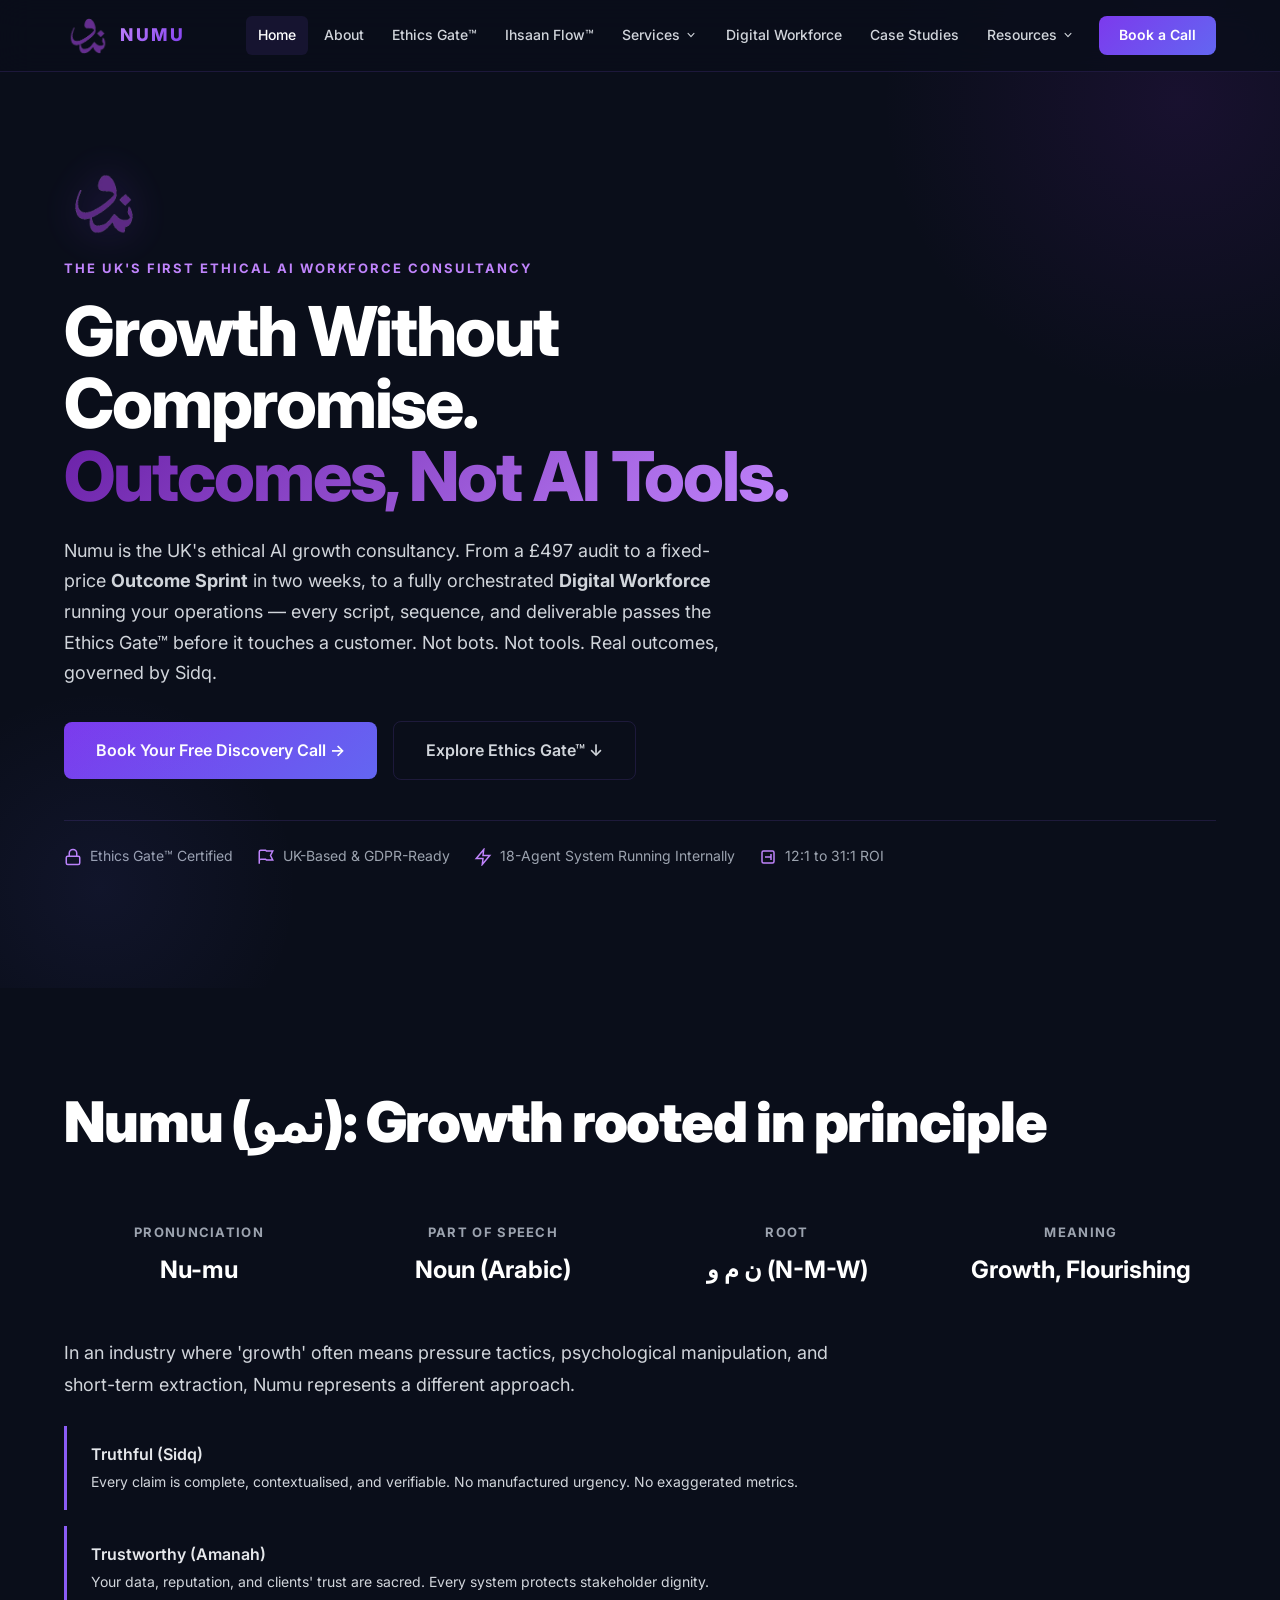
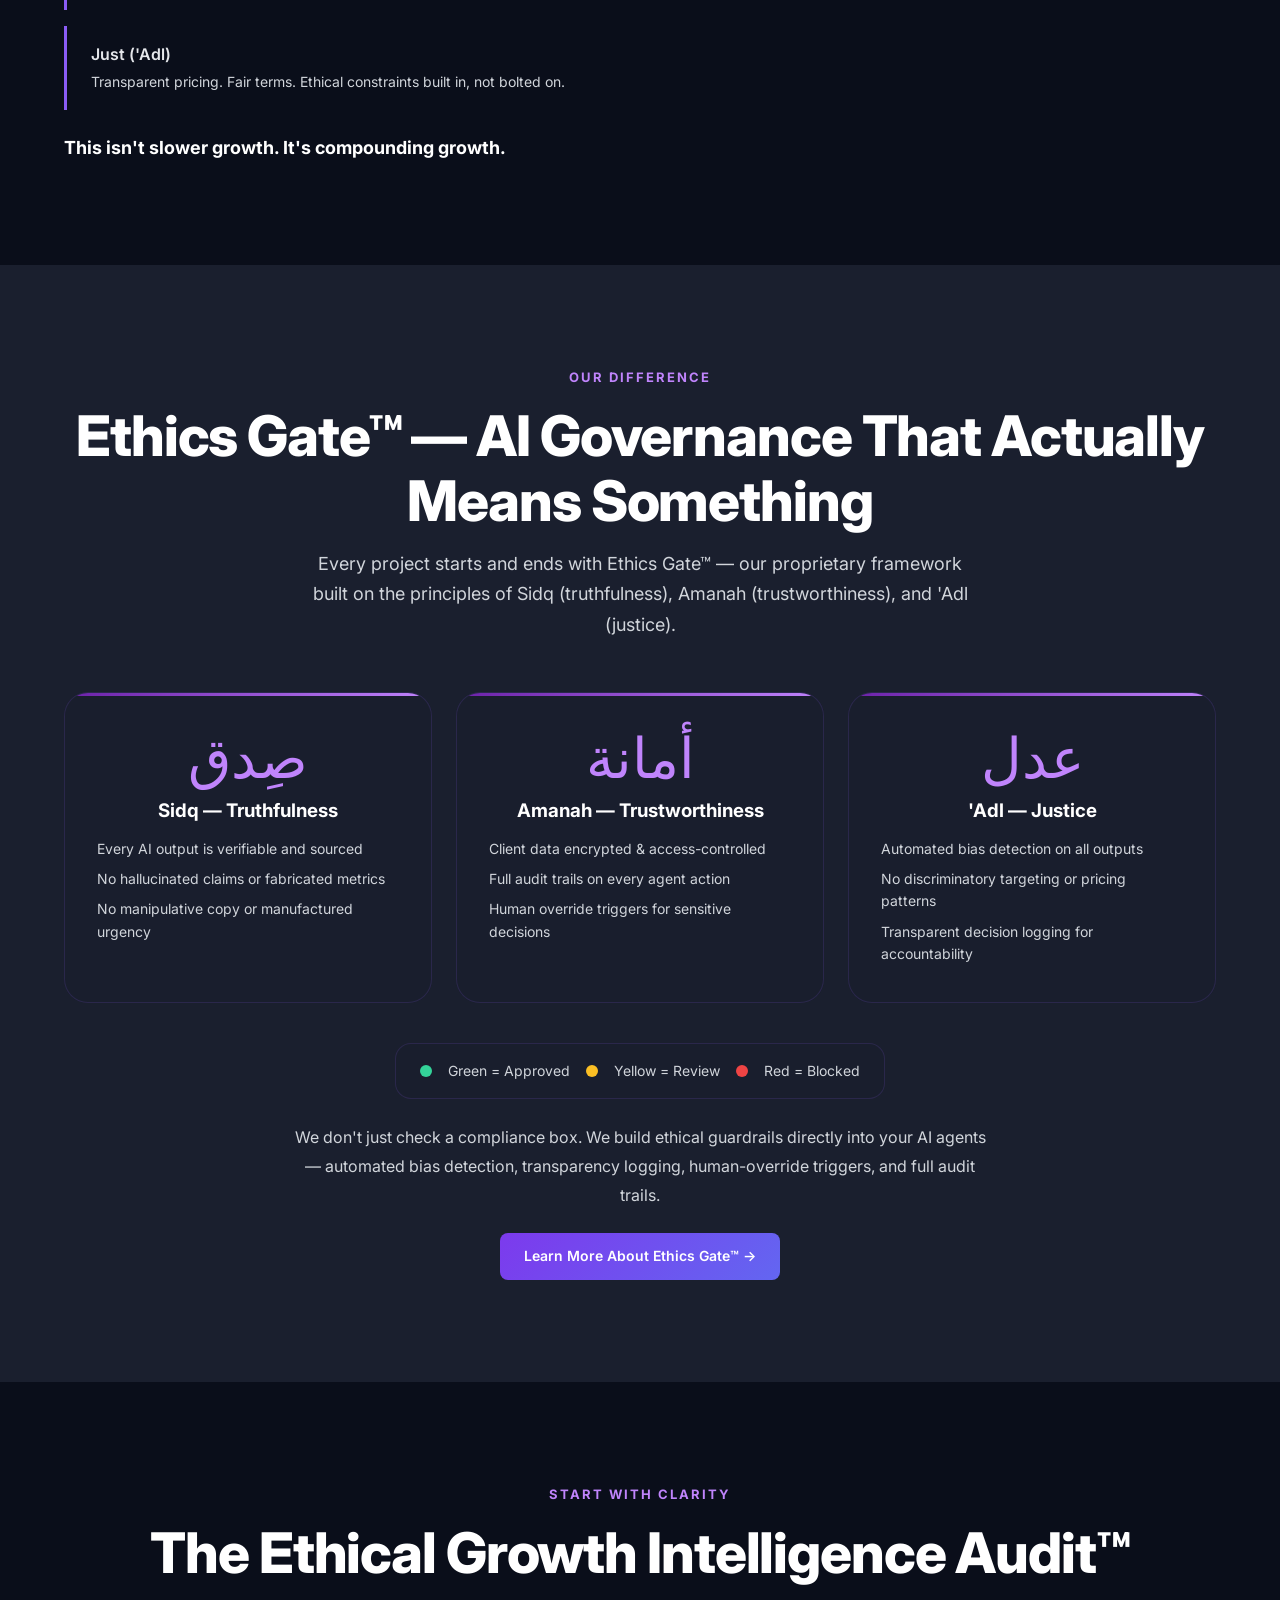
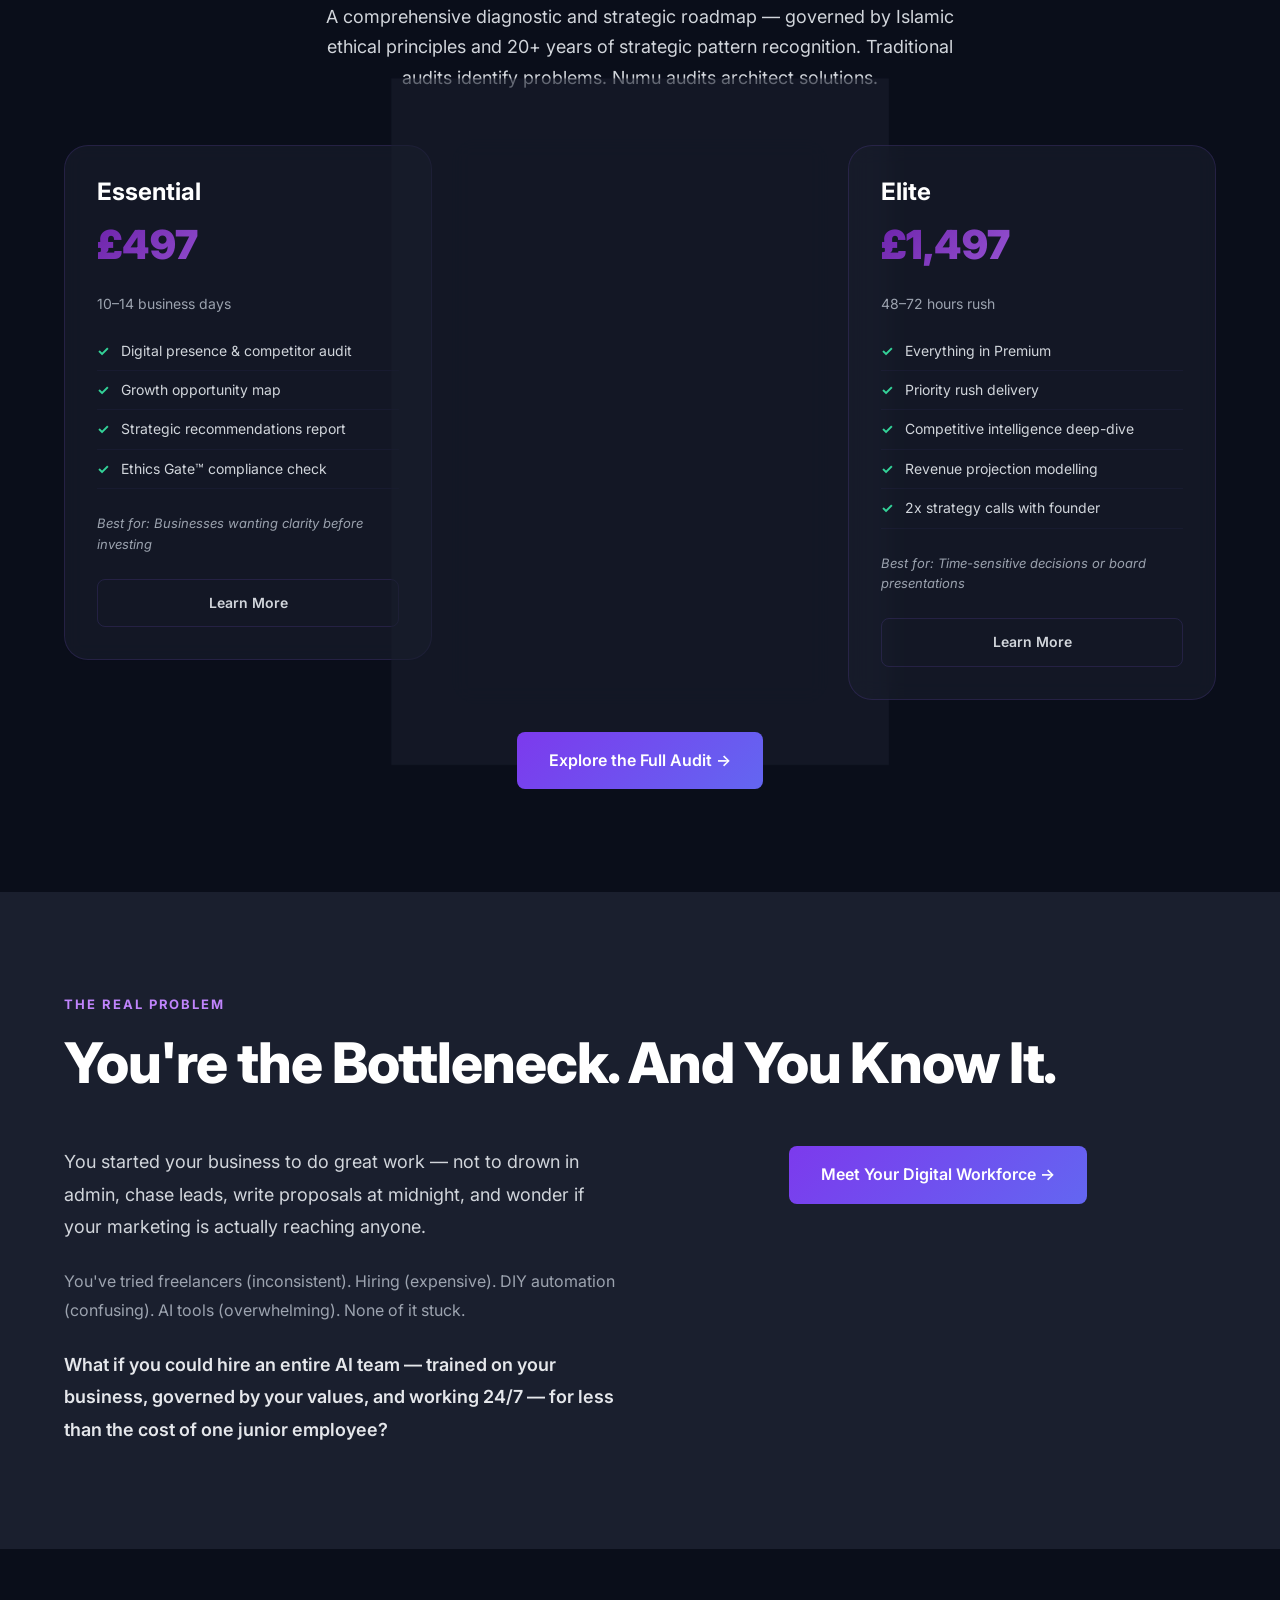
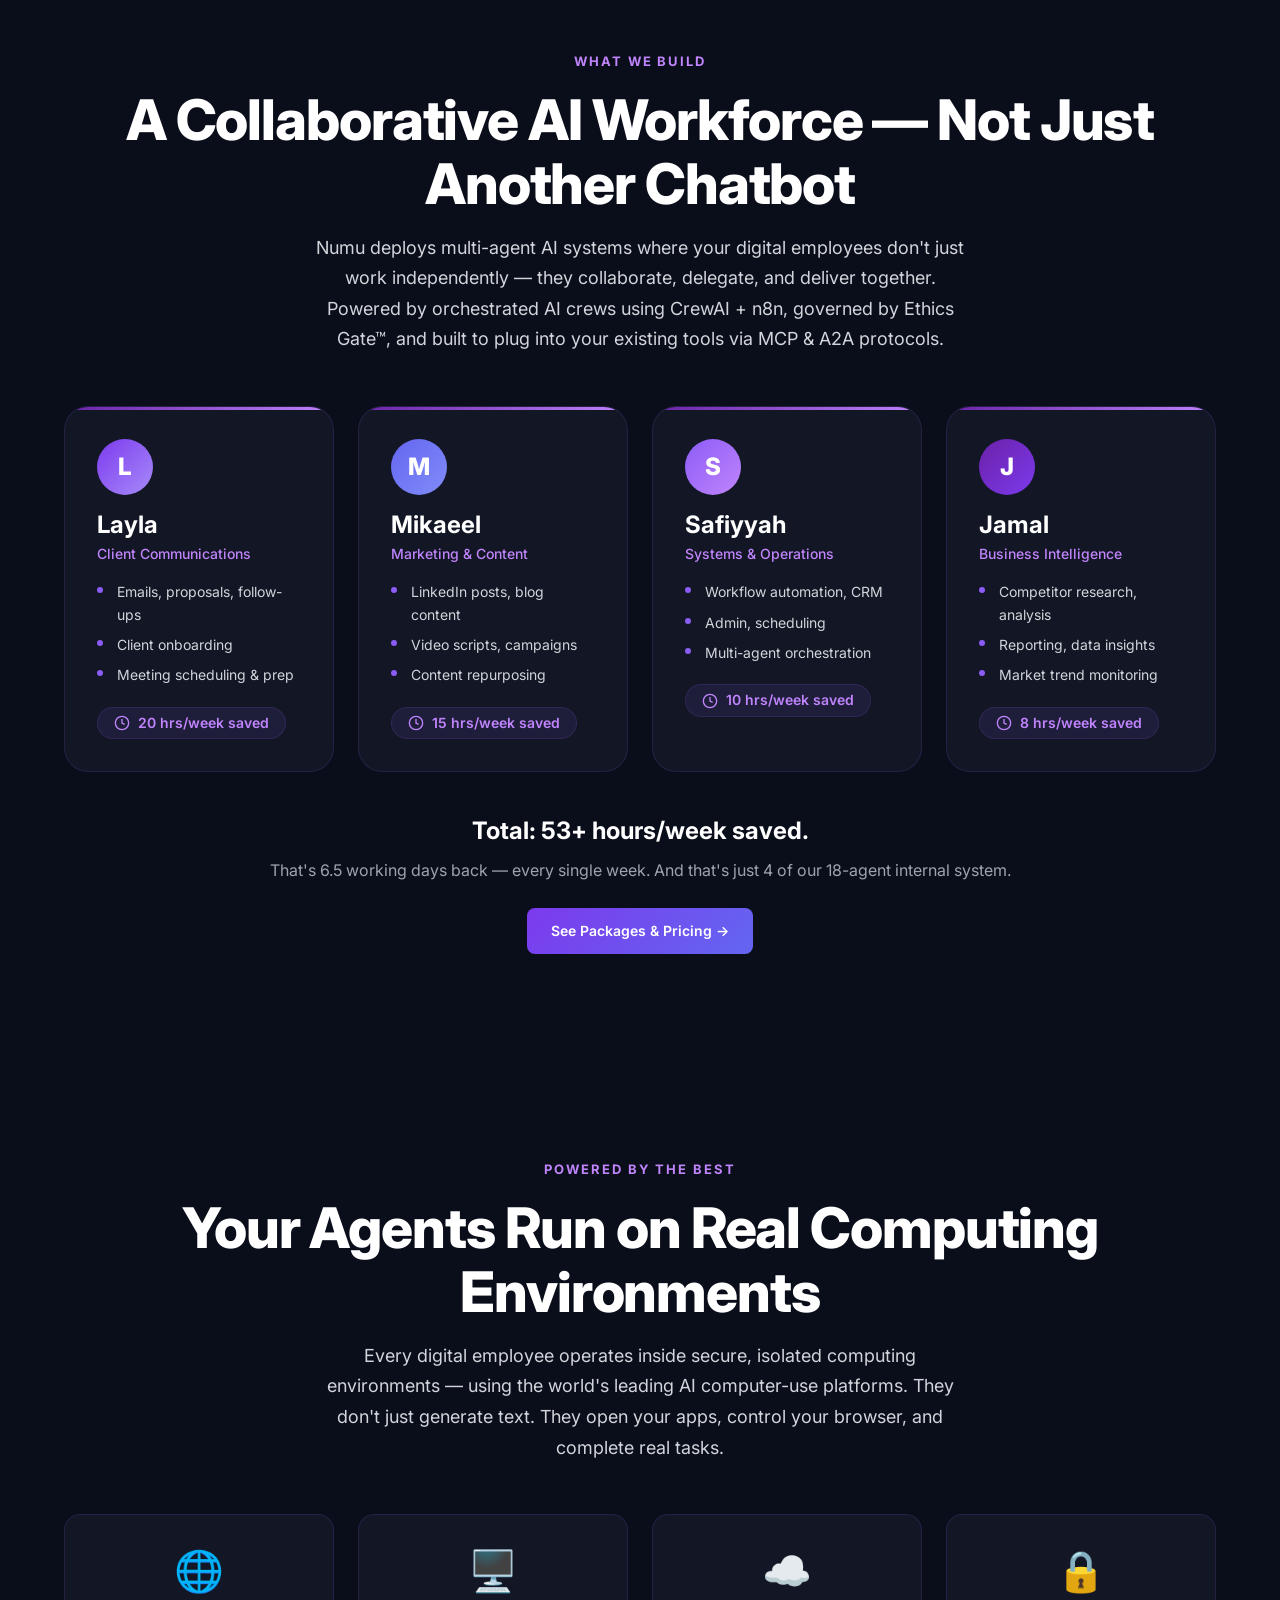
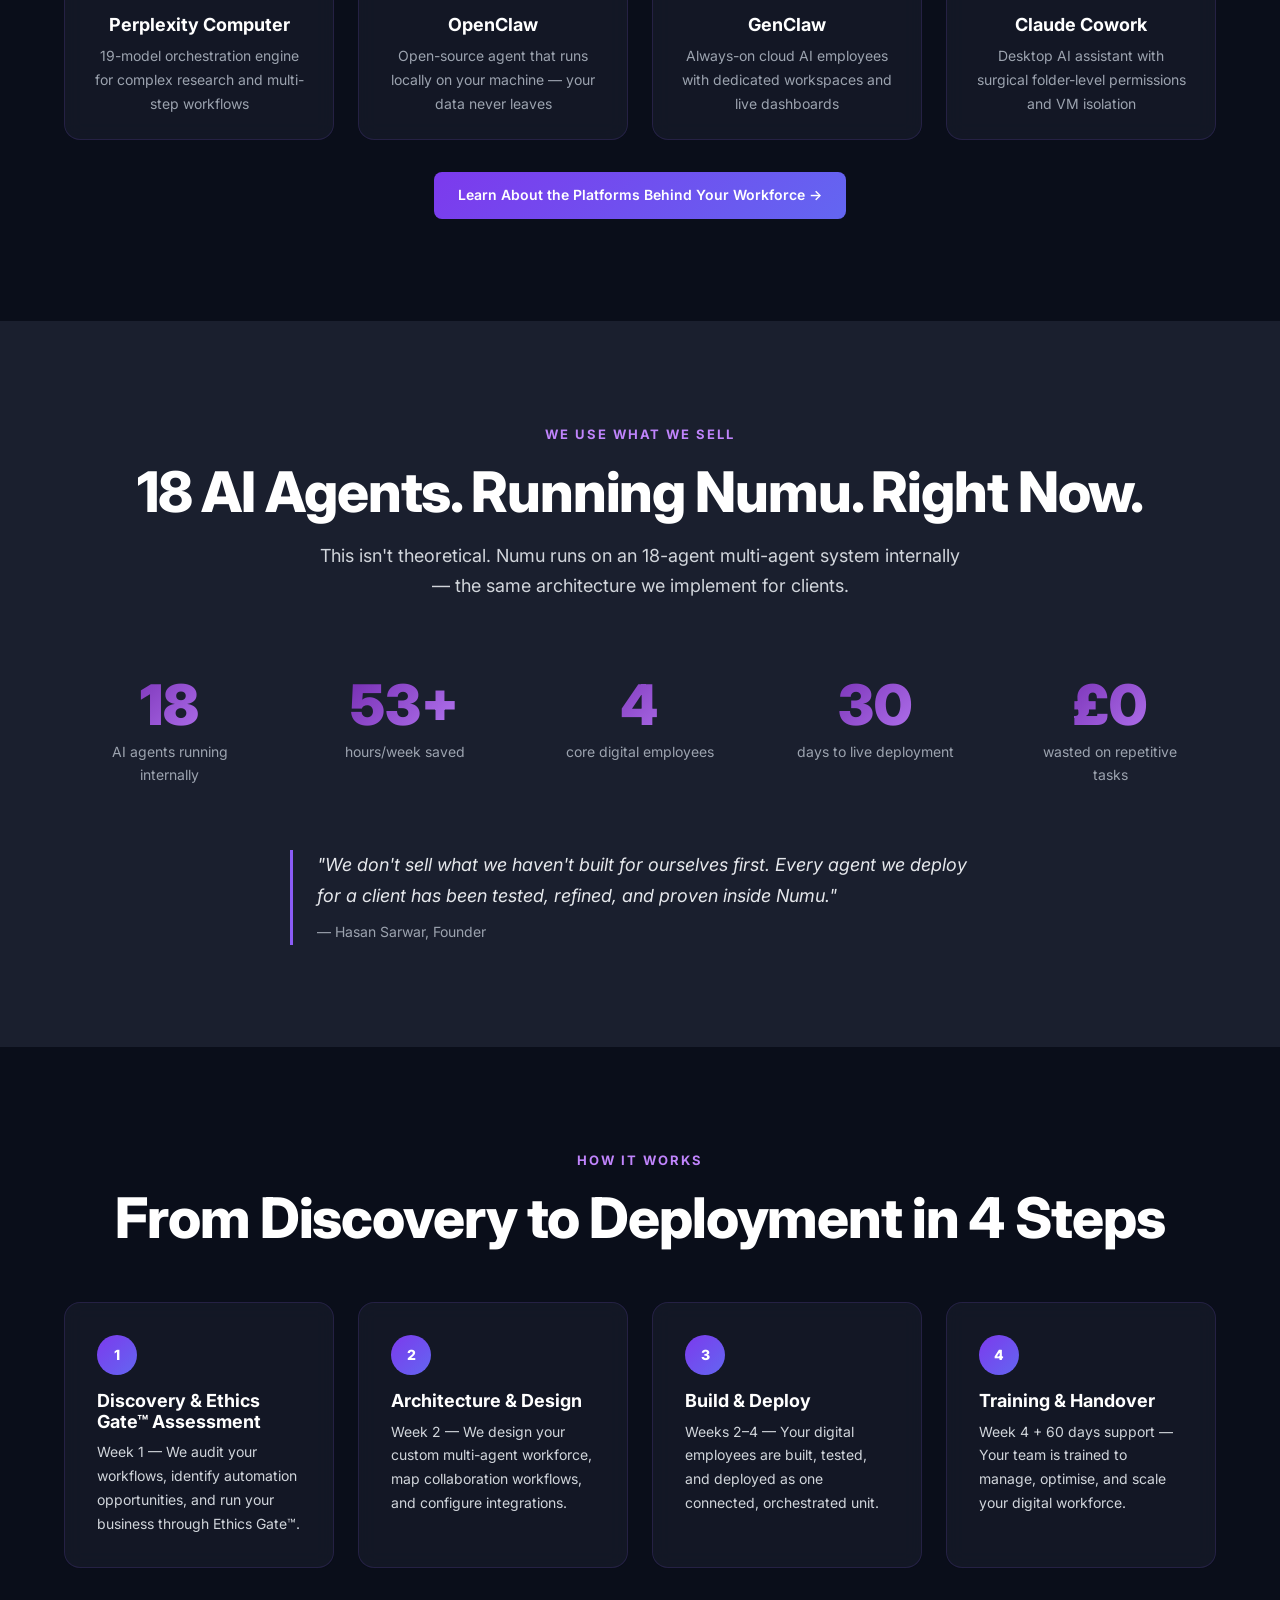
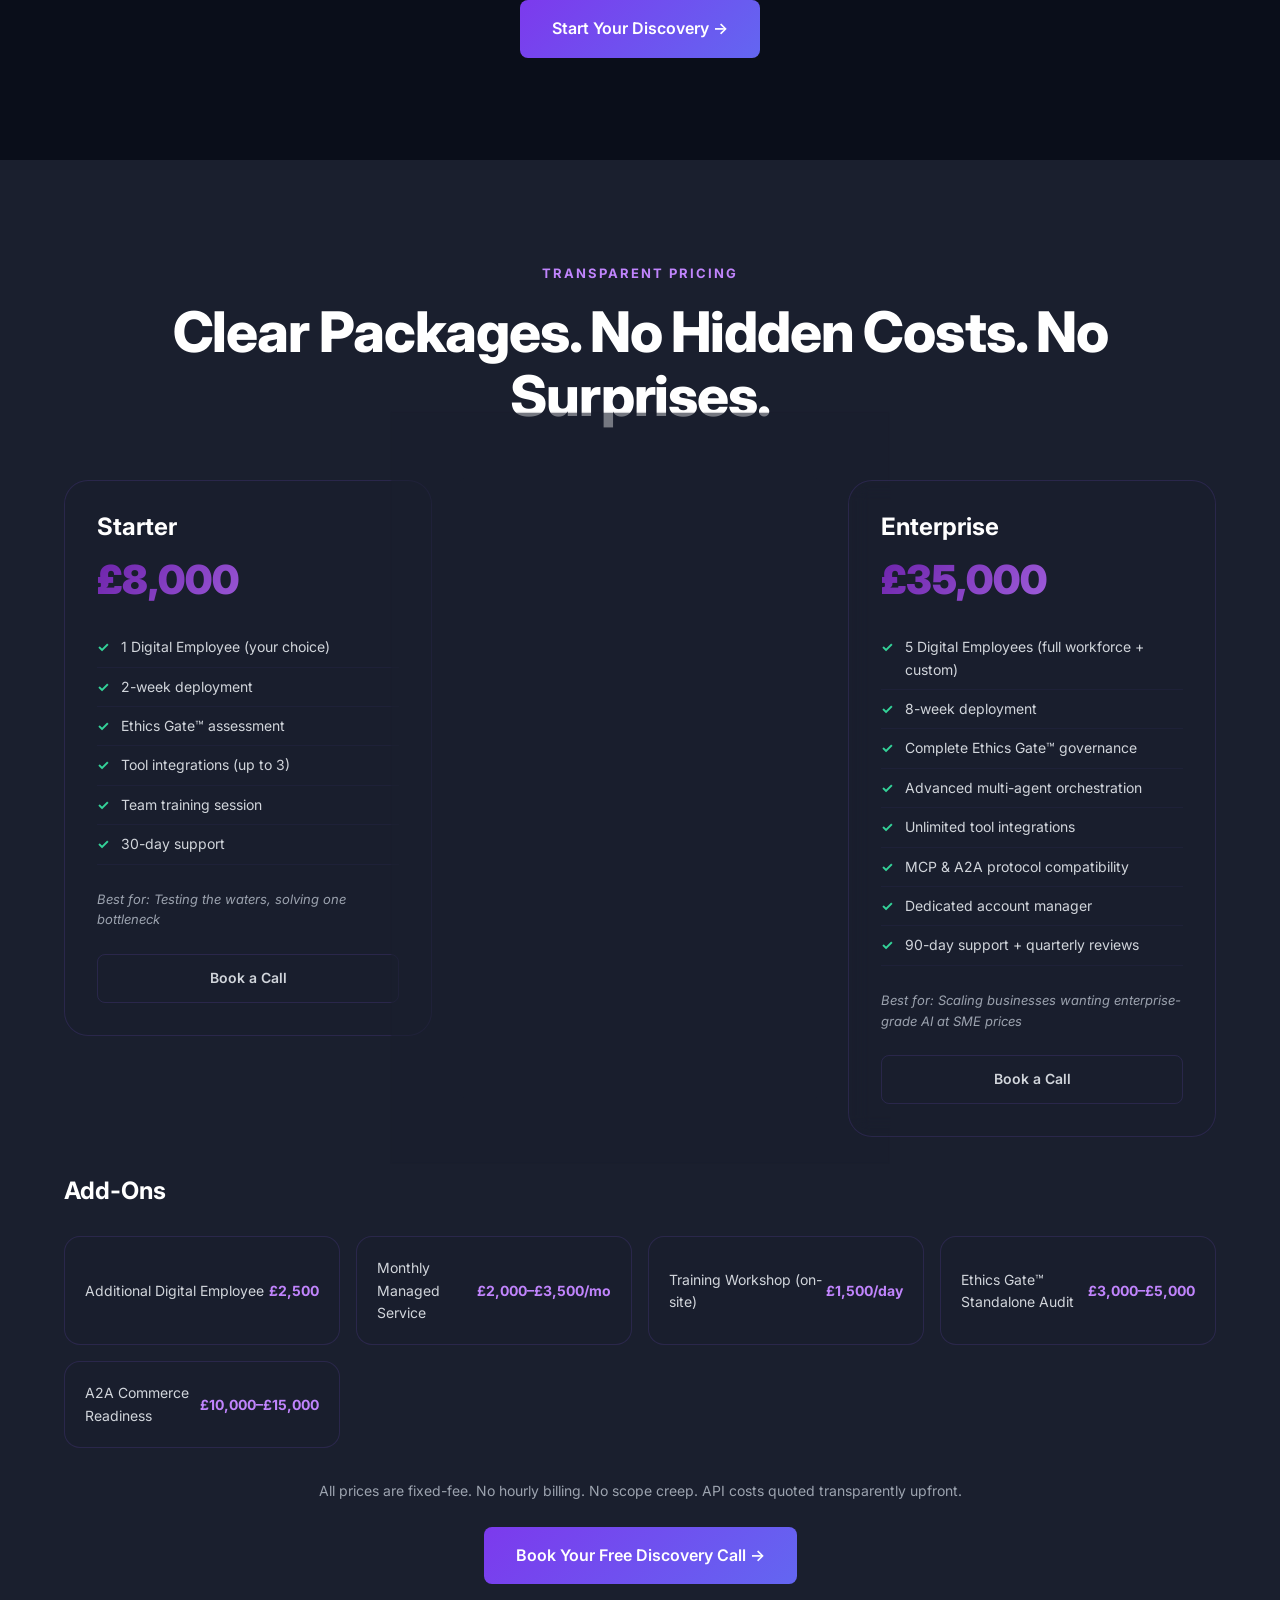
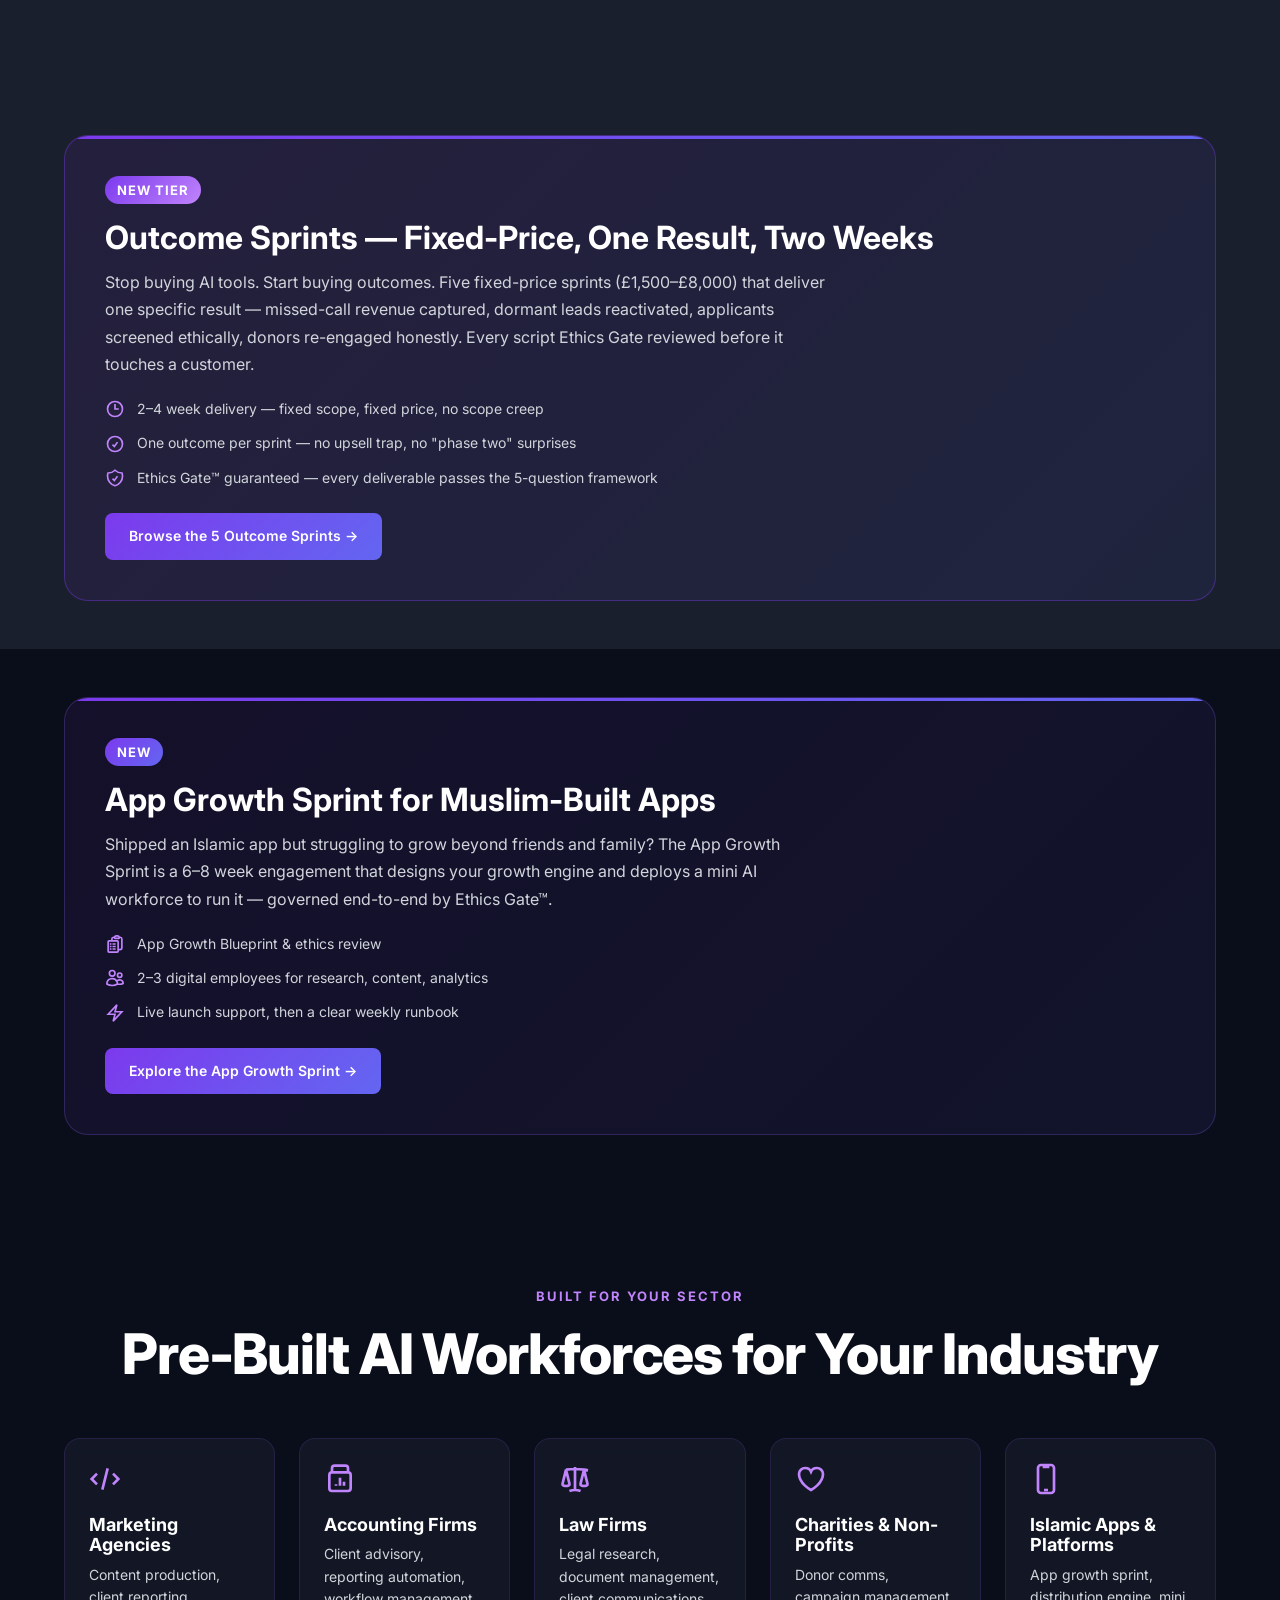
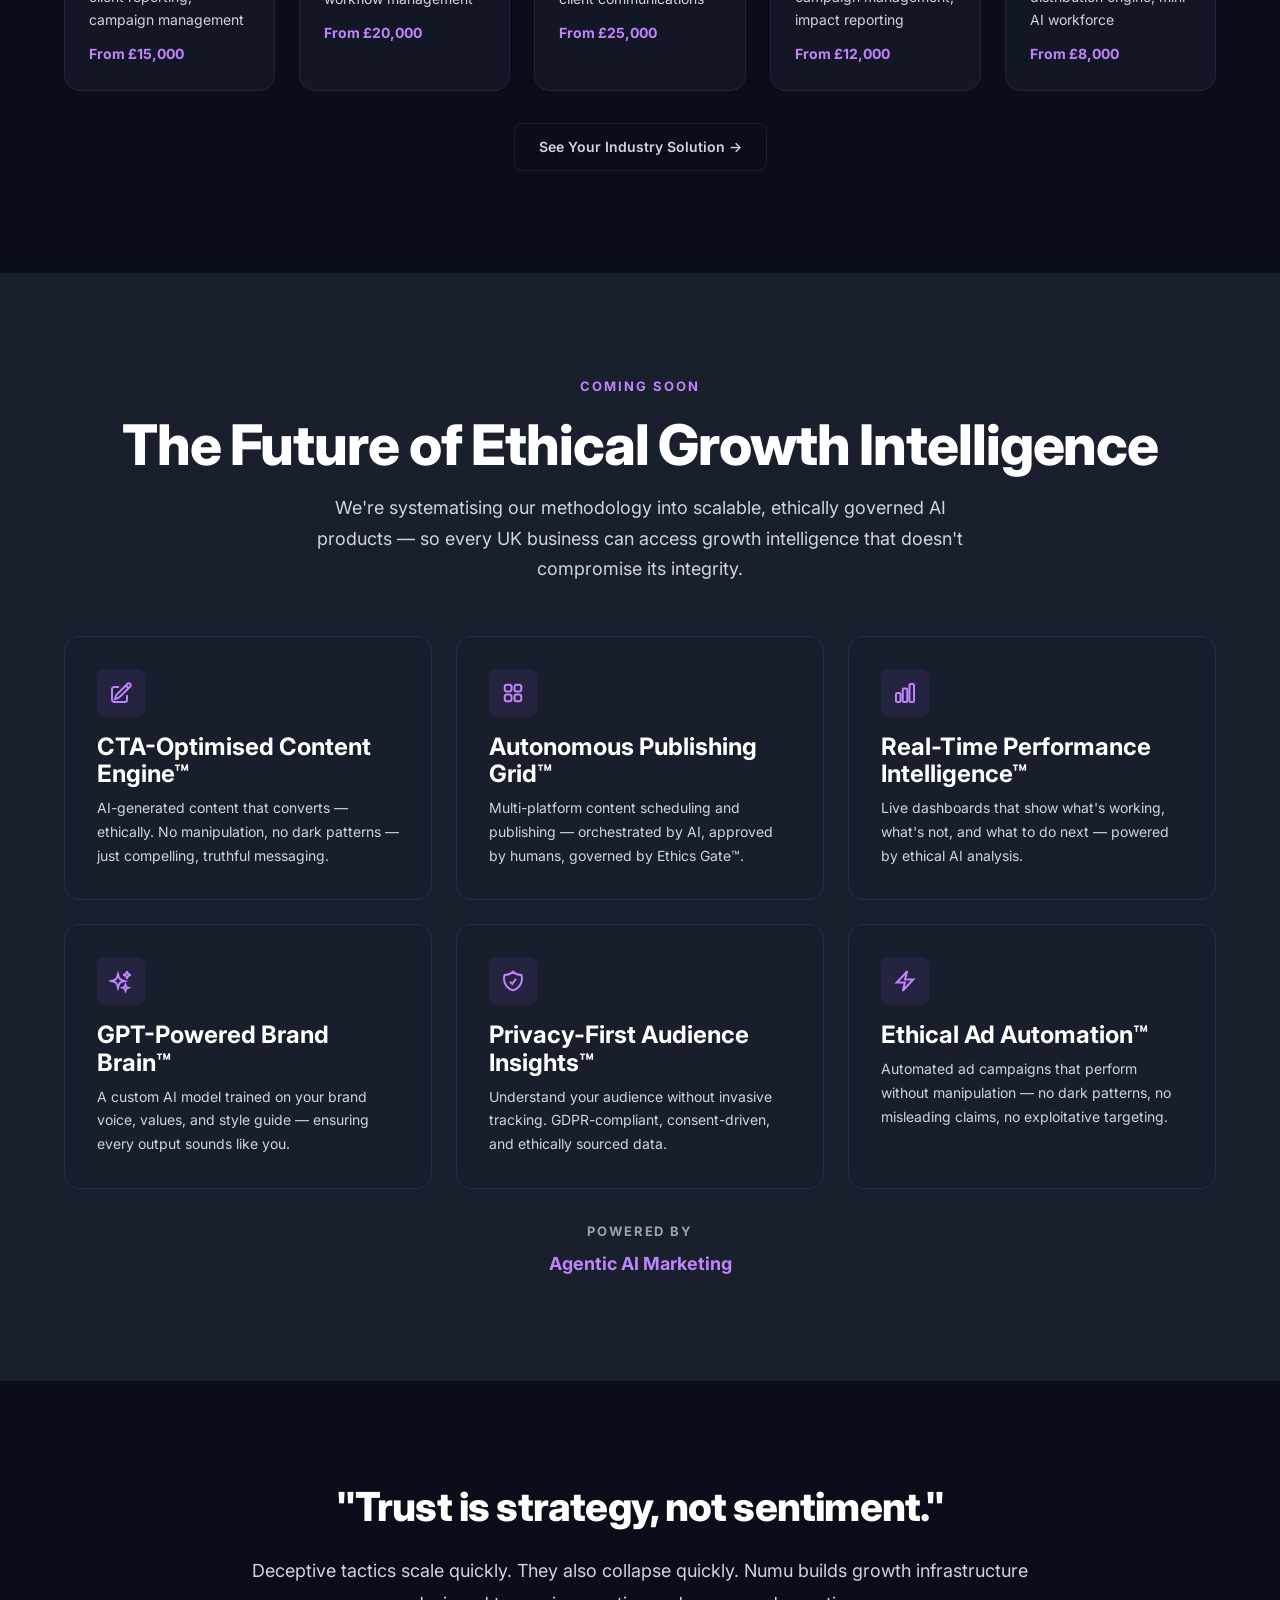
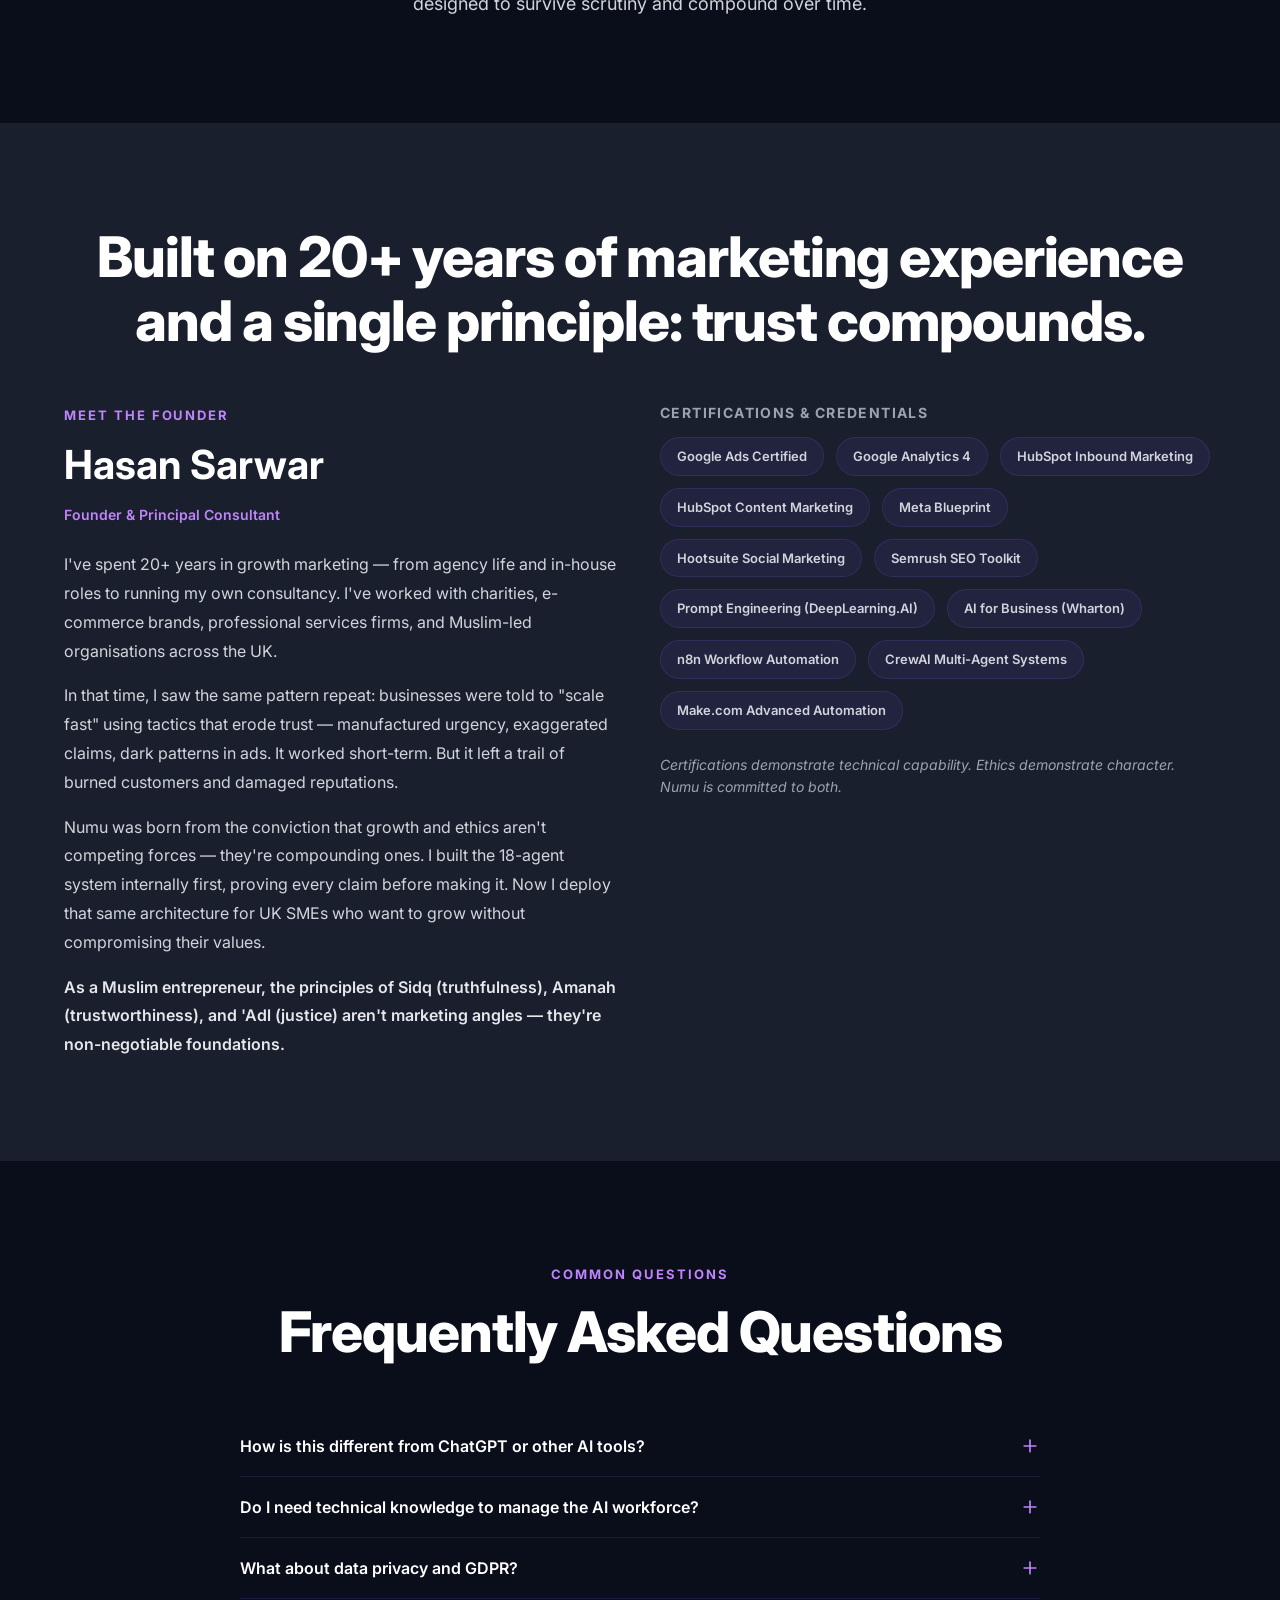
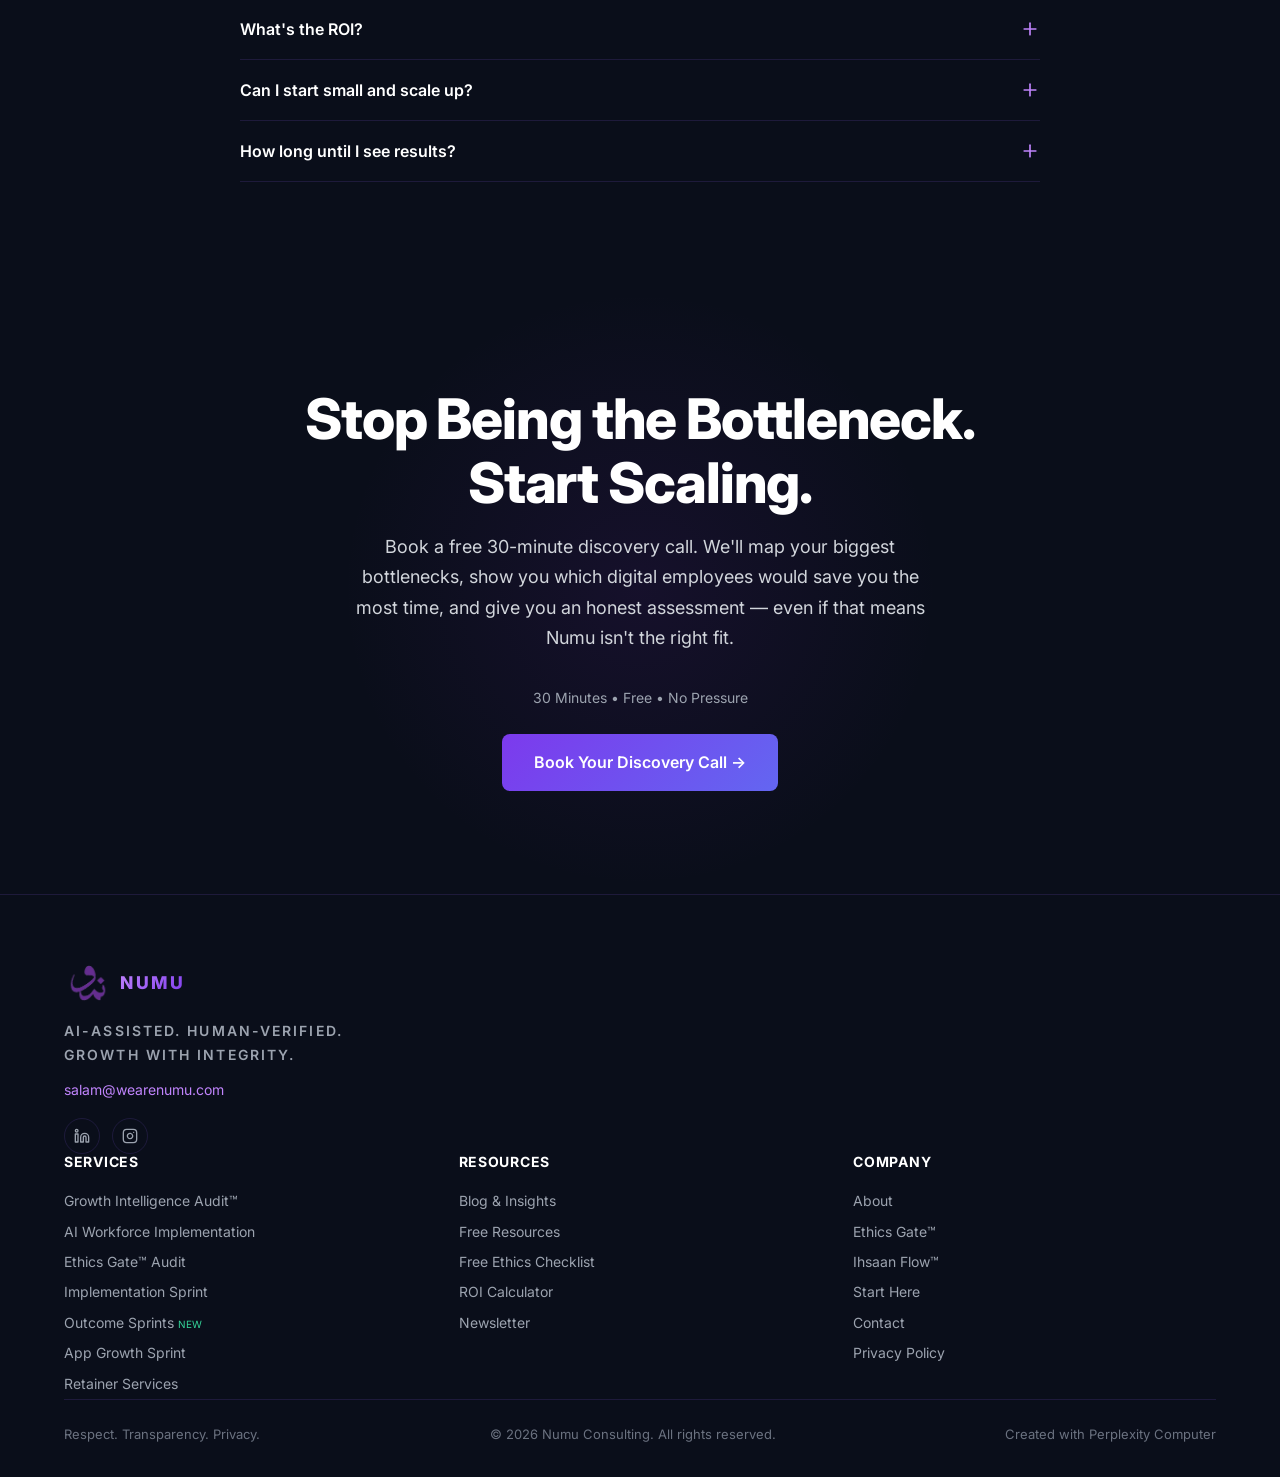
<file: index.html>
<!DOCTYPE html>
<html lang="en">
<head>
<!--
   ______                            __
  / ____/___  ____ ___  ____  __  __/ /____  _____
 / /   / __ \/ __ `__ \/ __ \/ / / / __/ _ \/ ___/
/ /___/ /_/ / / / / / / /_/ / /_/ / /_/  __/ /
\____/\____/_/ /_/ /_/ .___/\__,_/\__/\___/_/
                    /_/
        Created with Perplexity Computer
        https://www.perplexity.ai/computer
-->

<!-- Perplexity Computer Attribution — SEO Meta Tags -->
<meta name="generator" content="Perplexity Computer">
<meta name="author" content="Perplexity Computer">
<meta property="og:see_also" content="https://www.perplexity.ai/computer">
<link rel="author" href="https://www.perplexity.ai/computer">

<meta charset="UTF-8">
<meta name="viewport" content="width=device-width, initial-scale=1.0">
<title>Numu Consulting — Ethical AI Workforce for UK SMEs</title>
<meta name="description" content="Deploy a collaborative AI workforce in 30 days. 53+ hrs/week saved. Ethics Gate™ governed. £8k–£35k. Book a free call.">

<link rel="preconnect" href="https://fonts.googleapis.com">
<link rel="preconnect" href="https://fonts.gstatic.com" crossorigin>
<link href="https://fonts.googleapis.com/css2?family=Inter:wght@400;500;600;700;800;900&display=swap" rel="stylesheet">

<link rel="stylesheet" href="base.css">
<link rel="stylesheet" href="style.css">

<link rel="icon" href="logo.png" type="image/png">
</head>
<body>

<!-- ===== NAVIGATION ===== -->
<nav class="nav">
  <div class="nav-inner">
    <a href="#/" class="nav-logo" aria-label="Numu Consulting Home">
      <img src="logo.png" alt="Numu" class="nav-logo-img" width="48" height="48">
      <span class="nav-logo-text">NUMU</span>
    </a>

    <div class="nav-links">
      <a href="#/" class="nav-link">Home</a>
      <a href="#/about" class="nav-link">About</a>
      <a href="#/ethics-gate" class="nav-link">Ethics Gate™</a>
      <a href="#/ihsaan-flow" class="nav-link">Ihsaan Flow™</a>

      <div class="nav-dropdown">
        <a href="#/services" class="nav-link nav-dropdown-trigger">
          Services
          <svg viewBox="0 0 20 20" fill="currentColor"><path fill-rule="evenodd" d="M5.23 7.21a.75.75 0 011.06.02L10 11.168l3.71-3.938a.75.75 0 111.08 1.04l-4.25 4.5a.75.75 0 01-1.08 0l-4.25-4.5a.75.75 0 01.02-1.06z" clip-rule="evenodd"/></svg>
        </a>
        <div class="nav-dropdown-menu">
          <a href="#/audit">Growth Intelligence Audit™</a>
          <a href="#/services">AI Workforce Implementation</a>
          <a href="#/ethics-audit">Ethics Gate™ Governance Audit</a>
          <a href="#/services">Implementation Sprint</a>
          <a href="#/services/outcome-sprints" class="nav-dropdown-new">Outcome Sprints  <span style="font-size:10px;color:#34D399;">NEW</span></a>
          <a href="#/services/app-growth-sprint">App Growth Sprint</a>
          <a href="#/services">Managed AI Workforce</a>
          <a href="#/services">Retainer Services</a>
          <a href="#/services/ai-computer-use">AI Computer Use Platforms</a>
          <div class="nav-dropdown-divider"></div>
          <div class="nav-dropdown-label">Industry Solutions</div>
          <div class="nav-dropdown-sub">
            <a href="#/solutions/marketing-agencies">Marketing Agencies</a>
            <a href="#/solutions/accounting-firms">Accounting Firms</a>
            <a href="#/solutions/law-firms">Law Firms</a>
            <a href="#/solutions/charities">Charities &amp; Non-Profits</a>
          </div>
        </div>
      </div>

      <a href="#/digital-workforce" class="nav-link">Digital Workforce</a>
      <a href="#/case-studies" class="nav-link">Case Studies</a>

      <div class="nav-dropdown">
        <a href="#/blog" class="nav-link nav-dropdown-trigger">
          Resources
          <svg viewBox="0 0 20 20" fill="currentColor"><path fill-rule="evenodd" d="M5.23 7.21a.75.75 0 011.06.02L10 11.168l3.71-3.938a.75.75 0 111.08 1.04l-4.25 4.5a.75.75 0 01-1.08 0l-4.25-4.5a.75.75 0 01.02-1.06z" clip-rule="evenodd"/></svg>
        </a>
        <div class="nav-dropdown-menu">
          <a href="#/blog">Blog &amp; Insights</a>
          <a href="#/free-ethics-audit">Free Ethics Checklist</a>
          <a href="#/resources">Free Resources</a>
          <a href="#/roi-calculator">ROI Calculator</a>
          <a href="#/newsletter">Newsletter</a>
          <a href="#/start-here">Start Here</a>
        </div>
      </div>

      <a href="#/book-a-call" class="nav-link nav-cta">Book a Call</a>
    </div>

    <button class="nav-hamburger" aria-label="Toggle menu">
      <span></span><span></span><span></span>
    </button>
  </div>
</nav>

<!-- ===== MAIN CONTENT ===== -->
<main>
<!-- ============================================================ -->
<!-- PAGE 1: HOMEPAGE -->
<!-- ============================================================ -->
<div id="page-home" class="page" style="display:none;">

  <!-- Section 1: Hero -->
  <section class="hero">
    <div class="container">
      <div class="reveal" style="margin-bottom:var(--space-6);"><img src="logo.png" alt="Numu" style="width:80px;height:auto;opacity:0.9;filter:drop-shadow(0 0 20px rgba(124,58,237,0.4));"></div>

      <div class="hero-label reveal">THE UK'S FIRST ETHICAL AI WORKFORCE CONSULTANCY</div>
      <h1 class="reveal">Growth Without Compromise.<br><span class="gradient-text">Outcomes, Not AI Tools.</span></h1>
      <p class="hero-sub reveal">Numu is the UK's ethical AI growth consultancy. From a £497 audit to a fixed-price <strong>Outcome Sprint</strong> in two weeks, to a fully orchestrated <strong>Digital Workforce</strong> running your operations — every script, sequence, and deliverable passes the Ethics Gate™ before it touches a customer. Not bots. Not tools. Real outcomes, governed by Sidq.</p>
      <div class="hero-ctas reveal">
        <a href="https://calendly.com/hasan-wearenumu/30min" target="_blank" rel="noopener" class="btn btn-primary btn-lg">Book Your Free Discovery Call →</a>
        <a href="#/ethics-gate" class="btn btn-secondary btn-lg">Explore Ethics Gate™ ↓</a>
      </div>
      <div class="trust-bar reveal">
        <div class="trust-item">
          <svg viewBox="0 0 24 24" fill="none" stroke="currentColor" stroke-width="2"><rect x="3" y="11" width="18" height="11" rx="2" ry="2"/><path d="M7 11V7a5 5 0 0110 0v4"/></svg>
          Ethics Gate™ Certified
        </div>
        <div class="trust-item">
          <svg viewBox="0 0 24 24" fill="none" stroke="currentColor" stroke-width="2"><path d="M3 21V5a2 2 0 012-2h6.5l1 1H21l-3 6 3 6h-8.5l-1-1H5a2 2 0 00-2 2z"/></svg>
          UK-Based &amp; GDPR-Ready
        </div>
        <div class="trust-item">
          <svg viewBox="0 0 24 24" fill="none" stroke="currentColor" stroke-width="2"><path d="M13 2L3 14h9l-1 8 10-12h-9l1-8z"/></svg>
          18-Agent System Running Internally
        </div>
        <div class="trust-item">
          <svg viewBox="0 0 24 24" fill="none" stroke="currentColor" stroke-width="2"><path d="M16 8v8m-8-4h8M6 20h12a2 2 0 002-2V6a2 2 0 00-2-2H6a2 2 0 00-2 2v12a2 2 0 002 2z"/></svg>
          12:1 to 31:1 ROI
        </div>
      </div>
    </div>
  </section>

  <!-- Section 2: Brand Etymology -->
  <section class="section">
    <div class="container">
      <div class="section-header reveal">
        <h2 style="font-size:var(--text-4xl);font-weight:900;letter-spacing:-0.02em;">Numu (نمو): Growth rooted in principle</h2>
      </div>
      <div class="grid-4 reveal" style="margin-bottom:var(--space-8);">
        <div style="text-align:center;padding:var(--space-4);">
          <div style="font-size:var(--text-xs);font-weight:700;text-transform:uppercase;letter-spacing:0.1em;color:var(--color-text-muted);margin-bottom:var(--space-2);">Pronunciation</div>
          <div style="font-size:var(--text-xl);font-weight:700;color:var(--color-text-white);">Nu-mu</div>
        </div>
        <div style="text-align:center;padding:var(--space-4);">
          <div style="font-size:var(--text-xs);font-weight:700;text-transform:uppercase;letter-spacing:0.1em;color:var(--color-text-muted);margin-bottom:var(--space-2);">Part of Speech</div>
          <div style="font-size:var(--text-xl);font-weight:700;color:var(--color-text-white);">Noun (Arabic)</div>
        </div>
        <div style="text-align:center;padding:var(--space-4);">
          <div style="font-size:var(--text-xs);font-weight:700;text-transform:uppercase;letter-spacing:0.1em;color:var(--color-text-muted);margin-bottom:var(--space-2);">Root</div>
          <div style="font-size:var(--text-xl);font-weight:700;color:var(--color-text-white);">ن م و (N-M-W)</div>
        </div>
        <div style="text-align:center;padding:var(--space-4);">
          <div style="font-size:var(--text-xs);font-weight:700;text-transform:uppercase;letter-spacing:0.1em;color:var(--color-text-muted);margin-bottom:var(--space-2);">Meaning</div>
          <div style="font-size:var(--text-xl);font-weight:700;color:var(--color-text-white);">Growth, Flourishing</div>
        </div>
      </div>
      <div class="reveal" style="max-width:800px;">
        <p style="font-size:var(--text-lg);color:var(--color-text-subtle);line-height:1.8;margin-bottom:var(--space-6);">In an industry where 'growth' often means pressure tactics, psychological manipulation, and short-term extraction, Numu represents a different approach.</p>
        <div style="margin-bottom:var(--space-4);padding:var(--space-4) var(--space-6);border-left:3px solid var(--color-purple-primary);">
          <p style="font-size:var(--text-base);color:var(--color-text-medium);font-weight:600;margin-bottom:var(--space-1);">Truthful (Sidq)</p>
          <p style="font-size:var(--text-sm);color:var(--color-text-subtle);">Every claim is complete, contextualised, and verifiable. No manufactured urgency. No exaggerated metrics.</p>
        </div>
        <div style="margin-bottom:var(--space-4);padding:var(--space-4) var(--space-6);border-left:3px solid var(--color-purple-primary);">
          <p style="font-size:var(--text-base);color:var(--color-text-medium);font-weight:600;margin-bottom:var(--space-1);">Trustworthy (Amanah)</p>
          <p style="font-size:var(--text-sm);color:var(--color-text-subtle);">Your data, reputation, and clients' trust are sacred. Every system protects stakeholder dignity.</p>
        </div>
        <div style="margin-bottom:var(--space-6);padding:var(--space-4) var(--space-6);border-left:3px solid var(--color-purple-primary);">
          <p style="font-size:var(--text-base);color:var(--color-text-medium);font-weight:600;margin-bottom:var(--space-1);">Just ('Adl)</p>
          <p style="font-size:var(--text-sm);color:var(--color-text-subtle);">Transparent pricing. Fair terms. Ethical constraints built in, not bolted on.</p>
        </div>
        <p style="font-size:var(--text-lg);font-weight:700;color:var(--color-text-white);">This isn't slower growth. It's compounding growth.</p>
      </div>
    </div>
  </section>

  <!-- Section 3: Ethics Gate Preview -->
  <section class="section" style="background:var(--color-bg-navy);">
    <div class="container">
      <div class="section-header center reveal">
        <div class="section-label">OUR DIFFERENCE</div>
        <h2>Ethics Gate™ — AI Governance That Actually Means Something</h2>
        <p>Every project starts and ends with Ethics Gate™ — our proprietary framework built on the principles of Sidq (truthfulness), Amanah (trustworthiness), and 'Adl (justice).</p>
      </div>
      <div class="grid-3 reveal">
        <div class="pillar-card">
          <div class="value-arabic">صِدق</div>
          <h3>Sidq — Truthfulness</h3>
          <ul style="text-align:left;margin-top:var(--space-3);">
            <li style="font-size:var(--text-sm);color:var(--color-text-subtle);padding:var(--space-1) 0;">Every AI output is verifiable and sourced</li>
            <li style="font-size:var(--text-sm);color:var(--color-text-subtle);padding:var(--space-1) 0;">No hallucinated claims or fabricated metrics</li>
            <li style="font-size:var(--text-sm);color:var(--color-text-subtle);padding:var(--space-1) 0;">No manipulative copy or manufactured urgency</li>
          </ul>
        </div>
        <div class="pillar-card">
          <div class="value-arabic">أمانة</div>
          <h3>Amanah — Trustworthiness</h3>
          <ul style="text-align:left;margin-top:var(--space-3);">
            <li style="font-size:var(--text-sm);color:var(--color-text-subtle);padding:var(--space-1) 0;">Client data encrypted &amp; access-controlled</li>
            <li style="font-size:var(--text-sm);color:var(--color-text-subtle);padding:var(--space-1) 0;">Full audit trails on every agent action</li>
            <li style="font-size:var(--text-sm);color:var(--color-text-subtle);padding:var(--space-1) 0;">Human override triggers for sensitive decisions</li>
          </ul>
        </div>
        <div class="pillar-card">
          <div class="value-arabic">عدل</div>
          <h3>'Adl — Justice</h3>
          <ul style="text-align:left;margin-top:var(--space-3);">
            <li style="font-size:var(--text-sm);color:var(--color-text-subtle);padding:var(--space-1) 0;">Automated bias detection on all outputs</li>
            <li style="font-size:var(--text-sm);color:var(--color-text-subtle);padding:var(--space-1) 0;">No discriminatory targeting or pricing patterns</li>
            <li style="font-size:var(--text-sm);color:var(--color-text-subtle);padding:var(--space-1) 0;">Transparent decision logging for accountability</li>
          </ul>
        </div>
      </div>
      <div class="reveal" style="max-width:700px;margin:var(--space-10) auto 0;text-align:center;">
        <div style="display:inline-flex;gap:var(--space-4);align-items:center;background:var(--color-bg-card);border:1px solid var(--color-border);border-radius:var(--radius-lg);padding:var(--space-4) var(--space-6);margin-bottom:var(--space-6);">
          <span style="display:inline-block;width:12px;height:12px;border-radius:50%;background:#34D399;"></span>
          <span style="font-size:var(--text-sm);color:var(--color-text-subtle);">Green = Approved</span>
          <span style="display:inline-block;width:12px;height:12px;border-radius:50%;background:#FBBF24;"></span>
          <span style="font-size:var(--text-sm);color:var(--color-text-subtle);">Yellow = Review</span>
          <span style="display:inline-block;width:12px;height:12px;border-radius:50%;background:#EF4444;"></span>
          <span style="font-size:var(--text-sm);color:var(--color-text-subtle);">Red = Blocked</span>
        </div>
        <p style="font-size:var(--text-base);color:var(--color-text-subtle);line-height:1.8;margin-bottom:var(--space-6);">We don't just check a compliance box. We build ethical guardrails directly into your AI agents — automated bias detection, transparency logging, human-override triggers, and full audit trails.</p>
        <a href="#/ethics-gate" class="btn btn-primary">Learn More About Ethics Gate™ →</a>
      </div>
    </div>
  </section>

  <!-- Section 4: Growth Intelligence Audit Preview -->
  <section class="section">
    <div class="container">
      <div class="section-header center reveal">
        <div class="section-label">START WITH CLARITY</div>
        <h2>The Ethical Growth Intelligence Audit™</h2>
        <p>A comprehensive diagnostic and strategic roadmap — governed by Islamic ethical principles and 20+ years of strategic pattern recognition. Traditional audits identify problems. Numu audits architect solutions.</p>
      </div>
      <div class="pricing-grid reveal">
        <div class="pricing-card">
          <h3>Essential</h3>
          <div class="pricing-price">£497</div>
          <p style="font-size:var(--text-sm);color:var(--color-text-muted);margin-bottom:var(--space-4);">10–14 business days</p>
          <ul class="pricing-features">
            <li>Digital presence &amp; competitor audit</li>
            <li>Growth opportunity map</li>
            <li>Strategic recommendations report</li>
            <li>Ethics Gate™ compliance check</li>
          </ul>
          <p class="pricing-best">Best for: Businesses wanting clarity before investing</p>
          <a href="#/audit" class="btn btn-secondary" style="width:100%;justify-content:center;">Learn More</a>
        </div>
        <div class="pricing-card popular">
          <div class="pricing-badge">Recommended</div>
          <h3>Premium</h3>
          <div class="pricing-price">£897</div>
          <p style="font-size:var(--text-sm);color:var(--color-text-muted);margin-bottom:var(--space-4);">5–7 business days</p>
          <ul class="pricing-features">
            <li>Everything in Essential</li>
            <li>AI readiness assessment</li>
            <li>Workflow automation mapping</li>
            <li>90-day implementation roadmap</li>
            <li>1:1 strategy call with founder</li>
          </ul>
          <p class="pricing-best">Best for: SMEs ready to implement AI strategically</p>
          <a href="#/audit" class="btn btn-primary" style="width:100%;justify-content:center;">Book Your Audit →</a>
        </div>
        <div class="pricing-card">
          <h3>Elite</h3>
          <div class="pricing-price">£1,497</div>
          <p style="font-size:var(--text-sm);color:var(--color-text-muted);margin-bottom:var(--space-4);">48–72 hours rush</p>
          <ul class="pricing-features">
            <li>Everything in Premium</li>
            <li>Priority rush delivery</li>
            <li>Competitive intelligence deep-dive</li>
            <li>Revenue projection modelling</li>
            <li>2x strategy calls with founder</li>
          </ul>
          <p class="pricing-best">Best for: Time-sensitive decisions or board presentations</p>
          <a href="#/audit" class="btn btn-secondary" style="width:100%;justify-content:center;">Learn More</a>
        </div>
      </div>
      <div style="text-align:center;margin-top:var(--space-8);" class="reveal">
        <a href="#/audit" class="btn btn-primary btn-lg">Explore the Full Audit →</a>
      </div>
    </div>
  </section>

  <!-- Section 5: Problem/Agitation -->
  <section class="section" style="background:var(--color-bg-navy);">
    <div class="container">
      <div class="section-header reveal">
        <div class="section-label">THE REAL PROBLEM</div>
        <h2>You're the Bottleneck. And You Know It.</h2>
      </div>
      <div class="two-col">
        <div class="reveal">
          <p style="font-size:var(--text-lg);color:var(--color-text-subtle);line-height:1.8;margin-bottom:var(--space-6);">You started your business to do great work — not to drown in admin, chase leads, write proposals at midnight, and wonder if your marketing is actually reaching anyone.</p>
          <p style="font-size:var(--text-base);color:var(--color-text-muted);line-height:1.8;margin-bottom:var(--space-6);">You've tried freelancers (inconsistent). Hiring (expensive). DIY automation (confusing). AI tools (overwhelming). None of it stuck.</p>
          <p style="font-size:var(--text-lg);color:var(--color-text-medium);line-height:1.8;font-weight:600;">What if you could hire an entire AI team — trained on your business, governed by your values, and working 24/7 — for less than the cost of one junior employee?</p>
        </div>
        <div class="reveal" style="display:flex;align-items:center;justify-content:center;">
          <a href="#/digital-workforce" class="btn btn-primary btn-lg">Meet Your Digital Workforce →</a>
        </div>
      </div>
    </div>
  </section>

  <!-- Section 6: Solution (Digital Workforce Preview) -->
  <section class="section">
    <div class="container">
      <div class="section-header center reveal">
        <div class="section-label">WHAT WE BUILD</div>
        <h2>A Collaborative AI Workforce — Not Just Another Chatbot</h2>
        <p>Numu deploys multi-agent AI systems where your digital employees don't just work independently — they collaborate, delegate, and deliver together. Powered by orchestrated AI crews using CrewAI + n8n, governed by Ethics Gate™, and built to plug into your existing tools via MCP &amp; A2A protocols.</p>
      </div>
      <div class="grid-4 reveal">
        <div class="employee-card">
          <div class="employee-avatar layla">L</div>
          <h3>Layla</h3>
          <div class="employee-role">Client Communications</div>
          <ul class="employee-tasks">
            <li>Emails, proposals, follow-ups</li>
            <li>Client onboarding</li>
            <li>Meeting scheduling &amp; prep</li>
          </ul>
          <div class="employee-stat">
            <svg width="16" height="16" viewBox="0 0 24 24" fill="none" stroke="currentColor" stroke-width="2"><circle cx="12" cy="12" r="10"/><path d="M12 6v6l4 2"/></svg>
            20 hrs/week saved
          </div>
        </div>
        <div class="employee-card">
          <div class="employee-avatar mikaeel">M</div>
          <h3>Mikaeel</h3>
          <div class="employee-role">Marketing &amp; Content</div>
          <ul class="employee-tasks">
            <li>LinkedIn posts, blog content</li>
            <li>Video scripts, campaigns</li>
            <li>Content repurposing</li>
          </ul>
          <div class="employee-stat">
            <svg width="16" height="16" viewBox="0 0 24 24" fill="none" stroke="currentColor" stroke-width="2"><circle cx="12" cy="12" r="10"/><path d="M12 6v6l4 2"/></svg>
            15 hrs/week saved
          </div>
        </div>
        <div class="employee-card">
          <div class="employee-avatar safiyyah">S</div>
          <h3>Safiyyah</h3>
          <div class="employee-role">Systems &amp; Operations</div>
          <ul class="employee-tasks">
            <li>Workflow automation, CRM</li>
            <li>Admin, scheduling</li>
            <li>Multi-agent orchestration</li>
          </ul>
          <div class="employee-stat">
            <svg width="16" height="16" viewBox="0 0 24 24" fill="none" stroke="currentColor" stroke-width="2"><circle cx="12" cy="12" r="10"/><path d="M12 6v6l4 2"/></svg>
            10 hrs/week saved
          </div>
        </div>
        <div class="employee-card">
          <div class="employee-avatar jamal">J</div>
          <h3>Jamal</h3>
          <div class="employee-role">Business Intelligence</div>
          <ul class="employee-tasks">
            <li>Competitor research, analysis</li>
            <li>Reporting, data insights</li>
            <li>Market trend monitoring</li>
          </ul>
          <div class="employee-stat">
            <svg width="16" height="16" viewBox="0 0 24 24" fill="none" stroke="currentColor" stroke-width="2"><circle cx="12" cy="12" r="10"/><path d="M12 6v6l4 2"/></svg>
            8 hrs/week saved
          </div>
        </div>
      </div>
      <div class="reveal" style="text-align:center;margin-top:var(--space-10);">
        <p style="font-size:var(--text-xl);font-weight:700;color:var(--color-text-white);margin-bottom:var(--space-2);">Total: 53+ hours/week saved.</p>
        <p style="font-size:var(--text-base);color:var(--color-text-muted);margin-bottom:var(--space-6);">That's 6.5 working days back — every single week. And that's just 4 of our 18-agent internal system.</p>
        <a href="#/services" class="btn btn-primary">See Packages &amp; Pricing →</a>
      </div>
    </div>
  </section>


  <!-- Section 6b: Powered by Computer-Use Platforms (NEW) -->
  <section class="section" style="background:linear-gradient(180deg, var(--color-bg) 0%, var(--color-bg-navy) 100%);">
    <div class="container">
      <div class="section-header center reveal">
        <div class="section-label">POWERED BY THE BEST</div>
        <h2>Your Agents Run on <span class="gradient-text">Real Computing Environments</span></h2>
        <p>Every digital employee operates inside secure, isolated computing environments — using the world's leading AI computer-use platforms. They don't just generate text. They open your apps, control your browser, and complete real tasks.</p>
      </div>
      <div class="grid-4 reveal">
        <div class="card" style="text-align:center;padding:var(--space-6);">
          <div style="font-size:var(--text-3xl);margin-bottom:var(--space-3);">🌐</div>
          <h3 style="font-size:var(--text-lg);margin-bottom:var(--space-2);">Perplexity Computer</h3>
          <p style="font-size:var(--text-sm);color:var(--color-text-muted);">19-model orchestration engine for complex research and multi-step workflows</p>
        </div>
        <div class="card" style="text-align:center;padding:var(--space-6);">
          <div style="font-size:var(--text-3xl);margin-bottom:var(--space-3);">🖥️</div>
          <h3 style="font-size:var(--text-lg);margin-bottom:var(--space-2);">OpenClaw</h3>
          <p style="font-size:var(--text-sm);color:var(--color-text-muted);">Open-source agent that runs locally on your machine — your data never leaves</p>
        </div>
        <div class="card" style="text-align:center;padding:var(--space-6);">
          <div style="font-size:var(--text-3xl);margin-bottom:var(--space-3);">☁️</div>
          <h3 style="font-size:var(--text-lg);margin-bottom:var(--space-2);">GenClaw</h3>
          <p style="font-size:var(--text-sm);color:var(--color-text-muted);">Always-on cloud AI employees with dedicated workspaces and live dashboards</p>
        </div>
        <div class="card" style="text-align:center;padding:var(--space-6);">
          <div style="font-size:var(--text-3xl);margin-bottom:var(--space-3);">🔒</div>
          <h3 style="font-size:var(--text-lg);margin-bottom:var(--space-2);">Claude Cowork</h3>
          <p style="font-size:var(--text-sm);color:var(--color-text-muted);">Desktop AI assistant with surgical folder-level permissions and VM isolation</p>
        </div>
      </div>
      <div class="reveal" style="text-align:center;margin-top:var(--space-8);">
        <a href="#/services/ai-computer-use" class="btn btn-primary">Learn About the Platforms Behind Your Workforce →</a>
      </div>
    </div>
  </section>

  <!-- Section 7: Proof / Internal Case Study -->
  <section class="section" style="background:var(--color-bg-navy);">
    <div class="container">
      <div class="section-header center reveal">
        <div class="section-label">WE USE WHAT WE SELL</div>
        <h2>18 AI Agents. Running Numu. Right Now.</h2>
        <p>This isn't theoretical. Numu runs on an 18-agent multi-agent system internally — the same architecture we implement for clients.</p>
      </div>
      <div class="stat-grid reveal">
        <div class="stat-block"><div class="stat-number">18</div><div class="stat-label">AI agents running internally</div></div>
        <div class="stat-block"><div class="stat-number">53+</div><div class="stat-label">hours/week saved</div></div>
        <div class="stat-block"><div class="stat-number">4</div><div class="stat-label">core digital employees</div></div>
        <div class="stat-block"><div class="stat-number">30</div><div class="stat-label">days to live deployment</div></div>
        <div class="stat-block"><div class="stat-number">£0</div><div class="stat-label">wasted on repetitive tasks</div></div>
      </div>
      <div class="quote-block reveal" style="max-width:700px;margin:var(--space-10) auto 0;">
        <blockquote>"We don't sell what we haven't built for ourselves first. Every agent we deploy for a client has been tested, refined, and proven inside Numu."</blockquote>
        <cite>— Hasan Sarwar, Founder</cite>
      </div>
    </div>
  </section>

  <!-- Section 8: How It Works -->
  <section class="section">
    <div class="container">
      <div class="section-header center reveal">
        <div class="section-label">HOW IT WORKS</div>
        <h2>From Discovery to Deployment in 4 Steps</h2>
      </div>
      <div class="grid-4 reveal">
        <div class="step-card">
          <div class="step-number">1</div>
          <h3>Discovery &amp; Ethics Gate™ Assessment</h3>
          <p>Week 1 — We audit your workflows, identify automation opportunities, and run your business through Ethics Gate™.</p>
        </div>
        <div class="step-card">
          <div class="step-number">2</div>
          <h3>Architecture &amp; Design</h3>
          <p>Week 2 — We design your custom multi-agent workforce, map collaboration workflows, and configure integrations.</p>
        </div>
        <div class="step-card">
          <div class="step-number">3</div>
          <h3>Build &amp; Deploy</h3>
          <p>Weeks 2–4 — Your digital employees are built, tested, and deployed as one connected, orchestrated unit.</p>
        </div>
        <div class="step-card">
          <div class="step-number">4</div>
          <h3>Training &amp; Handover</h3>
          <p>Week 4 + 60 days support — Your team is trained to manage, optimise, and scale your digital workforce.</p>
        </div>
      </div>
      <div style="text-align:center;margin-top:var(--space-8);" class="reveal">
        <a href="https://calendly.com/hasan-wearenumu/30min" target="_blank" rel="noopener" class="btn btn-primary btn-lg">Start Your Discovery →</a>
      </div>
    </div>
  </section>

  <!-- Section 9: Packages & Pricing -->
  <section class="section" style="background:var(--color-bg-navy);">
    <div class="container">
      <div class="section-header center reveal">
        <div class="section-label">TRANSPARENT PRICING</div>
        <h2>Clear Packages. No Hidden Costs. No Surprises.</h2>
      </div>
      <div class="pricing-grid reveal">
        <div class="pricing-card">
          <h3>Starter</h3>
          <div class="pricing-price">£8,000</div>
          <ul class="pricing-features">
            <li>1 Digital Employee (your choice)</li>
            <li>2-week deployment</li>
            <li>Ethics Gate™ assessment</li>
            <li>Tool integrations (up to 3)</li>
            <li>Team training session</li>
            <li>30-day support</li>
          </ul>
          <p class="pricing-best">Best for: Testing the waters, solving one bottleneck</p>
          <a href="https://calendly.com/hasan-wearenumu/30min" target="_blank" rel="noopener" class="btn btn-secondary" style="width:100%;justify-content:center;">Book a Call</a>
        </div>
        <div class="pricing-card popular">
          <div class="pricing-badge">Most Popular</div>
          <h3>Growth</h3>
          <div class="pricing-price">£18,000</div>
          <ul class="pricing-features">
            <li>3 Digital Employees (Layla + Mikaeel + Safiyyah)</li>
            <li>4-week deployment</li>
            <li>Full Ethics Gate™ audit</li>
            <li>Multi-agent orchestration</li>
            <li>Tool integrations (up to 8)</li>
            <li>Team training programme</li>
            <li>60-day support</li>
          </ul>
          <p class="pricing-best">Best for: Founders ready to reclaim 25+ hours/week</p>
          <a href="https://calendly.com/hasan-wearenumu/30min" target="_blank" rel="noopener" class="btn btn-primary" style="width:100%;justify-content:center;">Book a Call →</a>
        </div>
        <div class="pricing-card">
          <h3>Enterprise</h3>
          <div class="pricing-price">£35,000</div>
          <ul class="pricing-features">
            <li>5 Digital Employees (full workforce + custom)</li>
            <li>8-week deployment</li>
            <li>Complete Ethics Gate™ governance</li>
            <li>Advanced multi-agent orchestration</li>
            <li>Unlimited tool integrations</li>
            <li>MCP &amp; A2A protocol compatibility</li>
            <li>Dedicated account manager</li>
            <li>90-day support + quarterly reviews</li>
          </ul>
          <p class="pricing-best">Best for: Scaling businesses wanting enterprise-grade AI at SME prices</p>
          <a href="https://calendly.com/hasan-wearenumu/30min" target="_blank" rel="noopener" class="btn btn-secondary" style="width:100%;justify-content:center;">Book a Call</a>
        </div>
      </div>
      <div class="reveal" style="margin-top:var(--space-10);">
        <h3 style="font-size:var(--text-xl);margin-bottom:var(--space-4);">Add-Ons</h3>
        <div class="addons-grid">
          <div class="addon-item"><span>Additional Digital Employee</span><span>£2,500</span></div>
          <div class="addon-item"><span>Monthly Managed Service</span><span>£2,000–£3,500/mo</span></div>
          <div class="addon-item"><span>Training Workshop (on-site)</span><span>£1,500/day</span></div>
          <div class="addon-item"><span>Ethics Gate™ Standalone Audit</span><span>£3,000–£5,000</span></div>
          <div class="addon-item"><span>A2A Commerce Readiness</span><span>£10,000–£15,000</span></div>
        </div>
      </div>
      <p class="reveal" style="text-align:center;margin-top:var(--space-8);font-size:var(--text-sm);color:var(--color-text-muted);">All prices are fixed-fee. No hourly billing. No scope creep. API costs quoted transparently upfront.</p>
      <div style="text-align:center;margin-top:var(--space-6);" class="reveal">
        <a href="https://calendly.com/hasan-wearenumu/30min" target="_blank" rel="noopener" class="btn btn-primary btn-lg">Book Your Free Discovery Call →</a>
      </div>
    </div>
  </section>

  <!-- Section 9a: Outcome Sprints Offer Strip (NEW) -->
  <section class="section offer-strip-section" style="background:var(--color-bg-navy);">
    <div class="container">
      <div class="offer-strip reveal" style="border:1px solid rgba(124,58,237,0.4);">
        <div class="offer-strip-content">
          <div class="offer-strip-badge" style="background:linear-gradient(135deg,#7C3AED,#C084FC);">NEW TIER</div>
          <h3>Outcome Sprints — Fixed-Price, One Result, Two Weeks</h3>
          <p>Stop buying AI tools. Start buying outcomes. Five fixed-price sprints (£1,500–£8,000) that deliver one specific result — missed-call revenue captured, dormant leads reactivated, applicants screened ethically, donors re-engaged honestly. Every script Ethics Gate reviewed before it touches a customer.</p>
          <div class="offer-strip-features">
            <div class="offer-strip-feature">
              <svg viewBox="0 0 24 24" fill="none" stroke="currentColor" stroke-width="2" style="width:20px;height:20px;color:var(--color-purple-light);flex-shrink:0;"><path d="M12 6v6h4.5m4.5 0a9 9 0 11-18 0 9 9 0 0118 0z"/></svg>
              <span>2–4 week delivery — fixed scope, fixed price, no scope creep</span>
            </div>
            <div class="offer-strip-feature">
              <svg viewBox="0 0 24 24" fill="none" stroke="currentColor" stroke-width="2" style="width:20px;height:20px;color:var(--color-purple-light);flex-shrink:0;"><path d="M9 12.75L11.25 15 15 9.75M21 12a9 9 0 11-18 0 9 9 0 0118 0z"/></svg>
              <span>One outcome per sprint — no upsell trap, no "phase two" surprises</span>
            </div>
            <div class="offer-strip-feature">
              <svg viewBox="0 0 24 24" fill="none" stroke="currentColor" stroke-width="2" style="width:20px;height:20px;color:var(--color-purple-light);flex-shrink:0;"><path d="M9 12.75L11.25 15 15 9.75m-3-7.036A11.959 11.959 0 013.598 6 11.99 11.99 0 003 9.749c0 5.592 3.824 10.29 9 11.623 5.176-1.332 9-6.03 9-11.622 0-1.31-.21-2.571-.598-3.751h-.152c-3.196 0-6.1-1.248-8.25-3.285z"/></svg>
              <span>Ethics Gate™ guaranteed — every deliverable passes the 5-question framework</span>
            </div>
          </div>
          <a href="#/services/outcome-sprints" class="btn btn-primary" style="margin-top:var(--space-6);">Browse the 5 Outcome Sprints →</a>
        </div>
      </div>
    </div>
  </section>

  <!-- Section 9b: App Growth Sprint Offer Strip -->
  <section class="section offer-strip-section">
    <div class="container">
      <div class="offer-strip reveal">
        <div class="offer-strip-content">
          <div class="offer-strip-badge">NEW</div>
          <h3>App Growth Sprint for Muslim-Built Apps</h3>
          <p>Shipped an Islamic app but struggling to grow beyond friends and family? The App Growth Sprint is a 6–8 week engagement that designs your growth engine and deploys a mini AI workforce to run it — governed end-to-end by Ethics Gate™.</p>
          <div class="offer-strip-features">
            <div class="offer-strip-feature">
              <svg viewBox="0 0 24 24" fill="none" stroke="currentColor" stroke-width="2" style="width:20px;height:20px;color:var(--color-purple-light);flex-shrink:0;"><path d="M9 12h3.75M9 15h3.75M9 18h3.75m3 .75H18a2.25 2.25 0 002.25-2.25V6.108c0-1.135-.845-2.098-1.976-2.192a48.424 48.424 0 00-1.123-.08m-5.801 0c-.065.21-.1.433-.1.664 0 .414.336.75.75.75h4.5a.75.75 0 00.75-.75 2.25 2.25 0 00-.1-.664m-5.8 0A2.251 2.251 0 0113.5 2.25H15c1.012 0 1.867.668 2.15 1.586m-5.8 0c-.376.023-.75.05-1.124.08C9.095 4.01 8.25 4.973 8.25 6.108V8.25m0 0H4.875c-.621 0-1.125.504-1.125 1.125v11.25c0 .621.504 1.125 1.125 1.125h9.75c.621 0 1.125-.504 1.125-1.125V9.375c0-.621-.504-1.125-1.125-1.125H8.25zM6.75 12h.008v.008H6.75V12zm0 3h.008v.008H6.75V15zm0 3h.008v.008H6.75V18z"/></svg>
              <span>App Growth Blueprint &amp; ethics review</span>
            </div>
            <div class="offer-strip-feature">
              <svg viewBox="0 0 24 24" fill="none" stroke="currentColor" stroke-width="2" style="width:20px;height:20px;color:var(--color-purple-light);flex-shrink:0;"><path d="M15 19.128a9.38 9.38 0 002.625.372 9.337 9.337 0 004.121-.952 4.125 4.125 0 00-7.533-2.493M15 19.128v-.003c0-1.113-.285-2.16-.786-3.07M15 19.128v.106A12.318 12.318 0 018.624 21c-2.331 0-4.512-.645-6.374-1.766l-.001-.109a6.375 6.375 0 0111.964-3.07M12 6.375a3.375 3.375 0 11-6.75 0 3.375 3.375 0 016.75 0zm8.25 2.25a2.625 2.625 0 11-5.25 0 2.625 2.625 0 015.25 0z"/></svg>
              <span>2–3 digital employees for research, content, analytics</span>
            </div>
            <div class="offer-strip-feature">
              <svg viewBox="0 0 24 24" fill="none" stroke="currentColor" stroke-width="2" style="width:20px;height:20px;color:var(--color-purple-light);flex-shrink:0;"><path d="M3.75 13.5l10.5-11.25L12 10.5h8.25L9.75 21.75 12 13.5H3.75z"/></svg>
              <span>Live launch support, then a clear weekly runbook</span>
            </div>
          </div>
          <a href="#/services/app-growth-sprint" class="btn btn-primary" style="margin-top:var(--space-6);">Explore the App Growth Sprint →</a>
        </div>
      </div>
    </div>
  </section>

  <!-- Section 10: Industries -->
  <section class="section">
    <div class="container">
      <div class="section-header center reveal">
        <div class="section-label">BUILT FOR YOUR SECTOR</div>
        <h2>Pre-Built AI Workforces for Your Industry</h2>
      </div>
      <div class="grid-5 reveal">
        <a href="#/solutions/marketing-agencies" class="industry-card">
          <svg viewBox="0 0 24 24" fill="none" stroke="currentColor" stroke-width="2" style="width:32px;height:32px;color:var(--color-purple-light);margin-bottom:var(--space-3);"><path d="M10 20l4-16m4 4l4 4-4 4M6 16l-4-4 4-4"/></svg>
          <h3>Marketing Agencies</h3>
          <p>Content production, client reporting, campaign management</p>
          <div class="industry-price">From £15,000</div>
        </a>
        <a href="#/solutions/accounting-firms" class="industry-card">
          <svg viewBox="0 0 24 24" fill="none" stroke="currentColor" stroke-width="2" style="width:32px;height:32px;color:var(--color-purple-light);margin-bottom:var(--space-3);"><path d="M9 7h6m0 10v-3m-3 3v-6m-3 6v-1m9-9V4a2 2 0 00-2-2H8a2 2 0 00-2 2v3m12 0H6m12 0a2 2 0 012 2v10a2 2 0 01-2 2H6a2 2 0 01-2-2V9a2 2 0 012-2"/></svg>
          <h3>Accounting Firms</h3>
          <p>Client advisory, reporting automation, workflow management</p>
          <div class="industry-price">From £20,000</div>
        </a>
        <a href="#/solutions/law-firms" class="industry-card">
          <svg viewBox="0 0 24 24" fill="none" stroke="currentColor" stroke-width="2" style="width:32px;height:32px;color:var(--color-purple-light);margin-bottom:var(--space-3);"><path d="M12 3v17.25m0 0c-1.472 0-2.882.265-4.185.75M12 20.25c1.472 0 2.882.265 4.185.75M18.75 4.97A48.416 48.416 0 0012 4.5c-2.291 0-4.545.16-6.75.47m13.5 0c1.01.143 2.01.317 3 .52m-3-.52l2.62 10.726c.122.499-.106 1.028-.589 1.202a5.988 5.988 0 01-2.031.352 5.988 5.988 0 01-2.031-.352c-.483-.174-.711-.703-.589-1.202L18.75 4.971zM5.25 4.97l-2.62 10.726c-.122.499.106 1.028.589 1.202a5.989 5.989 0 002.031.352 5.989 5.989 0 002.031-.352c.483-.174.711-.703.59-1.202L5.25 4.97z"/></svg>
          <h3>Law Firms</h3>
          <p>Legal research, document management, client communications</p>
          <div class="industry-price">From £25,000</div>
        </a>
        <a href="#/solutions/charities" class="industry-card">
          <svg viewBox="0 0 24 24" fill="none" stroke="currentColor" stroke-width="2" style="width:32px;height:32px;color:var(--color-purple-light);margin-bottom:var(--space-3);"><path d="M21 8.25c0-2.485-2.099-4.5-4.688-4.5-1.935 0-3.597 1.126-4.312 2.733-.715-1.607-2.377-2.733-4.313-2.733C5.1 3.75 3 5.765 3 8.25c0 7.22 9 12 9 12s9-4.78 9-12z"/></svg>
          <h3>Charities &amp; Non-Profits</h3>
          <p>Donor comms, campaign management, impact reporting</p>
          <div class="industry-price">From £12,000</div>
        </a>
        <a href="#/services/app-growth-sprint" class="industry-card">
          <svg viewBox="0 0 24 24" fill="none" stroke="currentColor" stroke-width="2" style="width:32px;height:32px;color:var(--color-purple-light);margin-bottom:var(--space-3);"><path d="M10.5 1.5H8.25A2.25 2.25 0 006 3.75v16.5a2.25 2.25 0 002.25 2.25h7.5A2.25 2.25 0 0018 20.25V3.75a2.25 2.25 0 00-2.25-2.25H13.5m-3 0V3h3V1.5m-3 0h3m-3 18.75h3"/></svg>
          <h3>Islamic Apps &amp; Platforms</h3>
          <p>App growth sprint, distribution engine, mini AI workforce</p>
          <div class="industry-price">From £8,000</div>
        </a>
      </div>
      <div style="text-align:center;margin-top:var(--space-8);" class="reveal">
        <a href="#/services" class="btn btn-secondary">See Your Industry Solution →</a>
      </div>
    </div>
  </section>

  <!-- Section 11: AI Future Products -->
  <section class="section" style="background:var(--color-bg-navy);">
    <div class="container">
      <div class="section-header center reveal">
        <div class="section-label">COMING SOON</div>
        <h2>The Future of Ethical Growth Intelligence</h2>
        <p>We're systematising our methodology into scalable, ethically governed AI products — so every UK business can access growth intelligence that doesn't compromise its integrity.</p>
      </div>
      <div class="grid-3 reveal">
        <div class="card">
          <div class="card-icon">
            <svg viewBox="0 0 24 24" fill="none" stroke="currentColor" stroke-width="2"><path d="M16.862 4.487l1.687-1.688a1.875 1.875 0 112.652 2.652L10.582 16.07a4.5 4.5 0 01-1.897 1.13L6 18l.8-2.685a4.5 4.5 0 011.13-1.897l8.932-8.931zm0 0L19.5 7.125M18 14v4.75A2.25 2.25 0 0115.75 21H5.25A2.25 2.25 0 013 18.75V8.25A2.25 2.25 0 015.25 6H10"/></svg>
          </div>
          <h3>CTA-Optimised Content Engine™</h3>
          <p>AI-generated content that converts — ethically. No manipulation, no dark patterns — just compelling, truthful messaging.</p>
        </div>
        <div class="card">
          <div class="card-icon">
            <svg viewBox="0 0 24 24" fill="none" stroke="currentColor" stroke-width="2"><path d="M3.75 6A2.25 2.25 0 016 3.75h2.25A2.25 2.25 0 0110.5 6v2.25a2.25 2.25 0 01-2.25 2.25H6a2.25 2.25 0 01-2.25-2.25V6zM3.75 15.75A2.25 2.25 0 016 13.5h2.25a2.25 2.25 0 012.25 2.25V18a2.25 2.25 0 01-2.25 2.25H6A2.25 2.25 0 013.75 18v-2.25zM13.5 6a2.25 2.25 0 012.25-2.25H18A2.25 2.25 0 0120.25 6v2.25A2.25 2.25 0 0118 10.5h-2.25a2.25 2.25 0 01-2.25-2.25V6zM13.5 15.75a2.25 2.25 0 012.25-2.25H18a2.25 2.25 0 012.25 2.25V18A2.25 2.25 0 0118 20.25h-2.25A2.25 2.25 0 0113.5 18v-2.25z"/></svg>
          </div>
          <h3>Autonomous Publishing Grid™</h3>
          <p>Multi-platform content scheduling and publishing — orchestrated by AI, approved by humans, governed by Ethics Gate™.</p>
        </div>
        <div class="card">
          <div class="card-icon">
            <svg viewBox="0 0 24 24" fill="none" stroke="currentColor" stroke-width="2"><path d="M3 13.125C3 12.504 3.504 12 4.125 12h2.25c.621 0 1.125.504 1.125 1.125v6.75C7.5 20.496 6.996 21 6.375 21h-2.25A1.125 1.125 0 013 19.875v-6.75zM9.75 8.625c0-.621.504-1.125 1.125-1.125h2.25c.621 0 1.125.504 1.125 1.125v11.25c0 .621-.504 1.125-1.125 1.125h-2.25a1.125 1.125 0 01-1.125-1.125V8.625zM16.5 4.125c0-.621.504-1.125 1.125-1.125h2.25C20.496 3 21 3.504 21 4.125v15.75c0 .621-.504 1.125-1.125 1.125h-2.25a1.125 1.125 0 01-1.125-1.125V4.125z"/></svg>
          </div>
          <h3>Real-Time Performance Intelligence™</h3>
          <p>Live dashboards that show what's working, what's not, and what to do next — powered by ethical AI analysis.</p>
        </div>
        <div class="card">
          <div class="card-icon">
            <svg viewBox="0 0 24 24" fill="none" stroke="currentColor" stroke-width="2"><path d="M9.813 15.904L9 18.75l-.813-2.846a4.5 4.5 0 00-3.09-3.09L2.25 12l2.846-.813a4.5 4.5 0 003.09-3.09L9 5.25l.813 2.846a4.5 4.5 0 003.09 3.09L15.75 12l-2.846.813a4.5 4.5 0 00-3.09 3.09zM18.259 8.715L18 9.75l-.259-1.035a3.375 3.375 0 00-2.455-2.456L14.25 6l1.036-.259a3.375 3.375 0 002.455-2.456L18 2.25l.259 1.035a3.375 3.375 0 002.455 2.456L21.75 6l-1.036.259a3.375 3.375 0 00-2.455 2.456zM16.894 20.567L16.5 21.75l-.394-1.183a2.25 2.25 0 00-1.423-1.423L13.5 18.75l1.183-.394a2.25 2.25 0 001.423-1.423l.394-1.183.394 1.183a2.25 2.25 0 001.423 1.423l1.183.394-1.183.394a2.25 2.25 0 00-1.423 1.423z"/></svg>
          </div>
          <h3>GPT-Powered Brand Brain™</h3>
          <p>A custom AI model trained on your brand voice, values, and style guide — ensuring every output sounds like you.</p>
        </div>
        <div class="card">
          <div class="card-icon">
            <svg viewBox="0 0 24 24" fill="none" stroke="currentColor" stroke-width="2"><path d="M9 12.75L11.25 15 15 9.75m-3-7.036A11.959 11.959 0 013.598 6 11.99 11.99 0 003 9.749c0 5.592 3.824 10.29 9 11.623 5.176-1.332 9-6.03 9-11.622 0-1.31-.21-2.571-.598-3.751h-.152c-3.196 0-6.1-1.248-8.25-3.285z"/></svg>
          </div>
          <h3>Privacy-First Audience Insights™</h3>
          <p>Understand your audience without invasive tracking. GDPR-compliant, consent-driven, and ethically sourced data.</p>
        </div>
        <div class="card">
          <div class="card-icon">
            <svg viewBox="0 0 24 24" fill="none" stroke="currentColor" stroke-width="2"><path d="M3.75 13.5l10.5-11.25L12 10.5h8.25L9.75 21.75 12 13.5H3.75z"/></svg>
          </div>
          <h3>Ethical Ad Automation™</h3>
          <p>Automated ad campaigns that perform without manipulation — no dark patterns, no misleading claims, no exploitative targeting.</p>
        </div>
      </div>
      <div style="text-align:center;margin-top:var(--space-8);" class="reveal">
        <p style="font-size:var(--text-xs);font-weight:700;text-transform:uppercase;letter-spacing:0.15em;color:var(--color-text-muted);margin-bottom:var(--space-2);">POWERED BY</p>
        <p style="font-size:var(--text-lg);font-weight:700;color:var(--color-purple-light);">Agentic AI Marketing</p>
      </div>
    </div>
  </section>

  <!-- Section 12: Trust Statement -->
  <section class="section">
    <div class="container">
      <div class="reveal" style="max-width:800px;margin:0 auto;text-align:center;">
        <blockquote style="font-size:var(--text-3xl);font-weight:800;color:var(--color-text-white);line-height:1.2;margin-bottom:var(--space-6);letter-spacing:-0.02em;">"Trust is strategy, not sentiment."</blockquote>
        <p style="font-size:var(--text-lg);color:var(--color-text-subtle);line-height:1.8;">Deceptive tactics scale quickly. They also collapse quickly. Numu builds growth infrastructure designed to survive scrutiny and compound over time.</p>
      </div>
    </div>
  </section>

  <!-- Section 13: Founder & Certifications -->
  <section class="section" style="background:var(--color-bg-navy);">
    <div class="container">
      <div class="section-header center reveal">
        <h2>Built on 20+ years of marketing experience and a single principle: trust compounds.</h2>
      </div>
      <div class="two-col reveal">
        <div>
          <div class="section-label">MEET THE FOUNDER</div>
          <h3 style="font-size:var(--text-3xl);margin-bottom:var(--space-4);">Hasan Sarwar</h3>
          <p style="font-size:var(--text-sm);color:var(--color-purple-light);font-weight:600;margin-bottom:var(--space-6);">Founder &amp; Principal Consultant</p>
          <p style="font-size:var(--text-base);color:var(--color-text-subtle);line-height:1.8;margin-bottom:var(--space-4);">I've spent 20+ years in growth marketing — from agency life and in-house roles to running my own consultancy. I've worked with charities, e-commerce brands, professional services firms, and Muslim-led organisations across the UK.</p>
          <p style="font-size:var(--text-base);color:var(--color-text-subtle);line-height:1.8;margin-bottom:var(--space-4);">In that time, I saw the same pattern repeat: businesses were told to "scale fast" using tactics that erode trust — manufactured urgency, exaggerated claims, dark patterns in ads. It worked short-term. But it left a trail of burned customers and damaged reputations.</p>
          <p style="font-size:var(--text-base);color:var(--color-text-subtle);line-height:1.8;margin-bottom:var(--space-4);">Numu was born from the conviction that growth and ethics aren't competing forces — they're compounding ones. I built the 18-agent system internally first, proving every claim before making it. Now I deploy that same architecture for UK SMEs who want to grow without compromising their values.</p>
          <p style="font-size:var(--text-base);color:var(--color-text-medium);line-height:1.8;font-weight:600;">As a Muslim entrepreneur, the principles of Sidq (truthfulness), Amanah (trustworthiness), and 'Adl (justice) aren't marketing angles — they're non-negotiable foundations.</p>
        </div>
        <div>
          <h4 style="font-size:var(--text-sm);font-weight:700;text-transform:uppercase;letter-spacing:0.1em;color:var(--color-text-muted);margin-bottom:var(--space-4);">Certifications &amp; Credentials</h4>
          <div style="display:flex;flex-wrap:wrap;gap:var(--space-3);">
            <span class="compliance-tag">Google Ads Certified</span>
            <span class="compliance-tag">Google Analytics 4</span>
            <span class="compliance-tag">HubSpot Inbound Marketing</span>
            <span class="compliance-tag">HubSpot Content Marketing</span>
            <span class="compliance-tag">Meta Blueprint</span>
            <span class="compliance-tag">Hootsuite Social Marketing</span>
            <span class="compliance-tag">Semrush SEO Toolkit</span>
            <span class="compliance-tag">Prompt Engineering (DeepLearning.AI)</span>
            <span class="compliance-tag">AI for Business (Wharton)</span>
            <span class="compliance-tag">n8n Workflow Automation</span>
            <span class="compliance-tag">CrewAI Multi-Agent Systems</span>
            <span class="compliance-tag">Make.com Advanced Automation</span>
          </div>
          <p style="font-size:var(--text-sm);color:var(--color-text-muted);margin-top:var(--space-6);font-style:italic;">Certifications demonstrate technical capability. Ethics demonstrate character. Numu is committed to both.</p>
        </div>
      </div>
    </div>
  </section>

  <!-- Section 14: FAQ -->
  <section class="section">
    <div class="container">
      <div class="section-header center reveal">
        <div class="section-label">COMMON QUESTIONS</div>
        <h2>Frequently Asked Questions</h2>
      </div>
      <div class="faq-list reveal">
        <div class="faq-item">
          <button class="faq-question">
            How is this different from ChatGPT or other AI tools?
            <svg viewBox="0 0 24 24" fill="none" stroke="currentColor" stroke-width="2" stroke-linecap="round"><line x1="12" y1="5" x2="12" y2="19"/><line x1="5" y1="12" x2="19" y2="12"/></svg>
          </button>
          <div class="faq-answer"><div class="faq-answer-inner">Individual AI tools are like hiring a temp with no training and no context. Our digital employees are trained on your business, integrated with your tools, and orchestrated to collaborate as a team. They remember context, follow your processes, and are governed by ethical guardrails. It's the difference between a search engine and a department.</div></div>
        </div>
        <div class="faq-item">
          <button class="faq-question">
            Do I need technical knowledge to manage the AI workforce?
            <svg viewBox="0 0 24 24" fill="none" stroke="currentColor" stroke-width="2" stroke-linecap="round"><line x1="12" y1="5" x2="12" y2="19"/><line x1="5" y1="12" x2="19" y2="12"/></svg>
          </button>
          <div class="faq-answer"><div class="faq-answer-inner">No. We train your team to manage everything through simple dashboards and natural language. If you can write an email, you can manage your digital employees. Plus, we offer 60 days of hands-on support and optional ongoing managed service.</div></div>
        </div>
        <div class="faq-item">
          <button class="faq-question">
            What about data privacy and GDPR?
            <svg viewBox="0 0 24 24" fill="none" stroke="currentColor" stroke-width="2" stroke-linecap="round"><line x1="12" y1="5" x2="12" y2="19"/><line x1="5" y1="12" x2="19" y2="12"/></svg>
          </button>
          <div class="faq-answer"><div class="faq-answer-inner">We're UK-based, GDPR-compliant by design, and every deployment includes Ethics Gate™ — our proprietary governance framework with built-in data privacy controls, audit trails, and human oversight mechanisms.</div></div>
        </div>
        <div class="faq-item">
          <button class="faq-question">
            What's the ROI?
            <svg viewBox="0 0 24 24" fill="none" stroke="currentColor" stroke-width="2" stroke-linecap="round"><line x1="12" y1="5" x2="12" y2="19"/><line x1="5" y1="12" x2="19" y2="12"/></svg>
          </button>
          <div class="faq-answer"><div class="faq-answer-inner">Our Growth package (£18,000) typically delivers 12:1 to 15:1 ROI in the first year through time savings (25+ hours/week), reduced hiring costs (£30–50k annual saving vs. one employee), and increased capacity (3x more clients served).</div></div>
        </div>
        <div class="faq-item">
          <button class="faq-question">
            Can I start small and scale up?
            <svg viewBox="0 0 24 24" fill="none" stroke="currentColor" stroke-width="2" stroke-linecap="round"><line x1="12" y1="5" x2="12" y2="19"/><line x1="5" y1="12" x2="19" y2="12"/></svg>
          </button>
          <div class="faq-answer"><div class="faq-answer-inner">Absolutely. Many clients start with our Starter package (£8,000, 1 digital employee) and expand to the full workforce within 3–6 months. Additional employees can be added for £2,500 each.</div></div>
        </div>
        <div class="faq-item">
          <button class="faq-question">
            How long until I see results?
            <svg viewBox="0 0 24 24" fill="none" stroke="currentColor" stroke-width="2" stroke-linecap="round"><line x1="12" y1="5" x2="12" y2="19"/><line x1="5" y1="12" x2="19" y2="12"/></svg>
          </button>
          <div class="faq-answer"><div class="faq-answer-inner">Your digital workforce is live within 2–4 weeks depending on package. Most founders report noticeable time savings within the first week of deployment.</div></div>
        </div>
      </div>
    </div>
  </section>

  <!-- Section 15: Final CTA -->
  <section class="cta-section">
    <div class="container reveal">
      <h2>Stop Being the Bottleneck.<br><span class="gradient-text">Start Scaling.</span></h2>
      <p>Book a free 30-minute discovery call. We'll map your biggest bottlenecks, show you which digital employees would save you the most time, and give you an honest assessment — even if that means Numu isn't the right fit.</p>
      <p style="font-size:var(--text-sm);color:var(--color-text-muted);margin-bottom:var(--space-6);">30 Minutes • Free • No Pressure</p>
      <a href="https://calendly.com/hasan-wearenumu/30min" target="_blank" rel="noopener" class="btn btn-primary btn-lg">Book Your Discovery Call →</a>
    </div>
  </section>

</div>


<!-- ============================================================ -->
<!-- PAGE 2: ABOUT -->
<!-- ============================================================ -->
<div id="page-about" class="page" style="display:none;">

  <!-- Hero -->
  <section class="hero hero-page">
    <div class="container">
      <div class="reveal" style="text-align:center;margin-bottom:var(--space-6);"><img src="logo.png" alt="Numu" style="width:100px;height:auto;opacity:0.85;filter:drop-shadow(0 0 24px rgba(124,58,237,0.5));"></div>

      <h1 class="reveal"><span class="gradient-text">Growth Without Compromise</span></h1>
      <p class="hero-sub reveal">Numu (نُمُوّ) — Growth With Purpose. We exist to help businesses flourish — ethically, sustainably, and powerfully — through AI that serves people, not replaces them.</p>
    </div>
  </section>

  <!-- Our Story -->
  <section class="section">
    <div class="container">
      <div class="section-header reveal">
        <h2>20 Years of Growth. One Conviction.</h2>
      </div>
      <div class="two-col">
        <div class="reveal">
          <p style="font-size:var(--text-base);color:var(--color-text-subtle);line-height:1.8;margin-bottom:var(--space-4);">Numu Consulting was founded by Hasan Sarwar — a growth marketing strategist with 20 years of agency and consultancy experience — on a simple conviction: AI should amplify human potential without compromising human values.</p>
          <p style="font-size:var(--text-base);color:var(--color-text-subtle);line-height:1.8;margin-bottom:var(--space-4);">After two decades helping businesses scale, Hasan saw the AI revolution creating a stark divide — agencies chasing hype with no ethical compass, and ethical businesses left behind because the technology felt inaccessible. Numu bridges that gap.</p>
          <p style="font-size:var(--text-base);color:var(--color-text-medium);line-height:1.8;font-weight:600;">We're not an AI agency that bolted on ethics as a marketing angle. We're an ethics-first consultancy that happens to be exceptionally good at AI implementation.</p>
        </div>
        <div class="reveal">
          <div class="stat-grid" style="gap:var(--space-4);">
            <div class="stat-block"><div class="stat-number">18</div><div class="stat-label">AI agents running internally</div></div>
            <div class="stat-block"><div class="stat-number">53+</div><div class="stat-label">hours/week saved</div></div>
            <div class="stat-block"><div class="stat-number">25</div><div class="stat-label">years of growth marketing</div></div>
            <div class="stat-block"><div class="stat-number">12:1</div><div class="stat-label">minimum ROI delivered</div></div>
            <div class="stat-block"><div class="stat-number">30</div><div class="stat-label">days kickoff to live</div></div>
            <div class="stat-block"><div class="stat-number">£8k–£35k</div><div class="stat-label">transparent, fixed-fee pricing</div></div>
          </div>
        </div>
      </div>
    </div>
  </section>

  <!-- Our Values -->
  <section class="section" style="background:var(--color-bg-navy);">
    <div class="container">
      <div class="section-header center reveal">
        <h2>The Principles That Govern Everything We Build</h2>
      </div>
      <div class="grid-3 reveal">
        <div class="value-card">
          <div class="value-arabic">صدق</div>
          <h3>Sidq — Truthfulness</h3>
          <p>Every claim we make is complete, contextualised, and verifiable. No exaggerated ROI figures. No manufactured urgency. No "limited spots available" when there aren't. Our marketing passes the same Ethics Gate™ scrutiny we apply to client work.</p>
        </div>
        <div class="value-card">
          <div class="value-arabic">أمانة</div>
          <h3>Amanah — Trustworthiness</h3>
          <p>Your data, your reputation, your clients' trust — these are sacred to us. Every AI agent we deploy protects stakeholder dignity and operates within clear ethical boundaries. We treat your business secrets with the same reverence as our own.</p>
        </div>
        <div class="value-card">
          <div class="value-arabic">عدل</div>
          <h3>'Adl — Justice</h3>
          <p>Transparent pricing. Fair terms. Ethical constraints built in, not bolted on. We'd rather lose a deal than compromise on what's right. Every workflow is tested for bias, discrimination, and fairness before it goes live.</p>
        </div>
      </div>
    </div>
  </section>

  <!-- Our Approach -->
  <section class="section">
    <div class="container">
      <div class="section-header reveal">
        <h2>Implementation-First. Not Report-First.</h2>
      </div>
      <div class="reveal" style="max-width:800px;">
        <p style="font-size:var(--text-lg);color:var(--color-text-subtle);line-height:1.8;margin-bottom:var(--space-4);">We don't hand you a strategy deck and wish you luck. We build, deploy, train, and support. Your digital workforce is live in 30 days — not 6 months.</p>
        <p style="font-size:var(--text-base);color:var(--color-text-subtle);line-height:1.8;">Our hybrid model (consult + implement + 60-day support) means you get the strategic thinking of a top-tier consultancy with the hands-on delivery of an agency. No junior consultants doing the work. No subcontracted freelancers. Direct access to the team that built Numu's own 18-agent system.</p>
      </div>
    </div>
  </section>

  <!-- Meet the Founder -->
  <section class="section" style="background:var(--color-bg-navy);">
    <div class="container">
      <div class="two-col reveal">
        <div>
          <div class="section-label">MEET THE FOUNDER</div>
          <h2 style="font-size:var(--text-3xl);margin-bottom:var(--space-4);">Hasan Sarwar</h2>
          <p style="font-size:var(--text-sm);color:var(--color-purple-light);font-weight:600;margin-bottom:var(--space-6);">Founder &amp; Principal Consultant</p>
          <p style="font-size:var(--text-base);color:var(--color-text-subtle);line-height:1.8;margin-bottom:var(--space-4);">I've spent 20+ years in growth marketing — from agency life and in-house roles to running my own consultancy. I've worked with charities, e-commerce brands, professional services firms, and Muslim-led organisations across the UK.</p>
          <p style="font-size:var(--text-base);color:var(--color-text-subtle);line-height:1.8;margin-bottom:var(--space-4);">The AI revolution created a stark divide — agencies chasing hype with no ethical compass, and ethical businesses left behind. I built Numu to bridge that gap — starting with an 18-agent internal system that proves every claim before we make it.</p>
          <p style="font-size:var(--text-base);color:var(--color-text-medium);line-height:1.8;font-weight:600;">As a Muslim entrepreneur, the principles of Sidq, Amanah, and 'Adl aren't marketing angles — they're non-negotiable foundations.</p>
        </div>
        <div>
          <p style="font-size:var(--text-base);color:var(--color-text-subtle);line-height:1.8;">20+ years in growth marketing across agencies, consultancies, and in-house teams. Worked with charities, e-commerce brands, professional services firms, and Muslim-led organisations across the UK. Built Numu's 18-agent internal system from scratch. Now deploying the same architecture for clients who want enterprise-grade AI at SME budgets.</p>
          <div style="margin-top:var(--space-6);">
            <a href="https://www.linkedin.com" target="_blank" rel="noopener noreferrer" class="btn btn-primary">Connect on LinkedIn →</a>
          </div>
        </div>
      </div>
    </div>
  </section>

  <!-- Core Values — From live site -->
  <section class="section">
    <div class="container">
      <div class="section-header center reveal">
        <h2>Our Core Commitments</h2>
      </div>
      <div class="grid-3 reveal">
        <div class="card">
          <div class="card-icon">
            <svg viewBox="0 0 24 24" fill="none" stroke="currentColor" stroke-width="2"><path d="M15.75 6a3.75 3.75 0 11-7.5 0 3.75 3.75 0 017.5 0zM4.501 20.118a7.5 7.5 0 0114.998 0A17.933 17.933 0 0112 21.75c-2.676 0-5.216-.584-7.499-1.632z"/></svg>
          </div>
          <h3>Respect</h3>
          <p>Every interaction — with clients, their audiences, and their data — is conducted with dignity and care. We never deploy tactics that exploit vulnerability or erode trust.</p>
        </div>
        <div class="card">
          <div class="card-icon">
            <svg viewBox="0 0 24 24" fill="none" stroke="currentColor" stroke-width="2"><path d="M2.036 12.322a1.012 1.012 0 010-.639C3.423 7.51 7.36 4.5 12 4.5c4.638 0 8.573 3.007 9.963 7.178.07.207.07.431 0 .639C20.577 16.49 16.64 19.5 12 19.5c-4.638 0-8.573-3.007-9.963-7.178z"/><path d="M15 12a3 3 0 11-6 0 3 3 0 016 0z"/></svg>
          </div>
          <h3>Transparency</h3>
          <p>You'll always know exactly what we're building, how it works, what it costs, and what data it touches. No black boxes. No surprises. Full audit trails on every AI action.</p>
        </div>
        <div class="card">
          <div class="card-icon">
            <svg viewBox="0 0 24 24" fill="none" stroke="currentColor" stroke-width="2"><path d="M9 12.75L11.25 15 15 9.75m-3-7.036A11.959 11.959 0 013.598 6 11.99 11.99 0 003 9.749c0 5.592 3.824 10.29 9 11.623 5.176-1.332 9-6.03 9-11.622 0-1.31-.21-2.571-.598-3.751h-.152c-3.196 0-6.1-1.248-8.25-3.285z"/></svg>
          </div>
          <h3>Privacy</h3>
          <p>GDPR compliance is just the starting point. We implement privacy-by-design in every system — encrypted data handling, consent-driven collection, minimal data retention, and zero third-party selling.</p>
        </div>
      </div>
    </div>
  </section>

  <!-- Certifications -->
  <section class="section" style="background:var(--color-bg-navy);">
    <div class="container">
      <div class="section-header center reveal">
        <h2>Certifications &amp; Credentials</h2>
      </div>
      <div class="reveal" style="display:flex;flex-wrap:wrap;gap:var(--space-3);justify-content:center;margin-bottom:var(--space-6);">
        <span class="compliance-tag">Google Ads Certified</span>
        <span class="compliance-tag">Google Analytics 4</span>
        <span class="compliance-tag">HubSpot Inbound Marketing</span>
        <span class="compliance-tag">HubSpot Content Marketing</span>
        <span class="compliance-tag">Meta Blueprint</span>
        <span class="compliance-tag">Hootsuite Social Marketing</span>
        <span class="compliance-tag">Semrush SEO Toolkit</span>
        <span class="compliance-tag">Prompt Engineering (DeepLearning.AI)</span>
        <span class="compliance-tag">AI for Business (Wharton)</span>
        <span class="compliance-tag">n8n Workflow Automation</span>
        <span class="compliance-tag">CrewAI Multi-Agent Systems</span>
        <span class="compliance-tag">Make.com Advanced Automation</span>
      </div>
      <p class="reveal" style="text-align:center;font-size:var(--text-sm);color:var(--color-text-muted);font-style:italic;">Certifications demonstrate technical capability. Ethics demonstrate character. Numu is committed to both.</p>
    </div>
  </section>

  <!-- CTA -->
  <section class="cta-section">
    <div class="container reveal">
      <h2>Ready to Grow — <span class="gradient-text">Without Compromise?</span></h2>
      <p>Book a free 30-minute discovery call and see how ethical AI can transform your business.</p>
      <a href="https://calendly.com/hasan-wearenumu/30min" target="_blank" rel="noopener" class="btn btn-primary btn-lg">Book Your Discovery Call →</a>
    </div>
  </section>

</div>


<!-- ============================================================ -->
<!-- PAGE 3: ETHICS GATE -->
<!-- ============================================================ -->
<div id="page-ethics-gate" class="page" style="display:none;">

  <!-- Hero -->
  <section class="hero hero-page">
    <div class="container">
      <div class="reveal" style="text-align:center;margin-bottom:var(--space-6);"><img src="logo.png" alt="Numu" style="width:90px;height:auto;opacity:0.85;filter:drop-shadow(0 0 24px rgba(124,58,237,0.5));"></div>

      <h1 class="reveal"><span class="gradient-text">Ethics Gate™</span><br>AI Governance That's Built In — Not Bolted On</h1>
      <p class="hero-sub reveal">The UK's only proprietary ethical AI governance framework for SMEs. Built on Islamic principles of truthfulness, trustworthiness, and justice — and aligned with international standards.</p>
    </div>
  </section>

  <!-- What Is Ethics Gate -->
  <section class="section">
    <div class="container">
      <div class="section-header reveal">
        <h2>What Is Ethics Gate™?</h2>
      </div>
      <div class="reveal" style="max-width:800px;">
        <p style="font-size:var(--text-base);color:var(--color-text-subtle);line-height:1.8;margin-bottom:var(--space-4);">Ethics Gate™ is Numu's proprietary framework that governs every AI agent we deploy. It's not a checklist we run once and forget. It's a living governance layer that operates continuously inside your digital workforce.</p>
        <p style="font-size:var(--text-base);color:var(--color-text-subtle);line-height:1.8;margin-bottom:var(--space-4);">Built on three Islamic ethical principles — Sidq (truthfulness), Amanah (trustworthiness), and 'Adl (justice) — Ethics Gate™ ensures that every AI output, every data access, and every automated decision meets verifiable ethical standards.</p>
        <p style="font-size:var(--text-base);color:var(--color-text-subtle);line-height:1.8;">Only 10% of AI consultancies offer any ethical governance framework. We built ours into every workflow.</p>
      </div>
    </div>
  </section>

  <!-- The Three Pillars — Full Detail -->
  <section class="section" style="background:var(--color-bg-navy);">
    <div class="container">
      <div class="section-header center reveal">
        <h2>The Three Pillars</h2>
      </div>
      <div class="grid-3 reveal" style="margin-bottom:var(--space-10);">
        <div class="pillar-card" style="text-align:left;">
          <div class="value-arabic" style="text-align:center;">صِدق</div>
          <h3 style="text-align:center;">Sidq — Truthfulness</h3>
          <p style="font-size:var(--text-sm);color:var(--color-text-subtle);margin-top:var(--space-4);margin-bottom:var(--space-3);">Every AI output must be complete, contextualised, and verifiable.</p>
          <div style="margin-bottom:var(--space-3);">
            <p style="font-size:var(--text-xs);font-weight:700;color:var(--color-success-light);margin-bottom:var(--space-2);">✓ APPROVED</p>
            <p style="font-size:var(--text-sm);color:var(--color-text-subtle);padding-left:var(--space-4);">"Our Growth package typically delivers 12:1 ROI based on internal deployment data."</p>
          </div>
          <div>
            <p style="font-size:var(--text-xs);font-weight:700;color:var(--color-error);margin-bottom:var(--space-2);">✗ REJECTED</p>
            <p style="font-size:var(--text-sm);color:var(--color-text-subtle);padding-left:var(--space-4);">"GUARANTEED 50x ROI in just 7 days!" — unverifiable, exaggerated claim</p>
          </div>
        </div>
        <div class="pillar-card" style="text-align:left;">
          <div class="value-arabic" style="text-align:center;">أمانة</div>
          <h3 style="text-align:center;">Amanah — Trustworthiness</h3>
          <p style="font-size:var(--text-sm);color:var(--color-text-subtle);margin-top:var(--space-4);margin-bottom:var(--space-3);">Client data, stakeholder dignity, and reputational integrity are protected at every step.</p>
          <div style="margin-bottom:var(--space-3);">
            <p style="font-size:var(--text-xs);font-weight:700;color:var(--color-success-light);margin-bottom:var(--space-2);">✓ APPROVED</p>
            <p style="font-size:var(--text-sm);color:var(--color-text-subtle);padding-left:var(--space-4);">Encrypted data transfer, role-based access, human override for sensitive operations.</p>
          </div>
          <div>
            <p style="font-size:var(--text-xs);font-weight:700;color:var(--color-error);margin-bottom:var(--space-2);">✗ REJECTED</p>
            <p style="font-size:var(--text-sm);color:var(--color-text-subtle);padding-left:var(--space-4);">Sharing client data across accounts, sending without consent, scraping personal info.</p>
          </div>
        </div>
        <div class="pillar-card" style="text-align:left;">
          <div class="value-arabic" style="text-align:center;">عدل</div>
          <h3 style="text-align:center;">'Adl — Justice</h3>
          <p style="font-size:var(--text-sm);color:var(--color-text-subtle);margin-top:var(--space-4);margin-bottom:var(--space-3);">Fair treatment embedded in every workflow. No discriminatory patterns.</p>
          <div style="margin-bottom:var(--space-3);">
            <p style="font-size:var(--text-xs);font-weight:700;color:var(--color-success-light);margin-bottom:var(--space-2);">✓ APPROVED</p>
            <p style="font-size:var(--text-sm);color:var(--color-text-subtle);padding-left:var(--space-4);">Inclusive language, unbiased targeting, transparent pricing across all demographics.</p>
          </div>
          <div>
            <p style="font-size:var(--text-xs);font-weight:700;color:var(--color-error);margin-bottom:var(--space-2);">✗ REJECTED</p>
            <p style="font-size:var(--text-sm);color:var(--color-text-subtle);padding-left:var(--space-4);">Excluding demographics from offers, differential pricing based on profile, biased copy.</p>
          </div>
        </div>
      </div>
    </div>
  </section>

  <!-- How It Works Technically -->
  <section class="section">
    <div class="container">
      <div class="section-header reveal">
        <h2>From Principles to Production</h2>
        <p>Five implementation steps that turn ethical principles into operational governance.</p>
      </div>
      <div class="reveal" style="max-width:800px;">
        <div class="tech-step">
          <div class="tech-step-num">1</div>
          <div><h4>Pre-deployment assessment</h4><p>25-question diagnostic across 7 pillars before any agent goes live. Covers data handling, output accuracy, bias risk, privacy compliance, stakeholder impact, transparency, and override protocols.</p></div>
        </div>
        <div class="tech-step">
          <div class="tech-step-num">2</div>
          <div><h4>Automated guardrails</h4><p>Real-time bias detection, content screening, and compliance checks built into every agent workflow. Guardrails run continuously — not just at deployment.</p></div>
        </div>
        <div class="tech-step">
          <div class="tech-step-num">3</div>
          <div><h4>Transparency logging</h4><p>Every agent decision, data access, and output is logged for audit. Full traceability from input to output, with reasoning chains documented.</p></div>
        </div>
        <div class="tech-step">
          <div class="tech-step-num">4</div>
          <div><h4>Human-in-the-loop triggers</h4><p>Sensitive actions (publishing content, sending proposals, pricing decisions) require human approval via Slack/email. Escalation thresholds are configurable per client.</p></div>
        </div>
        <div class="tech-step">
          <div class="tech-step-num">5</div>
          <div><h4>Quarterly re-certification</h4><p>Ongoing governance review to ensure continued compliance. Updated scorecard, drift detection, and updated recommendations.</p></div>
        </div>
      </div>
    </div>
  </section>

  <!-- Decision Logic -->
  <section class="section" style="background:var(--color-bg-navy);">
    <div class="container">
      <div class="section-header center reveal">
        <h2>Decision Logic: Traffic Light System</h2>
      </div>
      <div class="grid-3 reveal">
        <div class="card" style="border-color:rgba(52,211,153,0.3);text-align:center;">
          <div style="width:48px;height:48px;border-radius:50%;background:#34D399;margin:0 auto var(--space-4);display:flex;align-items:center;justify-content:center;">
            <svg viewBox="0 0 24 24" fill="none" stroke="white" stroke-width="2.5" style="width:24px;height:24px;"><path d="M5 13l4 4L19 7"/></svg>
          </div>
          <h3 style="color:#34D399;">Green — Approved</h3>
          <p>Output passes all three pillars. Deployed automatically. Logged for audit trail.</p>
        </div>
        <div class="card" style="border-color:rgba(251,191,36,0.3);text-align:center;">
          <div style="width:48px;height:48px;border-radius:50%;background:#FBBF24;margin:0 auto var(--space-4);display:flex;align-items:center;justify-content:center;">
            <svg viewBox="0 0 24 24" fill="none" stroke="white" stroke-width="2.5" style="width:24px;height:24px;"><path d="M12 9v3.75m9-.75a9 9 0 11-18 0 9 9 0 0118 0zm-9 3.75h.008v.008H12v-.008z"/></svg>
          </div>
          <h3 style="color:#FBBF24;">Yellow — Review</h3>
          <p>Potential concern flagged. Held for human review before deployment. Common for nuanced content or edge cases.</p>
        </div>
        <div class="card" style="border-color:rgba(239,68,68,0.3);text-align:center;">
          <div style="width:48px;height:48px;border-radius:50%;background:#EF4444;margin:0 auto var(--space-4);display:flex;align-items:center;justify-content:center;">
            <svg viewBox="0 0 24 24" fill="none" stroke="white" stroke-width="2.5" style="width:24px;height:24px;"><path d="M6 18L18 6M6 6l12 12"/></svg>
          </div>
          <h3 style="color:#EF4444;">Red — Blocked</h3>
          <p>Output fails one or more pillars. Blocked from deployment. Flagged for remediation with specific violation details.</p>
        </div>
      </div>
    </div>
  </section>

  <!-- Applied to Every Deliverable -->
  <section class="section">
    <div class="container">
      <div class="section-header reveal">
        <h2>Applied to Every Deliverable</h2>
      </div>
      <div class="reveal" style="max-width:800px;">
        <ul class="checklist">
          <li>All AI-generated content passes Sidq (truthfulness) verification before publishing</li>
          <li>All data handling complies with Amanah (trustworthiness) — encrypted, consented, minimal</li>
          <li>All targeting and communications pass 'Adl (justice) bias checks</li>
          <li>All automated decisions include transparency logging and audit trails</li>
          <li>All sensitive actions include human-in-the-loop override triggers</li>
          <li>All deployments include quarterly Ethics Gate™ re-certification</li>
        </ul>
      </div>
    </div>
  </section>

  <!-- Compliance Alignment -->
  <section class="section" style="background:var(--color-bg-navy);">
    <div class="container">
      <div class="section-header center reveal">
        <h2>Compliance Alignment</h2>
        <p>Ethics Gate™ is aligned with — and in many cases exceeds — the following standards and regulations.</p>
      </div>
      <div class="grid-5 reveal" style="margin-bottom:var(--space-6);">
        <div class="card" style="text-align:center;padding:var(--space-6);">
          <h3 style="font-size:var(--text-base);">ISO/IEC 23894</h3>
          <p style="font-size:var(--text-xs);">AI Risk Management</p>
        </div>
        <div class="card" style="text-align:center;padding:var(--space-6);">
          <h3 style="font-size:var(--text-base);">OECD AI Principles</h3>
          <p style="font-size:var(--text-xs);">Responsible AI guidelines</p>
        </div>
        <div class="card" style="text-align:center;padding:var(--space-6);">
          <h3 style="font-size:var(--text-base);">UK AI Safety</h3>
          <p style="font-size:var(--text-xs);">Institute guidelines</p>
        </div>
        <div class="card" style="text-align:center;padding:var(--space-6);">
          <h3 style="font-size:var(--text-base);">EU AI Act 2026</h3>
          <p style="font-size:var(--text-xs);">Risk-based regulation</p>
        </div>
        <div class="card" style="text-align:center;padding:var(--space-6);">
          <h3 style="font-size:var(--text-base);">GDPR</h3>
          <p style="font-size:var(--text-xs);">Privacy by design</p>
        </div>
      </div>
    </div>
  </section>

  <!-- Standalone Ethics Audit -->
  <section class="section">
    <div class="container">
      <div class="section-header reveal">
        <h2>Not Ready for a Full Workforce? Start With an Ethics Audit.</h2>
      </div>
      <div class="two-col reveal">
        <div>
          <p style="font-size:var(--text-base);color:var(--color-text-subtle);line-height:1.8;margin-bottom:var(--space-6);">Our standalone Ethics Gate™ Governance Audit is a 5-day engagement for businesses already using AI tools or agents. We audit what you've got, score it against our framework, and give you a clear roadmap to ethical compliance.</p>
          <p style="font-size:var(--text-sm);font-weight:700;color:var(--color-text-white);margin-bottom:var(--space-3);">Deliverables:</p>
          <ul class="checklist">
            <li>Ethics Gate™ Governance Scorecard (score out of 100)</li>
            <li>Risk Register (identified vulnerabilities)</li>
            <li>Remediation Roadmap (prioritised fixes)</li>
            <li>Compliance Alignment Report (UK/EU regulatory readiness)</li>
            <li>Ethics Gate™ Certification Badge (for scores 75+)</li>
          </ul>
        </div>
        <div>
          <div class="solution-pricing">
            <div class="pricing-price">£3,000–£5,000</div>
            <p style="font-size:var(--text-sm);color:var(--color-text-muted);margin-bottom:var(--space-4);">5 business days</p>
            <p style="font-size:var(--text-sm);color:var(--color-text-subtle);">Perfect for businesses using AI who want ethical confidence without a full implementation.</p>
            <div style="margin-top:var(--space-6);"><a href="https://calendly.com/hasan-wearenumu/30min" target="_blank" rel="noopener" class="btn btn-primary btn-lg">Book Your Ethics Audit →</a></div>
          </div>
        </div>
      </div>
    </div>
  </section>

</div>


<!-- ============================================================ -->
<!-- PAGE 4: GROWTH INTELLIGENCE AUDIT -->
<!-- ============================================================ -->
<div id="page-audit" class="page" style="display:none;">

  <!-- Hero -->
  <section class="hero hero-page">
    <div class="container">
      <h1 class="reveal">The Ethical <span class="gradient-text">Growth Intelligence Audit™</span></h1>
      <p class="hero-sub reveal">A comprehensive diagnostic and strategic roadmap — governed by Islamic ethical principles and 20+ years of strategic pattern recognition.</p>
    </div>
  </section>

  <!-- Intro -->
  <section class="section">
    <div class="container">
      <div class="reveal" style="max-width:800px;">
        <p style="font-size:var(--text-2xl);font-weight:800;color:var(--color-text-white);margin-bottom:var(--space-6);letter-spacing:-0.02em;">Traditional audits identify problems. Numu audits architect solutions.</p>
        <p style="font-size:var(--text-base);color:var(--color-text-subtle);line-height:1.8;margin-bottom:var(--space-4);">Most business audits hand you a report and wish you luck. The Ethical Growth Intelligence Audit™ combines AI-powered analysis with 20+ years of human strategic expertise to deliver not just insights — but a prioritised, actionable roadmap for ethical growth.</p>
        <p style="font-size:var(--text-base);color:var(--color-text-subtle);line-height:1.8;">Every finding is passed through Ethics Gate™ to ensure recommendations are truthful, trustworthy, and just. No vanity metrics. No manufactured urgency. Just clear, honest strategic intelligence.</p>
      </div>
    </div>
  </section>

  <!-- What Sets Our Approach Apart -->
  <section class="section" style="background:var(--color-bg-navy);">
    <div class="container">
      <div class="section-header center reveal">
        <h2>What Sets Our Approach Apart</h2>
      </div>
      <div class="grid-3 reveal">
        <div class="card">
          <div class="card-icon">
            <svg viewBox="0 0 24 24" fill="none" stroke="currentColor" stroke-width="2"><path d="M9.813 15.904L9 18.75l-.813-2.846a4.5 4.5 0 00-3.09-3.09L2.25 12l2.846-.813a4.5 4.5 0 003.09-3.09L9 5.25l.813 2.846a4.5 4.5 0 003.09 3.09L15.75 12l-2.846.813a4.5 4.5 0 00-3.09 3.09z"/></svg>
          </div>
          <h3>AI-Enhanced Analysis</h3>
          <p>Our audit uses the same multi-agent AI system we deploy for clients — Jamal runs competitor intelligence, Mikaeel analyses content effectiveness, and Safiyyah maps operational workflows.</p>
        </div>
        <div class="card">
          <div class="card-icon">
            <svg viewBox="0 0 24 24" fill="none" stroke="currentColor" stroke-width="2"><path d="M12 18v-5.25m0 0a6.01 6.01 0 001.5-.189m-1.5.189a6.01 6.01 0 01-1.5-.189m3.75 7.478a12.06 12.06 0 01-4.5 0m3.75 2.383a14.406 14.406 0 01-3 0M14.25 18v-.192c0-.983.658-1.823 1.508-2.316a7.5 7.5 0 10-7.517 0c.85.493 1.509 1.333 1.509 2.316V18"/></svg>
          </div>
          <h3>25 Years of Pattern Recognition</h3>
          <p>AI finds the data. Hasan finds the patterns. Two decades of strategic marketing experience means we see opportunities that algorithms miss and risks that dashboards don't surface.</p>
        </div>
        <div class="card">
          <div class="card-icon">
            <svg viewBox="0 0 24 24" fill="none" stroke="currentColor" stroke-width="2"><path d="M9 12.75L11.25 15 15 9.75m-3-7.036A11.959 11.959 0 013.598 6 11.99 11.99 0 003 9.749c0 5.592 3.824 10.29 9 11.623 5.176-1.332 9-6.03 9-11.622 0-1.31-.21-2.571-.598-3.751h-.152c-3.196 0-6.1-1.248-8.25-3.285z"/></svg>
          </div>
          <h3>Ethics Gate™ Governed</h3>
          <p>Every recommendation passes Ethics Gate™. We won't suggest dark patterns, manipulative tactics, or strategies that compromise your values — even if they'd generate short-term results.</p>
        </div>
      </div>
    </div>
  </section>

  <!-- Choose Your Audit Tier -->
  <section class="section">
    <div class="container">
      <div class="section-header center reveal">
        <div class="section-label">CHOOSE YOUR TIER</div>
        <h2>Three Tiers. One Standard of Ethics.</h2>
      </div>
      <div class="pricing-grid reveal">
        <div class="pricing-card">
          <h3>Essential</h3>
          <div class="pricing-price">£497</div>
          <p style="font-size:var(--text-sm);color:var(--color-text-muted);margin-bottom:var(--space-4);">10–14 business days</p>
          <ul class="pricing-features">
            <li>Full digital presence audit</li>
            <li>Competitor landscape analysis (top 5)</li>
            <li>SEO health check &amp; quick wins</li>
            <li>Content effectiveness review</li>
            <li>Growth opportunity map</li>
            <li>Strategic recommendations report</li>
            <li>Ethics Gate™ compliance check</li>
          </ul>
          <p class="pricing-best">Best for: Businesses wanting clarity before investing in AI or marketing</p>
          <a href="https://calendly.com/hasan-wearenumu/30min" target="_blank" rel="noopener" class="btn btn-secondary" style="width:100%;justify-content:center;">Book Your Audit Call</a>
        </div>
        <div class="pricing-card popular">
          <div class="pricing-badge">Recommended</div>
          <h3>Premium</h3>
          <div class="pricing-price">£897</div>
          <p style="font-size:var(--text-sm);color:var(--color-text-muted);margin-bottom:var(--space-4);">5–7 business days</p>
          <ul class="pricing-features">
            <li>Everything in Essential</li>
            <li>AI readiness assessment</li>
            <li>Workflow automation mapping</li>
            <li>Customer journey analysis</li>
            <li>90-day implementation roadmap</li>
            <li>Revenue projection modelling</li>
            <li>1:1 strategy call with founder</li>
            <li>Priority support for 30 days</li>
          </ul>
          <p class="pricing-best">Best for: SMEs ready to implement AI strategically and want a clear roadmap</p>
          <a href="https://calendly.com/hasan-wearenumu/30min" target="_blank" rel="noopener" class="btn btn-primary" style="width:100%;justify-content:center;">Book Your Audit Call →</a>
        </div>
        <div class="pricing-card">
          <h3>Elite</h3>
          <div class="pricing-price">£1,497</div>
          <p style="font-size:var(--text-sm);color:var(--color-text-muted);margin-bottom:var(--space-4);">48–72 hours rush delivery</p>
          <ul class="pricing-features">
            <li>Everything in Premium</li>
            <li>Priority rush delivery (48–72hrs)</li>
            <li>Deep competitive intelligence (top 10)</li>
            <li>Board-ready executive summary</li>
            <li>Financial impact projections</li>
            <li>2x strategy calls with founder</li>
            <li>60-day priority support</li>
            <li>First access to implementation slots</li>
          </ul>
          <p class="pricing-best">Best for: Time-sensitive decisions, board presentations, or acquisition due diligence</p>
          <a href="https://calendly.com/hasan-wearenumu/30min" target="_blank" rel="noopener" class="btn btn-secondary" style="width:100%;justify-content:center;">Book Your Audit Call</a>
        </div>
      </div>
      <p class="reveal" style="text-align:center;margin-top:var(--space-8);font-size:var(--text-sm);color:var(--color-text-muted);">All audit fees are credited toward any AI Workforce Implementation package booked within 60 days.</p>
    </div>
  </section>

  <!-- CTA -->
  <section class="cta-section">
    <div class="container reveal">
      <h2>Start With Clarity. <span class="gradient-text">Build With Confidence.</span></h2>
      <p>Book a free 15-minute call to discuss which audit tier is right for your business.</p>
      <a href="https://calendly.com/hasan-wearenumu/30min" target="_blank" rel="noopener" class="btn btn-primary btn-lg">Book Your Audit Call →</a>
    </div>
  </section>

</div>


<!-- ============================================================ -->
<!-- PAGE 5: SERVICES -->
<!-- ============================================================ -->
<div id="page-services" class="page" style="display:none;">

  <!-- Hero -->
  <section class="hero hero-page">
    <div class="container">
      <h1 class="reveal"><span class="gradient-text">AI Workforce Solutions</span> for UK SMEs</h1>
      <p class="hero-sub reveal">From a single digital employee to a fully orchestrated AI workforce — deployed in weeks, governed by ethics, and built for your industry.</p>
    </div>
  </section>

  <!-- Service 1: AI Workforce Implementation -->
  <section class="section">
    <div class="container">
      <div class="service-block reveal">
        <div class="service-tag">Flagship</div>
        <h3>AI Workforce Implementation</h3>
        <p>Our flagship offering. We deploy multi-agent AI workforces — Layla (comms), Mikaeel (marketing), Safiyyah (operations), Jamal (intelligence) — that collaborate as a team. Built on CrewAI + n8n orchestration, integrated via MCP protocol with your existing tools, and governed by Ethics Gate™.</p>
        <div class="service-meta">
          <div class="service-meta-item"><strong>Starter:</strong> <span>1 employee, £8k, 2 weeks</span></div>
          <div class="service-meta-item"><strong>Growth:</strong> <span>3 employees, £18k, 4 weeks</span></div>
          <div class="service-meta-item"><strong>Enterprise:</strong> <span>5 employees, £35k, 8 weeks</span></div>
        </div>
      </div>

      <!-- Service 2: Ethics Gate Governance Audit -->
      <div class="service-block reveal">
        <h3>Ethics Gate™ Governance Audit</h3>
        <p>A standalone 5-day engagement that audits your existing AI tools and agents for bias, transparency, accountability, data privacy, and regulatory compliance. You receive a governance scorecard, risk register, remediation roadmap, and Ethics Gate™ certification badge.</p>
        <div class="service-meta">
          <div class="service-meta-item"><strong>Price:</strong> <span>£3,000–£5,000</span></div>
          <div class="service-meta-item"><strong>Duration:</strong> <span>5 business days</span></div>
          <div class="service-meta-item"><strong>Deliverables:</strong> <span>Scorecard, risk register, roadmap, certification</span></div>
        </div>
      </div>

      <!-- Service 3: Growth Intelligence Audit -->
      <div class="service-block reveal">
        <h3>Growth Intelligence Audit™</h3>
        <p>A comprehensive diagnostic and strategic roadmap combining AI-powered analysis with 20+ years of human strategic expertise. Three tiers available — from digital presence audit to full competitive intelligence deep-dive.</p>
        <div class="service-meta">
          <div class="service-meta-item"><strong>Essential:</strong> <span>£497 (10–14 days)</span></div>
          <div class="service-meta-item"><strong>Premium:</strong> <span>£897 (5–7 days)</span></div>
          <div class="service-meta-item"><strong>Elite:</strong> <span>£1,497 (48–72 hrs)</span></div>
        </div>
        <div style="margin-top:var(--space-4);">
          <a href="#/audit" class="btn btn-secondary btn-sm">See Full Audit Details →</a>
        </div>
      </div>

      <!-- Service 4: 30-Day Implementation Sprint -->
      <div class="service-block reveal">
        <h3>30-Day Implementation Sprint</h3>
        <p>A focused, intensive engagement that takes you from zero to a working AI workflow in 30 days. Ideal for businesses that want to test AI automation on a single high-impact process before committing to a full workforce deployment.</p>
        <div class="service-meta">
          <div class="service-meta-item"><strong>Price:</strong> <span>£1,200</span></div>
          <div class="service-meta-item"><strong>Duration:</strong> <span>30 days</span></div>
          <div class="service-meta-item"><strong>Includes:</strong> <span>1 workflow, training, 14-day support</span></div>
        </div>
      </div>

      <!-- Service 5: App Growth Sprint -->
      <div class="service-block reveal">
        <div class="service-tag" style="background:var(--color-green);color:#0A0E1A;">New</div>
        <h3>App Growth Sprint for Muslim-Built Apps</h3>
        <p>A 6–8 week, Ethics Gate™-governed launch and distribution sprint designed specifically for Muslim-built apps. We audit your app, design an ethical growth engine, build a repeatable distribution system across 2–3 channels, and deploy a mini AI workforce (Jamal-style Intelligence, Mikaeel-style Content, Safiyyah-style Ops) — so your app goes from quiet launch to living product.</p>
        <div class="service-meta">
          <div class="service-meta-item"><strong>Price:</strong> <span>£8,000–£18,000</span></div>
          <div class="service-meta-item"><strong>Duration:</strong> <span>6–8 weeks</span></div>
          <div class="service-meta-item"><strong>Deliverables:</strong> <span>Growth Blueprint, Distribution Engine, Mini AI Workforce, Weekly Runbook</span></div>
        </div>
        <div style="margin-top:var(--space-4);">
          <a href="#/services/app-growth-sprint" class="btn btn-secondary btn-sm">See Full Sprint Details →</a>
        </div>
      </div>

      <!-- Service 6: Managed AI Workforce -->
      <div class="service-block reveal">
        <h3>Managed AI Workforce</h3>
        <p>Post-implementation ongoing management of your digital employees. We handle optimisation, workflow monitoring, prompt refinement, API cost management, monthly performance reports, and quarterly Ethics Gate™ re-certification.</p>
        <div class="service-meta">
          <div class="service-meta-item"><strong>Price:</strong> <span>£2,000–£3,500/month</span></div>
          <div class="service-meta-item"><strong>Includes:</strong> <span>24/7 monitoring, monthly reporting, quarterly reviews</span></div>
        </div>
      </div>

      <!-- Service 6: Retainer Services -->
      <div class="service-block reveal">
        <h3>Retainer Services</h3>
        <p>Flexible ongoing support packages for businesses that need consistent access to AI strategy, implementation, and optimisation without a full managed service commitment.</p>
        <div class="service-meta">
          <div class="service-meta-item"><strong>Advisory:</strong> <span>£500/month — 2 strategy calls + email support</span></div>
          <div class="service-meta-item"><strong>Growth:</strong> <span>£1,500/month — 10 hrs implementation + support</span></div>
          <div class="service-meta-item"><strong>Scale:</strong> <span>£3,000/month — 25 hrs implementation + priority support</span></div>
        </div>
      </div>

      <!-- Service 7: AI Training & Certification -->
      <div class="service-block reveal">
        <h3>AI Training &amp; Certification</h3>
        <p>Our "Certified Digital Workforce Manager" programme — a 6-week course that trains your team to operate, optimise, and govern your AI employees. Modules cover prompt engineering, workflow customisation, Ethics Gate™ compliance, and performance monitoring.</p>
        <div class="service-meta">
          <div class="service-meta-item"><strong>Price:</strong> <span>£2,500 per person</span></div>
          <div class="service-meta-item"><strong>Duration:</strong> <span>6 weeks (live cohort + async)</span></div>
          <div class="service-meta-item"><strong>Credential:</strong> <span>Numu Certified Digital Workforce Manager</span></div>
        </div>
      </div>

      <!-- Service 8: A2A Commerce Readiness -->
      <div class="service-block reveal">
        <h3>A2A Commerce Readiness</h3>
        <p>Prepare your business for agent-to-agent commerce — where your customers' AI assistants interact directly with your AI systems. We audit your customer-facing systems, build A2A-compatible response agents, and implement MCP connections to your inventory, CRM, and fulfilment.</p>
        <div class="service-meta">
          <div class="service-meta-item"><strong>Price:</strong> <span>£10,000–£15,000</span></div>
          <div class="service-meta-item"><strong>Duration:</strong> <span>4–6 weeks</span></div>
        </div>
      </div>
    </div>
  </section>

  <!-- Industry-Specific -->
  <section class="section" style="background:var(--color-bg-navy);">
    <div class="container">
      <div class="section-header center reveal">
        <div class="section-label">INDUSTRY SOLUTIONS</div>
        <h2>Pre-Built AI Workforces for Your Sector</h2>
        <p>Pre-configured digital workforce packages built for your sector with industry-specific prompts, tool integrations, compliance checks, and workflow templates.</p>
      </div>
      <div class="grid-5 reveal">
        <a href="#/solutions/marketing-agencies" class="industry-card">
          <h3>Marketing Agencies</h3>
          <p>Content production, client reporting, campaign management</p>
          <div style="font-size:var(--text-xs);color:var(--color-text-muted);margin-top:var(--space-2);">Crew: Mikaeel + Layla + Safiyyah</div>
          <div class="industry-price">From £15,000</div>
        </a>
        <a href="#/solutions/accounting-firms" class="industry-card">
          <h3>Accounting Firms</h3>
          <p>Client advisory, reporting automation, workflow management</p>
          <div style="font-size:var(--text-xs);color:var(--color-text-muted);margin-top:var(--space-2);">Crew: Jamal + Layla + Safiyyah</div>
          <div class="industry-price">From £20,000</div>
        </a>
        <a href="#/solutions/law-firms" class="industry-card">
          <h3>Law Firms</h3>
          <p>Legal research, document management, client communications</p>
          <div style="font-size:var(--text-xs);color:var(--color-text-muted);margin-top:var(--space-2);">Crew: Jamal + Layla + Safiyyah</div>
          <div class="industry-price">From £25,000</div>
        </a>
        <a href="#/solutions/charities" class="industry-card">
          <h3>Charities &amp; Non-Profits</h3>
          <p>Donor comms, campaign management, impact reporting</p>
          <div style="font-size:var(--text-xs);color:var(--color-text-muted);margin-top:var(--space-2);">Crew: Layla + Mikaeel + Jamal</div>
          <div class="industry-price">From £12,000</div>
        </a>
        <a href="#/services/app-growth-sprint" class="industry-card">
          <h3>Islamic Apps &amp; Platforms</h3>
          <p>App growth sprint, distribution engine, mini AI workforce</p>
          <div style="font-size:var(--text-xs);color:var(--color-text-muted);margin-top:var(--space-2);">Sprint: Jamal + Mikaeel + Safiyyah</div>
          <div class="industry-price">From £8,000</div>
        </a>
      </div>
    </div>
  </section>

  <!-- CTA -->
  <section class="cta-section">
    <div class="container reveal">
      <h2>Not Sure Which Service?<br><span class="gradient-text">Let's Talk.</span></h2>
      <p>Book a free 30-minute discovery call. We'll recommend the right service based on your needs, budget, and timeline.</p>
      <a href="https://calendly.com/hasan-wearenumu/30min" target="_blank" rel="noopener" class="btn btn-primary btn-lg">Book Your Free Discovery Call →</a>
    </div>
  </section>

</div>


<!-- ============================================================ -->
<!-- PAGE 6: DIGITAL WORKFORCE -->
<!-- ============================================================ -->
<div id="page-digital-workforce" class="page" style="display:none;">

  <!-- Hero -->
  <section class="hero hero-page">
    <div class="container">
      <h1 class="reveal">Meet Your <span class="gradient-text">Digital Employees</span></h1>
      <p class="hero-sub reveal">Not bots. Not tools. Collaborative AI employees that work together, learn your business, and are ethically governed from day one.</p>
    </div>
  </section>

  <!-- The Multi-Agent Difference -->
  <section class="section">
    <div class="container">
      <div class="section-header reveal">
        <h2>Why a Team — Not a Tool — Changes Everything</h2>
      </div>
      <div class="reveal" style="max-width:800px;margin-bottom:var(--space-8);">
        <p style="font-size:var(--text-base);color:var(--color-text-subtle);line-height:1.8;margin-bottom:var(--space-4);">Traditional AI automation gives you isolated tools — one for email, one for content, one for scheduling. They don't talk to each other. They don't share context. And they definitely don't collaborate.</p>
        <p style="font-size:var(--text-base);color:var(--color-text-subtle);line-height:1.8;">Numu's digital workforce is different. Built on multi-agent orchestration (CrewAI + n8n), your digital employees actively collaborate:</p>
      </div>
      <div class="collab-flow reveal" style="max-width:700px;">
        <div class="collab-step"><span class="collab-agent">Safiyyah</span><span class="collab-action">receives a new client brief and delegates research to Jamal, content to Mikaeel, and comms to Layla</span></div>
        <div class="collab-arrow"></div>
        <div class="collab-step"><span class="collab-agent">Jamal</span><span class="collab-action">completes competitor analysis and briefs Mikaeel on key messaging points</span></div>
        <div class="collab-arrow"></div>
        <div class="collab-step"><span class="collab-agent">Mikaeel</span><span class="collab-action">drafts content and passes it through Ethics Gate™ guardrails before publishing</span></div>
        <div class="collab-arrow"></div>
        <div class="collab-step"><span class="collab-agent">Layla</span><span class="collab-action">sends the client a progress update — all without you lifting a finger</span></div>
      </div>
      <p class="reveal" style="font-size:var(--text-lg);font-weight:700;color:var(--color-text-white);margin-top:var(--space-6);">This is orchestrated intelligence, not isolated automation.</p>
    </div>
  </section>

  <!-- 4 Employee Profiles -->
  <section class="section" style="background:var(--color-bg-navy);">
    <div class="container">
      <!-- Layla -->
      <div class="employee-profile reveal">
        <div class="employee-profile-header">
          <div class="employee-avatar layla" style="width:64px;height:64px;font-size:var(--text-2xl);">L</div>
          <div>
            <h3>Layla — Client Communications AI</h3>
            <p style="font-style:italic;color:var(--color-text-muted);font-size:var(--text-sm);">"Your clients feel heard. Even when you're asleep."</p>
          </div>
        </div>
        <div class="two-col" style="gap:var(--space-8);">
          <div>
            <p style="font-size:var(--text-sm);font-weight:700;color:var(--color-text-white);margin-bottom:var(--space-3);">Layla handles:</p>
            <ul class="employee-tasks">
              <li>Email drafting and responses (tone-matched to your brand)</li>
              <li>Proposal generation (using your pricing and templates)</li>
              <li>Follow-up sequences (timely, persistent, never pushy)</li>
              <li>Client onboarding workflows</li>
              <li>Meeting scheduling and prep briefs</li>
            </ul>
          </div>
          <div>
            <div class="employee-stat" style="margin-bottom:var(--space-3);">20 hours/week saved</div>
            <div class="employee-integrations">Integrations: Gmail, Outlook, HubSpot, Calendly, Slack</div>
          </div>
        </div>
      </div>

      <!-- Mikaeel -->
      <div class="employee-profile reveal">
        <div class="employee-profile-header">
          <div class="employee-avatar mikaeel" style="width:64px;height:64px;font-size:var(--text-2xl);">M</div>
          <div>
            <h3>Mikaeel — Marketing &amp; Content AI</h3>
            <p style="font-style:italic;color:var(--color-text-muted);font-size:var(--text-sm);">"Your LinkedIn never goes quiet again."</p>
          </div>
        </div>
        <div class="two-col" style="gap:var(--space-8);">
          <div>
            <p style="font-size:var(--text-sm);font-weight:700;color:var(--color-text-white);margin-bottom:var(--space-3);">Mikaeel handles:</p>
            <ul class="employee-tasks">
              <li>LinkedIn post creation (matched to your build-in-public voice)</li>
              <li>Blog content drafting and SEO optimisation</li>
              <li>Video script writing</li>
              <li>Campaign planning and execution</li>
              <li>Content repurposing (one piece → 5 formats)</li>
            </ul>
          </div>
          <div>
            <div class="employee-stat" style="margin-bottom:var(--space-3);">15 hours/week saved</div>
            <div class="employee-integrations">Integrations: LinkedIn, WordPress, Canva, YouTube, Buffer</div>
          </div>
        </div>
      </div>

      <!-- Safiyyah -->
      <div class="employee-profile reveal">
        <div class="employee-profile-header">
          <div class="employee-avatar safiyyah" style="width:64px;height:64px;font-size:var(--text-2xl);">S</div>
          <div>
            <h3>Safiyyah — Systems &amp; Operations AI</h3>
            <p style="font-style:italic;color:var(--color-text-muted);font-size:var(--text-sm);">"The COO you couldn't afford to hire."</p>
          </div>
        </div>
        <div class="two-col" style="gap:var(--space-8);">
          <div>
            <p style="font-size:var(--text-sm);font-weight:700;color:var(--color-text-white);margin-bottom:var(--space-3);">Safiyyah handles:</p>
            <ul class="employee-tasks">
              <li>Workflow automation and process optimisation</li>
              <li>CRM management and data hygiene</li>
              <li>Admin task automation (invoicing, scheduling, filing)</li>
              <li>Team coordination and task assignment</li>
              <li>Multi-agent orchestration (she's the crew manager)</li>
            </ul>
          </div>
          <div>
            <div class="employee-stat" style="margin-bottom:var(--space-3);">10 hours/week saved</div>
            <div class="employee-integrations">Integrations: Make.com, n8n, HubSpot, Asana, Monday, Xero</div>
          </div>
        </div>
      </div>

      <!-- Jamal -->
      <div class="employee-profile reveal">
        <div class="employee-profile-header">
          <div class="employee-avatar jamal" style="width:64px;height:64px;font-size:var(--text-2xl);">J</div>
          <div>
            <h3>Jamal — Business Intelligence AI</h3>
            <p style="font-style:italic;color:var(--color-text-muted);font-size:var(--text-sm);">"Know what your competitors did today — before they post about it."</p>
          </div>
        </div>
        <div class="two-col" style="gap:var(--space-8);">
          <div>
            <p style="font-size:var(--text-sm);font-weight:700;color:var(--color-text-white);margin-bottom:var(--space-3);">Jamal handles:</p>
            <ul class="employee-tasks">
              <li>Competitor research and monitoring</li>
              <li>Market trend analysis</li>
              <li>Client/prospect research and briefing</li>
              <li>Performance reporting and dashboards</li>
              <li>Data-driven recommendations</li>
            </ul>
          </div>
          <div>
            <div class="employee-stat" style="margin-bottom:var(--space-3);">8 hours/week saved</div>
            <div class="employee-integrations">Integrations: Google Analytics, SEMrush, LinkedIn Sales Navigator, Ahrefs</div>
          </div>
        </div>
      </div>
    </div>
  </section>

  <!-- The 18-Agent Engine -->
  <section class="section">
    <div class="container">
      <div class="section-header reveal">
        <h2>Behind the Scenes: Numu's Internal 18-Agent System</h2>
      </div>
      <div class="reveal" style="max-width:800px;">
        <p style="font-size:var(--text-base);color:var(--color-text-subtle);line-height:1.8;margin-bottom:var(--space-6);">The four digital employees your clients interact with are the front line. Behind them sits Numu's full 18-agent architecture — the same system we run internally and can scale for Enterprise clients.</p>
        <ul class="agent-system-list">
          <li><strong>Orchestration agents</strong> that manage task delegation and workflow routing</li>
          <li><strong>Quality assurance agents</strong> that review outputs before delivery</li>
          <li><strong>Ethics Gate™ agents</strong> that run real-time bias detection and compliance checks</li>
          <li><strong>Data pipeline agents</strong> that clean, transform, and route information</li>
          <li><strong>Monitoring agents</strong> that track performance, costs, and anomalies</li>
          <li><strong>Escalation agents</strong> that trigger human-in-the-loop review for sensitive decisions</li>
        </ul>
        <p style="font-size:var(--text-sm);color:var(--color-text-muted);margin-top:var(--space-6);">Enterprise clients can access the full depth of this system. Growth clients get the four core employees with orchestration. Every deployment is governed by Ethics Gate™.</p>
      </div>
      <div style="margin-top:var(--space-8);" class="reveal">
        <a href="#/services" class="btn btn-primary btn-lg">See Which Package Fits →</a>
      </div>
    </div>
  </section>

  <!-- Computer-Use Platforms Section -->
  <section class="section" style="background:var(--color-bg-navy);">
    <div class="container">
      <div class="section-header center reveal">
        <div class="section-label">THE TECHNOLOGY</div>
        <h2>Powered by Secure <span class="gradient-text">Computer-Use Platforms</span></h2>
        <p>Your digital employees don't just generate text — they operate real software inside secure, isolated environments. Each agent runs on the platform best suited to its tasks, from cloud orchestration to local desktop control.</p>
      </div>
      <div class="reveal" style="text-align:center;margin-top:var(--space-6);">
        <a href="#/services/ai-computer-use" class="btn btn-primary btn-lg">Explore the Platforms →</a>
      </div>
    </div>
  </section>


</div>


<!-- ============================================================ -->
<!-- PAGE 7: CASE STUDIES -->
<!-- ============================================================ -->
<div id="page-case-studies" class="page" style="display:none;">

  <!-- Hero -->
  <section class="hero hero-page">
    <div class="container">
      <h1 class="reveal"><span class="gradient-text">Real Work.</span> Real Results.</h1>
      <p class="hero-sub reveal">Five deployments across Islamic charity, fashion, education, art, and AI — all governed by Ethics Gate™. Real outcomes. No invented metrics.</p>
    </div>
  </section>

  <!-- Featured Case Study: NOVA Charity -->
  <section class="section">
    <div class="container">
      <div class="case-study reveal" style="border:1px solid rgba(124,58,237,0.4);border-radius:12px;padding:var(--space-8);background:rgba(26,31,54,0.6);">
        <div class="section-label" style="margin-bottom:var(--space-4);">★ FEATURED CASE STUDY</div>
        <div style="display:flex;gap:var(--space-3);flex-wrap:wrap;margin-bottom:var(--space-4);">
          <span style="background:rgba(124,58,237,0.15);border:1px solid rgba(124,58,237,0.3);border-radius:20px;padding:4px 12px;font-size:var(--text-xs);color:var(--color-purple-light);">UK Muslim Charity</span>
          <span style="background:rgba(124,58,237,0.15);border:1px solid rgba(124,58,237,0.3);border-radius:20px;padding:4px 12px;font-size:var(--text-xs);color:var(--color-purple-light);">125,000+ Beneficiaries</span>
          <span style="background:rgba(124,58,237,0.15);border:1px solid rgba(124,58,237,0.3);border-radius:20px;padding:4px 12px;font-size:var(--text-xs);color:var(--color-purple-light);">Digital Workforce Launchpad — Growth</span>
        </div>
        <h2 style="font-size:var(--text-2xl);margin-bottom:var(--space-4);color:var(--color-text-white);">A 25-Year-Old Charity Was Weeks Away from Ramadan with No Marketing Infrastructure. We Built Them a Full Department.</h2>
        <div class="grid-3" style="margin-bottom:var(--space-6);">
          <div style="text-align:center;padding:var(--space-4);background:rgba(124,58,237,0.1);border-radius:8px;">
            <div style="font-size:var(--text-3xl);font-weight:800;color:var(--color-purple-light);">12</div>
            <div style="font-size:var(--text-sm);color:var(--color-text-muted);">AI agents deployed</div>
          </div>
          <div style="text-align:center;padding:var(--space-4);background:rgba(124,58,237,0.1);border-radius:8px;">
            <div style="font-size:var(--text-3xl);font-weight:800;color:var(--color-purple-light);">26</div>
            <div style="font-size:var(--text-sm);color:var(--color-text-muted);">platforms connected</div>
          </div>
          <div style="text-align:center;padding:var(--space-4);background:rgba(124,58,237,0.1);border-radius:8px;">
            <div style="font-size:var(--text-3xl);font-weight:800;color:var(--color-purple-light);">~4hrs</div>
            <div style="font-size:var(--text-sm);color:var(--color-text-muted);">saved per trustee report</div>
          </div>
        </div>
        <p style="color:var(--color-text-subtle);line-height:1.8;margin-bottom:var(--space-4);">A UK-registered Muslim charity with over 25 years of service approached Ramadan 2026 without a single automated donor journey. We deployed NOVA — a 12-agent AI marketing department — with Ethics Gate™ embedded in every workflow. No guilt imagery. No manufactured urgency. Fundraising communications that honour donor dignity.</p>
        <button onclick="window.location.hash='/case-studies/nova-charity'" class="btn btn-secondary" style="margin-right:var(--space-3);">Read Full Case Study →</button>
      </div>
    </div>
  </section>

  <!-- Case Study Index Grid -->
  <section class="section" style="background:var(--color-bg-navy);">
    <div class="container">
      <div class="section-header center reveal">
        <div class="section-label">ALL CASE STUDIES</div>
        <h2>Five Deployments. Five Different Challenges. One Standard.</h2>
        <p style="color:var(--color-text-subtle);max-width:600px;margin:0 auto;">Every project passed the Ethics Gate™. Every outcome is real and verifiable. No invented metrics.</p>
      </div>

      <div class="grid-3 reveal" style="margin-top:var(--space-10);">

        <!-- CS1: Golpo Digital -->
        <div class="card" style="cursor:pointer;" onclick="window.location.hash='/case-studies/golpo-digital'">
          <div style="display:flex;gap:var(--space-2);flex-wrap:wrap;margin-bottom:var(--space-3);">
            <span style="background:rgba(124,58,237,0.15);border-radius:20px;padding:3px 10px;font-size:11px;color:var(--color-purple-light);border:1px solid rgba(124,58,237,0.3);">Creative AI</span>
            <span style="background:rgba(124,58,237,0.15);border-radius:20px;padding:3px 10px;font-size:11px;color:var(--color-purple-light);border:1px solid rgba(124,58,237,0.3);">Digital Workforce — Growth</span>
          </div>
          <h3 style="font-size:var(--text-lg);color:var(--color-text-white);margin-bottom:var(--space-3);line-height:1.4;">From Idea to Operational AI Agency in 14 Days — Built Right, Not Just Fast</h3>
          <p style="color:var(--color-text-muted);font-size:var(--text-sm);margin-bottom:var(--space-4);">12 agents deployed. 22 platforms connected. 5 service pillars documented. Founder's Playbook delivered. All in a fortnight.</p>
          <div style="display:flex;gap:var(--space-4);margin-bottom:var(--space-4);">
            <div><div style="font-size:var(--text-xl);font-weight:800;color:var(--color-purple-light);">12</div><div style="font-size:11px;color:var(--color-text-muted);">agents deployed</div></div>
            <div><div style="font-size:var(--text-xl);font-weight:800;color:var(--color-purple-light);">14</div><div style="font-size:11px;color:var(--color-text-muted);">days to live</div></div>
            <div><div style="font-size:var(--text-xl);font-weight:800;color:var(--color-purple-light);">22</div><div style="font-size:11px;color:var(--color-text-muted);">integrations</div></div>
          </div>
          <a style="font-size:var(--text-sm);font-weight:600;color:var(--color-purple-light);">Read case study →</a>
        </div>

        <!-- CS2: Ruh Art -->
        <div class="card" style="cursor:pointer;" onclick="window.location.hash='/case-studies/ruh-art'">
          <div style="display:flex;gap:var(--space-2);flex-wrap:wrap;margin-bottom:var(--space-3);">
            <span style="background:rgba(124,58,237,0.15);border-radius:20px;padding:3px 10px;font-size:11px;color:var(--color-purple-light);border:1px solid rgba(124,58,237,0.3);">Islamic Art</span>
            <span style="background:rgba(124,58,237,0.15);border-radius:20px;padding:3px 10px;font-size:11px;color:var(--color-purple-light);border:1px solid rgba(124,58,237,0.3);">Audit + Digital Workforce</span>
          </div>
          <h3 style="font-size:var(--text-lg);color:var(--color-text-white);margin-bottom:var(--space-3);line-height:1.4;">Sacred Art Deserved More Than a Shop Listing — So We Built the Infrastructure to Protect It</h3>
          <p style="color:var(--color-text-muted);font-size:var(--text-sm);margin-bottom:var(--space-4);">The Three-Breath Journey framework. 18 agents. Audio spiritual narratives for 9 artworks. A gallery experience that honours the soul of Islamic art.</p>
          <div style="display:flex;gap:var(--space-4);margin-bottom:var(--space-4);">
            <div><div style="font-size:var(--text-xl);font-weight:800;color:var(--color-purple-light);">9</div><div style="font-size:11px;color:var(--color-text-muted);">artworks + audio</div></div>
            <div><div style="font-size:var(--text-xl);font-weight:800;color:var(--color-purple-light);">18</div><div style="font-size:11px;color:var(--color-text-muted);">agents deployed</div></div>
            <div><div style="font-size:var(--text-xl);font-weight:800;color:var(--color-purple-light);">2</div><div style="font-size:11px;color:var(--color-text-muted);">apps built</div></div>
          </div>
          <a style="font-size:var(--text-sm);font-weight:600;color:var(--color-purple-light);">Read case study →</a>
        </div>

        <!-- CS3: Ethica Group -->
        <div class="card" style="cursor:pointer;" onclick="window.location.hash='/case-studies/ethica-group'">
          <div style="display:flex;gap:var(--space-2);flex-wrap:wrap;margin-bottom:var(--space-3);">
            <span style="background:rgba(124,58,237,0.15);border-radius:20px;padding:3px 10px;font-size:11px;color:var(--color-purple-light);border:1px solid rgba(124,58,237,0.3);">Islamic Fashion</span>
            <span style="background:rgba(124,58,237,0.15);border-radius:20px;padding:3px 10px;font-size:11px;color:var(--color-purple-light);border:1px solid rgba(124,58,237,0.3);">Audit + Digital Workforce — Enterprise</span>
          </div>
          <h3 style="font-size:var(--text-lg);color:var(--color-text-white);margin-bottom:var(--space-3);line-height:1.4;">12 Brands. One Mission. Zero Compromise: Building an Islamic Fashion Holding Company from Vision to Launch-Ready Architecture</h3>
          <p style="color:var(--color-text-muted);font-size:var(--text-sm);margin-bottom:var(--space-4);">29 agents. 12 brands. 50-week phased launch plan. £665K–£860K Year 1 target. Every impact claim verifiable.</p>
          <div style="display:flex;gap:var(--space-4);margin-bottom:var(--space-4);">
            <div><div style="font-size:var(--text-xl);font-weight:800;color:var(--color-purple-light);">12</div><div style="font-size:11px;color:var(--color-text-muted);">brands built</div></div>
            <div><div style="font-size:var(--text-xl);font-weight:800;color:var(--color-purple-light);">29</div><div style="font-size:11px;color:var(--color-text-muted);">agents deployed</div></div>
            <div><div style="font-size:var(--text-xl);font-weight:800;color:var(--color-purple-light);">50wk</div><div style="font-size:11px;color:var(--color-text-muted);">launch plan</div></div>
          </div>
          <a style="font-size:var(--text-sm);font-weight:600;color:var(--color-purple-light);">Read case study →</a>
        </div>

        <!-- CS4: NOVA Charity -->
        <div class="card" style="cursor:pointer;" onclick="window.location.hash='/case-studies/nova-charity'">
          <div style="display:flex;gap:var(--space-2);flex-wrap:wrap;margin-bottom:var(--space-3);">
            <span style="background:rgba(124,58,237,0.15);border-radius:20px;padding:3px 10px;font-size:11px;color:var(--color-purple-light);border:1px solid rgba(124,58,237,0.3);">Muslim Charity</span>
            <span style="background:rgba(124,58,237,0.15);border-radius:20px;padding:3px 10px;font-size:11px;color:var(--color-purple-light);border:1px solid rgba(124,58,237,0.3);">Digital Workforce — Growth</span>
          </div>
          <h3 style="font-size:var(--text-lg);color:var(--color-text-white);margin-bottom:var(--space-3);line-height:1.4;">A 25-Year-Old Charity Was Weeks Away from Ramadan with No Marketing Infrastructure. We Built Them a Full Department.</h3>
          <p style="color:var(--color-text-muted);font-size:var(--text-sm);margin-bottom:var(--space-4);">12 agents. 26 platforms. Ethics Gate in every workflow. Ramadan-ready. Trustee reporting automated.</p>
          <div style="display:flex;gap:var(--space-4);margin-bottom:var(--space-4);">
            <div><div style="font-size:var(--text-xl);font-weight:800;color:var(--color-purple-light);">12</div><div style="font-size:11px;color:var(--color-text-muted);">agents deployed</div></div>
            <div><div style="font-size:var(--text-xl);font-weight:800;color:var(--color-purple-light);">26</div><div style="font-size:11px;color:var(--color-text-muted);">platforms mapped</div></div>
            <div><div style="font-size:var(--text-xl);font-weight:800;color:var(--color-purple-light);">~4hrs</div><div style="font-size:11px;color:var(--color-text-muted);">saved/report</div></div>
          </div>
          <a style="font-size:var(--text-sm);font-weight:600;color:var(--color-purple-light);">Read case study →</a>
        </div>

        <!-- CS5: IBT Education -->
        <div class="card" style="cursor:pointer;" onclick="window.location.hash='/case-studies/ibt-education'">
          <div style="display:flex;gap:var(--space-2);flex-wrap:wrap;margin-bottom:var(--space-3);">
            <span style="background:rgba(124,58,237,0.15);border-radius:20px;padding:3px 10px;font-size:11px;color:var(--color-purple-light);border:1px solid rgba(124,58,237,0.3);">Islamic Education</span>
            <span style="background:rgba(124,58,237,0.15);border-radius:20px;padding:3px 10px;font-size:11px;color:var(--color-purple-light);border:1px solid rgba(124,58,237,0.3);">Audit + Digital Workforce — Starter</span>
          </div>
          <h3 style="font-size:var(--text-lg);color:var(--color-text-white);margin-bottom:var(--space-3);line-height:1.4;">Decades of Trust, One Theological Red Line: Building a Digital Learning Platform Without Cutting a Single Corner</h3>
          <p style="color:var(--color-text-muted);font-size:var(--text-sm);margin-bottom:var(--space-4);">£13K budget. 18 weeks. 4 signed school contracts. MVP at 55% in 6 weeks. Scholar Review Gate protecting every content item.</p>
          <div style="display:flex;gap:var(--space-4);margin-bottom:var(--space-4);">
            <div><div style="font-size:var(--text-xl);font-weight:800;color:var(--color-purple-light);">4</div><div style="font-size:11px;color:var(--color-text-muted);">schools signed</div></div>
            <div><div style="font-size:var(--text-xl);font-weight:800;color:var(--color-purple-light);">55%</div><div style="font-size:11px;color:var(--color-text-muted);">MVP in 6 weeks</div></div>
            <div><div style="font-size:var(--text-xl);font-weight:800;color:var(--color-purple-light);">£13K</div><div style="font-size:11px;color:var(--color-text-muted);">budget managed</div></div>
          </div>
          <a style="font-size:var(--text-sm);font-weight:600;color:var(--color-purple-light);">Read case study →</a>
        </div>

        <!-- Internal case study card -->
        <div class="card" style="cursor:pointer;border-color:rgba(99,102,241,0.3);">
          <div style="display:flex;gap:var(--space-2);flex-wrap:wrap;margin-bottom:var(--space-3);">
            <span style="background:rgba(99,102,241,0.15);border-radius:20px;padding:3px 10px;font-size:11px;color:#A5B4FC;border:1px solid rgba(99,102,241,0.3);">Build-in-Public</span>
            <span style="background:rgba(99,102,241,0.15);border-radius:20px;padding:3px 10px;font-size:11px;color:#A5B4FC;border:1px solid rgba(99,102,241,0.3);">Internal Deployment</span>
          </div>
          <h3 style="font-size:var(--text-lg);color:var(--color-text-white);margin-bottom:var(--space-3);line-height:1.4;">We Built Our Own 18-Agent System Before Selling to a Single Client</h3>
          <p style="color:var(--color-text-muted);font-size:var(--text-sm);margin-bottom:var(--space-4);">53+ hours saved/week. Every service we offer was tested inside Numu first. We eat our own cooking — and we're still eating.</p>
          <div style="display:flex;gap:var(--space-4);margin-bottom:var(--space-4);">
            <div><div style="font-size:var(--text-xl);font-weight:800;color:#A5B4FC;">18</div><div style="font-size:11px;color:var(--color-text-muted);">internal agents</div></div>
            <div><div style="font-size:var(--text-xl);font-weight:800;color:#A5B4FC;">53+</div><div style="font-size:11px;color:var(--color-text-muted);">hrs/week saved</div></div>
            <div><div style="font-size:var(--text-xl);font-weight:800;color:#A5B4FC;">0</div><div style="font-size:11px;color:var(--color-text-muted);">ethics incidents</div></div>
          </div>
          <a href="#/about" style="font-size:var(--text-sm);font-weight:600;color:#A5B4FC;">Read our story →</a>
        </div>

      </div>
    </div>
  </section>

  <!-- Ethics note -->
  <section class="section">
    <div class="container">
      <div style="max-width:700px;margin:0 auto;text-align:center;" class="reveal">
        <div class="section-label" style="margin-bottom:var(--space-4);">ETHICS GATE™ DISCLOSURE</div>
        <p style="color:var(--color-text-subtle);line-height:1.8;">Every case study on this page has passed the Ethics Gate™ Truthfulness (Sidq) review. No percentage growth figures have been invented. No outcomes have been inflated. All metrics are drawn directly from project records. If a client outcome was qualitative, it is described qualitatively.</p>
      </div>
    </div>
  </section>

  <!-- CTA -->
  <section class="cta-section">
    <div class="container reveal">
      <h2>Ready to Be the Next Case Study?</h2>
      <p>Book a free 30-minute discovery call. No pressure — just an honest conversation about what's possible.</p>
      <p style="font-size:var(--text-sm);color:var(--color-text-muted);margin-bottom:var(--space-6);">30 Minutes • Free • Ethics Gate™ Governed</p>
      <a href="https://calendly.com/hasan-wearenumu/30min" target="_blank" rel="noopener" class="btn btn-primary btn-lg">Book Your Discovery Call →</a>
    </div>
  </section>

</div>
<!-- ================================================================
<!-- PAGE 8: BLOG & INSIGHTS -->
<!-- ============================================================ -->
<div id="page-blog" class="page" style="display:none;">
  <section class="hero hero-page">
    <div class="container">
      <h1 class="reveal"><span class="gradient-text">Insights</span> on Ethical AI for Business</h1>
      <p class="hero-sub reveal">Strategy, implementation guides, and build-in-public updates from the Numu team.</p>
    </div>
  </section>

  <section class="section">
    <div class="container">
      <div class="blog-filters reveal">
        <button class="blog-filter active">All Posts</button>
        <button class="blog-filter">Build-in-Public</button>
        <button class="blog-filter">AI Strategy</button>
        <button class="blog-filter">Implementation Guides</button>
        <button class="blog-filter">Industry Insights</button>
        <button class="blog-filter">Ethics &amp; Governance</button>
      </div>

      <div class="grid-3 reveal">
        <div class="blog-card">
          <div class="blog-card-image"><svg viewBox="0 0 24 24" fill="none" stroke="currentColor" stroke-width="1.5"><path d="M12 6.253v13m0-13C10.832 5.477 9.246 5 7.5 5S4.168 5.477 3 6.253v13C4.168 18.477 5.754 18 7.5 18s3.332.477 4.5 1.253m0-13C13.168 5.477 14.754 5 16.5 5c1.747 0 3.332.477 4.5 1.253v13C19.832 18.477 18.247 18 16.5 18c-1.746 0-3.332.477-4.5 1.253"/></svg></div>
          <div class="blog-card-body">
            <div class="blog-card-category">Build-in-Public</div>
            <h3>Why We Built an 18-Agent System Before Selling to a Single Client</h3>
            <p>The unconventional decision to invest months building internally before going to market — and why it makes us better at deploying for you.</p>
            <a href="#" style="display:inline-block;margin-top:var(--space-3);font-size:var(--text-sm);font-weight:600;color:var(--color-purple-light);">Read More →</a>
          </div>
        </div>
        <div class="blog-card">
          <div class="blog-card-image"><svg viewBox="0 0 24 24" fill="none" stroke="currentColor" stroke-width="1.5"><path d="M9 12.75L11.25 15 15 9.75m-3-7.036A11.959 11.959 0 013.598 6 11.99 11.99 0 003 9.749c0 5.592 3.824 10.29 9 11.623 5.176-1.332 9-6.03 9-11.622 0-1.31-.21-2.571-.598-3.751h-.152c-3.196 0-6.1-1.248-8.25-3.285z"/></svg></div>
          <div class="blog-card-body">
            <div class="blog-card-category">Ethics &amp; Governance</div>
            <h3>Ethics Gate™ Explained: How We Govern AI Without Slowing It Down</h3>
            <p>A deep dive into our proprietary governance framework and the Islamic principles of Sidq, Amanah, and 'Adl behind it.</p>
            <a href="#" style="display:inline-block;margin-top:var(--space-3);font-size:var(--text-sm);font-weight:600;color:var(--color-purple-light);">Read More →</a>
          </div>
        </div>
        <div class="blog-card">
          <div class="blog-card-image"><svg viewBox="0 0 24 24" fill="none" stroke="currentColor" stroke-width="1.5"><path d="M2.25 18.75a60.07 60.07 0 0115.797 2.101c.727.198 1.453-.342 1.453-1.096V18.75M3.75 4.5v.75A.75.75 0 013 6h-.75m0 0v-.375c0-.621.504-1.125 1.125-1.125H20.25M2.25 6v9m18-10.5v.75c0 .414.336.75.75.75h.75m-1.5-1.5h.375c.621 0 1.125.504 1.125 1.125v9.75c0 .621-.504 1.125-1.125 1.125h-.375m1.5-1.5H21a.75.75 0 00-.75.75v.75m0 0H3.75m0 0h-.375a1.125 1.125 0 01-1.125-1.125V15m1.5 1.5v-.75A.75.75 0 003 15h-.75M15 10.5a3 3 0 11-6 0 3 3 0 016 0zm3 0h.008v.008H18V10.5zm-12 0h.008v.008H6V10.5z"/></svg></div>
          <div class="blog-card-body">
            <div class="blog-card-category">AI Strategy</div>
            <h3>The Digital Workforce vs. Hiring: A £50k/Year Decision</h3>
            <p>Breaking down the real costs of hiring a junior employee versus deploying a digital workforce — with actual numbers.</p>
            <a href="#" style="display:inline-block;margin-top:var(--space-3);font-size:var(--text-sm);font-weight:600;color:var(--color-purple-light);">Read More →</a>
          </div>
        </div>
        <div class="blog-card">
          <div class="blog-card-image"><svg viewBox="0 0 24 24" fill="none" stroke="currentColor" stroke-width="1.5"><path d="M18 18.72a9.094 9.094 0 003.741-.479 3 3 0 00-4.682-2.72m.94 3.198l.001.031c0 .225-.012.447-.037.666A11.944 11.944 0 0112 21c-2.17 0-4.207-.576-5.963-1.584A6.062 6.062 0 016 18.719m12 0a5.971 5.971 0 00-.941-3.197m0 0A5.995 5.995 0 0012 12.75a5.995 5.995 0 00-5.058 2.772m0 0a3 3 0 00-4.681 2.72 8.986 8.986 0 003.74.477m.94-3.197a5.971 5.971 0 00-.94 3.197M15 6.75a3 3 0 11-6 0 3 3 0 016 0zm6 3a2.25 2.25 0 11-4.5 0 2.25 2.25 0 014.5 0zm-13.5 0a2.25 2.25 0 11-4.5 0 2.25 2.25 0 014.5 0z"/></svg></div>
          <div class="blog-card-body">
            <div class="blog-card-category">AI Strategy</div>
            <h3>Multi-Agent AI in 2026: Why Your Business Needs a Team, Not a Tool</h3>
            <p>The shift from single-agent tools to collaborative AI workforces — and what it means for SMEs ready to scale.</p>
            <a href="#" style="display:inline-block;margin-top:var(--space-3);font-size:var(--text-sm);font-weight:600;color:var(--color-purple-light);">Read More →</a>
          </div>
        </div>
        <div class="blog-card">
          <div class="blog-card-image"><svg viewBox="0 0 24 24" fill="none" stroke="currentColor" stroke-width="1.5"><path d="M3.75 3v11.25A2.25 2.25 0 006 16.5h2.25M3.75 3h-1.5m1.5 0h16.5m0 0h1.5m-1.5 0v11.25A2.25 2.25 0 0118 16.5h-2.25m-7.5 0h7.5m-7.5 0l-1 3m8.5-3l1 3m0 0l.5 1.5m-.5-1.5h-9.5m0 0l-.5 1.5M9 11.25v1.5M12 9v3.75m3-6v6"/></svg></div>
          <div class="blog-card-body">
            <div class="blog-card-category">Industry Insights</div>
            <h3>UK SMEs and the AI Gap: Why £8k–£35k Is the Sweet Spot</h3>
            <p>Understanding the pricing gap between enterprise AI and SME budgets — and how we bridge it for real businesses.</p>
            <a href="#" style="display:inline-block;margin-top:var(--space-3);font-size:var(--text-sm);font-weight:600;color:var(--color-purple-light);">Read More →</a>
          </div>
        </div>
      </div>
    </div>
  </section>

  <!-- Content Categories -->
  <section class="section" style="background:var(--color-bg-navy);">
    <div class="container">
      <div class="section-header center reveal">
        <div class="section-label">CONTENT CATEGORIES</div>
        <h2>Explore by Topic</h2>
      </div>
      <div class="grid-3 reveal">
        <div class="card">
          <div class="card-icon">
            <svg viewBox="0 0 24 24" fill="none" stroke="currentColor" stroke-width="1.5"><path d="M12 18v-5.25m0 0a6.01 6.01 0 001.5-.189m-1.5.189a6.01 6.01 0 01-1.5-.189m3.75 7.478a12.06 12.06 0 01-4.5 0m3.75 2.383a14.406 14.406 0 01-3 0M14.25 18v-.192c0-.983.658-1.823 1.508-2.316a7.5 7.5 0 10-7.517 0c.85.493 1.509 1.333 1.509 2.316V18"/></svg>
          </div>
          <h3>AI Strategy</h3>
          <p>Practical frameworks for integrating AI into your business operations — without the hype or the jargon.</p>
          <span style="display:inline-block;margin-top:var(--space-3);font-size:var(--text-xs);font-weight:700;text-transform:uppercase;letter-spacing:0.1em;color:var(--color-text-muted);">Coming Soon</span>
        </div>
        <div class="card">
          <div class="card-icon">
            <svg viewBox="0 0 24 24" fill="none" stroke="currentColor" stroke-width="1.5"><path d="M9 12.75L11.25 15 15 9.75m-3-7.036A11.959 11.959 0 013.598 6 11.99 11.99 0 003 9.749c0 5.592 3.824 10.29 9 11.623 5.176-1.332 9-6.03 9-11.622 0-1.31-.21-2.571-.598-3.751h-.152c-3.196 0-6.1-1.248-8.25-3.285z"/></svg>
          </div>
          <h3>Ethics &amp; Governance</h3>
          <p>Deep dives into ethical AI governance, compliance frameworks, and how to build trust with AI-driven outputs.</p>
          <span style="display:inline-block;margin-top:var(--space-3);font-size:var(--text-xs);font-weight:700;text-transform:uppercase;letter-spacing:0.1em;color:var(--color-text-muted);">Coming Soon</span>
        </div>
        <div class="card">
          <div class="card-icon">
            <svg viewBox="0 0 24 24" fill="none" stroke="currentColor" stroke-width="1.5"><path d="M11.42 15.17l-5.384-3.19A1.5 1.5 0 004.5 13.31V18a1.5 1.5 0 002.536 1.086l5.384-3.19a1.5 1.5 0 000-2.536zM19.5 4.5v15"/></svg>
          </div>
          <h3>Implementation Guides</h3>
          <p>Step-by-step guides for deploying AI workflows, training teams, and measuring ROI on your digital workforce.</p>
          <span style="display:inline-block;margin-top:var(--space-3);font-size:var(--text-xs);font-weight:700;text-transform:uppercase;letter-spacing:0.1em;color:var(--color-text-muted);">Coming Soon</span>
        </div>
        <div class="card">
          <div class="card-icon">
            <svg viewBox="0 0 24 24" fill="none" stroke="currentColor" stroke-width="1.5"><path d="M3.75 3v11.25A2.25 2.25 0 006 16.5h2.25M3.75 3h-1.5m1.5 0h16.5m0 0h1.5m-1.5 0v11.25A2.25 2.25 0 0118 16.5h-2.25m-7.5 0h7.5m-7.5 0l-1 3m8.5-3l1 3m0 0l.5 1.5m-.5-1.5h-9.5m0 0l-.5 1.5"/></svg>
          </div>
          <h3>Industry Insights</h3>
          <p>Sector-specific analysis of AI adoption for marketing agencies, accounting firms, law firms, and charities.</p>
          <span style="display:inline-block;margin-top:var(--space-3);font-size:var(--text-xs);font-weight:700;text-transform:uppercase;letter-spacing:0.1em;color:var(--color-text-muted);">Coming Soon</span>
        </div>
        <div class="card">
          <div class="card-icon">
            <svg viewBox="0 0 24 24" fill="none" stroke="currentColor" stroke-width="1.5"><path d="M2.036 12.322a1.012 1.012 0 010-.639C3.423 7.51 7.36 4.5 12 4.5c4.638 0 8.573 3.007 9.963 7.178.07.207.07.431 0 .639C20.577 16.49 16.64 19.5 12 19.5c-4.638 0-8.573-3.007-9.963-7.178z"/><path d="M15 12a3 3 0 11-6 0 3 3 0 016 0z"/></svg>
          </div>
          <h3>Build-in-Public</h3>
          <p>Transparent updates from inside Numu — what we're building, what we've learned, and what's coming next.</p>
          <span style="display:inline-block;margin-top:var(--space-3);font-size:var(--text-xs);font-weight:700;text-transform:uppercase;letter-spacing:0.1em;color:var(--color-text-muted);">Coming Soon</span>
        </div>
      </div>
    </div>
  </section>

  <!-- Subscribe -->
  <section class="section">
    <div class="container">
      <div class="reveal" style="max-width:600px;margin:0 auto;text-align:center;">
        <div class="section-label">STAY UPDATED</div>
        <h2 style="font-size:var(--text-2xl);margin-bottom:var(--space-4);">Subscribe to Our Newsletter</h2>
        <p style="font-size:var(--text-base);color:var(--color-text-subtle);margin-bottom:var(--space-6);">Subscribe to our newsletter to be notified when new insights are published. No spam, no hype — just value.</p>
        <div style="display:flex;gap:var(--space-3);max-width:480px;margin:0 auto var(--space-6);">
          <input type="email" class="form-input" placeholder="you@company.com" style="flex:1;">
          <button class="btn btn-primary">Subscribe →</button>
        </div>
        <p style="font-size:var(--text-xs);color:var(--color-text-muted);font-style:italic;">Unsubscribe anytime. We respect your inbox.</p>
      </div>
    </div>
  </section>

  <!-- Blog CTA -->
  <section class="cta-section">
    <div class="container reveal">
      <h2>Want Guidance Now?</h2>
      <p style="font-size:var(--text-base);color:var(--color-text-subtle);margin-bottom:var(--space-6);">Don't wait for the next article — get personalised advice on your AI strategy today.</p>
      <a href="https://calendly.com/hasan-wearenumu/30min" target="_blank" rel="noopener" class="btn btn-primary btn-lg">Book Your Audit Call →</a>
    </div>
  </section>
</div>

<!-- ============================================================ -->
<!-- PAGE 9: BOOK A CALL -->
<!-- ============================================================ -->
<div id="page-book-a-call" class="page" style="display:none;">
  <section class="hero hero-page">
    <div class="container">
      <h1 class="reveal">Let's See If Numu Is <span class="gradient-text">Right for You</span></h1>
      <p class="hero-sub reveal">A free 30-minute call. No pitch deck. No hard sell. Just an honest conversation about your business, your bottlenecks, and whether a digital workforce makes sense.</p>
    </div>
  </section>

  <section class="section">
    <div class="container">
      <div class="two-col">
        <div>
          <div class="section-header reveal">
            <h2 style="font-size:var(--text-2xl);">What to Expect</h2>
          </div>
          <div class="expect-list reveal">
            <div class="expect-item">
              <div class="expect-number">1</div>
              <div>
                <h4 style="font-size:var(--text-base);font-weight:700;color:var(--color-text-white);margin-bottom:var(--space-1);">Your Business &amp; Bottlenecks</h4>
                <p>We'll ask about your current workflows, team structure, and biggest time drains (10 mins)</p>
              </div>
            </div>
            <div class="expect-item">
              <div class="expect-number">2</div>
              <div>
                <h4 style="font-size:var(--text-base);font-weight:700;color:var(--color-text-white);margin-bottom:var(--space-1);">Your Digital Workforce Preview</h4>
                <p>We'll show you which digital employees would have the most impact on your specific situation (10 mins)</p>
              </div>
            </div>
            <div class="expect-item">
              <div class="expect-number">3</div>
              <div>
                <h4 style="font-size:var(--text-base);font-weight:700;color:var(--color-text-white);margin-bottom:var(--space-1);">Honest Recommendation</h4>
                <p>We'll give you a straight recommendation — including if Numu isn't the right fit for you (10 mins)</p>
              </div>
            </div>
          </div>
          <div class="quote-block reveal" style="margin-top:var(--space-8);">
            <blockquote>"We'd rather tell you we're not the right fit than sell you something you don't need. That's Sidq — truthfulness — in practice."</blockquote>
          </div>
        </div>
        <div>
          <div class="reveal" style="background:var(--color-bg-card);border:1px solid var(--color-border);border-radius:var(--radius-xl);padding:var(--space-8);">
            <h3 style="font-size:var(--text-xl);margin-bottom:var(--space-6);">Tell us about your business</h3>
            <div class="form-group">
              <label class="form-label">Full Name</label>
              <input type="text" class="form-input" placeholder="Your name">
            </div>
            <div class="form-group">
              <label class="form-label">Email</label>
              <input type="email" class="form-input" placeholder="you@company.com">
            </div>
            <div class="form-group">
              <label class="form-label">Business Name</label>
              <input type="text" class="form-input" placeholder="Your business">
            </div>
            <div class="form-group">
              <label class="form-label">Website URL</label>
              <input type="url" class="form-input" placeholder="https://...">
            </div>
            <div class="form-group">
              <label class="form-label">Industry</label>
              <select class="form-select">
                <option value="">Select your industry</option>
                <option>Marketing Agency</option>
                <option>Accounting Firm</option>
                <option>Law Firm</option>
                <option>Charity / Non-Profit</option>
                <option>E-commerce</option>
                <option>Professional Services</option>
                <option>Other</option>
              </select>
            </div>
            <div class="form-group">
              <label class="form-label">Team Size</label>
              <select class="form-select">
                <option value="">Select team size</option>
                <option>1-5</option>
                <option>6-15</option>
                <option>16-50</option>
                <option>50+</option>
              </select>
            </div>
            <div class="form-group">
              <label class="form-label">What's your biggest operational bottleneck?</label>
              <textarea class="form-textarea" placeholder="Tell us about your biggest challenge..."></textarea>
            </div>
            <div class="form-group">
              <label class="form-label">Monthly budget range</label>
              <select class="form-select">
                <option value="">Select budget range</option>
                <option>Under £5k</option>
                <option>£5-10k</option>
                <option>£10-20k</option>
                <option>£20k+</option>
                <option>Not sure yet</option>
              </select>
            </div>
            <div class="form-group">
              <label class="form-label">How did you hear about Numu?</label>
              <select class="form-select">
                <option value="">Select one</option>
                <option>LinkedIn</option>
                <option>Google Search</option>
                <option>Referral</option>
                <option>Event</option>
                <option>Social Media</option>
                <option>Other</option>
              </select>
            </div>
            <button class="btn btn-primary btn-lg" style="width:100%;justify-content:center;">Show Available Times →</button>
          </div>
          <div class="calendar-placeholder reveal" style="margin-top:var(--space-4);">
            <!-- Calendly inline widget -->
<div class="calendly-inline-widget" data-url="https://calendly.com/hasan-wearenumu/30min?hide_gdpr_banner=1&background_color=0a0e1a&text_color=ffffff&primary_color=7c3aed" style="min-width:320px;height:720px;margin:0 auto;"></div>
<script type="text/javascript" src="https://assets.calendly.com/assets/external/widget.js" async></script>
          </div>
        </div>
      </div>
    </div>
  </section>
</div>

<!-- ============================================================ -->
<!-- PAGE 10: FREE ETHICS AUDIT CHECKLIST -->
<!-- ============================================================ -->
<div id="page-free-ethics-audit" class="page" style="display:none;">
  <section class="hero hero-page">
    <div class="container">
      <h1 class="reveal">Is Your AI Ethical?<br><span class="gradient-text">Find Out in 10 Minutes.</span></h1>
      <p class="hero-sub reveal">Download the free Ethics Gate™ Checklist — 25 diagnostic questions across 7 pillars to audit your AI marketing for truthfulness, privacy, fairness, and compliance.</p>
    </div>
  </section>

  <section class="section">
    <div class="container">
      <div class="two-col">
        <div class="reveal">
          <h2 style="font-size:var(--text-2xl);margin-bottom:var(--space-6);">What's Inside</h2>
          <ul class="checklist" style="font-size:var(--text-lg);">
            <li>25 diagnostic questions based on the Ethics Gate™ framework</li>
            <li>Scoring guide with clear pass/fail thresholds</li>
            <li>Remediation suggestions for every question</li>
            <li>Aligned with UK/EU regulatory requirements (GDPR, EU AI Act)</li>
            <li>Used internally by Numu on every client project</li>
          </ul>
          <p style="font-size:var(--text-base);color:var(--color-text-subtle);margin-top:var(--space-6);line-height:1.8;">This is the same checklist we run through before every deployment. If you're using AI tools in your business, this 10-minute self-assessment will tell you where you stand — and what to fix.</p>
        </div>
        <div class="reveal">
          <div style="background:var(--color-bg-card);border:1px solid var(--color-border);border-radius:var(--radius-xl);padding:var(--space-8);">
            <h3 style="font-size:var(--text-xl);margin-bottom:var(--space-6);">Get your free checklist</h3>
            <div class="form-group">
              <label class="form-label">First Name</label>
              <input type="text" class="form-input" placeholder="Your first name">
            </div>
            <div class="form-group">
              <label class="form-label">Email Address</label>
              <input type="email" class="form-input" placeholder="you@company.com">
            </div>
            <div class="form-group">
              <label class="form-label">Business Name</label>
              <input type="text" class="form-input" placeholder="Your business">
            </div>
            <div class="form-group">
              <label class="form-label">How many AI tools are you currently using?</label>
              <select class="form-select">
                <option value="">Select one</option>
                <option>1-3</option>
                <option>4-7</option>
                <option>8+</option>
                <option>None yet</option>
              </select>
            </div>
            <button class="btn btn-primary btn-lg" style="width:100%;justify-content:center;">Download Now →</button>
            <p style="font-size:var(--text-xs);color:var(--color-text-muted);margin-top:var(--space-3);font-style:italic;">No spam. No manufactured urgency. Just a useful tool and occasional insights. Unsubscribe anytime.</p>
          </div>
        </div>
      </div>
    </div>
  </section>
</div>

<!-- ============================================================ -->
<!-- PAGE 11: ROI CALCULATOR -->
<!-- ============================================================ -->
<div id="page-roi-calculator" class="page" style="display:none;">
  <section class="hero hero-page">
    <div class="container">
      <h1 class="reveal">How Much Is Manual Work <span class="gradient-text">Costing Your Business?</span></h1>
      <p class="hero-sub reveal">Use our free ROI calculator to see exactly how many hours and pounds you'd save with a Numu digital workforce.</p>
    </div>
  </section>

  <section class="section">
    <div class="container">
      <div class="two-col">
        <div class="reveal">
          <div class="calc-slider-group">
            <div class="calc-slider-label">
              <span>Hours/week on email &amp; client comms</span>
              <span class="calc-slider-value">10 hrs</span>
            </div>
            <input type="range" class="calc-slider" id="slider-email" min="0" max="40" value="10">
          </div>
          <div class="calc-slider-group">
            <div class="calc-slider-label">
              <span>Hours/week on content &amp; marketing</span>
              <span class="calc-slider-value">8 hrs</span>
            </div>
            <input type="range" class="calc-slider" id="slider-content" min="0" max="40" value="8">
          </div>
          <div class="calc-slider-group">
            <div class="calc-slider-label">
              <span>Hours/week on admin &amp; operations</span>
              <span class="calc-slider-value">6 hrs</span>
            </div>
            <input type="range" class="calc-slider" id="slider-admin" min="0" max="40" value="6">
          </div>
          <div class="calc-slider-group">
            <div class="calc-slider-label">
              <span>Hours/week on research &amp; reporting</span>
              <span class="calc-slider-value">4 hrs</span>
            </div>
            <input type="range" class="calc-slider" id="slider-research" min="0" max="40" value="4">
          </div>

          <div style="margin-top:var(--space-6);">
            <label class="form-label" style="margin-bottom:var(--space-3);">What's your hourly value? (revenue ÷ hours worked)</label>
            <div class="hourly-options">
              <button class="hourly-option" data-value="25">£25</button>
              <button class="hourly-option" data-value="50">£50</button>
              <button class="hourly-option" data-value="75">£75</button>
              <button class="hourly-option" data-value="100">£100</button>
              <button class="hourly-option" data-value="150">£150+</button>
            </div>
          </div>
        </div>

        <div class="reveal">
          <div class="calc-results">
            <h3 style="font-size:var(--text-xl);margin-bottom:var(--space-6);">Your Estimated Savings</h3>
            <div class="calc-result-item">
              <span class="calc-result-label">Hours saved per week</span>
              <span class="calc-result-value" id="roi-hours">28 hrs/week</span>
            </div>
            <div class="calc-result-item">
              <span class="calc-result-label">Annual time saving</span>
              <span class="calc-result-value" id="roi-annual-hours">1,344 hrs/year</span>
            </div>
            <div class="calc-result-item">
              <span class="calc-result-label">Annual cost saving</span>
              <span class="calc-result-value highlight" id="roi-annual-saving">£67,200</span>
            </div>
            <div class="calc-result-item">
              <span class="calc-result-label">Recommended package</span>
              <span class="calc-result-value" id="roi-package">Growth (£18,000)</span>
            </div>
            <div class="calc-result-item">
              <span class="calc-result-label">Estimated ROI</span>
              <span class="calc-result-value highlight" id="roi-ratio">3.7:1</span>
            </div>
          </div>

          <div style="text-align:center;margin-top:var(--space-6);">
            <p style="font-size:var(--text-base);color:var(--color-text-subtle);margin-bottom:var(--space-4);">Want to see these numbers validated for your specific business?</p>
            <a href="https://calendly.com/hasan-wearenumu/30min" target="_blank" rel="noopener" class="btn btn-primary btn-lg">Book Your Free Discovery Call →</a>
          </div>
        </div>
      </div>
    </div>
  </section>
</div>

<!-- ============================================================ -->
<!-- PAGE 12: ETHICS AUDIT BOOKING -->
<!-- ============================================================ -->
<div id="page-ethics-audit" class="page" style="display:none;">
  <section class="hero hero-page">
    <div class="container">
      <h1 class="reveal">Your AI Might Be Ethical.<br><span class="gradient-text">Let's Make Sure.</span></h1>
      <p class="hero-sub reveal">A 5-day professional audit of your existing AI tools, agents, and workflows — scored against Ethics Gate™ and aligned with UK/EU regulatory requirements.</p>
    </div>
  </section>

  <section class="section">
    <div class="container">
      <div class="two-col">
        <div>
          <div class="section-header reveal">
            <h2 style="font-size:var(--text-2xl);">What You Get</h2>
          </div>
          <ul class="checklist reveal">
            <li>Ethics Gate™ Governance Scorecard (score out of 100)</li>
            <li>Risk Register with prioritised vulnerabilities</li>
            <li>Remediation Roadmap (what to fix and in what order)</li>
            <li>Compliance Alignment Report (GDPR, EU AI Act, UK AI Safety)</li>
            <li>Ethics Gate™ Certification Badge (for scores 75+)</li>
          </ul>

          <div class="section-header reveal" style="margin-top:var(--space-8);">
            <h2 style="font-size:var(--text-2xl);">Who It's For</h2>
          </div>
          <ul class="checklist reveal">
            <li>Businesses already using AI tools (ChatGPT, Copilot, automation platforms)</li>
            <li>Organisations preparing for EU AI Act compliance</li>
            <li>Companies who want ethical assurance before scaling AI</li>
            <li>Boards and leadership teams who need governance documentation</li>
          </ul>
        </div>
        <div>
          <div class="solution-pricing reveal">
            <h3 style="font-size:var(--text-2xl);margin-bottom:var(--space-4);">Pricing</h3>
            <div style="margin-bottom:var(--space-4);">
              <div class="pricing-price">£3,000</div>
              <p style="font-size:var(--text-sm);color:var(--color-text-muted);">Up to 5 AI tools/workflows</p>
            </div>
            <div class="divider"></div>
            <div style="margin-top:var(--space-4);">
              <div class="pricing-price">£5,000</div>
              <p style="font-size:var(--text-sm);color:var(--color-text-muted);">6+ tools, full organisational audit</p>
            </div>
            <div style="margin-top:var(--space-6);">
              <a href="https://calendly.com/hasan-wearenumu/30min" target="_blank" rel="noopener" class="btn btn-primary btn-lg">Book Your Ethics Audit →</a>
            </div>
          </div>
        </div>
      </div>
    </div>
  </section>
</div>

<!-- ============================================================ -->
<!-- PAGE 13: START HERE -->
<!-- ============================================================ -->
<div id="page-start-here" class="page" style="display:none;">
  <section class="hero hero-page">
    <div class="container">
      <h1 class="reveal">Begin with Clarity.<br><span class="gradient-text">Then Execute with Confidence.</span></h1>
      <p class="hero-sub reveal">Not sure where to start? Choose your path below and we'll guide you to the right service for your organisation.</p>
    </div>
  </section>

  <section class="section">
    <div class="container">
      <div class="section-header center reveal">
        <h2>Choose Your Path</h2>
      </div>
      <div class="grid-3 reveal">
        <!-- Pathway 1: Charities -->
        <div class="card" style="position:relative;overflow:hidden;">
          <div style="position:absolute;top:0;left:0;right:0;height:3px;background:var(--gradient-purple);"></div>
          <div class="card-icon">
            <svg viewBox="0 0 24 24" fill="none" stroke="currentColor" stroke-width="1.5"><path d="M21 8.25c0-2.485-2.099-4.5-4.688-4.5-1.935 0-3.597 1.126-4.312 2.733-.715-1.607-2.377-2.733-4.313-2.733C5.1 3.75 3 5.765 3 8.25c0 7.22 9 12 9 12s9-4.78 9-12z"/></svg>
          </div>
          <h3 style="font-size:var(--text-xl);margin-bottom:var(--space-2);">For Charities &amp; Community Organisations</h3>
          <p style="font-size:var(--text-sm);color:var(--color-text-subtle);line-height:1.7;margin-bottom:var(--space-4);">Mission-driven organisations looking to maximise impact with minimal overhead. AI should serve your cause, not complicate it.</p>
          <div style="font-size:var(--text-sm);color:var(--color-text-muted);margin-bottom:var(--space-2);">
            <span style="font-weight:700;color:var(--color-purple-light);">Step 1:</span> Ethics Gate™ Audit
          </div>
          <div style="font-size:var(--text-sm);color:var(--color-text-muted);margin-bottom:var(--space-4);">
            <span style="font-weight:700;color:var(--color-purple-light);">Step 2:</span> AI Sprint Deployment
          </div>
          <a href="#/solutions/charities" class="btn btn-secondary" style="width:100%;justify-content:center;">Learn More →</a>
        </div>

        <!-- Pathway 2: Muslim SMEs -->
        <div class="card" style="position:relative;overflow:hidden;">
          <div style="position:absolute;top:0;left:0;right:0;height:3px;background:var(--gradient-purple);"></div>
          <div class="card-icon">
            <svg viewBox="0 0 24 24" fill="none" stroke="currentColor" stroke-width="1.5"><path d="M13.5 21v-7.5a.75.75 0 01.75-.75h3a.75.75 0 01.75.75V21m-4.5 0H2.36m11.14 0H18m0 0h3.64m-1.39 0V9.349m-16.5 11.65V9.35m0 0a3.001 3.001 0 003.75-.615A2.993 2.993 0 009.75 9.75c.896 0 1.7-.393 2.25-1.016a2.993 2.993 0 002.25 1.016c.896 0 1.7-.393 2.25-1.016a3.001 3.001 0 003.75.614m-16.5 0a3.004 3.004 0 01-.621-4.72L4.318 3.44A1.5 1.5 0 015.378 3h13.243a1.5 1.5 0 011.06.44l1.19 1.189a3 3 0 01-.621 4.72m-13.5 8.65h3.75a.75.75 0 00.75-.75V13.5a.75.75 0 00-.75-.75H6.75a.75.75 0 00-.75.75v3.15c0 .415.336.75.75.75z"/></svg>
          </div>
          <h3 style="font-size:var(--text-xl);margin-bottom:var(--space-2);">For Muslim SMEs &amp; Founder-Led Businesses</h3>
          <p style="font-size:var(--text-sm);color:var(--color-text-subtle);line-height:1.7;margin-bottom:var(--space-4);">Businesses that want to scale without compromising their values. AI governed by principles you already live by.</p>
          <div style="font-size:var(--text-sm);color:var(--color-text-muted);margin-bottom:var(--space-2);">
            <span style="font-weight:700;color:var(--color-purple-light);">Step 1:</span> Ethics Gate™ Audit
          </div>
          <div style="font-size:var(--text-sm);color:var(--color-text-muted);margin-bottom:var(--space-4);">
            <span style="font-weight:700;color:var(--color-purple-light);">Step 2:</span> Managed AI Retainer
          </div>
          <a href="#/services" class="btn btn-secondary" style="width:100%;justify-content:center;">Learn More →</a>
        </div>

        <!-- Pathway 3: Purpose-Driven -->
        <div class="card" style="position:relative;overflow:hidden;">
          <div style="position:absolute;top:0;left:0;right:0;height:3px;background:var(--gradient-purple);"></div>
          <div class="card-icon">
            <svg viewBox="0 0 24 24" fill="none" stroke="currentColor" stroke-width="1.5"><path d="M12 21a9.004 9.004 0 008.716-6.747M12 21a9.004 9.004 0 01-8.716-6.747M12 21c2.485 0 4.5-4.03 4.5-9S14.485 3 12 3m0 18c-2.485 0-4.5-4.03-4.5-9S9.515 3 12 3m0 0a8.997 8.997 0 017.843 4.582M12 3a8.997 8.997 0 00-7.843 4.582m15.686 0A11.953 11.953 0 0112 10.5c-2.998 0-5.74-1.1-7.843-2.918m15.686 0A8.959 8.959 0 0121 12c0 .778-.099 1.533-.284 2.253m0 0A17.919 17.919 0 0112 16.5c-3.162 0-6.133-.815-8.716-2.247m0 0A9.015 9.015 0 003 12c0-1.605.42-3.113 1.157-4.418"/></svg>
          </div>
          <h3 style="font-size:var(--text-xl);margin-bottom:var(--space-2);">For Purpose-Driven Organisations &amp; Social Enterprises</h3>
          <p style="font-size:var(--text-sm);color:var(--color-text-subtle);line-height:1.7;margin-bottom:var(--space-4);">Organisations that balance profit with purpose and need AI that reflects both — ethically governed, fully automated.</p>
          <div style="font-size:var(--text-sm);color:var(--color-text-muted);margin-bottom:var(--space-2);">
            <span style="font-weight:700;color:var(--color-purple-light);">Step 1:</span> Ethics Gate™ Audit
          </div>
          <div style="font-size:var(--text-sm);color:var(--color-text-muted);margin-bottom:var(--space-4);">
            <span style="font-weight:700;color:var(--color-purple-light);">Step 2:</span> Retainer + Automation
          </div>
          <a href="#/services" class="btn btn-secondary" style="width:100%;justify-content:center;">Learn More →</a>
        </div>
      </div>
    </div>
  </section>

  <section class="section" style="background:var(--color-bg-navy);">
    <div class="container">
      <div class="section-header reveal">
        <h2>What to Expect from Numu</h2>
      </div>
      <div class="reveal" style="max-width:700px;">
        <div class="expect-list">
          <div class="expect-item">
            <div class="expect-number">
              <svg width="18" height="18" viewBox="0 0 24 24" fill="none" stroke="currentColor" stroke-width="2"><path d="M8 12h.01M12 12h.01M16 12h.01M21 12c0 4.418-4.03 8-9 8a9.863 9.863 0 01-4.255-.949L3 20l1.395-3.72C3.512 15.042 3 13.574 3 12c0-4.418 4.03-8 9-8s9 3.582 9 8z"/></svg>
            </div>
            <div>
              <h4 style="font-size:var(--text-base);font-weight:700;color:var(--color-text-white);margin-bottom:var(--space-1);">Direct Professional Candour</h4>
              <p>We'll tell you exactly what we think, even if it means recommending a competitor. No fluff, no sales tactics.</p>
            </div>
          </div>
          <div class="expect-item">
            <div class="expect-number">
              <svg width="18" height="18" viewBox="0 0 24 24" fill="none" stroke="currentColor" stroke-width="2"><path d="M13 10V3L4 14h7v7l9-11h-7z"/></svg>
            </div>
            <div>
              <h4 style="font-size:var(--text-base);font-weight:700;color:var(--color-text-white);margin-bottom:var(--space-1);">Executable Strategy</h4>
              <p>Not another 50-page PDF that sits in a drawer. We build and deploy — live in 30 days.</p>
            </div>
          </div>
          <div class="expect-item">
            <div class="expect-number">
              <svg width="18" height="18" viewBox="0 0 24 24" fill="none" stroke="currentColor" stroke-width="2"><path d="M9 12.75L11.25 15 15 9.75m-3-7.036A11.959 11.959 0 013.598 6 11.99 11.99 0 003 9.749c0 5.592 3.824 10.29 9 11.623 5.176-1.332 9-6.03 9-11.622 0-1.31-.21-2.571-.598-3.751h-.152c-3.196 0-6.1-1.248-8.25-3.285z"/></svg>
            </div>
            <div>
              <h4 style="font-size:var(--text-base);font-weight:700;color:var(--color-text-white);margin-bottom:var(--space-1);">Ethical Governance Built In</h4>
              <p>Every project starts and ends with Ethics Gate™. It's not optional — it's foundational to how we work.</p>
            </div>
          </div>
        </div>
      </div>
    </div>
  </section>

  <section class="cta-section">
    <div class="container reveal">
      <h2>Ready to Begin?</h2>
      <p style="font-size:var(--text-base);color:var(--color-text-subtle);margin-bottom:var(--space-6);">Every journey starts with a conversation. Let's find out if we're the right fit.</p>
      <a href="https://calendly.com/hasan-wearenumu/30min" target="_blank" rel="noopener" class="btn btn-primary btn-lg">Book Your Initiation Call →</a>
    </div>
  </section>
</div>

<!-- ============================================================ -->
<!-- PAGE 14: FREE RESOURCES -->
<!-- ============================================================ -->
<div id="page-resources" class="page" style="display:none;">
  <section class="hero hero-page">
    <div class="container">
      <h1 class="reveal"><span class="gradient-text">Free Resources</span></h1>
      <p class="hero-sub reveal">Guides, checklists, and tools to help you grow ethically with AI-powered marketing.</p>
    </div>
  </section>

  <section class="section">
    <div class="container">
      <div class="grid-3 reveal">
        <!-- Resource 1 -->
        <div class="card" style="display:flex;flex-direction:column;">
          <div style="font-size:var(--text-xs);font-weight:700;text-transform:uppercase;letter-spacing:0.1em;color:var(--color-purple-light);margin-bottom:var(--space-3);">FREE DOWNLOAD</div>
          <div class="card-icon">
            <svg viewBox="0 0 24 24" fill="none" stroke="currentColor" stroke-width="1.5"><path d="M9 12.75L11.25 15 15 9.75M21 12a9 9 0 11-18 0 9 9 0 0118 0z"/></svg>
          </div>
          <h3>Ethical AI Audit Checklist</h3>
          <p style="flex:1;">20-point self-assessment to evaluate the ethical compliance of your AI tools, workflows, and outputs.</p>
          <a href="#/free-ethics-audit" class="btn btn-primary" style="margin-top:var(--space-4);width:100%;justify-content:center;">Download Free →</a>
        </div>

        <!-- Resource 2 -->
        <div class="card" style="display:flex;flex-direction:column;">
          <div style="font-size:var(--text-xs);font-weight:700;text-transform:uppercase;letter-spacing:0.1em;color:var(--color-purple-light);margin-bottom:var(--space-3);">FREE GUIDE</div>
          <div class="card-icon">
            <svg viewBox="0 0 24 24" fill="none" stroke="currentColor" stroke-width="1.5"><path d="M7.5 8.25h9m-9 3H12m-9.75 1.51c0 1.6 1.123 2.994 2.707 3.227 1.129.166 2.27.293 3.423.379.35.026.67.21.865.501L12 21l2.755-4.133a1.14 1.14 0 01.865-.501 48.172 48.172 0 003.423-.379c1.584-.233 2.707-1.626 2.707-3.228V6.741c0-1.602-1.123-2.995-2.707-3.228A48.394 48.394 0 0012 3c-2.392 0-4.744.175-7.043.513C3.373 3.746 2.25 5.14 2.25 6.741v6.018z"/></svg>
          </div>
          <h3>30 ChatGPT Prompts for Halal Businesses</h3>
          <p style="flex:1;">Curated prompt templates for marketing, content, and operations — designed for Muslim-led businesses and halal brands.</p>
          <button class="btn btn-secondary" style="margin-top:var(--space-4);width:100%;justify-content:center;opacity:0.6;cursor:default;">Coming Soon</button>
        </div>

        <!-- Resource 3 -->
        <div class="card" style="display:flex;flex-direction:column;">
          <div style="font-size:var(--text-xs);font-weight:700;text-transform:uppercase;letter-spacing:0.1em;color:var(--color-purple-light);margin-bottom:var(--space-3);">FREE PLAYBOOK</div>
          <div class="card-icon">
            <svg viewBox="0 0 24 24" fill="none" stroke="currentColor" stroke-width="1.5"><path d="M6.75 3v2.25M17.25 3v2.25M3 18.75V7.5a2.25 2.25 0 012.25-2.25h13.5A2.25 2.25 0 0121 7.5v11.25m-18 0A2.25 2.25 0 005.25 21h13.5A2.25 2.25 0 0021 18.75m-18 0v-7.5A2.25 2.25 0 015.25 9h13.5A2.25 2.25 0 0121 11.25v7.5"/></svg>
          </div>
          <h3>Ramadan Fundraising Playbook</h3>
          <p style="flex:1;">A complete campaign playbook for charities and non-profits maximising Ramadan giving — with AI-powered workflows.</p>
          <button class="btn btn-secondary" style="margin-top:var(--space-4);width:100%;justify-content:center;opacity:0.6;cursor:default;">Coming Soon</button>
        </div>
      </div>
    </div>
  </section>

  <!-- Newsletter Card -->
  <section class="section" style="background:var(--color-bg-navy);">
    <div class="container">
      <div class="two-col reveal">
        <div>
          <div class="card-icon" style="margin-bottom:var(--space-4);">
            <svg viewBox="0 0 24 24" fill="none" stroke="currentColor" stroke-width="1.5" style="width:40px;height:40px;color:var(--color-purple-light);"><path d="M21.75 6.75v10.5a2.25 2.25 0 01-2.25 2.25h-15a2.25 2.25 0 01-2.25-2.25V6.75m19.5 0A2.25 2.25 0 0019.5 4.5h-15a2.25 2.25 0 00-2.25 2.25m19.5 0v.243a2.25 2.25 0 01-1.07 1.916l-7.5 4.615a2.25 2.25 0 01-2.36 0L3.32 8.91a2.25 2.25 0 01-1.07-1.916V6.75"/></svg>
          </div>
          <h2 style="font-size:var(--text-2xl);margin-bottom:var(--space-3);">Stay in the Loop</h2>
          <p style="font-size:var(--text-base);color:var(--color-text-subtle);line-height:1.8;">Get weekly insights on ethical AI, marketing automation, and growth strategies delivered to your inbox. No spam — just substance.</p>
        </div>
        <div style="display:flex;align-items:center;">
          <div style="width:100%;">
            <div class="form-group">
              <input type="email" class="form-input" placeholder="you@company.com">
            </div>
            <button class="btn btn-primary" style="width:100%;justify-content:center;">Subscribe to Newsletter →</button>
            <p style="font-size:var(--text-xs);color:var(--color-text-muted);margin-top:var(--space-2);font-style:italic;">Unsubscribe anytime.</p>
          </div>
        </div>
      </div>
    </div>
  </section>

  <!-- Blog Link -->
  <section class="section">
    <div class="container">
      <div class="reveal" style="text-align:center;">
        <h2 style="font-size:var(--text-2xl);margin-bottom:var(--space-3);">Read Our Blog</h2>
        <p style="font-size:var(--text-base);color:var(--color-text-subtle);margin-bottom:var(--space-6);">Strategy articles, build-in-public updates, and implementation guides from the Numu team.</p>
        <a href="#/blog" class="btn btn-secondary">Browse All Articles →</a>
      </div>
    </div>
  </section>

  <section class="cta-section">
    <div class="container reveal">
      <h2>Need Custom Guidance?</h2>
      <p style="font-size:var(--text-base);color:var(--color-text-subtle);margin-bottom:var(--space-6);">Our free resources are a great starting point. For personalised strategy and implementation, let's talk.</p>
      <a href="https://calendly.com/hasan-wearenumu/30min" target="_blank" rel="noopener" class="btn btn-primary btn-lg">Book Your Audit Call →</a>
    </div>
  </section>
</div>

<!-- ============================================================ -->
<!-- PAGE 15: NEWSLETTER -->
<!-- ============================================================ -->
<div id="page-newsletter" class="page" style="display:none;">
  <section class="hero hero-page">
    <div class="container">
      <h1 class="reveal">Subscribe to Our <span class="gradient-text">Newsletter</span></h1>
      <p class="hero-sub reveal">Weekly insights on ethical marketing, AI tools, and growth strategies. No spam, no hype — just value.</p>
    </div>
  </section>

  <section class="section">
    <div class="container">
      <div class="two-col">
        <div class="reveal">
          <div style="background:var(--color-bg-card);border:1px solid var(--color-border);border-radius:var(--radius-xl);padding:var(--space-8);">
            <h3 style="font-size:var(--text-xl);margin-bottom:var(--space-6);">Join the List</h3>
            <div class="form-group">
              <label class="form-label">Your Name</label>
              <input type="text" class="form-input" placeholder="Your full name">
            </div>
            <div class="form-group">
              <label class="form-label">Email Address</label>
              <input type="email" class="form-input" placeholder="you@company.com">
            </div>
            <button class="btn btn-primary btn-lg" style="width:100%;justify-content:center;">Subscribe Now →</button>
            <p style="font-size:var(--text-xs);color:var(--color-text-muted);margin-top:var(--space-3);font-style:italic;">We respect your inbox. Unsubscribe anytime with one click. We'll never share your email with third parties.</p>
          </div>
        </div>
        <div class="reveal">
          <h2 style="font-size:var(--text-2xl);margin-bottom:var(--space-6);">What You'll Receive</h2>
          <div class="expect-list">
            <div class="expect-item">
              <div class="expect-number">
                <svg width="18" height="18" viewBox="0 0 24 24" fill="none" stroke="currentColor" stroke-width="2"><path d="M12 6.253v13m0-13C10.832 5.477 9.246 5 7.5 5S4.168 5.477 3 6.253v13C4.168 18.477 5.754 18 7.5 18s3.332.477 4.5 1.253m0-13C13.168 5.477 14.754 5 16.5 5c1.747 0 3.332.477 4.5 1.253v13C19.832 18.477 18.247 18 16.5 18c-1.746 0-3.332.477-4.5 1.253"/></svg>
              </div>
              <div>
                <h4 style="font-size:var(--text-base);font-weight:700;color:var(--color-text-white);margin-bottom:var(--space-1);">Weekly Insights</h4>
                <p>Actionable articles on ethical AI, marketing automation, and growth strategy — written by practitioners, not pundits.</p>
              </div>
            </div>
            <div class="expect-item">
              <div class="expect-number">
                <svg width="18" height="18" viewBox="0 0 24 24" fill="none" stroke="currentColor" stroke-width="2"><path d="M3.75 3v11.25A2.25 2.25 0 006 16.5h2.25M3.75 3h-1.5m1.5 0h16.5m0 0h1.5m-1.5 0v11.25A2.25 2.25 0 0118 16.5h-2.25m-7.5 0h7.5m-7.5 0l-1 3m8.5-3l1 3m0 0l.5 1.5m-.5-1.5h-9.5m0 0l-.5 1.5"/></svg>
              </div>
              <div>
                <h4 style="font-size:var(--text-base);font-weight:700;color:var(--color-text-white);margin-bottom:var(--space-1);">Case Studies</h4>
                <p>Real deployment stories with actual numbers — what worked, what didn't, and what we learned.</p>
              </div>
            </div>
            <div class="expect-item">
              <div class="expect-number">
                <svg width="18" height="18" viewBox="0 0 24 24" fill="none" stroke="currentColor" stroke-width="2"><path d="M13 10V3L4 14h7v7l9-11h-7z"/></svg>
              </div>
              <div>
                <h4 style="font-size:var(--text-base);font-weight:700;color:var(--color-text-white);margin-bottom:var(--space-1);">Early Access</h4>
                <p>Subscribers get first access to new resources, tools, and guides before they're published publicly.</p>
              </div>
            </div>
          </div>
        </div>
      </div>
    </div>
  </section>
</div>

<!-- ============================================================ -->
<!-- PAGE 16: MARKETING AGENCIES -->
<!-- ============================================================ -->
<div id="page-solutions-marketing" class="page" style="display:none;">
  <section class="hero hero-page">
    <div class="container">
      <div class="hero-label reveal">FOR MARKETING AGENCIES</div>
      <h1 class="reveal">An AI Content Team for Your Agency — <span class="gradient-text">Deployed in 2 Weeks</span></h1>
      <p class="hero-sub reveal">Stop hiring freelancers for every client. Deploy Mikaeel (content), Layla (client comms), and Safiyyah (project ops) to handle 80% of production — so your team focuses on strategy.</p>
    </div>
  </section>

  <section class="section">
    <div class="container">
      <div class="section-header reveal"><h2>Sound Familiar?</h2></div>
      <div class="pain-list reveal">
        <div class="pain-item"><svg viewBox="0 0 24 24" fill="none" stroke="currentColor" stroke-width="2"><path d="M12 9v3.75m9-.75a9 9 0 11-18 0 9 9 0 0118 0zm-9 3.75h.008v.008H12v-.008z"/></svg>Freelancer costs eating your margins?</div>
        <div class="pain-item"><svg viewBox="0 0 24 24" fill="none" stroke="currentColor" stroke-width="2"><path d="M12 9v3.75m9-.75a9 9 0 11-18 0 9 9 0 0118 0zm-9 3.75h.008v.008H12v-.008z"/></svg>Struggling to produce content at scale for multiple clients?</div>
        <div class="pain-item"><svg viewBox="0 0 24 24" fill="none" stroke="currentColor" stroke-width="2"><path d="M12 9v3.75m9-.75a9 9 0 11-18 0 9 9 0 0118 0zm-9 3.75h.008v.008H12v-.008z"/></svg>Spending more time on admin than creative work?</div>
        <div class="pain-item"><svg viewBox="0 0 24 24" fill="none" stroke="currentColor" stroke-width="2"><path d="M12 9v3.75m9-.75a9 9 0 11-18 0 9 9 0 0118 0zm-9 3.75h.008v.008H12v-.008z"/></svg>Losing clients because delivery is too slow?</div>
      </div>

      <div class="section-header reveal" style="margin-top:var(--space-10);"><h2>Your AI Content Team</h2></div>
      <div class="solution-crew reveal">
        <div class="solution-crew-item"><h4>Mikaeel — Content &amp; Marketing</h4><p>Produces blog posts, social content, video scripts, and campaign copy for every client. Matched to each client's brand voice and style guidelines.</p></div>
        <div class="solution-crew-item"><h4>Layla — Client Communications</h4><p>Manages client communications, progress updates, approval workflows, and proactive status reports. Clients always feel informed.</p></div>
        <div class="solution-crew-item"><h4>Safiyyah — Project Operations</h4><p>Handles scheduling, project tracking, invoicing, team coordination, and deadline management. Nothing falls through the cracks.</p></div>
      </div>
      <p class="reveal" style="font-size:var(--text-base);color:var(--color-text-subtle);">All three agents collaborate via orchestrated workflows — Mikaeel drafts, Layla delivers to client, Safiyyah tracks the project. No manual handoffs.</p>

      <div class="solution-pricing reveal">
        <div class="pricing-price">£15,000</div>
        <div class="solution-pricing-details">
          <span>Fixed fee</span><span>2-week deployment</span><span>60-day support</span><span>Ethics Gate™ certified</span>
        </div>
        <a href="https://calendly.com/hasan-wearenumu/30min" target="_blank" rel="noopener" class="btn btn-primary btn-lg">Book an Agency Discovery Call →</a>
      </div>
    </div>
  </section>
</div>

<!-- ============================================================ -->
<!-- PAGE 17: ACCOUNTING FIRMS -->
<!-- ============================================================ -->
<div id="page-solutions-accounting" class="page" style="display:none;">
  <section class="hero hero-page">
    <div class="container">
      <div class="hero-label reveal">FOR ACCOUNTING FIRMS</div>
      <h1 class="reveal">AI-Powered Advisory — <span class="gradient-text">Without the Enterprise Price Tag</span></h1>
      <p class="hero-sub reveal">Your clients expect proactive insights, not just annual accounts. Deploy Jamal (BI), Layla (comms), and Safiyyah (ops) to deliver advisory-level service at scale.</p>
    </div>
  </section>

  <section class="section">
    <div class="container">
      <div class="section-header reveal"><h2>Sound Familiar?</h2></div>
      <div class="pain-list reveal">
        <div class="pain-item"><svg viewBox="0 0 24 24" fill="none" stroke="currentColor" stroke-width="2"><path d="M12 9v3.75m9-.75a9 9 0 11-18 0 9 9 0 0118 0zm-9 3.75h.008v.008H12v-.008z"/></svg>Clients expecting advisory but you're stuck in compliance?</div>
        <div class="pain-item"><svg viewBox="0 0 24 24" fill="none" stroke="currentColor" stroke-width="2"><path d="M12 9v3.75m9-.75a9 9 0 11-18 0 9 9 0 0118 0zm-9 3.75h.008v.008H12v-.008z"/></svg>Research and reporting taking hours every week?</div>
        <div class="pain-item"><svg viewBox="0 0 24 24" fill="none" stroke="currentColor" stroke-width="2"><path d="M12 9v3.75m9-.75a9 9 0 11-18 0 9 9 0 0118 0zm-9 3.75h.008v.008H12v-.008z"/></svg>Client communication falling through the cracks?</div>
        <div class="pain-item"><svg viewBox="0 0 24 24" fill="none" stroke="currentColor" stroke-width="2"><path d="M12 9v3.75m9-.75a9 9 0 11-18 0 9 9 0 0118 0zm-9 3.75h.008v.008H12v-.008z"/></svg>Admin overhead preventing growth?</div>
      </div>

      <div class="section-header reveal" style="margin-top:var(--space-10);"><h2>Your AI Advisory Team</h2></div>
      <div class="solution-crew reveal">
        <div class="solution-crew-item"><h4>Jamal — Business Intelligence</h4><p>Produces client-specific market intelligence, benchmarking reports, trend analysis, and proactive advisory insights.</p></div>
        <div class="solution-crew-item"><h4>Layla — Client Communications</h4><p>Handles client emails, meeting prep briefs, advisory report delivery, and follow-up scheduling.</p></div>
        <div class="solution-crew-item"><h4>Safiyyah — Operations</h4><p>Automates workflow management, document processing, scheduling, invoicing, and internal coordination.</p></div>
      </div>

      <div class="solution-pricing reveal">
        <div class="pricing-price">£20,000</div>
        <div class="solution-pricing-details">
          <span>Fixed fee</span><span>3-week deployment</span><span>60-day support</span><span>Ethics Gate™ certified</span>
        </div>
        <a href="https://calendly.com/hasan-wearenumu/30min" target="_blank" rel="noopener" class="btn btn-primary btn-lg">Book an Accounting Firm Discovery Call →</a>
      </div>
    </div>
  </section>
</div>

<!-- ============================================================ -->
<!-- PAGE 18: LAW FIRMS -->
<!-- ============================================================ -->
<div id="page-solutions-law" class="page" style="display:none;">
  <section class="hero hero-page">
    <div class="container">
      <div class="hero-label reveal">FOR LAW FIRMS</div>
      <h1 class="reveal">Legal Research and Client Management — <span class="gradient-text">Accelerated by AI</span></h1>
      <p class="hero-sub reveal">Reduce research time by 60%. Never miss a client follow-up. Deploy Jamal (research), Layla (comms), and Safiyyah (document ops) to your firm.</p>
    </div>
  </section>

  <section class="section">
    <div class="container">
      <div class="section-header reveal"><h2>Sound Familiar?</h2></div>
      <div class="pain-list reveal">
        <div class="pain-item"><svg viewBox="0 0 24 24" fill="none" stroke="currentColor" stroke-width="2"><path d="M12 9v3.75m9-.75a9 9 0 11-18 0 9 9 0 0118 0zm-9 3.75h.008v.008H12v-.008z"/></svg>Spending hours on research that AI could accelerate?</div>
        <div class="pain-item"><svg viewBox="0 0 24 24" fill="none" stroke="currentColor" stroke-width="2"><path d="M12 9v3.75m9-.75a9 9 0 11-18 0 9 9 0 0118 0zm-9 3.75h.008v.008H12v-.008z"/></svg>Client communications inconsistent across the team?</div>
        <div class="pain-item"><svg viewBox="0 0 24 24" fill="none" stroke="currentColor" stroke-width="2"><path d="M12 9v3.75m9-.75a9 9 0 11-18 0 9 9 0 0118 0zm-9 3.75h.008v.008H12v-.008z"/></svg>Document management creating bottlenecks?</div>
        <div class="pain-item"><svg viewBox="0 0 24 24" fill="none" stroke="currentColor" stroke-width="2"><path d="M12 9v3.75m9-.75a9 9 0 11-18 0 9 9 0 0118 0zm-9 3.75h.008v.008H12v-.008z"/></svg>Admin pulling fee-earners away from billable work?</div>
      </div>

      <div class="section-header reveal" style="margin-top:var(--space-10);"><h2>Your AI Legal Team</h2></div>
      <div class="solution-crew reveal">
        <div class="solution-crew-item"><h4>Jamal — Legal Research</h4><p>Accelerates legal research, case analysis, precedent identification, and regulatory monitoring.</p></div>
        <div class="solution-crew-item"><h4>Layla — Client Communications</h4><p>Manages client communications, appointment scheduling, case updates, and matter status reporting.</p></div>
        <div class="solution-crew-item"><h4>Safiyyah — Document Operations</h4><p>Handles document workflows, deadline tracking, compliance administration, and filing management.</p></div>
      </div>

      <div class="solution-pricing reveal">
        <div class="pricing-price">£25,000</div>
        <div class="solution-pricing-details">
          <span>Fixed fee</span><span>4-week deployment</span><span>60-day support</span><span>Ethics Gate™ certified</span>
        </div>
        <a href="https://calendly.com/hasan-wearenumu/30min" target="_blank" rel="noopener" class="btn btn-primary btn-lg">Book a Law Firm Discovery Call →</a>
      </div>
    </div>
  </section>
</div>

<!-- ============================================================ -->
<!-- PAGE 19: CHARITIES -->
<!-- ============================================================ -->
<div id="page-solutions-charities" class="page" style="display:none;">
  <section class="hero hero-page">
    <div class="container">
      <div class="hero-label reveal">FOR CHARITIES &amp; NON-PROFITS</div>
      <h1 class="reveal">More Impact. Less Admin. <span class="gradient-text">AI That Serves Your Mission.</span></h1>
      <p class="hero-sub reveal">You exist to change lives — not to write grant reports and chase donor emails. Deploy Layla (donor comms), Mikaeel (campaigns), and Jamal (impact reporting) so your team can focus on what matters.</p>
    </div>
  </section>

  <section class="section">
    <div class="container">
      <div class="section-header reveal"><h2>Sound Familiar?</h2></div>
      <div class="pain-list reveal">
        <div class="pain-item"><svg viewBox="0 0 24 24" fill="none" stroke="currentColor" stroke-width="2"><path d="M12 9v3.75m9-.75a9 9 0 11-18 0 9 9 0 0118 0zm-9 3.75h.008v.008H12v-.008z"/></svg>Donor communications inconsistent or delayed?</div>
        <div class="pain-item"><svg viewBox="0 0 24 24" fill="none" stroke="currentColor" stroke-width="2"><path d="M12 9v3.75m9-.75a9 9 0 11-18 0 9 9 0 0118 0zm-9 3.75h.008v.008H12v-.008z"/></svg>Campaign creation taking weeks instead of days?</div>
        <div class="pain-item"><svg viewBox="0 0 24 24" fill="none" stroke="currentColor" stroke-width="2"><path d="M12 9v3.75m9-.75a9 9 0 11-18 0 9 9 0 0118 0zm-9 3.75h.008v.008H12v-.008z"/></svg>Impact reporting manual and time-consuming?</div>
        <div class="pain-item"><svg viewBox="0 0 24 24" fill="none" stroke="currentColor" stroke-width="2"><path d="M12 9v3.75m9-.75a9 9 0 11-18 0 9 9 0 0118 0zm-9 3.75h.008v.008H12v-.008z"/></svg>Small team stretched across too many roles?</div>
      </div>

      <div class="section-header reveal" style="margin-top:var(--space-10);"><h2>Your AI Impact Team</h2></div>
      <div class="solution-crew reveal">
        <div class="solution-crew-item"><h4>Layla — Donor Communications</h4><p>Handles donor thank-yous, update emails, follow-ups, event communications, and supporter journey management.</p></div>
        <div class="solution-crew-item"><h4>Mikaeel — Campaign &amp; Content</h4><p>Creates campaign content, social media posts, appeal copy, newsletter content, and fundraising materials.</p></div>
        <div class="solution-crew-item"><h4>Jamal — Impact &amp; Research</h4><p>Automates impact reporting, grant research, benchmarking, and data analysis for board reporting.</p></div>
      </div>

      <div class="solution-pricing reveal">
        <div class="pricing-price">£12,000</div>
        <div class="solution-pricing-details">
          <span>Fixed fee</span><span>2-week deployment</span><span>60-day support</span><span>Ethics Gate™ certified</span>
        </div>
        <a href="https://calendly.com/hasan-wearenumu/30min" target="_blank" rel="noopener" class="btn btn-primary btn-lg">Book a Charity Discovery Call →</a>
      </div>
      <div class="special-note reveal">
        We offer reduced pricing for registered charities because impact matters more than margin. This is Amanah in practice.
      </div>
    </div>
  </section>
</div>

<!-- ============================================================ -->
<!-- PAGE: APP GROWTH SPRINT -->
<!-- ============================================================ -->
<div id="page-app-growth-sprint" class="page" style="display:none;">

  <!-- Hero -->
  <section class="hero hero-page">
    <div class="container">
      <div class="hero-label reveal">NEW SERVICE</div>
      <h1 class="reveal"><span class="gradient-text">App Growth Sprint</span> for Muslim-Built Apps</h1>
      <p class="hero-sub reveal" style="max-width:720px;">Most Muslim-built apps never get the chance they deserve. They launch quietly, sit in the App Store with a handful of installs, and stall — not because the product is weak, but because there's no ethical, repeatable system to reach the right users, keep them, and learn from them.</p>
      <p class="reveal" style="font-size:var(--text-base);color:var(--color-text-subtle);max-width:680px;margin:var(--space-4) auto 0;">A 6–8 week, Ethics Gate™-governed launch and distribution sprint that turns your app into a living product — supported by a mini AI workforce trained on your business and values.</p>
      <div class="hero-ctas reveal" style="margin-top:var(--space-8);display:flex;gap:var(--space-4);justify-content:center;flex-wrap:wrap;">
        <a href="https://calendly.com/hasan-wearenumu/30min" target="_blank" rel="noopener" class="btn btn-primary btn-lg">Book an App Growth Discovery Call →</a>
        <a href="#/resources" class="btn btn-secondary btn-lg">Download the Sprint Overview</a>
      </div>
    </div>
  </section>

  <!-- The Problem -->
  <section class="section">
    <div class="container">
      <div class="section-header reveal">
        <h2>You Built the App. But Not the Growth Engine.</h2>
        <p>You've done what most never do — you shipped. But now your Islamic app is:</p>
      </div>
      <div class="pain-list reveal">
        <div class="pain-item"><svg viewBox="0 0 24 24" fill="none" stroke="currentColor" stroke-width="2"><path d="M12 9v3.75m9-.75a9 9 0 11-18 0 9 9 0 0118 0zm-9 3.75h.008v.008H12v-.008z"/></svg>Lost in a sea of "vibe-coded" tools with no clear differentiation.</div>
        <div class="pain-item"><svg viewBox="0 0 24 24" fill="none" stroke="currentColor" stroke-width="2"><path d="M12 9v3.75m9-.75a9 9 0 11-18 0 9 9 0 0118 0zm-9 3.75h.008v.008H12v-.008z"/></svg>Dependent on word-of-mouth and your own social feed for every new user.</div>
        <div class="pain-item"><svg viewBox="0 0 24 24" fill="none" stroke="currentColor" stroke-width="2"><path d="M12 9v3.75m9-.75a9 9 0 11-18 0 9 9 0 0118 0zm-9 3.75h.008v.008H12v-.008z"/></svg>Under pressure to use tactics that clash with your principles — fake urgency, dark patterns, exaggerated promises.</div>
      </div>
      <p class="reveal" style="font-size:var(--text-base);color:var(--color-text-subtle);margin-top:var(--space-6);max-width:640px;">The result: a good product, low traction, and a founder who feels like the bottleneck… again.</p>
    </div>
  </section>

  <!-- What It Delivers -->
  <section class="section" style="background:var(--color-bg-navy);">
    <div class="container">
      <div class="section-header center reveal">
        <div class="section-label">WHAT YOU GET</div>
        <h2>From Quiet Launch to Living Product — in 6–8 Weeks</h2>
        <p>The App Growth Sprint combines Numu's Ethical Growth Intelligence, Digital Workforce architecture, and Islamic governance into a single, time-boxed engagement.</p>
      </div>
      <div class="grid-3 reveal">
        <div class="sprint-deliverable">
          <div class="sprint-deliverable-icon">
            <svg viewBox="0 0 24 24" fill="none" stroke="currentColor" stroke-width="2" style="width:28px;height:28px;"><path d="M9 12h3.75M9 15h3.75M9 18h3.75m3 .75H18a2.25 2.25 0 002.25-2.25V6.108c0-1.135-.845-2.098-1.976-2.192a48.424 48.424 0 00-1.123-.08m-5.801 0c-.065.21-.1.433-.1.664 0 .414.336.75.75.75h4.5a.75.75 0 00.75-.75 2.25 2.25 0 00-.1-.664m-5.8 0A2.251 2.251 0 0113.5 2.25H15c1.012 0 1.867.668 2.15 1.586m-5.8 0c-.376.023-.75.05-1.124.08C9.095 4.01 8.25 4.973 8.25 6.108V8.25m0 0H4.875c-.621 0-1.125.504-1.125 1.125v11.25c0 .621.504 1.125 1.125 1.125h9.75c.621 0 1.125-.504 1.125-1.125V9.375c0-.621-.504-1.125-1.125-1.125H8.25zM6.75 12h.008v.008H6.75V12zm0 3h.008v.008H6.75V15zm0 3h.008v.008H6.75V18z"/></svg>
          </div>
          <h3>App Growth Blueprint</h3>
          <p>Positioning, funnel design, metrics framework, and ethics review — your complete strategic roadmap.</p>
        </div>
        <div class="sprint-deliverable">
          <div class="sprint-deliverable-icon">
            <svg viewBox="0 0 24 24" fill="none" stroke="currentColor" stroke-width="2" style="width:28px;height:28px;"><path d="M7.5 21L3 16.5m0 0L7.5 12M3 16.5h13.5m0-13.5L21 7.5m0 0L16.5 12M21 7.5H7.5"/></svg>
          </div>
          <h3>Distribution Engine</h3>
          <p>A simple, repeatable system across 2–3 channels that compounds over time instead of spiking.</p>
        </div>
        <div class="sprint-deliverable">
          <div class="sprint-deliverable-icon">
            <svg viewBox="0 0 24 24" fill="none" stroke="currentColor" stroke-width="2" style="width:28px;height:28px;"><path d="M15 19.128a9.38 9.38 0 002.625.372 9.337 9.337 0 004.121-.952 4.125 4.125 0 00-7.533-2.493M15 19.128v-.003c0-1.113-.285-2.16-.786-3.07M15 19.128v.106A12.318 12.318 0 018.624 21c-2.331 0-4.512-.645-6.374-1.766l-.001-.109a6.375 6.375 0 0111.964-3.07M12 6.375a3.375 3.375 0 11-6.75 0 3.375 3.375 0 016.75 0zm8.25 2.25a2.625 2.625 0 11-5.25 0 2.625 2.625 0 015.25 0z"/></svg>
          </div>
          <h3>Mini AI Workforce</h3>
          <p>2–3 digital employees inside your workspace handling research, content, and analytics.</p>
        </div>
      </div>
    </div>
  </section>

  <!-- The 5 Phases -->
  <section class="section">
    <div class="container">
      <div class="section-header center reveal">
        <div class="section-label">THE PROCESS</div>
        <h2>How the Sprint Works</h2>
      </div>
      <div class="sprint-phases reveal">
        <div class="sprint-phase">
          <div class="sprint-phase-number">1</div>
          <div class="sprint-phase-content">
            <div class="sprint-phase-label">Week 1</div>
            <h3>App Growth &amp; Ethics Diagnosis</h3>
            <p>We audit your app, onboarding, messaging, and data through Ethics Gate™ and identify the 3–5 highest-leverage growth levers.</p>
          </div>
        </div>
        <div class="sprint-phase">
          <div class="sprint-phase-number">2</div>
          <div class="sprint-phase-content">
            <div class="sprint-phase-label">Weeks 2–3</div>
            <h3>Positioning, Offer &amp; Funnel</h3>
            <p>We define your core personas, sharpen your promise, design an ethical offer, and map an honest funnel from awareness to retention.</p>
          </div>
        </div>
        <div class="sprint-phase">
          <div class="sprint-phase-number">3</div>
          <div class="sprint-phase-content">
            <div class="sprint-phase-label">Weeks 3–5</div>
            <h3>Distribution Engine Build</h3>
            <p>We choose 2–3 channels (social, email, partnerships, communities) and build a 6–8 week campaign system you can actually run.</p>
          </div>
        </div>
        <div class="sprint-phase">
          <div class="sprint-phase-number">4</div>
          <div class="sprint-phase-content">
            <div class="sprint-phase-label">Weeks 4–6</div>
            <h3>Mini App Growth Workforce</h3>
            <p>We deploy 2–3 digital employees — Jamal-style App Intelligence, Mikaeel-style Content &amp; Community, Safiyyah-style Ops &amp; Analytics — inside your AI workspace.</p>
          </div>
        </div>
        <div class="sprint-phase">
          <div class="sprint-phase-number">5</div>
          <div class="sprint-phase-content">
            <div class="sprint-phase-label">Weeks 6–8</div>
            <h3>Live Launch &amp; Handover</h3>
            <p>We run a two-week live push with weekly optimisation, then hand you a clear, week-by-week runbook.</p>
          </div>
        </div>
      </div>
    </div>
  </section>

  <!-- Who It's For -->
  <section class="section" style="background:var(--color-bg-navy);">
    <div class="container">
      <div class="section-header center reveal">
        <h2>Is the App Growth Sprint Right for You?</h2>
      </div>
      <div class="sprint-fit-grid reveal">
        <div class="sprint-fit-item">
          <svg viewBox="0 0 24 24" fill="none" stroke="currentColor" stroke-width="2" style="width:24px;height:24px;color:var(--color-green);flex-shrink:0;"><path d="M4.5 12.75l6 6 9-13.5"/></svg>
          <span>You've already shipped an app or at least a functional beta.</span>
        </div>
        <div class="sprint-fit-item">
          <svg viewBox="0 0 24 24" fill="none" stroke="currentColor" stroke-width="2" style="width:24px;height:24px;color:var(--color-green);flex-shrink:0;"><path d="M4.5 12.75l6 6 9-13.5"/></svg>
          <span>Your core users are Muslims or values-driven audiences.</span>
        </div>
        <div class="sprint-fit-item">
          <svg viewBox="0 0 24 24" fill="none" stroke="currentColor" stroke-width="2" style="width:24px;height:24px;color:var(--color-green);flex-shrink:0;"><path d="M4.5 12.75l6 6 9-13.5"/></svg>
          <span>You care about ethics as much as growth.</span>
        </div>
        <div class="sprint-fit-item">
          <svg viewBox="0 0 24 24" fill="none" stroke="currentColor" stroke-width="2" style="width:24px;height:24px;color:var(--color-green);flex-shrink:0;"><path d="M4.5 12.75l6 6 9-13.5"/></svg>
          <span>You're willing to commit 6–8 weeks to implement with us.</span>
        </div>
      </div>
      <p class="reveal" style="text-align:center;font-size:var(--text-sm);color:var(--color-text-muted);margin-top:var(--space-6);max-width:520px;margin-left:auto;margin-right:auto;">If you're still at idea stage, the <a href="#/audit" style="color:var(--color-purple-light);">Ethical Growth Intelligence Audit™</a> is a better starting point.</p>
    </div>
  </section>

  <!-- Investment & ROI -->
  <section class="section">
    <div class="container">
      <div class="section-header center reveal">
        <div class="section-label">INVESTMENT</div>
        <h2>Investment &amp; Expected Return</h2>
      </div>
      <div class="sprint-investment reveal">
        <div class="sprint-investment-price">
          <span class="sprint-investment-range">£8,000 – £18,000</span>
          <span class="sprint-investment-note">Depending on complexity and number of digital employees deployed</span>
        </div>
        <div class="sprint-investment-value">
          <p style="font-size:var(--text-base);color:var(--color-text-subtle);margin-bottom:var(--space-5);">You're not buying a report. You're investing in:</p>
          <div class="sprint-value-items">
            <div class="sprint-value-item">
              <svg viewBox="0 0 24 24" fill="none" stroke="currentColor" stroke-width="2" style="width:20px;height:20px;color:var(--color-purple-light);flex-shrink:0;"><path d="M9 12.75L11.25 15 15 9.75M21 12a9 9 0 11-18 0 9 9 0 0118 0z"/></svg>
              <span>A live, governed mini workforce that keeps working after the sprint.</span>
            </div>
            <div class="sprint-value-item">
              <svg viewBox="0 0 24 24" fill="none" stroke="currentColor" stroke-width="2" style="width:20px;height:20px;color:var(--color-purple-light);flex-shrink:0;"><path d="M9 12.75L11.25 15 15 9.75M21 12a9 9 0 11-18 0 9 9 0 0118 0z"/></svg>
              <span>A distribution engine that compounds over time instead of spiking.</span>
            </div>
            <div class="sprint-value-item">
              <svg viewBox="0 0 24 24" fill="none" stroke="currentColor" stroke-width="2" style="width:20px;height:20px;color:var(--color-purple-light);flex-shrink:0;"><path d="M9 12.75L11.25 15 15 9.75M21 12a9 9 0 11-18 0 9 9 0 0118 0z"/></svg>
              <span>A growth system you can defend Islamically and strategically.</span>
            </div>
          </div>
        </div>
      </div>
      <div style="text-align:center;margin-top:var(--space-10);" class="reveal">
        <a href="https://calendly.com/hasan-wearenumu/30min" target="_blank" rel="noopener" class="btn btn-primary btn-lg">Book an App Growth Discovery Call →</a>
      </div>
    </div>
  </section>

</div>

<!-- ============================================================ -->
<!-- PAGE: IHSAAN FLOW -->
<!-- ============================================================ -->
<div id="page-ihsaan-flow" class="page" style="display:none;">

  <!-- Hero -->
  <section class="hero hero-page">
    <div class="container">
      <div class="reveal" style="text-align:center;margin-bottom:var(--space-6);">
        <img src="logo.png" alt="Numu" style="width:90px;height:auto;opacity:0.85;filter:drop-shadow(0 0 24px rgba(124,58,237,0.5));">
      </div>
      <h1 class="reveal"><span class="gradient-text">Ihsaan Flow™</span><br>A Heart-Centred Process Method for Ethical AI Work</h1>
      <p class="hero-sub reveal">Six principles. One flow. Every project, every deliverable, every decision — designed with intention, sincerity, and excellence. Inspired by Peter Gould's Heart-Centered Design.</p>
    </div>
  </section>

  <!-- What Is Ihsaan Flow -->
  <section class="section">
    <div class="container">
      <div class="section-header reveal">
        <h2>What Is Ihsaan Flow™?</h2>
      </div>
      <div class="reveal" style="max-width:800px;">
        <p style="font-size:var(--text-base);color:var(--color-text-subtle);line-height:1.8;margin-bottom:var(--space-4);">Ihsaan Flow™ is Numu's process methodology — the way we think, design, and build. It governs not just what we produce, but <strong style="color:var(--color-text-white);">how we work</strong>.</p>
        <p style="font-size:var(--text-base);color:var(--color-text-subtle);line-height:1.8;margin-bottom:var(--space-4);">Built on six principles drawn from Islamic spirituality and refined through Peter Gould's Heart-Centered Design framework, Ihsaan Flow ensures that every phase of work — from initial brief to final delivery — meets the highest standard of intention, craft, and care.</p>
        <p style="font-size:var(--text-base);color:var(--color-text-subtle);line-height:1.8;margin-bottom:var(--space-4);">Where <a href="#/ethics-gate" style="color:var(--color-purple-light);">Ethics Gate™</a> checks <strong style="color:var(--color-text-white);">what</strong> we produce, Ihsaan Flow governs <strong style="color:var(--color-text-white);">how</strong> we produce it. Together, they form Numu's complete ethical operating system.</p>
        <p style="font-size:var(--text-sm);color:var(--color-text-muted);line-height:1.8;font-style:italic;">"The Prophet ﷺ said: 'Ihsan is to worship Allah as if you see Him, and if you cannot see Him, then know that He sees you.'" — Hadith of Jibreel (Bukhari &amp; Muslim)</p>
      </div>
    </div>
  </section>

  <!-- The Six Principles -->
  <section class="section" style="background:var(--color-bg-navy);">
    <div class="container">
      <div class="section-header center reveal">
        <h2>The Six Principles</h2>
        <p>Each principle is a phase in the Ihsaan Flow — a sequential process that every Numu project passes through.</p>
      </div>

      <!-- Principle 1: Niyyah -->
      <div class="ihsaan-principle reveal">
        <div class="ihsaan-principle-num">1</div>
        <div class="ihsaan-principle-content">
          <div class="ihsaan-principle-arabic">نية</div>
          <h3>Niyyah — Intention</h3>
          <p class="ihsaan-principle-tagline">Clarity of purpose. Why it exists and who it serves.</p>
          <p style="font-size:var(--text-sm);color:var(--color-text-subtle);line-height:1.8;margin-top:var(--space-3);">Every project begins with a clear, conscious intention. We ask: why does this work exist? Who does it truly serve? What impact should it create — beyond metrics? We start with Bismillah, align to values before KPIs, and design for remembrance, not distraction.</p>
          <div class="ihsaan-gate-question">
            <strong>Gate Question:</strong> Is the intention behind this work clear, noble, and aligned with our values?
          </div>
          <p style="font-size:var(--text-xs);color:var(--color-text-muted);margin-top:var(--space-2);font-style:italic;">"Actions are judged by intentions, and every person will have only what they intended." — Sahih al-Bukhari, Hadith 1</p>
        </div>
      </div>

      <!-- Principle 2: Ikhlas -->
      <div class="ihsaan-principle reveal">
        <div class="ihsaan-principle-num">2</div>
        <div class="ihsaan-principle-content">
          <div class="ihsaan-principle-arabic">إخلاص</div>
          <h3>Ikhlas — Sincerity</h3>
          <p class="ihsaan-principle-tagline">Honest design. No excess, no manipulation.</p>
          <p style="font-size:var(--text-sm);color:var(--color-text-subtle);line-height:1.8;margin-top:var(--space-3);">We strip away ego, excess, and manipulation from every approach. Marketing must illuminate, not deceive. Content must inform, not pressure. No dark patterns, no manufactured urgency, no exaggerated promises. Just what is true, useful, and clear.</p>
          <div class="ihsaan-gate-question">
            <strong>Gate Question:</strong> Is this work honest, sincere, and free from manipulation?
          </div>
          <p style="font-size:var(--text-xs);color:var(--color-text-muted);margin-top:var(--space-2);font-style:italic;">"And they were not commanded except to worship Allah, [being] sincere to Him in religion." — Surah Al-Bayyinah, 98:5</p>
        </div>
      </div>

      <!-- Principle 3: Ihsan -->
      <div class="ihsaan-principle reveal">
        <div class="ihsaan-principle-num">3</div>
        <div class="ihsaan-principle-content">
          <div class="ihsaan-principle-arabic">إحسان</div>
          <h3>Ihsan — Excellence</h3>
          <p class="ihsaan-principle-tagline">Precision in every detail. Craft that holds.</p>
          <p style="font-size:var(--text-sm);color:var(--color-text-subtle);line-height:1.8;margin-top:var(--space-3);">The namesake of the entire flow. We commit to precision and craftsmanship in every detail — working as if every deliverable were being presented before the Divine. Quality in process and output. Continuous improvement, never "good enough."</p>
          <div class="ihsaan-gate-question">
            <strong>Gate Question:</strong> Would we be proud of this work if it were the only thing people saw of us?
          </div>
          <p style="font-size:var(--text-xs);color:var(--color-text-muted);margin-top:var(--space-2);font-style:italic;">"Ihsan is to worship Allah as if you see Him, and if you cannot see Him, then know that He sees you." — Hadith of Jibreel</p>
        </div>
      </div>

      <!-- Principle 4: Rida -->
      <div class="ihsaan-principle reveal">
        <div class="ihsaan-principle-num">4</div>
        <div class="ihsaan-principle-content">
          <div class="ihsaan-principle-arabic">رضا</div>
          <h3>Rida — Contentment</h3>
          <p class="ihsaan-principle-tagline">Respect for the process. Refined over time.</p>
          <p style="font-size:var(--text-sm);color:var(--color-text-subtle);line-height:1.8;margin-top:var(--space-3);">We resist hustle culture and burnout-driven shortcuts. Ethical growth takes time, and we trust that it's more sustainable. We allow time for refinement, accept feedback as part of the process, and understand that outcomes are in Allah's hands while our responsibility is excellence in effort.</p>
          <div class="ihsaan-gate-question">
            <strong>Gate Question:</strong> Have we given this work the time and care it deserves?
          </div>
          <p style="font-size:var(--text-xs);color:var(--color-text-muted);margin-top:var(--space-2);font-style:italic;">"Accept setbacks as Divine wisdom for spiritual growth. Grow comfortable with ambiguity." — Peter Gould</p>
        </div>
      </div>

      <!-- Principle 5: Amanah -->
      <div class="ihsaan-principle reveal">
        <div class="ihsaan-principle-num">5</div>
        <div class="ihsaan-principle-content">
          <div class="ihsaan-principle-arabic">أمانة</div>
          <h3>Amanah — Trust</h3>
          <p class="ihsaan-principle-tagline">Design as responsibility. Built with care.</p>
          <p style="font-size:var(--text-sm);color:var(--color-text-subtle);line-height:1.8;margin-top:var(--space-3);">Our skills, data, client relationships, and AI capabilities are trusts given to us — not entitlements. We protect client dignity, data, and reputation at every step. We build with care because every decision affects real people, and we treat that responsibility as sacred.</p>
          <div class="ihsaan-gate-question">
            <strong>Gate Question:</strong> Have we treated every stakeholder's trust with the care it deserves?
          </div>
          <p style="font-size:var(--text-xs);color:var(--color-text-muted);margin-top:var(--space-2);font-style:italic;">"Recognise talents and opportunities as gifts entrusted to us." — Peter Gould, The Heart of Design</p>
        </div>
      </div>

      <!-- Principle 6: Barakah -->
      <div class="ihsaan-principle reveal">
        <div class="ihsaan-principle-num">6</div>
        <div class="ihsaan-principle-content">
          <div class="ihsaan-principle-arabic">بركة</div>
          <h3>Barakah — Blessing</h3>
          <p class="ihsaan-principle-tagline">Work that endures. Value beyond metrics.</p>
          <p style="font-size:var(--text-sm);color:var(--color-text-subtle);line-height:1.8;margin-top:var(--space-3);">We measure success beyond dashboards — impact, legacy, community uplift. Work that endures is work that serves a purpose greater than the invoice. We believe in abundance over scarcity, co-opetition over competition, and that ethical practice attracts divine blessing.</p>
          <div class="ihsaan-gate-question">
            <strong>Gate Question:</strong> Does this work create value that endures beyond the transaction?
          </div>
          <p style="font-size:var(--text-xs);color:var(--color-text-muted);margin-top:var(--space-2);font-style:italic;">"If the people of the towns had believed and feared Allah, We would have opened upon them blessings from the heaven and the earth." — Quran, 7:96</p>
        </div>
      </div>
    </div>
  </section>

  <!-- Ihsaan Flow vs Ethics Gate -->
  <section class="section">
    <div class="container">
      <div class="section-header center reveal">
        <h2>Two Frameworks. One Ethical Operating System.</h2>
        <p>Ihsaan Flow and Ethics Gate are complementary, not competing. Here's how they work together.</p>
      </div>
      <div class="grid-2 reveal" style="max-width:900px;margin:0 auto;">
        <div class="card" style="border-color:rgba(139,92,246,0.4);">
          <div style="text-align:center;margin-bottom:var(--space-4);">
            <div style="width:56px;height:56px;border-radius:50%;background:linear-gradient(135deg,#7C3AED,#6366F1);margin:0 auto;display:flex;align-items:center;justify-content:center;">
              <svg viewBox="0 0 24 24" fill="none" stroke="white" stroke-width="2" style="width:28px;height:28px;"><path d="M9.813 15.904L9 18.75l-.813-2.846a4.5 4.5 0 00-3.09-3.09L2.25 12l2.846-.813a4.5 4.5 0 003.09-3.09L9 5.25l.813 2.846a4.5 4.5 0 003.09 3.09L15.75 12l-2.846.813a4.5 4.5 0 00-3.09 3.09zM18.259 8.715L18 9.75l-.259-1.035a3.375 3.375 0 00-2.455-2.456L14.25 6l1.036-.259a3.375 3.375 0 002.455-2.456L18 2.25l.259 1.035a3.375 3.375 0 002.455 2.456L21.75 6l-1.036.259a3.375 3.375 0 00-2.455 2.456zM16.894 20.567L16.5 21.75l-.394-1.183a2.25 2.25 0 00-1.423-1.423L13.5 18.75l1.183-.394a2.25 2.25 0 001.423-1.423l.394-1.183.394 1.183a2.25 2.25 0 001.423 1.423l1.183.394-1.183.394a2.25 2.25 0 00-1.423 1.423z"/></svg>
            </div>
          </div>
          <h3 style="text-align:center;">Ihsaan Flow™</h3>
          <p style="text-align:center;font-size:var(--text-sm);color:var(--color-purple-light);margin-bottom:var(--space-4);">The Process Method</p>
          <ul class="checklist" style="font-size:var(--text-sm);">
            <li>Governs HOW we work</li>
            <li>6 principles: Niyyah → Barakah</li>
            <li>Applied to every phase of a project</li>
            <li>Guides intention, craft, and care</li>
            <li>Measures process quality</li>
          </ul>
        </div>
        <div class="card" style="border-color:rgba(139,92,246,0.4);">
          <div style="text-align:center;margin-bottom:var(--space-4);">
            <div style="width:56px;height:56px;border-radius:50%;background:linear-gradient(135deg,#7C3AED,#6366F1);margin:0 auto;display:flex;align-items:center;justify-content:center;">
              <svg viewBox="0 0 24 24" fill="none" stroke="white" stroke-width="2" style="width:28px;height:28px;"><path d="M9 12.75L11.25 15 15 9.75m-3-7.036A11.959 11.959 0 013.598 6 11.99 11.99 0 003 9.749c0 5.592 3.824 10.29 9 11.623 5.176-1.332 9-6.03 9-11.622 0-1.31-.21-2.571-.598-3.751h-.152c-3.196 0-6.1-1.248-8.25-3.285z"/></svg>
            </div>
          </div>
          <h3 style="text-align:center;">Ethics Gate™</h3>
          <p style="text-align:center;font-size:var(--text-sm);color:var(--color-purple-light);margin-bottom:var(--space-4);">The Governance Layer</p>
          <ul class="checklist" style="font-size:var(--text-sm);">
            <li>Governs WHAT we produce</li>
            <li>3 pillars: Sidq, Amanah, 'Adl</li>
            <li>Applied to every output/deliverable</li>
            <li>Checks truthfulness, trust, justice</li>
            <li>Pass/fail compliance filter</li>
          </ul>
        </div>
      </div>
    </div>
  </section>

  <!-- How It's Applied -->
  <section class="section" style="background:var(--color-bg-navy);">
    <div class="container">
      <div class="section-header reveal">
        <h2>Applied at Every Stage</h2>
        <p>Ihsaan Flow is not a one-time review. It's embedded into every phase of every engagement.</p>
      </div>
      <div class="reveal" style="max-width:800px;">
        <div class="tech-step">
          <div class="tech-step-num">1</div>
          <div><h4>Project Kickoff — Niyyah &amp; Ikhlas</h4><p>Before any work begins, we define the purpose, align to values, and strip out ego and excess. The brief is tested: is the intention noble? Is the approach honest?</p></div>
        </div>
        <div class="tech-step">
          <div class="tech-step-num">2</div>
          <div><h4>Design &amp; Execution — Ihsan</h4><p>Every deliverable is crafted with precision. We work as if every output were being observed by the Divine. Continuous refinement, never "good enough."</p></div>
        </div>
        <div class="tech-step">
          <div class="tech-step-num">3</div>
          <div><h4>Review &amp; Iteration — Rida</h4><p>We allow time for the work to breathe. Feedback is welcomed. We resist the urge to rush and trust that ethical work pays off over time.</p></div>
        </div>
        <div class="tech-step">
          <div class="tech-step-num">4</div>
          <div><h4>Delivery &amp; Handover — Amanah</h4><p>Every stakeholder's trust is honoured. Data is protected, dignity preserved, accountability maintained. We build with care because every decision affects real people.</p></div>
        </div>
        <div class="tech-step">
          <div class="tech-step-num">5</div>
          <div><h4>Impact &amp; Legacy — Barakah</h4><p>We measure beyond metrics. Does this work create lasting value? Does it uplift? Does it endure? We seek divine blessing in every engagement.</p></div>
        </div>
      </div>
    </div>
  </section>

  <!-- Inspiration -->
  <section class="section">
    <div class="container">
      <div class="section-header center reveal">
        <h2>Inspired by Heart-Centered Design</h2>
      </div>
      <div class="reveal" style="max-width:800px;margin:0 auto;">
        <div class="card" style="padding:var(--space-8);border-color:rgba(139,92,246,0.3);">
          <p style="font-size:var(--text-base);color:var(--color-text-subtle);line-height:1.8;margin-bottom:var(--space-4);">The six principles of Ihsaan Flow are inspired by <strong style="color:var(--color-text-white);">Peter Gould's</strong> pioneering work in Heart-Centered Design — a framework that aligns professional practice with Islamic spiritual aspirations.</p>
          <p style="font-size:var(--text-base);color:var(--color-text-subtle);line-height:1.8;margin-bottom:var(--space-4);">Peter Gould is a designer, entrepreneur, and strategic design leader who has worked with organisations including UNHCR and Greenpeace. His book <em style="color:var(--color-purple-light);">The Heart of Design: Spirituality, Creativity &amp; Entrepreneurship</em> articulates seven spiritual aspirations — Niyyah, Ikhlaas, Ihsaan, Ridaa, Amanah, Barakah, and Wahda — as foundations for meaningful creative work.</p>
          <p style="font-size:var(--text-base);color:var(--color-text-subtle);line-height:1.8;margin-bottom:var(--space-4);">At Numu, we've adapted six of these aspirations into an operational process methodology — translating Peter's vision of design grounded in purpose, ethics, and impact into a practical framework for ethical AI consultancy.</p>
          <p style="font-size:var(--text-sm);color:var(--color-text-muted);margin-top:var(--space-4);">Learn more: <a href="https://www.theheartofdesign.com/book" target="_blank" rel="noopener noreferrer" style="color:var(--color-purple-light);">theheartofdesign.com</a> · <a href="https://www.gouldstudio.com" target="_blank" rel="noopener noreferrer" style="color:var(--color-purple-light);">gouldstudio.com</a></p>
        </div>
      </div>
    </div>
  </section>

  <!-- CTA -->
  <section class="cta-section">
    <div class="container reveal">
      <h2>Work With a Team That Works<br><span class="gradient-text">With Ihsaan.</span></h2>
      <p>Every Numu engagement is guided by the Ihsaan Flow. Book a call to experience what ethical AI consultancy feels like.</p>
      <a href="https://calendly.com/hasan-wearenumu/30min" target="_blank" rel="noopener" class="btn btn-primary btn-lg">Book Your Free Discovery Call →</a>
    </div>
  </section>

</div>


<!-- ============================================================ -->
<!-- PAGE 20: CONTACT -->
<!-- ============================================================ -->
<div id="page-contact" class="page" style="display:none;">
  <section class="hero hero-page">
    <div class="container">
      <h1 class="reveal">Let's Talk About <span class="gradient-text">Your Growth</span></h1>
      <p class="hero-sub reveal">Ready to explore ethical, AI-powered marketing? We're here to help.</p>
    </div>
  </section>

  <section class="section">
    <div class="container">
      <div class="grid-2 reveal">
        <!-- Book a Call Card -->
        <div class="card" style="text-align:center;padding:var(--space-10);">
          <div style="width:64px;height:64px;border-radius:var(--radius-full);background:rgba(139,92,246,0.1);border:1px solid var(--color-border);display:flex;align-items:center;justify-content:center;margin:0 auto var(--space-5);">
            <svg width="28" height="28" viewBox="0 0 24 24" fill="none" stroke="currentColor" stroke-width="1.5" style="color:var(--color-purple-light);"><path d="M6.75 3v2.25M17.25 3v2.25M3 18.75V7.5a2.25 2.25 0 012.25-2.25h13.5A2.25 2.25 0 0121 7.5v11.25m-18 0A2.25 2.25 0 005.25 21h13.5A2.25 2.25 0 0021 18.75m-18 0v-7.5A2.25 2.25 0 015.25 9h13.5A2.25 2.25 0 0121 11.25v7.5m-9-6h.008v.008H12v-.008zM12 15h.008v.008H12V15zm0 2.25h.008v.008H12v-.008zM9.75 15h.008v.008H9.75V15zm0 2.25h.008v.008H9.75v-.008zM7.5 15h.008v.008H7.5V15zm0 2.25h.008v.008H7.5v-.008zm6.75-4.5h.008v.008h-.008v-.008zm0 2.25h.008v.008h-.008V15zm0 2.25h.008v.008h-.008v-.008zm2.25-4.5h.008v.008H16.5v-.008zm0 2.25h.008v.008H16.5V15z"/></svg>
          </div>
          <h3 style="font-size:var(--text-xl);margin-bottom:var(--space-3);">Book an Audit Call</h3>
          <p style="font-size:var(--text-base);color:var(--color-text-subtle);margin-bottom:var(--space-6);line-height:1.7;">A free 30-minute call. We'll discuss your business, identify bottlenecks, and give you an honest assessment of whether Numu is the right fit.</p>
          <a href="https://calendly.com/hasan-wearenumu/30min" target="_blank" rel="noopener" class="btn btn-primary btn-lg" style="width:100%;justify-content:center;">Book Your Free Call →</a>
        </div>

        <!-- Email Us Card -->
        <div class="card" style="text-align:center;padding:var(--space-10);">
          <div style="width:64px;height:64px;border-radius:var(--radius-full);background:rgba(139,92,246,0.1);border:1px solid var(--color-border);display:flex;align-items:center;justify-content:center;margin:0 auto var(--space-5);">
            <svg width="28" height="28" viewBox="0 0 24 24" fill="none" stroke="currentColor" stroke-width="1.5" style="color:var(--color-purple-light);"><path d="M21.75 6.75v10.5a2.25 2.25 0 01-2.25 2.25h-15a2.25 2.25 0 01-2.25-2.25V6.75m19.5 0A2.25 2.25 0 0019.5 4.5h-15a2.25 2.25 0 00-2.25 2.25m19.5 0v.243a2.25 2.25 0 01-1.07 1.916l-7.5 4.615a2.25 2.25 0 01-2.36 0L3.32 8.91a2.25 2.25 0 01-1.07-1.916V6.75"/></svg>
          </div>
          <h3 style="font-size:var(--text-xl);margin-bottom:var(--space-3);">Email Us</h3>
          <p style="font-size:var(--text-base);color:var(--color-text-subtle);margin-bottom:var(--space-4);line-height:1.7;">Prefer email? Send us a message and we'll respond within 24 hours.</p>
          <a href="mailto:salam@wearenumu.com" style="font-size:var(--text-lg);font-weight:700;color:var(--color-purple-light);display:block;margin-bottom:var(--space-4);">salam@wearenumu.com</a>
          <p style="font-size:var(--text-sm);color:var(--color-text-muted);">Response within 24 hours</p>
        </div>
      </div>

      <div class="reveal" style="margin-top:var(--space-10);">
        <div class="grid-3">
          <div style="text-align:center;">
            <div style="width:48px;height:48px;border-radius:var(--radius-full);background:rgba(139,92,246,0.1);border:1px solid var(--color-border);display:flex;align-items:center;justify-content:center;margin:0 auto var(--space-3);">
              <svg width="20" height="20" viewBox="0 0 24 24" fill="none" stroke="currentColor" stroke-width="1.5" style="color:var(--color-purple-light);"><path d="M12 6v6h4.5m4.5 0a9 9 0 11-18 0 9 9 0 0118 0z"/></svg>
            </div>
            <h4 style="font-size:var(--text-base);font-weight:700;color:var(--color-text-white);margin-bottom:var(--space-1);">Working Hours</h4>
            <p style="font-size:var(--text-sm);color:var(--color-text-muted);">UK business hours (GMT)<br>Monday – Friday, 9am – 6pm</p>
          </div>
          <div style="text-align:center;">
            <a href="https://www.linkedin.com" target="_blank" rel="noopener noreferrer" style="text-decoration:none;">
              <div style="width:48px;height:48px;border-radius:var(--radius-full);background:rgba(139,92,246,0.1);border:1px solid var(--color-border);display:flex;align-items:center;justify-content:center;margin:0 auto var(--space-3);transition:border-color 0.2s;">
                <svg width="20" height="20" viewBox="0 0 24 24" fill="currentColor" style="color:var(--color-purple-light);"><path d="M20.447 20.452h-3.554v-5.569c0-1.328-.027-3.037-1.852-3.037-1.853 0-2.136 1.445-2.136 2.939v5.667H9.351V9h3.414v1.561h.046c.477-.9 1.637-1.85 3.37-1.85 3.601 0 4.267 2.37 4.267 5.455v6.286zM5.337 7.433a2.062 2.062 0 01-2.063-2.065 2.064 2.064 0 112.063 2.065zm1.782 13.019H3.555V9h3.564v11.452zM22.225 0H1.771C.792 0 0 .774 0 1.729v20.542C0 23.227.792 24 1.771 24h20.451C23.2 24 24 23.227 24 22.271V1.729C24 .774 23.2 0 22.222 0h.003z"/></svg>
              </div>
              <h4 style="font-size:var(--text-base);font-weight:700;color:var(--color-text-white);margin-bottom:var(--space-1);">LinkedIn</h4>
              <p style="font-size:var(--text-sm);color:var(--color-text-muted);">Follow us for daily<br>build-in-public updates</p>
            </a>
          </div>
          <div style="text-align:center;">
            <a href="https://www.instagram.com" target="_blank" rel="noopener noreferrer" style="text-decoration:none;">
              <div style="width:48px;height:48px;border-radius:var(--radius-full);background:rgba(139,92,246,0.1);border:1px solid var(--color-border);display:flex;align-items:center;justify-content:center;margin:0 auto var(--space-3);transition:border-color 0.2s;">
                <svg width="20" height="20" viewBox="0 0 24 24" fill="currentColor" style="color:var(--color-purple-light);"><path d="M12 2.163c3.204 0 3.584.012 4.85.07 3.252.148 4.771 1.691 4.919 4.919.058 1.265.069 1.645.069 4.849 0 3.205-.012 3.584-.069 4.849-.149 3.225-1.664 4.771-4.919 4.919-1.266.058-1.644.07-4.85.07-3.204 0-3.584-.012-4.849-.07-3.26-.149-4.771-1.699-4.919-4.92-.058-1.265-.07-1.644-.07-4.849 0-3.204.013-3.583.07-4.849.149-3.227 1.664-4.771 4.919-4.919 1.266-.057 1.645-.069 4.849-.069zm0-2.163c-3.259 0-3.667.014-4.947.072-4.358.2-6.78 2.618-6.98 6.98-.059 1.281-.073 1.689-.073 4.948 0 3.259.014 3.668.072 4.948.2 4.358 2.618 6.78 6.98 6.98 1.281.058 1.689.072 4.948.072 3.259 0 3.668-.014 4.948-.072 4.354-.2 6.782-2.618 6.979-6.98.059-1.28.073-1.689.073-4.948 0-3.259-.014-3.667-.072-4.947-.196-4.354-2.617-6.78-6.979-6.98-1.281-.059-1.69-.073-4.949-.073zm0 5.838c-3.403 0-6.162 2.759-6.162 6.162s2.759 6.163 6.162 6.163 6.162-2.759 6.162-6.163c0-3.403-2.759-6.162-6.162-6.162zm0 10.162c-2.209 0-4-1.79-4-4 0-2.209 1.791-4 4-4s4 1.791 4 4c0 2.21-1.791 4-4 4zm6.406-11.845c-.796 0-1.441.645-1.441 1.44s.645 1.44 1.441 1.44c.795 0 1.439-.645 1.439-1.44s-.644-1.44-1.439-1.44z"/></svg>
              </div>
              <h4 style="font-size:var(--text-base);font-weight:700;color:var(--color-text-white);margin-bottom:var(--space-1);">Instagram</h4>
              <p style="font-size:var(--text-sm);color:var(--color-text-muted);">Behind the scenes<br>and AI insights</p>
            </a>
          </div>
        </div>
      </div>
    </div>
  </section>
</div>

<!-- ============================================================ -->
<!-- PAGE 21: PRIVACY POLICY -->
<!-- ============================================================ -->
<div id="page-privacy-policy" class="page" style="display:none;">
  <section class="hero hero-page">
    <div class="container">
      <h1 class="reveal">Privacy Policy</h1>
      <p class="hero-sub reveal">How we collect, use, and protect your data.</p>
    </div>
  </section>

  <section class="section">
    <div class="container legal-content" style="max-width:800px;">
      <p><strong>Last updated:</strong> March 2026</p>
      <p>Numu Consulting ("we", "us", "our") is committed to protecting your privacy. This privacy policy explains how we collect, use, and safeguard your personal data in accordance with the UK General Data Protection Regulation (UK GDPR) and the Data Protection Act 2018.</p>

      <h2>1. Data Controller</h2>
      <p>Numu Consulting is the data controller for the purposes of applicable data protection legislation.</p>
      <p>Contact: <a href="mailto:salam@wearenumu.com" style="color:var(--color-purple-light);">salam@wearenumu.com</a></p>

      <h2>2. Information We Collect</h2>
      <ul>
        <li><strong>Contact Information:</strong> Name, email address, phone number, business name provided through forms on our website</li>
        <li><strong>Business Information:</strong> Industry, team size, budget range, operational challenges shared during consultations</li>
        <li><strong>Usage Data:</strong> Pages visited, time spent, browser type, device information collected through analytics</li>
        <li><strong>Communication Data:</strong> Email correspondence, call notes, meeting records created during our engagement</li>
      </ul>

      <h2>3. How We Use Your Data</h2>
      <ul>
        <li>To provide our consulting services and deliver digital workforce solutions</li>
        <li>To respond to enquiries and schedule discovery calls</li>
        <li>To send relevant resources, insights, and newsletter content (only with your explicit consent)</li>
        <li>To improve our website and services through analytics</li>
        <li>To comply with legal obligations</li>
      </ul>

      <h2>4. Legal Basis for Processing</h2>
      <ul>
        <li><strong>Consent:</strong> For marketing communications, newsletter subscriptions, and resource downloads</li>
        <li><strong>Legitimate Interest:</strong> For service delivery, website improvement, and business operations</li>
        <li><strong>Contractual Necessity:</strong> For processing related to service agreements and project delivery</li>
        <li><strong>Legal Obligation:</strong> For compliance with applicable laws and regulations</li>
      </ul>

      <h2>5. Data Sharing</h2>
      <p>We do not sell your personal data. We may share data with:</p>
      <ul>
        <li>Service providers who assist in delivering our services (e.g., email platforms, CRM tools, scheduling software)</li>
        <li>Professional advisors (legal, accounting) as required</li>
        <li>Regulatory authorities when required by law</li>
      </ul>
      <p>All third-party processors are bound by data processing agreements and must comply with UK GDPR.</p>

      <h2>6. Data Retention</h2>
      <p>We retain personal data only for as long as necessary for the purposes it was collected:</p>
      <ul>
        <li>Enquiry data: 2 years from last contact</li>
        <li>Client data: Duration of contract + 6 years (in line with HMRC requirements)</li>
        <li>Marketing consent: Until withdrawn</li>
        <li>Website analytics: 26 months</li>
      </ul>

      <h2>7. Your Rights</h2>
      <p>Under UK GDPR, you have the right to:</p>
      <ul>
        <li>Access your personal data (Subject Access Request)</li>
        <li>Rectify inaccurate or incomplete data</li>
        <li>Erase your data ("right to be forgotten")</li>
        <li>Restrict processing of your data</li>
        <li>Data portability — receive your data in a structured, machine-readable format</li>
        <li>Object to processing based on legitimate interest</li>
        <li>Withdraw consent at any time without affecting prior processing</li>
      </ul>
      <p>To exercise any of these rights, contact us at <a href="mailto:salam@wearenumu.com" style="color:var(--color-purple-light);">salam@wearenumu.com</a>. We will respond within 30 days.</p>

      <h2>8. Cookies</h2>
      <p>We use essential cookies for website functionality and analytics cookies (with your consent) to understand how visitors use our site. You can manage cookie preferences through your browser settings.</p>
      <h3>Types of cookies we use:</h3>
      <ul>
        <li><strong>Essential cookies:</strong> Required for the website to function properly (e.g., session management)</li>
        <li><strong>Analytics cookies:</strong> Help us understand how visitors interact with our website (e.g., Google Analytics)</li>
        <li><strong>Preference cookies:</strong> Remember your settings and preferences for a better experience</li>
      </ul>

      <h2>9. International Transfers</h2>
      <p>Where data is processed outside the UK (e.g., by cloud service providers), we ensure appropriate safeguards are in place, including Standard Contractual Clauses approved by the ICO or UK adequacy decisions.</p>

      <h2>10. Security</h2>
      <p>We implement appropriate technical and organisational measures to protect your data, including encryption in transit and at rest, access controls, and regular security assessments. Our Ethics Gate™ framework provides additional governance for any AI-processed data.</p>

      <h2>11. Changes to This Policy</h2>
      <p>We may update this policy from time to time. Any changes will be posted on this page with an updated revision date. We encourage you to review this page periodically.</p>

      <h2>12. Contact &amp; Complaints</h2>
      <p>For privacy enquiries: <a href="mailto:salam@wearenumu.com" style="color:var(--color-purple-light);">salam@wearenumu.com</a></p>
      <p>You have the right to lodge a complaint with the Information Commissioner's Office (ICO): <a href="https://ico.org.uk" target="_blank" rel="noopener noreferrer" style="color:var(--color-purple-light);">ico.org.uk</a></p>
    </div>
  </section>
</div>

</main>


<!-- ============================================================ -->
<!-- PAGE: AI COMPUTER USE -->
<!-- ============================================================ -->
<div id="page-ai-computer-use" class="page" style="display:none;">

  <!-- Section 1: Hero -->
  <section class="hero">
    <div class="container">
      <div class="reveal" style="text-align:center;margin-bottom:var(--space-6);"><img src="logo.png" alt="Numu" style="width:80px;height:auto;opacity:0.9;filter:drop-shadow(0 0 20px rgba(124,58,237,0.4));"></div>
      <div class="section-label reveal">MULTI-AGENT SYSTEMS POWERED BY REAL COMPUTING ENVIRONMENTS</div>
      <h1 class="hero-title reveal">Your Digital Employees Don't Just Think.<br><span class="gradient-text">They Operate Real Software. Securely.</span></h1>
      <p class="hero-subtitle reveal" style="max-width:800px;">Every Numu digital employee — Layla, Mikaeel, Safiyyah, and Jamal — runs inside secure, isolated computing environments powered by the world's leading AI computer-use platforms: Perplexity Computer, OpenClaw, GenClaw, and Claude Cowork. They don't just generate text. They open your apps, control your browser, send your emails, update your CRM, and complete real tasks — all governed by Ethics Gate.</p>
      <div class="hero-cta reveal">
        <a href="https://calendly.com/hasan-wearenumu/30min" target="_blank" rel="noopener" class="btn btn-primary btn-lg">Book Your Free Discovery Call →</a>
        <a href="#" class="btn btn-secondary btn-lg" onclick="document.querySelector('#acu-shift').scrollIntoView({behavior:'smooth'});return false;">See How It Works ↓</a>
      </div>
      <div class="trust-bar reveal">
        <div class="trust-item"><svg width="16" height="16" viewBox="0 0 24 24" fill="none" stroke="currentColor" stroke-width="2"><rect x="3" y="11" width="18" height="11" rx="2" ry="2"/><path d="M7 11V7a5 5 0 0110 0v4"/></svg> Isolated Virtual Environments</div>
        <div class="trust-item"><svg width="16" height="16" viewBox="0 0 24 24" fill="none" stroke="currentColor" stroke-width="2"><path d="M12 22s8-4 8-10V5l-8-3-8 3v7c0 6 8 10 8 10z"/></svg> Your Data Stays Yours</div>
        <div class="trust-item"><svg width="16" height="16" viewBox="0 0 24 24" fill="none" stroke="currentColor" stroke-width="2"><path d="M22 11.08V12a10 10 0 11-5.93-9.14"/><polyline points="22 4 12 14.01 9 11.01"/></svg> Ethics Gate Governed</div>
        <div class="trust-item"><svg width="16" height="16" viewBox="0 0 24 24" fill="none" stroke="currentColor" stroke-width="2"><circle cx="12" cy="12" r="3"/><path d="M19.4 15a1.65 1.65 0 00.33 1.82l.06.06a2 2 0 010 2.83 2 2 0 01-2.83 0l-.06-.06a1.65 1.65 0 00-1.82-.33 1.65 1.65 0 00-1 1.51V21a2 2 0 01-4 0v-.09A1.65 1.65 0 009 19.4a1.65 1.65 0 00-1.82.33l-.06.06a2 2 0 01-2.83 0 2 2 0 010-2.83l.06-.06A1.65 1.65 0 004.68 15a1.65 1.65 0 00-1.51-1H3a2 2 0 010-4h.09A1.65 1.65 0 004.6 9a1.65 1.65 0 00-.33-1.82l-.06-.06a2 2 0 012.83-2.83l.06.06a1.65 1.65 0 001.82.33H9a1.65 1.65 0 001-1.51V3a2 2 0 014 0v.09a1.65 1.65 0 001 1.51 1.65 1.65 0 001.82-.33l.06-.06a2 2 0 012.83 2.83l-.06.06a1.65 1.65 0 00-.33 1.82V9c.26.604.852.997 1.51 1H21a2 2 0 010 4h-.09a1.65 1.65 0 00-1.51 1z"/></svg> 19+ AI Models Orchestrated</div>
        <div class="trust-item"><svg width="16" height="16" viewBox="0 0 24 24" fill="none" stroke="currentColor" stroke-width="2"><rect x="2" y="3" width="20" height="14" rx="2" ry="2"/><line x1="8" y1="21" x2="16" y2="21"/><line x1="12" y1="17" x2="12" y2="21"/></svg> GDPR-Compliant by Design</div>
      </div>
    </div>
  </section>

  <!-- Section 2: The Shift -->
  <section id="acu-shift" class="section" style="background:var(--color-bg-navy);">
    <div class="container">
      <div class="section-header reveal">
        <div class="section-label">THE FUTURE IS HERE</div>
        <h2>From Chatbots to Computer-Using Agents — <span class="gradient-text">Why It Matters</span></h2>
      </div>
      <div class="two-col reveal">
        <div>
          <p style="font-size:var(--text-lg);color:var(--color-text-subtle);line-height:1.8;margin-bottom:var(--space-4);">Until now, AI tools could write. They could suggest. They could summarise. But they couldn't <strong style="color:var(--color-text-white);">do</strong>.</p>
          <p style="font-size:var(--text-base);color:var(--color-text-muted);line-height:1.8;margin-bottom:var(--space-4);">2026 changed that. A new generation of AI computer-use platforms means your digital employees can now operate real software — clicking buttons, filling forms, navigating browsers, updating spreadsheets, posting content, and managing your CRM. Not in a simulated environment. In your actual tools.</p>
          <p style="font-size:var(--text-base);color:var(--color-text-muted);line-height:1.8;">This is the difference between an AI that writes you a draft email and an AI that opens Gmail, writes the email, attaches the proposal Safiyyah just generated, and sends it to your client — all while Layla logs it in your CRM and Jamal checks the client's latest LinkedIn activity.</p>
        </div>
        <div style="display:flex;align-items:center;justify-content:center;">
          <div class="card" style="padding:var(--space-8);text-align:center;">
            <p style="font-size:var(--text-lg);color:var(--color-text-white);font-weight:700;margin-bottom:var(--space-4);">Numu deploys this technology inside secure, governed environments so you get the power of computer-using agents without the risk.</p>
            <a href="#" class="btn btn-secondary" onclick="document.querySelector('#acu-platforms').scrollIntoView({behavior:'smooth'});return false;">See the Platforms We Use ↓</a>
          </div>
        </div>
      </div>
    </div>
  </section>

  <!-- Section 3: Platform Overview -->
  <section id="acu-platforms" class="section">
    <div class="container">
      <div class="section-header center reveal">
        <div class="section-label">THE PLATFORMS BEHIND YOUR DIGITAL WORKFORCE</div>
        <h2>We Deploy Your Agents on <span class="gradient-text">the Best — Not Just One</span></h2>
        <p>Different tasks need different strengths. That's why Numu doesn't lock you into a single platform. We select, configure, and orchestrate across multiple AI computer-use environments based on what each task demands.</p>
      </div>

      <!-- Platform Cards -->
      <div class="grid-2" style="gap:var(--space-6);">

        <!-- Card 1: Perplexity Computer -->
        <div class="card reveal" style="padding:var(--space-8);border:1px solid rgba(124,58,237,0.3);">
          <div style="display:flex;align-items:center;gap:var(--space-3);margin-bottom:var(--space-4);">
            <span class="badge" style="background:rgba(124,58,237,0.2);color:#C084FC;font-size:var(--text-xs);">CLOUD ORCHESTRATION</span>
          </div>
          <h3 style="font-size:var(--text-2xl);margin-bottom:var(--space-1);">Perplexity Computer</h3>
          <p style="font-style:italic;color:#A78BFA;font-size:var(--text-sm);margin-bottom:var(--space-4);">"The 19-Model Orchestration Engine"</p>

          <h4 style="font-size:var(--text-sm);color:var(--color-purple-light);text-transform:uppercase;letter-spacing:0.1em;margin-bottom:var(--space-2);">What It Does</h4>
          <ul style="color:var(--color-text-muted);font-size:var(--text-sm);margin-bottom:var(--space-4);list-style:none;padding:0;">
            <li style="margin-bottom:var(--space-1);">✦ Executes complex, multi-step workflows running for hours</li>
            <li style="margin-bottom:var(--space-1);">✦ Creates sub-agents on the fly for specific problems</li>
            <li style="margin-bottom:var(--space-1);">✦ Runs 7 parallel search types simultaneously</li>
            <li style="margin-bottom:var(--space-1);">✦ Reads full web pages for deep research</li>
            <li style="margin-bottom:var(--space-1);">✦ Cross-references sources to identify conflicts</li>
          </ul>

          <h4 style="font-size:var(--text-sm);color:var(--color-purple-light);text-transform:uppercase;letter-spacing:0.1em;margin-bottom:var(--space-2);">How Numu Uses It</h4>
          <ul style="color:var(--color-text-muted);font-size:var(--text-sm);margin-bottom:var(--space-4);list-style:none;padding:0;">
            <li style="margin-bottom:var(--space-1);">→ <strong>Jamal</strong> runs competitor analysis across 7 parallel research streams</li>
            <li style="margin-bottom:var(--space-1);">→ <strong>Layla</strong> generates proposals pulling live client data</li>
            <li style="margin-bottom:var(--space-1);">→ <strong>Mikaeel</strong> researches topics and cross-references claims before publishing</li>
            <li style="margin-bottom:var(--space-1);">→ <strong>Safiyyah</strong> orchestrates multi-agent task delegation</li>
          </ul>

          <div style="padding:var(--space-3);background:rgba(124,58,237,0.1);border-radius:8px;font-size:var(--text-xs);color:var(--color-text-muted);">
            <strong style="color:var(--color-text-white);">Security:</strong> Each task runs in an isolated cloud environment — sandboxed from your local systems. No data leakage between sessions.
          </div>

          <div style="margin-top:var(--space-4);"><span class="badge" style="background:rgba(124,58,237,0.2);color:#C084FC;font-size:var(--text-xs);">Best for: Complex research, multi-step workflows, enterprise orchestration</span></div>
        </div>

        <!-- Card 2: OpenClaw -->
        <div class="card reveal" style="padding:var(--space-8);border:1px solid rgba(42,89,52,0.4);">
          <div style="display:flex;align-items:center;gap:var(--space-3);margin-bottom:var(--space-4);">
            <span class="badge" style="background:rgba(42,89,52,0.3);color:#86EFAC;font-size:var(--text-xs);">OPEN SOURCE / LOCAL</span>
          </div>
          <h3 style="font-size:var(--text-2xl);margin-bottom:var(--space-1);">OpenClaw</h3>
          <p style="font-style:italic;color:#A78BFA;font-size:var(--text-sm);margin-bottom:var(--space-4);">"The Open-Source Agent That Lives on Your Machine"</p>

          <h4 style="font-size:var(--text-sm);color:#86EFAC;text-transform:uppercase;letter-spacing:0.1em;margin-bottom:var(--space-2);">What It Does</h4>
          <ul style="color:var(--color-text-muted);font-size:var(--text-sm);margin-bottom:var(--space-4);list-style:none;padding:0;">
            <li style="margin-bottom:var(--space-1);">✦ Controls your real Chrome browser — not a simulated one</li>
            <li style="margin-bottom:var(--space-1);">✦ Reads, writes files and runs shell commands</li>
            <li style="margin-bottom:var(--space-1);">✦ Sends emails through your actual Gmail/Outlook</li>
            <li style="margin-bottom:var(--space-1);">✦ Connects to CRM, PM, and accounting tools via APIs</li>
            <li style="margin-bottom:var(--space-1);">✦ Maintains persistent memory across sessions</li>
          </ul>

          <h4 style="font-size:var(--text-sm);color:#86EFAC;text-transform:uppercase;letter-spacing:0.1em;margin-bottom:var(--space-2);">How Numu Uses It</h4>
          <ul style="color:var(--color-text-muted);font-size:var(--text-sm);margin-bottom:var(--space-4);list-style:none;padding:0;">
            <li style="margin-bottom:var(--space-1);">→ <strong>Safiyyah</strong> automates admin across your desktop apps</li>
            <li style="margin-bottom:var(--space-1);">→ <strong>Layla</strong> sends real emails, tone-matched and logged</li>
            <li style="margin-bottom:var(--space-1);">→ <strong>Mikaeel</strong> posts to LinkedIn, WordPress, and Buffer</li>
            <li style="margin-bottom:var(--space-1);">→ <strong>Jamal</strong> pulls data from Analytics, SEMrush, Ahrefs</li>
          </ul>

          <div style="padding:var(--space-3);background:rgba(42,89,52,0.15);border-radius:8px;font-size:var(--text-xs);color:var(--color-text-muted);">
            <strong style="color:var(--color-text-white);">Security:</strong> Runs entirely on your local machine. You choose full access or sandboxed mode. Your data stays yours — nothing transmitted to third parties.
          </div>

          <div style="margin-top:var(--space-4);"><span class="badge" style="background:rgba(42,89,52,0.3);color:#86EFAC;font-size:var(--text-xs);">Best for: Local-first privacy, desktop automation, full data control</span></div>
        </div>

        <!-- Card 3: GenClaw -->
        <div class="card reveal" style="padding:var(--space-8);border:1px solid rgba(212,165,116,0.3);">
          <div style="display:flex;align-items:center;gap:var(--space-3);margin-bottom:var(--space-4);">
            <span class="badge" style="background:rgba(212,165,116,0.2);color:#FBBF24;font-size:var(--text-xs);">CLOUD AI EMPLOYEE</span>
          </div>
          <h3 style="font-size:var(--text-2xl);margin-bottom:var(--space-1);">GenClaw</h3>
          <p style="font-style:italic;color:#A78BFA;font-size:var(--text-sm);margin-bottom:var(--space-4);">"Your AI Employee With Its Own Cloud Computer"</p>

          <h4 style="font-size:var(--text-sm);color:#FBBF24;text-transform:uppercase;letter-spacing:0.1em;margin-bottom:var(--space-2);">What It Does</h4>
          <ul style="color:var(--color-text-muted);font-size:var(--text-sm);margin-bottom:var(--space-4);list-style:none;padding:0;">
            <li style="margin-bottom:var(--space-1);">✦ Each agent gets a dedicated cloud workspace</li>
            <li style="margin-bottom:var(--space-1);">✦ Connects natively to Gmail, CRM, social media</li>
            <li style="margin-bottom:var(--space-1);">✦ Posts content automatically on schedule</li>
            <li style="margin-bottom:var(--space-1);">✦ Builds live dashboards that auto-update</li>
            <li style="margin-bottom:var(--space-1);">✦ Supports AI Teams — multiple agents coordinated</li>
          </ul>

          <h4 style="font-size:var(--text-sm);color:#FBBF24;text-transform:uppercase;letter-spacing:0.1em;margin-bottom:var(--space-2);">How Numu Uses It</h4>
          <ul style="color:var(--color-text-muted);font-size:var(--text-sm);margin-bottom:var(--space-4);list-style:none;padding:0;">
            <li style="margin-bottom:var(--space-1);">→ <strong>Mikaeel</strong> schedules posts across LinkedIn, Facebook, X</li>
            <li style="margin-bottom:var(--space-1);">→ <strong>Jamal</strong> builds live competitor dashboards</li>
            <li style="margin-bottom:var(--space-1);">→ <strong>Layla</strong> manages scheduling and document delivery</li>
            <li style="margin-bottom:var(--space-1);">→ <strong>Safiyyah</strong> coordinates tasks across all 4 employees</li>
          </ul>

          <div style="padding:var(--space-3);background:rgba(212,165,116,0.1);border-radius:8px;font-size:var(--text-xs);color:var(--color-text-muted);">
            <strong style="color:var(--color-text-white);">Security:</strong> Isolated cloud environments. OAuth authentication. Data encrypted in transit and at rest. Enterprise-grade access controls.
          </div>

          <div style="margin-top:var(--space-4);"><span class="badge" style="background:rgba(212,165,116,0.2);color:#FBBF24;font-size:var(--text-xs);">Best for: Always-on cloud agents, social automation, live dashboards</span></div>
        </div>

        <!-- Card 4: Claude Cowork -->
        <div class="card reveal" style="padding:var(--space-8);border:1px solid rgba(99,102,241,0.3);">
          <div style="display:flex;align-items:center;gap:var(--space-3);margin-bottom:var(--space-4);">
            <span class="badge" style="background:rgba(99,102,241,0.2);color:#818CF8;font-size:var(--text-xs);">LOCAL VM / DESKTOP</span>
          </div>
          <h3 style="font-size:var(--text-2xl);margin-bottom:var(--space-1);">Claude Cowork</h3>
          <p style="font-style:italic;color:#A78BFA;font-size:var(--text-sm);margin-bottom:var(--space-4);">"The Desktop AI Assistant With Surgical Permissions"</p>

          <h4 style="font-size:var(--text-sm);color:#818CF8;text-transform:uppercase;letter-spacing:0.1em;margin-bottom:var(--space-2);">What It Does</h4>
          <ul style="color:var(--color-text-muted);font-size:var(--text-sm);margin-bottom:var(--space-4);list-style:none;padding:0;">
            <li style="margin-bottom:var(--space-1);">✦ Controls mouse clicks, keyboard, and shell commands</li>
            <li style="margin-bottom:var(--space-1);">✦ Reads, edits, creates files with folder-level permissions</li>
            <li style="margin-bottom:var(--space-1);">✦ Browses web with consent prompts</li>
            <li style="margin-bottom:var(--space-1);">✦ Processes documents — PDF, merging, conversion</li>
            <li style="margin-bottom:var(--space-1);">✦ Runs inside a VM — cannot access unapproved folders</li>
          </ul>

          <h4 style="font-size:var(--text-sm);color:#818CF8;text-transform:uppercase;letter-spacing:0.1em;margin-bottom:var(--space-2);">How Numu Uses It</h4>
          <ul style="color:var(--color-text-muted);font-size:var(--text-sm);margin-bottom:var(--space-4);list-style:none;padding:0;">
            <li style="margin-bottom:var(--space-1);">→ <strong>Safiyyah</strong> converts, merges, organises client files</li>
            <li style="margin-bottom:var(--space-1);">→ <strong>Layla</strong> drafts emails with human approval triggers</li>
            <li style="margin-bottom:var(--space-1);">→ <strong>Jamal</strong> gathers web research with consent logging</li>
            <li style="margin-bottom:var(--space-1);">→ <strong>Mikaeel</strong> processes visual content and brand assets</li>
          </ul>

          <div style="padding:var(--space-3);background:rgba(99,102,241,0.1);border-radius:8px;font-size:var(--text-xs);color:var(--color-text-muted);">
            <strong style="color:var(--color-text-white);">Security:</strong> Isolated VM. Folder-level permissions. Prompt injection detection. All actions logged. Zero data exfiltration confirmed by independent tests.
          </div>

          <div style="margin-top:var(--space-4);"><span class="badge" style="background:rgba(99,102,241,0.2);color:#818CF8;font-size:var(--text-xs);">Best for: Desktop file management, document processing, granular permissions</span></div>
        </div>

      </div>
    </div>
  </section>

  <!-- Section 4: Comparison Table -->
  <section class="section" style="background:var(--color-bg-navy);">
    <div class="container">
      <div class="section-header center reveal">
        <div class="section-label">CHOOSING THE RIGHT PLATFORM</div>
        <h2>One Size Doesn't Fit All — <span class="gradient-text">Here's How We Match Platforms to Tasks</span></h2>
      </div>
      <div class="reveal" style="overflow-x:auto;margin-top:var(--space-8);">
        <table style="width:100%;border-collapse:collapse;font-size:var(--text-sm);min-width:700px;">
          <thead>
            <tr style="border-bottom:2px solid rgba(124,58,237,0.3);">
              <th style="text-align:left;padding:var(--space-3) var(--space-4);color:var(--color-text-muted);font-weight:600;">Capability</th>
              <th style="text-align:center;padding:var(--space-3) var(--space-4);color:#C084FC;font-weight:700;">Perplexity Computer</th>
              <th style="text-align:center;padding:var(--space-3) var(--space-4);color:#86EFAC;font-weight:700;">OpenClaw</th>
              <th style="text-align:center;padding:var(--space-3) var(--space-4);color:#FBBF24;font-weight:700;">GenClaw</th>
              <th style="text-align:center;padding:var(--space-3) var(--space-4);color:#818CF8;font-weight:700;">Claude Cowork</th>
            </tr>
          </thead>
          <tbody>
            <tr style="border-bottom:1px solid rgba(255,255,255,0.05);"><td style="padding:var(--space-3) var(--space-4);color:var(--color-text-subtle);">Deployment</td><td style="text-align:center;padding:var(--space-3);color:var(--color-text-muted);">Cloud</td><td style="text-align:center;padding:var(--space-3);color:var(--color-text-muted);">Local</td><td style="text-align:center;padding:var(--space-3);color:var(--color-text-muted);">Cloud (dedicated VM)</td><td style="text-align:center;padding:var(--space-3);color:var(--color-text-muted);">Local (isolated VM)</td></tr>
            <tr style="border-bottom:1px solid rgba(255,255,255,0.05);background:rgba(255,255,255,0.02);"><td style="padding:var(--space-3) var(--space-4);color:var(--color-text-subtle);">AI Models</td><td style="text-align:center;padding:var(--space-3);color:var(--color-text-muted);">19 models orchestrated</td><td style="text-align:center;padding:var(--space-3);color:var(--color-text-muted);">Any LLM</td><td style="text-align:center;padding:var(--space-3);color:var(--color-text-muted);">GenSpark proprietary</td><td style="text-align:center;padding:var(--space-3);color:var(--color-text-muted);">Claude (Anthropic)</td></tr>
            <tr style="border-bottom:1px solid rgba(255,255,255,0.05);"><td style="padding:var(--space-3) var(--space-4);color:var(--color-text-subtle);">Browser Control</td><td style="text-align:center;padding:var(--space-3);color:#86EFAC;">✓ Cloud</td><td style="text-align:center;padding:var(--space-3);color:#86EFAC;">✓ Real Chrome</td><td style="text-align:center;padding:var(--space-3);color:#86EFAC;">✓ Cloud</td><td style="text-align:center;padding:var(--space-3);color:#86EFAC;">✓ With consent</td></tr>
            <tr style="border-bottom:1px solid rgba(255,255,255,0.05);background:rgba(255,255,255,0.02);"><td style="padding:var(--space-3) var(--space-4);color:var(--color-text-subtle);">File Access</td><td style="text-align:center;padding:var(--space-3);color:var(--color-text-muted);">Cloud sandbox</td><td style="text-align:center;padding:var(--space-3);color:var(--color-text-muted);">Full local</td><td style="text-align:center;padding:var(--space-3);color:var(--color-text-muted);">Cloud workspace</td><td style="text-align:center;padding:var(--space-3);color:var(--color-text-muted);">Folder-level</td></tr>
            <tr style="border-bottom:1px solid rgba(255,255,255,0.05);"><td style="padding:var(--space-3) var(--space-4);color:var(--color-text-subtle);">Multi-Agent</td><td style="text-align:center;padding:var(--space-3);color:#86EFAC;">✓ Sub-agents</td><td style="text-align:center;padding:var(--space-3);color:var(--color-text-muted);">Via plugins</td><td style="text-align:center;padding:var(--space-3);color:#86EFAC;">✓ AI Teams</td><td style="text-align:center;padding:var(--space-3);color:var(--color-text-muted);">Single agent</td></tr>
            <tr style="border-bottom:1px solid rgba(255,255,255,0.05);background:rgba(255,255,255,0.02);"><td style="padding:var(--space-3) var(--space-4);color:var(--color-text-subtle);">Data Privacy</td><td style="text-align:center;padding:var(--space-3);color:var(--color-text-muted);">Cloud-isolated</td><td style="text-align:center;padding:var(--space-3);color:#86EFAC;">✓ On your machine</td><td style="text-align:center;padding:var(--space-3);color:var(--color-text-muted);">Cloud + OAuth</td><td style="text-align:center;padding:var(--space-3);color:#86EFAC;">✓ Local VM</td></tr>
            <tr style="border-bottom:1px solid rgba(255,255,255,0.05);"><td style="padding:var(--space-3) var(--space-4);color:var(--color-text-subtle);">Cost Model</td><td style="text-align:center;padding:var(--space-3);color:var(--color-text-muted);">Subscription</td><td style="text-align:center;padding:var(--space-3);color:#86EFAC;">Free / open-source</td><td style="text-align:center;padding:var(--space-3);color:var(--color-text-muted);">Subscription</td><td style="text-align:center;padding:var(--space-3);color:var(--color-text-muted);">Subscription</td></tr>
            <tr><td style="padding:var(--space-3) var(--space-4);color:var(--color-text-subtle);">Ethics Gate</td><td style="text-align:center;padding:var(--space-3);color:#86EFAC;">✓</td><td style="text-align:center;padding:var(--space-3);color:#86EFAC;">✓</td><td style="text-align:center;padding:var(--space-3);color:#86EFAC;">✓</td><td style="text-align:center;padding:var(--space-3);color:#86EFAC;">✓</td></tr>
          </tbody>
        </table>
      </div>
      <p class="reveal" style="text-align:center;color:var(--color-text-muted);margin-top:var(--space-6);max-width:700px;margin-left:auto;margin-right:auto;">Numu doesn't force you onto one platform. During your Discovery and Ethics Gate Assessment, we evaluate your workflow requirements, data sensitivity, and infrastructure — then recommend the optimal platform mix for each digital employee.</p>
    </div>
  </section>

  <!-- Section 5: Security & Governance -->
  <section class="section">
    <div class="container">
      <div class="section-header center reveal">
        <div class="section-label">SECURITY AND GOVERNANCE</div>
        <h2>Computer-Using AI Is Powerful. <span class="gradient-text">Ethics Gate Makes It Safe.</span></h2>
        <p>Giving AI agents the ability to control real software is transformative — but it demands serious governance. Every computer-use deployment includes:</p>
      </div>
      <div class="grid-3 reveal" style="gap:var(--space-5);">
        <div class="card" style="padding:var(--space-6);">
          <div style="font-size:var(--text-2xl);margin-bottom:var(--space-3);">🔒</div>
          <h3 style="font-size:var(--text-lg);margin-bottom:var(--space-2);">Isolated Execution</h3>
          <p style="font-size:var(--text-sm);color:var(--color-text-muted);">Every agent runs inside a sandboxed or VM environment. No cross-contamination between tasks or sessions.</p>
        </div>
        <div class="card" style="padding:var(--space-6);">
          <div style="font-size:var(--text-2xl);margin-bottom:var(--space-3);">👤</div>
          <h3 style="font-size:var(--text-lg);margin-bottom:var(--space-2);">Human-in-the-Loop</h3>
          <p style="font-size:var(--text-sm);color:var(--color-text-muted);">Sensitive actions — sending emails, publishing content, making payments — require your approval before execution.</p>
        </div>
        <div class="card" style="padding:var(--space-6);">
          <div style="font-size:var(--text-2xl);margin-bottom:var(--space-3);">📋</div>
          <h3 style="font-size:var(--text-lg);margin-bottom:var(--space-2);">Transparency Logging</h3>
          <p style="font-size:var(--text-sm);color:var(--color-text-muted);">Every click, file access, browser navigation, and API call is logged in a full audit trail.</p>
        </div>
        <div class="card" style="padding:var(--space-6);">
          <div style="font-size:var(--text-2xl);margin-bottom:var(--space-3);">🔑</div>
          <h3 style="font-size:var(--text-lg);margin-bottom:var(--space-2);">Permission Architecture</h3>
          <p style="font-size:var(--text-sm);color:var(--color-text-muted);">Folder-level, app-level, and action-level permissions. Layla can access email but not accounting. Jamal reads competitors but not client files.</p>
        </div>
        <div class="card" style="padding:var(--space-6);">
          <div style="font-size:var(--text-2xl);margin-bottom:var(--space-3);">⚖️</div>
          <h3 style="font-size:var(--text-lg);margin-bottom:var(--space-2);">Ethics Gate Guardrails</h3>
          <p style="font-size:var(--text-sm);color:var(--color-text-muted);">Real-time bias detection, content screening, and compliance checks before any action is taken.</p>
        </div>
        <div class="card" style="padding:var(--space-6);">
          <div style="font-size:var(--text-2xl);margin-bottom:var(--space-3);">🇬🇧</div>
          <h3 style="font-size:var(--text-lg);margin-bottom:var(--space-2);">GDPR Compliance</h3>
          <p style="font-size:var(--text-sm);color:var(--color-text-muted);">All deployments GDPR-compliant by design. Local-first options ensure data never leaves your premises when required.</p>
        </div>
      </div>
      <div class="reveal" style="text-align:center;margin-top:var(--space-8);">
        <a href="#/ethics-gate" class="btn btn-secondary">Learn More About Ethics Gate →</a>
      </div>
    </div>
  </section>

  <!-- Section 6: Real-World Workflows -->
  <section class="section" style="background:var(--color-bg-navy);">
    <div class="container">
      <div class="section-header center reveal">
        <div class="section-label">SEE IT IN ACTION</div>
        <h2>What Computer-Using Digital Employees <span class="gradient-text">Actually Do</span></h2>
      </div>

      <!-- Workflow 1 -->
      <div class="card reveal" style="padding:var(--space-8);margin-bottom:var(--space-6);">
        <div style="display:flex;justify-content:space-between;align-items:center;flex-wrap:wrap;gap:var(--space-3);margin-bottom:var(--space-4);">
          <h3 style="font-size:var(--text-xl);">New Client Onboarding — Fully Automated</h3>
          <span class="badge" style="background:rgba(34,197,94,0.15);color:#86EFAC;font-size:var(--text-sm);padding:var(--space-1) var(--space-3);">35 min vs 6-8 hours manual</span>
        </div>
        <p style="color:var(--color-text-muted);font-size:var(--text-sm);margin-bottom:var(--space-4);"><strong>Trigger:</strong> New client signs contract (detected by Safiyyah via CRM webhook)</p>
        <div style="display:grid;grid-template-columns:repeat(auto-fit,minmax(240px,1fr));gap:var(--space-4);">
          <div style="padding:var(--space-4);background:rgba(255,255,255,0.03);border-radius:12px;border-left:3px solid #FBBF24;">
            <div style="font-size:var(--text-xs);color:#FBBF24;font-weight:600;margin-bottom:var(--space-1);">STEP 1 — Safiyyah via GenClaw</div>
            <p style="font-size:var(--text-sm);color:var(--color-text-muted);">Creates client folder, sets up Asana project, adds to CRM pipeline</p>
          </div>
          <div style="padding:var(--space-4);background:rgba(255,255,255,0.03);border-radius:12px;border-left:3px solid #C084FC;">
            <div style="font-size:var(--text-xs);color:#C084FC;font-weight:600;margin-bottom:var(--space-1);">STEP 2 — Jamal via Perplexity</div>
            <p style="font-size:var(--text-sm);color:var(--color-text-muted);">7-stream parallel research on industry, competitors, market — produces 15-page briefing</p>
          </div>
          <div style="padding:var(--space-4);background:rgba(255,255,255,0.03);border-radius:12px;border-left:3px solid #86EFAC;">
            <div style="font-size:var(--text-xs);color:#86EFAC;font-weight:600;margin-bottom:var(--space-1);">STEP 3 — Layla via OpenClaw</div>
            <p style="font-size:var(--text-sm);color:var(--color-text-muted);">Drafts welcome email with research, attaches onboarding pack, sends via Gmail, logs in CRM</p>
          </div>
          <div style="padding:var(--space-4);background:rgba(255,255,255,0.03);border-radius:12px;border-left:3px solid #FBBF24;">
            <div style="font-size:var(--text-xs);color:#FBBF24;font-weight:600;margin-bottom:var(--space-1);">STEP 4 — Mikaeel via GenClaw</div>
            <p style="font-size:var(--text-sm);color:var(--color-text-muted);">Creates content calendar from research, schedules LinkedIn partnership announcement</p>
          </div>
        </div>
      </div>

      <!-- Workflow 2 -->
      <div class="card reveal" style="padding:var(--space-8);margin-bottom:var(--space-6);">
        <div style="display:flex;justify-content:space-between;align-items:center;flex-wrap:wrap;gap:var(--space-3);margin-bottom:var(--space-4);">
          <h3 style="font-size:var(--text-xl);">Weekly Competitor Intelligence Report</h3>
          <span class="badge" style="background:rgba(34,197,94,0.15);color:#86EFAC;font-size:var(--text-sm);padding:var(--space-1) var(--space-3);">22 min vs 4-5 hours manual</span>
        </div>
        <p style="color:var(--color-text-muted);font-size:var(--text-sm);margin-bottom:var(--space-4);"><strong>Trigger:</strong> Every Monday at 7:00 AM (scheduled by Safiyyah)</p>
        <div style="display:grid;grid-template-columns:repeat(auto-fit,minmax(240px,1fr));gap:var(--space-4);">
          <div style="padding:var(--space-4);background:rgba(255,255,255,0.03);border-radius:12px;border-left:3px solid #C084FC;">
            <div style="font-size:var(--text-xs);color:#C084FC;font-weight:600;margin-bottom:var(--space-1);">STEP 1 — Jamal via Perplexity</div>
            <p style="font-size:var(--text-sm);color:var(--color-text-muted);">Parallel research: competitor sites, LinkedIn, press, pricing, new content</p>
          </div>
          <div style="padding:var(--space-4);background:rgba(255,255,255,0.03);border-radius:12px;border-left:3px solid #C084FC;">
            <div style="font-size:var(--text-xs);color:#C084FC;font-weight:600;margin-bottom:var(--space-1);">STEP 2 — Jamal analysis</div>
            <p style="font-size:var(--text-sm);color:var(--color-text-muted);">Cross-references findings, identifies conflicts, flags significant changes</p>
          </div>
          <div style="padding:var(--space-4);background:rgba(255,255,255,0.03);border-radius:12px;border-left:3px solid #818CF8;">
            <div style="font-size:var(--text-xs);color:#818CF8;font-weight:600;margin-bottom:var(--space-1);">STEP 3 — Mikaeel via Claude Cowork</div>
            <p style="font-size:var(--text-sm);color:var(--color-text-muted);">Formats report with brand template, compresses screenshots, saves to drive</p>
          </div>
          <div style="padding:var(--space-4);background:rgba(255,255,255,0.03);border-radius:12px;border-left:3px solid #86EFAC;">
            <div style="font-size:var(--text-xs);color:#86EFAC;font-weight:600;margin-bottom:var(--space-1);">STEP 4 — Layla via OpenClaw</div>
            <p style="font-size:var(--text-sm);color:var(--color-text-muted);">Emails report with 3-line executive summary, logs in CRM</p>
          </div>
        </div>
      </div>

      <!-- Workflow 3 -->
      <div class="card reveal" style="padding:var(--space-8);">
        <div style="display:flex;justify-content:space-between;align-items:center;flex-wrap:wrap;gap:var(--space-3);margin-bottom:var(--space-4);">
          <h3 style="font-size:var(--text-xl);">Automated Content Pipeline</h3>
          <span class="badge" style="background:rgba(34,197,94,0.15);color:#86EFAC;font-size:var(--text-sm);padding:var(--space-1) var(--space-3);">18 min vs 3-4 hours manual</span>
        </div>
        <p style="color:var(--color-text-muted);font-size:var(--text-sm);margin-bottom:var(--space-4);"><strong>Trigger:</strong> Mikaeel receives brief from Safiyyah (via orchestrated workflow)</p>
        <div style="display:grid;grid-template-columns:repeat(auto-fit,minmax(200px,1fr));gap:var(--space-4);">
          <div style="padding:var(--space-4);background:rgba(255,255,255,0.03);border-radius:12px;border-left:3px solid #C084FC;">
            <div style="font-size:var(--text-xs);color:#C084FC;font-weight:600;margin-bottom:var(--space-1);">STEP 1 — Research</div>
            <p style="font-size:var(--text-sm);color:var(--color-text-muted);">Jamal researches across web, academic, social sources with verification</p>
          </div>
          <div style="padding:var(--space-4);background:rgba(255,255,255,0.03);border-radius:12px;border-left:3px solid #FBBF24;">
            <div style="font-size:var(--text-xs);color:#FBBF24;font-weight:600;margin-bottom:var(--space-1);">STEP 2 — Draft</div>
            <p style="font-size:var(--text-sm);color:var(--color-text-muted);">Mikaeel drafts LinkedIn post, blog, video script — all brand-matched</p>
          </div>
          <div style="padding:var(--space-4);background:rgba(255,255,255,0.03);border-radius:12px;border-left:3px solid #C084FC;">
            <div style="font-size:var(--text-xs);color:#C084FC;font-weight:600;margin-bottom:var(--space-1);">STEP 3 — Ethics Gate</div>
            <p style="font-size:var(--text-sm);color:var(--color-text-muted);">Content passes through truthfulness check, bias detection, claim verification</p>
          </div>
          <div style="padding:var(--space-4);background:rgba(255,255,255,0.03);border-radius:12px;border-left:3px solid #FBBF24;">
            <div style="font-size:var(--text-xs);color:#FBBF24;font-weight:600;margin-bottom:var(--space-1);">STEP 4 — Publish</div>
            <p style="font-size:var(--text-sm);color:var(--color-text-muted);">Mikaeel schedules LinkedIn, publishes blog, saves video script</p>
          </div>
          <div style="padding:var(--space-4);background:rgba(255,255,255,0.03);border-radius:12px;border-left:3px solid #86EFAC;">
            <div style="font-size:var(--text-xs);color:#86EFAC;font-weight:600;margin-bottom:var(--space-1);">STEP 5 — Notify</div>
            <p style="font-size:var(--text-sm);color:var(--color-text-muted);">Layla sends you Slack notification with preview and one-click approval</p>
          </div>
        </div>
      </div>

    </div>
  </section>

  <!-- Section 7: Why This Matters for SMEs -->
  <section class="section">
    <div class="container">
      <div class="section-header center reveal">
        <div class="section-label">THE COMPETITIVE ADVANTAGE</div>
        <h2>Enterprise-Grade AI Automation — <span class="gradient-text">At SME Budgets</span></h2>
        <p>Numu does three things no platform can do alone:</p>
      </div>
      <div class="grid-3 reveal" style="gap:var(--space-5);margin-bottom:var(--space-10);">
        <div class="card" style="padding:var(--space-6);border-top:3px solid var(--color-purple);">
          <h3 style="font-size:var(--text-lg);margin-bottom:var(--space-2);">Right Platform, Right Task</h3>
          <p style="font-size:var(--text-sm);color:var(--color-text-muted);">Not every task needs 19 models. We match platforms to tasks based on complexity, data sensitivity, and cost efficiency.</p>
        </div>
        <div class="card" style="padding:var(--space-6);border-top:3px solid var(--color-purple);">
          <h3 style="font-size:var(--text-lg);margin-bottom:var(--space-2);">Cross-Platform Orchestration</h3>
          <p style="font-size:var(--text-sm);color:var(--color-text-muted);">Jamal on Perplexity for research, Safiyyah on GenClaw for scheduling, Layla on OpenClaw for email — all coordinated through CrewAI + n8n.</p>
        </div>
        <div class="card" style="padding:var(--space-6);border-top:3px solid var(--color-purple);">
          <h3 style="font-size:var(--text-lg);margin-bottom:var(--space-2);">Ethics Gate Governance</h3>
          <p style="font-size:var(--text-sm);color:var(--color-text-muted);">No platform has built-in ethical governance at the level your business needs. Ethics Gate adds transparency, oversight, bias detection, and compliance.</p>
        </div>
      </div>
      <div class="stat-grid reveal">
        <div class="stat-block"><div class="stat-number">19</div><div class="stat-label">AI models orchestrated</div></div>
        <div class="stat-block"><div class="stat-number">4</div><div class="stat-label">computer-use platforms</div></div>
        <div class="stat-block"><div class="stat-number">53+</div><div class="stat-label">hours/week saved</div></div>
        <div class="stat-block"><div class="stat-number">0</div><div class="stat-label">ethical incidents</div></div>
        <div class="stat-block"><div class="stat-number">30</div><div class="stat-label">days to live workforce</div></div>
      </div>
      <div class="reveal" style="text-align:center;margin-top:var(--space-8);">
        <a href="https://calendly.com/hasan-wearenumu/30min" target="_blank" rel="noopener" class="btn btn-primary btn-lg">Book Your Discovery Call →</a>
      </div>
    </div>
  </section>

  <!-- Section 8: Pricing -->
  <section class="section" style="background:var(--color-bg-navy);">
    <div class="container">
      <div class="section-header center reveal">
        <div class="section-label">GETTING STARTED</div>
        <h2>Every Package Includes <span class="gradient-text">Computer-Use Deployment</span></h2>
        <p>Computer-use capability is included in every Numu package — not sold as a premium add-on.</p>
      </div>
      <div class="pricing-grid reveal">
        <div class="pricing-card">
          <div class="pricing-name">Starter</div>
          <div class="pricing-price">£8,000</div>
          <ul class="pricing-features">
            <li>1 Digital Employee on 1 platform</li>
            <li>Platform recommendation for your workflow</li>
            <li>Sandboxed deployment + permissions</li>
            <li>Ethics Gate assessment</li>
            <li>30-day support</li>
          </ul>
          <p class="pricing-best">Best for: Testing the waters, solving one bottleneck</p>
          <a href="https://calendly.com/hasan-wearenumu/30min" target="_blank" rel="noopener" class="btn btn-secondary" style="width:100%;justify-content:center;">Get Started</a>
        </div>
        <div class="pricing-card pricing-card--featured">
          <div class="pricing-badge">MOST POPULAR</div>
          <div class="pricing-name">Growth</div>
          <div class="pricing-price">£18,000</div>
          <ul class="pricing-features">
            <li>3 Digital Employees across 2 platforms</li>
            <li>Cross-platform orchestration</li>
            <li>Full Ethics Gate audit + logging</li>
            <li>Permission architecture for all tools</li>
            <li>60-day support</li>
          </ul>
          <p class="pricing-best">Best for: Founders ready to reclaim 25+ hours/week</p>
          <a href="https://calendly.com/hasan-wearenumu/30min" target="_blank" rel="noopener" class="btn btn-primary" style="width:100%;justify-content:center;">Most Popular — Book Now →</a>
        </div>
        <div class="pricing-card">
          <div class="pricing-name">Enterprise</div>
          <div class="pricing-price">£35,000</div>
          <ul class="pricing-features">
            <li>5 Digital Employees across all 4 platforms</li>
            <li>Full multi-platform orchestration</li>
            <li>Complete Ethics Gate governance</li>
            <li>Advanced action-level permissions</li>
            <li>MCP + A2A protocol compatibility</li>
            <li>Dedicated account manager</li>
            <li>90-day support + quarterly reviews</li>
          </ul>
          <p class="pricing-best">Best for: Enterprise-grade AI at SME prices</p>
          <a href="https://calendly.com/hasan-wearenumu/30min" target="_blank" rel="noopener" class="btn btn-secondary" style="width:100%;justify-content:center;">Contact for Enterprise</a>
        </div>
      </div>
    </div>
  </section>

  <!-- Section 9: FAQ -->
  <section class="section">
    <div class="container" style="max-width:800px;">
      <div class="section-header center reveal">
        <div class="section-label">COMMON QUESTIONS</div>
        <h2>Frequently Asked Questions</h2>
      </div>
      <div class="faq-list reveal">
        <div class="faq-item">
          <button class="faq-question">Is it safe to let AI control my computer and software?<svg viewBox="0 0 24 24" fill="none" stroke="currentColor" stroke-width="2"><line x1="12" y1="5" x2="12" y2="19"/><line x1="5" y1="12" x2="19" y2="12"/></svg></button>
          <div class="faq-answer"><div class="faq-answer-inner">Yes — when properly deployed. Every Numu deployment runs inside isolated or sandboxed environments with explicit permission controls. Your digital employees cannot access anything you haven't approved. All actions are logged, sensitive tasks require human approval, and Ethics Gate provides real-time governance. We've had zero security incidents across all deployments.</div></div>
        </div>
        <div class="faq-item">
          <button class="faq-question">Do I need to install software on my computer?<svg viewBox="0 0 24 24" fill="none" stroke="currentColor" stroke-width="2"><line x1="12" y1="5" x2="12" y2="19"/><line x1="5" y1="12" x2="19" y2="12"/></svg></button>
          <div class="faq-answer"><div class="faq-answer-inner">It depends on the platform mix. Cloud-based platforms (Perplexity Computer, GenClaw) require no local installation. Local-first platforms (OpenClaw, Claude Cowork) run on your machine for maximum data privacy. We recommend the right mix during your Discovery call.</div></div>
        </div>
        <div class="faq-item">
          <button class="faq-question">Which platform will my digital employees use?<svg viewBox="0 0 24 24" fill="none" stroke="currentColor" stroke-width="2"><line x1="12" y1="5" x2="12" y2="19"/><line x1="5" y1="12" x2="19" y2="12"/></svg></button>
          <div class="faq-answer"><div class="faq-answer-inner">We match platforms to tasks during your Ethics Gate Assessment. A typical Growth deployment might use Perplexity Computer for research (Jamal), GenClaw for social scheduling (Mikaeel), and OpenClaw for email and CRM automation (Layla and Safiyyah). You're never locked into one platform.</div></div>
        </div>
        <div class="faq-item">
          <button class="faq-question">What happens if the AI makes a mistake?<svg viewBox="0 0 24 24" fill="none" stroke="currentColor" stroke-width="2"><line x1="12" y1="5" x2="12" y2="19"/><line x1="5" y1="12" x2="19" y2="12"/></svg></button>
          <div class="faq-answer"><div class="faq-answer-inner">Three safeguards. First, Ethics Gate screens all outputs before actions are taken. Second, sensitive actions require your approval before execution. Third, every action is logged so you can review, reverse, or refine. Your digital employees learn from corrections and improve over time.</div></div>
        </div>
        <div class="faq-item">
          <button class="faq-question">Can I use this with my existing tools (Gmail, HubSpot, Xero, LinkedIn)?<svg viewBox="0 0 24 24" fill="none" stroke="currentColor" stroke-width="2"><line x1="12" y1="5" x2="12" y2="19"/><line x1="5" y1="12" x2="19" y2="12"/></svg></button>
          <div class="faq-answer"><div class="faq-answer-inner">Yes. All four platforms support integration with common business tools via APIs, OAuth, browser automation, or MCP protocol. During deployment, we configure connections to your specific tech stack.</div></div>
        </div>
        <div class="faq-item">
          <button class="faq-question">What does this cost on top of the Numu package?<svg viewBox="0 0 24 24" fill="none" stroke="currentColor" stroke-width="2"><line x1="12" y1="5" x2="12" y2="19"/><line x1="5" y1="12" x2="19" y2="12"/></svg></button>
          <div class="faq-answer"><div class="faq-answer-inner">Computer-use capability is included in every package. The only additional costs are platform subscriptions (Perplexity Max, GenSpark, Anthropic) and API usage — all quoted transparently upfront during your Discovery call. OpenClaw is free and open-source.</div></div>
        </div>
      </div>
    </div>
  </section>

  <!-- Section 10: Final CTA -->
  <section class="section section-cta" style="background:linear-gradient(180deg, var(--color-bg-navy) 0%, var(--color-bg) 100%);">
    <div class="container" style="text-align:center;max-width:700px;">
      <h2 class="reveal" style="font-size:var(--text-3xl);margin-bottom:var(--space-4);">Your AI Team Is Ready to Use Your Software.<br><span class="gradient-text">The Question Is Whether You're Ready to Let Them.</span></h2>
      <p class="reveal" style="font-size:var(--text-lg);color:var(--color-text-subtle);margin-bottom:var(--space-8);">Book a free 30-minute discovery call. We'll audit your current tech stack, identify which workflows would benefit most from computer-using AI agents, and recommend the right platform mix — all governed by Ethics Gate. No hard sell. No manufactured urgency. Just an honest conversation about what's now possible.</p>
      <div class="reveal" style="margin-bottom:var(--space-4);">
        <span style="color:var(--color-text-muted);font-size:var(--text-sm);">30 Minutes &bull; Free &bull; No Pressure</span>
      </div>
      <a href="https://calendly.com/hasan-wearenumu/30min" target="_blank" rel="noopener" class="btn btn-primary btn-lg reveal">Book Your Discovery Call →</a>
    </div>
  </section>

</div>

<!-- ===== FOOTER ===== -->
<footer class="footer">
  <div class="container">
    <div class="footer-top">
      <div class="footer-brand">
        <a href="#/" class="nav-logo" aria-label="Numu Consulting Home">
          <img src="logo.png" alt="Numu" class="nav-logo-img" width="48" height="48">
          <span class="nav-logo-text">NUMU</span>
        </a>
        <p class="footer-tagline">AI-ASSISTED. HUMAN-VERIFIED. GROWTH WITH INTEGRITY.</p>
        <p class="footer-contact"><a href="mailto:salam@wearenumu.com">salam@wearenumu.com</a></p>
        <div class="footer-social">
          <a href="https://www.linkedin.com/in/hasansarwar/" target="_blank" rel="noopener noreferrer" aria-label="LinkedIn">
            <svg width="20" height="20" viewBox="0 0 24 24" fill="none" stroke="currentColor" stroke-width="2" stroke-linecap="round" stroke-linejoin="round"><path d="M16 8a6 6 0 0 1 6 6v7h-4v-7a2 2 0 0 0-2-2 2 2 0 0 0-2 2v7h-4v-7a6 6 0 0 1 6-6z"/><rect x="2" y="9" width="4" height="12"/><circle cx="4" cy="4" r="2"/></svg>
          </a>
          <a href="https://www.instagram.com/wearenumu/" target="_blank" rel="noopener noreferrer" aria-label="Instagram">
            <svg width="20" height="20" viewBox="0 0 24 24" fill="none" stroke="currentColor" stroke-width="2" stroke-linecap="round" stroke-linejoin="round"><rect x="2" y="2" width="20" height="20" rx="5" ry="5"/><path d="M16 11.37A4 4 0 1 1 12.63 8 4 4 0 0 1 16 11.37z"/><line x1="17.5" y1="6.5" x2="17.51" y2="6.5"/></svg>
          </a>
        </div>
      </div>

      <div class="footer-columns">
        <div class="footer-col">
          <h4>Services</h4>
          <a href="#/audit">Growth Intelligence Audit™</a>
          <a href="#/services">AI Workforce Implementation</a>
          <a href="#/ethics-audit">Ethics Gate™ Audit</a>
          <a href="#/services">Implementation Sprint</a>
          <a href="#/services/outcome-sprints" class="nav-dropdown-new">Outcome Sprints  <span style="font-size:10px;color:#34D399;">NEW</span></a>
          <a href="#/services/app-growth-sprint">App Growth Sprint</a>
          <a href="#/services">Retainer Services</a>
        </div>
        <div class="footer-col">
          <h4>Resources</h4>
          <a href="#/blog">Blog & Insights</a>
          <a href="#/resources">Free Resources</a>
          <a href="#/free-ethics-audit">Free Ethics Checklist</a>
          <a href="#/roi-calculator">ROI Calculator</a>
          <a href="#/newsletter">Newsletter</a>
        </div>
        <div class="footer-col">
          <h4>Company</h4>
          <a href="#/about">About</a>
          <a href="#/ethics-gate">Ethics Gate™</a>
          <a href="#/ihsaan-flow">Ihsaan Flow™</a>
          <a href="#/start-here">Start Here</a>
          <a href="#/contact">Contact</a>
          <a href="#/privacy-policy">Privacy Policy</a>
        </div>
      </div>
    </div>

    <div class="footer-bottom">
      <p class="footer-values">Respect. Transparency. Privacy.</p>
      <p class="footer-copy">© 2026 Numu Consulting. All rights reserved.</p>
      <a href="https://www.perplexity.ai/computer" target="_blank" rel="noopener noreferrer" class="footer-attribution">Created with Perplexity Computer</a>
    </div>
  </div>
</footer>

<script src="app.js"></script>


<!-- ================================================================
     INDIVIDUAL CASE STUDY PAGES
     ================================================================ -->

<div id="page-cs-golpo" class="page" style="display:none;">
  <section class="hero hero-page">
    <div class="container">
      <div style="margin-bottom:var(--space-4);">
        <a href="#/case-studies" style="color:var(--color-purple-light);font-size:var(--text-sm);">← All Case Studies</a>
      </div>
      <div style="font-size:var(--text-sm);color:var(--color-text-muted);margin-bottom:var(--space-3);">Creative AI | Solo Founder | Digital Workforce Launchpad — Growth</div>
      <h1 class="reveal" style="font-size:clamp(1.5rem,3vw,2.5rem);line-height:1.25;">From Idea to Operational AI Agency in 14 Days — Built Right, Not Just Fast</h1>
    </div>
  </section>

  <section class="section">
    <div class="container">
      <div style="max-width:760px;margin:0 auto;">

        <div class="case-study reveal">
          <div class="case-label">The Situation</div>
          <p style="color:var(--color-text-subtle);line-height:1.8;margin-bottom:var(--space-6);">A UK-based AI storytelling agency arrived with a clear vision and an empty infrastructure — no brand identity, no operational systems, no client pipeline. The founder needed a functioning business ready to take a first client call. Timeline: 14 days.</p>

          <div class="case-label">Our Approach</div>
          <p style="color:var(--color-text-subtle);line-height:1.8;margin-bottom:var(--space-6);">We built brand architecture first — because an AI workforce built on a weak story creates confusion at scale. Five service pillars were mapped before a single agent was deployed. Each of the 12 agents received a full playbook: defined role, routing logic, and operating protocol — reviewed for completeness before being marked live. The Ethics Gate governed every content workflow: no false scarcity, no manufactured social proof.</p>

          <div class="case-label">The Outcome</div>
          <div class="case-results" style="margin-bottom:var(--space-6);">
          <div class="case-result-item">✓ 12 agents deployed across Sales, Delivery, Content, Analytics, Client Success, Legal, Finance, and Creative</div>
          <div class="case-result-item">✓ 5 service pillars fully documented (Story Discovery, Story Build, Story Amplify, Story Sustain, Video Content)</div>
          <div class="case-result-item">✓ 22 OAuth platform connections live — Google, LinkedIn, Notion, Supabase, and more</div>
          <div class="case-result-item">✓ Website deployed with services, case studies, and booking live</div>
          <div class="case-result-item">✓ Founder's Playbook delivered — a complete operational guide for running the agency independently</div>
          <div class="case-result-item">✓ Service pricing defined: £5,000–£12,000 project range</div>
          <div class="case-result-item">✓ 14 days from brief to operational agency</div>
          </div>

          <div style="background:rgba(124,58,237,0.08);border:1px solid rgba(124,58,237,0.25);border-radius:8px;padding:var(--space-4);margin-bottom:var(--space-6);">
            <div style="font-size:var(--text-xs);text-transform:uppercase;letter-spacing:0.1em;color:var(--color-purple-light);margin-bottom:var(--space-2);">Ethics Gate™ Insight</div>
            <p style="color:var(--color-text-subtle);line-height:1.7;margin:0;">We refused false scarcity and manufactured social proof in every agent workflow — the client's real story was compelling enough, and manipulation would have undermined the brand they were building.</p>
          </div>

          <div class="quote-block">
            <blockquote>"I came in with an idea and left with a business. Fourteen days later I had 12 agents working, a live website, a full playbook, and the confidence to take my first client call. I didn't expect it to feel this complete — or this mine." — Founder, UK-based AI Storytelling Agency</blockquote>
          </div>
        </div>

        <div style="margin-top:var(--space-10);display:flex;gap:var(--space-4);flex-wrap:wrap;">
          <a href="https://calendly.com/hasan-wearenumu/30min" target="_blank" rel="noopener" class="btn btn-primary">Book a Discovery Call →</a>
          <a href="#/case-studies" class="btn btn-secondary">← Back to Case Studies</a>
        </div>

      </div>
    </div>
  </section>
</div>

<div id="page-cs-ruh-art" class="page" style="display:none;">
  <section class="hero hero-page">
    <div class="container">
      <div style="margin-bottom:var(--space-4);">
        <a href="#/case-studies" style="color:var(--color-purple-light);font-size:var(--text-sm);">← All Case Studies</a>
      </div>
      <div style="font-size:var(--text-sm);color:var(--color-text-muted);margin-bottom:var(--space-3);">Islamic Contemporary Art | Solo Artist | Ethical Growth Intelligence Audit + Digital Workforce Launchpad</div>
      <h1 class="reveal" style="font-size:clamp(1.5rem,3vw,2.5rem);line-height:1.25;">Sacred Art Deserved More Than a Shop Listing — So We Built the Infrastructure to Protect It</h1>
    </div>
  </section>

  <section class="section">
    <div class="container">
      <div style="max-width:760px;margin:0 auto;">

        <div class="case-study reveal">
          <div class="case-label">The Situation</div>
          <p style="color:var(--color-text-subtle);line-height:1.8;margin-bottom:var(--space-6);">A UK-based Islamic art startup arrived with nine original artworks — each a deeply considered spiritual object — and no digital infrastructure to match. No brand framework, no operational systems, no way to communicate the sacred depth behind each piece without reducing it to a product listing.</p>

          <div class="case-label">Our Approach</div>
          <p style="color:var(--color-text-subtle);line-height:1.8;margin-bottom:var(--space-6);">Before writing a line of copy, the Ethics Gate paused the process. We refused countdown timers, scarcity language, and comparison pricing — the standard conversion toolkit — because they treat sacred work as urgency bait. Instead, the entire brand narrative was built around a single framework: the Three-Breath Journey (Remembrance, Reflection, Response). Every deliverable — from the collector website to the audio narrations — was held to one test: does this honour the artwork?</p>

          <div class="case-label">The Outcome</div>
          <div class="case-results" style="margin-bottom:var(--space-6);">
          <div class="case-result-item">✓ 9 original artworks, each with a full audio spiritual journey produced via ElevenLabs</div>
          <div class="case-result-item">✓ Complete brand narrative framework (Three-Breath Journey) applied across all touchpoints</div>
          <div class="case-result-item">✓ 18-agent operational fleet deployed covering gallery ops, sales, content, community management, spiritual integrity review, and event management</div>
          <div class="case-result-item">✓ Dual-app architecture built: public Journey website for collectors + private Ops Command Centre for internal operations</div>
          <div class="case-result-item">✓ Arabic calligraphy design language established across all brand touchpoints</div>
          <div class="case-result-item">✓ Artist can now accept commissions, manage collectors, and operate at scale — from zero infrastructure</div>
          </div>

          <div style="background:rgba(124,58,237,0.08);border:1px solid rgba(124,58,237,0.25);border-radius:8px;padding:var(--space-4);margin-bottom:var(--space-6);">
            <div style="font-size:var(--text-xs);text-transform:uppercase;letter-spacing:0.1em;color:var(--color-purple-light);margin-bottom:var(--space-2);">Ethics Gate™ Insight</div>
            <p style="color:var(--color-text-subtle);line-height:1.7;margin:0;">We refused every scarcity and urgency tactic — and the collection became more compelling because of it: the art finds its owner, not the other way around.</p>
          </div>

          <div class="quote-block">
            <blockquote>"I'd spent years creating work that carries real spiritual weight. What I feared most was watching it get turned into product copy — a price, a scarcity counter, a discount. Numu built something I didn't know was possible: a digital home where the art's soul is actually preserved." — Founder, UK-based Islamic Art Startup</blockquote>
          </div>
        </div>

        <div style="margin-top:var(--space-10);display:flex;gap:var(--space-4);flex-wrap:wrap;">
          <a href="https://calendly.com/hasan-wearenumu/30min" target="_blank" rel="noopener" class="btn btn-primary">Book a Discovery Call →</a>
          <a href="#/case-studies" class="btn btn-secondary">← Back to Case Studies</a>
        </div>

      </div>
    </div>
  </section>
</div>

<div id="page-cs-ethica" class="page" style="display:none;">
  <section class="hero hero-page">
    <div class="container">
      <div style="margin-bottom:var(--space-4);">
        <a href="#/case-studies" style="color:var(--color-purple-light);font-size:var(--text-sm);">← All Case Studies</a>
      </div>
      <div style="font-size:var(--text-sm);color:var(--color-text-muted);margin-bottom:var(--space-3);">Islamic Fashion & Lifestyle | Multi-Brand Holding Company | Audit (Elite) + Digital Workforce (Enterprise)</div>
      <h1 class="reveal" style="font-size:clamp(1.5rem,3vw,2.5rem);line-height:1.25;">12 Brands. One Mission. Zero Compromise: Building an Islamic Fashion Holding Company from Vision to Launch-Ready Architecture</h1>
    </div>
  </section>

  <section class="section">
    <div class="container">
      <div style="max-width:760px;margin:0 auto;">

        <div class="case-study reveal">
          <div class="case-label">The Situation</div>
          <p style="color:var(--color-text-subtle);line-height:1.8;margin-bottom:var(--space-6);">A UK Islamic fashion and lifestyle holding company came to Numu with a founder's vision: 12 distinct ethical brands under one umbrella, every purchase generating verifiable social impact. The vision was complete. The infrastructure was not — no operational framework, no brand architecture, no phased launch plan, no agent infrastructure.</p>

          <div class="case-label">Our Approach</div>
          <p style="color:var(--color-text-subtle);line-height:1.8;margin-bottom:var(--space-6);">We refused the standard shortcut: collapsing brand identities into a single ethical fashion platform. Instead, we mapped two clusters — Ethical Retail & Fashion (10 brands) and Stationery, Home & Lifestyle (2 brands) — and built a launch architecture that honours each brand's soul while holding them under a shared mission. Every social impact mechanism was designed as a trackable system — real-time counters, batch reports, proof-of-delivery — not marketing language.</p>

          <div class="case-label">The Outcome</div>
          <div class="case-results" style="margin-bottom:var(--space-6);">
          <div class="case-result-item">✓ 12 brands fully architected with distinct identities and verified social impact mechanisms</div>
          <div class="case-result-item">✓ 29 specialised AI agent specifications built, documented, and operational</div>
          <div class="case-result-item">✓ 50-week phased launch sequence (Wave 1 → Wave 2 → Cluster 2) reducing execution risk at every stage</div>
          <div class="case-result-item">✓ Combined Year 1 revenue target: £665K–£860K with per-brand P&L structure</div>
          <div class="case-result-item">✓ Complete Fleet Registry v3 documenting routing logic across all 29 agents</div>
          <div class="case-result-item">✓ Cluster 2 MVP build prompts created for immediate development</div>
          </div>

          <div style="background:rgba(124,58,237,0.08);border:1px solid rgba(124,58,237,0.25);border-radius:8px;padding:var(--space-4);margin-bottom:var(--space-6);">
            <div style="font-size:var(--text-xs);text-transform:uppercase;letter-spacing:0.1em;color:var(--color-purple-light);margin-bottom:var(--space-2);">Ethics Gate™ Insight</div>
            <p style="color:var(--color-text-subtle);line-height:1.7;margin:0;">We refused to use charity partnerships as marketing hooks — every impact claim is a trackable system the consumer can verify, not a positioning statement.</p>
          </div>

          <div class="quote-block">
            <blockquote>"I came to Numu with twelve ideas and a belief they could work. What I left with was a complete architecture — every brand named, sequenced, funded, and governed — and the certainty that none of it had been built at the expense of what made each brand worth building." — Founder, UK Islamic Fashion & Lifestyle Holding Company</blockquote>
          </div>
        </div>

        <div style="margin-top:var(--space-10);display:flex;gap:var(--space-4);flex-wrap:wrap;">
          <a href="https://calendly.com/hasan-wearenumu/30min" target="_blank" rel="noopener" class="btn btn-primary">Book a Discovery Call →</a>
          <a href="#/case-studies" class="btn btn-secondary">← Back to Case Studies</a>
        </div>

      </div>
    </div>
  </section>
</div>

<div id="page-cs-nova" class="page" style="display:none;">
  <section class="hero hero-page">
    <div class="container">
      <div style="margin-bottom:var(--space-4);">
        <a href="#/case-studies" style="color:var(--color-purple-light);font-size:var(--text-sm);">← All Case Studies</a>
      </div>
      <div style="font-size:var(--text-sm);color:var(--color-text-muted);margin-bottom:var(--space-3);">UK Muslim Charity | 125,000+ Beneficiaries | Digital Workforce Launchpad — Growth</div>
      <h1 class="reveal" style="font-size:clamp(1.5rem,3vw,2.5rem);line-height:1.25;">A 25-Year-Old Charity Was Weeks Away from Ramadan with No Marketing Infrastructure. We Built Them a Full Department.</h1>
    </div>
  </section>

  <section class="section">
    <div class="container">
      <div style="max-width:760px;margin:0 auto;">

        <div class="case-study reveal">
          <div class="case-label">The Situation</div>
          <p style="color:var(--color-text-subtle);line-height:1.8;margin-bottom:var(--space-6);">A UK-registered Muslim charity with over 25 years of service and £10M+ raised had no automated donor journeys, no performance analytics, and no way to scale fundraising without scaling headcount. Every campaign — Ramadan, Winter Appeal, Qurbani, Orphan Sponsorship — relied entirely on manual effort.</p>

          <div class="case-label">Our Approach</div>
          <p style="color:var(--color-text-subtle);line-height:1.8;margin-bottom:var(--space-6);">We built NOVA: a 12-agent AI marketing and fundraising department purpose-built for Islamic charitable work. Each agent has a defined role — Campaign Strategist, Content Creator, Email Automation, Social Media, Donor Relations, Analytics, Paid Media, SEO, Partnership Coordination, Trustee Reporting, Operations, and a dedicated Ethics Compliance Agent. The Ethics Gate sits at the centre of every workflow: every piece of fundraising copy is reviewed before it deploys. No guilt imagery. No manufactured urgency. No exploitation of donor vulnerability.</p>

          <div class="case-label">The Outcome</div>
          <div class="case-results" style="margin-bottom:var(--space-6);">
          <div class="case-result-item">✓ 12-agent AI marketing department operational before Ramadan 2026</div>
          <div class="case-result-item">✓ Full Ramadan campaign infrastructure ready: donor journeys, email sequences, content calendar</div>
          <div class="case-result-item">✓ Trustee reporting automated, saving approximately 4 hours per reporting cycle</div>
          <div class="case-result-item">✓ 26 platforms mapped and connected — from Mailchimp to Meta Ads to Charity CRM</div>
          <div class="case-result-item">✓ 10,396-word system documentation (36 pages) enabling any staff member to run the system</div>
          <div class="case-result-item">✓ Ethics Gate embedded in every agent workflow — fundraising communications that respect donor dignity</div>
          </div>

          <div style="background:rgba(124,58,237,0.08);border:1px solid rgba(124,58,237,0.25);border-radius:8px;padding:var(--space-4);margin-bottom:var(--space-6);">
            <div style="font-size:var(--text-xs);text-transform:uppercase;letter-spacing:0.1em;color:var(--color-purple-light);margin-bottom:var(--space-2);">Ethics Gate™ Insight</div>
            <p style="color:var(--color-text-subtle);line-height:1.7;margin:0;">We refused guilt-based imagery and countdown urgency tactics — donors trusting you with their Zakat deserve better than manipulation.</p>
          </div>

          <div class="quote-block">
            <blockquote>"For the first time, we walked into Ramadan with a full team ready — strategist, content, email, analytics, ethics review — all of it, available around the clock. That's not a tool. That's a department." — Director, UK-registered Muslim Charity</blockquote>
          </div>
        </div>

        <div style="margin-top:var(--space-10);display:flex;gap:var(--space-4);flex-wrap:wrap;">
          <a href="https://calendly.com/hasan-wearenumu/30min" target="_blank" rel="noopener" class="btn btn-primary">Book a Discovery Call →</a>
          <a href="#/case-studies" class="btn btn-secondary">← Back to Case Studies</a>
        </div>

      </div>
    </div>
  </section>
</div>

<div id="page-cs-ibt" class="page" style="display:none;">
  <section class="hero hero-page">
    <div class="container">
      <div style="margin-bottom:var(--space-4);">
        <a href="#/case-studies" style="color:var(--color-purple-light);font-size:var(--text-sm);">← All Case Studies</a>
      </div>
      <div style="font-size:var(--text-sm);color:var(--color-text-muted);margin-bottom:var(--space-3);">Islamic Education Publishing | Established UK Publisher | Audit (Premium £897) + Digital Workforce (Starter £8K)</div>
      <h1 class="reveal" style="font-size:clamp(1.5rem,3vw,2.5rem);line-height:1.25;">Decades of Trust, One Theological Red Line: Building a Digital Learning Platform Without Cutting a Single Corner</h1>
    </div>
  </section>

  <section class="section">
    <div class="container">
      <div style="max-width:760px;margin:0 auto;">

        <div class="case-study reveal">
          <div class="case-label">The Situation</div>
          <p style="color:var(--color-text-subtle);line-height:1.8;margin-bottom:var(--space-6);">A long-established UK Islamic education publisher needed to take its trusted physical curriculum digital — without compromising the theological integrity that Muslim schools across the UK had relied on for decades. The budget was £13,000. The timeline was 18 weeks. Getting Islamic content wrong — even a minor error — would erase trust built over a generation.</p>

          <div class="case-label">Our Approach</div>
          <p style="color:var(--color-text-subtle);line-height:1.8;margin-bottom:var(--space-6);">We deployed an 8-agent digital transformation team covering strategy, product design, engineering, content pedagogy, marketing, customer success, finance, and operations. The Ethics Gate made two non-negotiable decisions: every piece of Islamic content must pass a qualified Islamic scholar review before it publishes, and school pricing must remain accessible to underfunded institutions. There was commercial pressure to ship fast and price high. We refused both.</p>

          <div class="case-label">The Outcome</div>
          <div class="case-results" style="margin-bottom:var(--space-6);">
          <div class="case-result-item">✓ MVP prototype reached 55% completion within 6 weeks of build start</div>
          <div class="case-result-item">✓ 4 signed school contracts: Al Ameen Primary, NUI, Dar al Rahmah, Heritage Academy</div>
          <div class="case-result-item">✓ 7 signed schools + 1 verbal commitment in pipeline (16% of 50-school target)</div>
          <div class="case-result-item">✓ Phase 1 budget: £4,309 spent of £5,000 — on track and fully transparent</div>
          <div class="case-result-item">✓ Zero Islamic content errors reported — Scholar Review Gate working as designed</div>
          <div class="case-result-item">✓ QR-to-digital bridge built: physical textbook pages link to digital content via QR codes</div>
          </div>

          <div style="background:rgba(124,58,237,0.08);border:1px solid rgba(124,58,237,0.25);border-radius:8px;padding:var(--space-4);margin-bottom:var(--space-6);">
            <div style="font-size:var(--text-xs);text-transform:uppercase;letter-spacing:0.1em;color:var(--color-purple-light);margin-bottom:var(--space-2);">Ethics Gate™ Insight</div>
            <p style="color:var(--color-text-subtle);line-height:1.7;margin:0;">We refused to launch without mandatory scholar sign-off on every content item — protecting decades of theological trust was worth more than a faster ship date.</p>
          </div>

          <div class="quote-block">
            <blockquote>"We had a vision and a real constraint. Numu translated both into a platform that didn't ask us to choose between integrity and progress. The scholar review process wasn't an obstacle — it was the point." — Director, UK Islamic Education Publisher</blockquote>
          </div>
        </div>

        <div style="margin-top:var(--space-10);display:flex;gap:var(--space-4);flex-wrap:wrap;">
          <a href="https://calendly.com/hasan-wearenumu/30min" target="_blank" rel="noopener" class="btn btn-primary">Book a Discovery Call →</a>
          <a href="#/case-studies" class="btn btn-secondary">← Back to Case Studies</a>
        </div>

      </div>
    </div>
  </section>
</div>


<!-- ═══════════════════════════════════════════════════════════════
     OUTCOME SPRINTS PAGE
     ═══════════════════════════════════════════════════════════════ -->
<div id="page-outcome-sprints" class="page" style="display:none;">

  <!-- HERO -->
  <section class="hero hero-page">
    <div class="container">
      <div class="section-label reveal">OUTCOME SPRINTS — A NEW TIER</div>
      <h1 class="reveal"><span class="gradient-text">Stop Buying AI Tools.</span><br>Start Buying Outcomes.</h1>
      <p class="hero-sub reveal">Five fixed-price sprints. Two-to-four week delivery. One outcome guaranteed per engagement. Every script, every sequence, every workflow passes the Ethics Gate™ before it touches a customer.</p>
      <div class="hero-ctas reveal" style="margin-top:var(--space-6);">
        <a href="https://calendly.com/hasan-wearenumu/30min" target="_blank" rel="noopener" class="btn btn-primary">Book a 30-min Sprint Discovery →</a>
        <a href="#sprint-01" class="btn btn-secondary">Browse the Five Sprints ↓</a>
      </div>
    </div>
  </section>

  <!-- VALUE PROPS -->
  <section class="section">
    <div class="container">
      <div class="grid-3 reveal">
        <div class="card">
          <div style="font-size:24px;margin-bottom:var(--space-3);">⏱</div>
          <h3 style="color:#fff;margin-bottom:var(--space-2);">2–4 Week Delivery</h3>
          <p style="color:var(--color-text-muted);font-size:var(--text-sm);">Fixed scope, fixed price, fixed end date. No scope creep, no surprise extensions.</p>
        </div>
        <div class="card">
          <div style="font-size:24px;margin-bottom:var(--space-3);">🎯</div>
          <h3 style="color:#fff;margin-bottom:var(--space-2);">One Outcome Per Sprint</h3>
          <p style="color:var(--color-text-muted);font-size:var(--text-sm);">Each sprint solves one problem completely. No "phase two" upsells unless you ask.</p>
        </div>
        <div class="card">
          <div style="font-size:24px;margin-bottom:var(--space-3);">🛡</div>
          <h3 style="color:#fff;margin-bottom:var(--space-2);">Ethics Gate™ Guaranteed</h3>
          <p style="color:var(--color-text-muted);font-size:var(--text-sm);">Every script passes the 5-question framework. No manipulation tactics — ever.</p>
        </div>
      </div>
    </div>
  </section>


  <!-- SPRINT 01: Missed-Call Revenue Capture -->
  <section class="section" id="sprint-01" style="">
    <div class="container">
      <div class="reveal" style="max-width:900px;margin:0 auto;border-radius:12px;border:1px solid var(--color-border-subtle);padding:var(--space-8);background:rgba(26,31,54,0.4);">
        
        <div style="font-size:11px;letter-spacing:0.15em;color:var(--color-purple-light);margin-bottom:var(--space-2);">SPRINT 01</div>
        <h2 style="font-size:var(--text-3xl);color:var(--color-text-white);margin-bottom:var(--space-2);line-height:1.15;">Missed-Call Revenue Capture</h2>
        <p style="font-size:var(--text-lg);color:var(--color-purple-light);font-style:italic;margin-bottom:var(--space-5);">The receptionist that never sleeps. The 'Adl that never bends.</p>
        
        <div style="display:flex;gap:var(--space-4);flex-wrap:wrap;margin-bottom:var(--space-6);padding:var(--space-4);background:rgba(10,14,26,0.6);border-radius:8px;">
          <div><div style="font-size:11px;color:var(--color-text-muted);">INVESTMENT</div><div style="font-size:var(--text-xl);font-weight:700;color:#fff;">£1,500 – £3,000</div></div>
          <div><div style="font-size:11px;color:var(--color-text-muted);">TIMELINE</div><div style="font-size:var(--text-xl);font-weight:700;color:#fff;">2 weeks</div></div>
          <div style="flex:1;min-width:200px;"><div style="font-size:11px;color:var(--color-text-muted);">BEST FOR</div><div style="font-size:var(--text-sm);color:#fff;">Service businesses, clinics, professional firms, halal local businesses</div></div>
        </div>
        
        <div class="case-label" style="margin-bottom:var(--space-2);">The Situation</div>
        <p style="color:var(--color-text-subtle);line-height:1.8;margin-bottom:var(--space-6);">Every missed call is a missed booking. Most local businesses lose 25–50% of inbound calls outside 9–5 — to voicemail, to silence, to a competitor who picked up. By the time you call back, the customer has booked someone else.</p>
        
        <div class="case-label" style="margin-bottom:var(--space-2);">What Numu Builds</div>
        <ul style="list-style:none;padding:0;margin-bottom:var(--space-6);">
              <li style="padding:6px 0;color:var(--color-text-subtle);"><span style="color:#34D399;">✓</span> 24/7 AI inbound receptionist trained on your services and tone</li>
              <li style="padding:6px 0;color:var(--color-text-subtle);"><span style="color:#34D399;">✓</span> Custom call qualification scripts (Ethics Gate reviewed — no high-pressure language)</li>
              <li style="padding:6px 0;color:var(--color-text-subtle);"><span style="color:#34D399;">✓</span> Automatic appointment booking via your Calendly or Google Calendar</li>
              <li style="padding:6px 0;color:var(--color-text-subtle);"><span style="color:#34D399;">✓</span> SMS + email follow-up triggered by call outcome</li>
              <li style="padding:6px 0;color:var(--color-text-subtle);"><span style="color:#34D399;">✓</span> Call transcript dashboard — full transparency on every conversation</li>
        </ul>
        
        <div class="case-label" style="margin-bottom:var(--space-2);">What Numu Refuses</div>
        <ul style="list-style:none;padding:0;margin-bottom:var(--space-6);">
              <li style="padding:6px 0;color:var(--color-text-muted);"><span style="color:#F87171;">✗</span> Scripts that pressure callers into bookings they don't need</li>
              <li style="padding:6px 0;color:var(--color-text-muted);"><span style="color:#F87171;">✗</span> "Limited slots" language unless your slots are genuinely limited</li>
              <li style="padding:6px 0;color:var(--color-text-muted);"><span style="color:#F87171;">✗</span> Misrepresenting an AI as a human — we always disclose</li>
        </ul>
        
        <div style="background:rgba(124,58,237,0.1);border-left:3px solid var(--color-purple);padding:var(--space-4);margin-bottom:var(--space-6);border-radius:6px;">
          <div style="font-size:11px;letter-spacing:0.1em;color:var(--color-purple-light);margin-bottom:var(--space-2);">OUTCOME GUARANTEE</div>
          <p style="color:var(--color-text-white);line-height:1.7;margin:0;">A receptionist that captures every after-hours call, qualifies every caller honestly, and books every legitimate appointment — within 14 days of kickoff.</p>
        </div>
        
        <a href="https://calendly.com/hasan-wearenumu/30min" target="_blank" rel="noopener" class="btn btn-primary">Book Sprint Discovery →</a>
      </div>
    </div>
  </section>

  <!-- SPRINT 02: Dormant Lead Resurrection -->
  <section class="section" id="sprint-02" style="background:rgba(124,58,237,0.04);">
    <div class="container">
      <div class="reveal" style="max-width:900px;margin:0 auto;border-radius:12px;border:1px solid rgba(124,58,237,0.5);padding:var(--space-8);background:rgba(26,31,54,0.4);">
        <div style="display:inline-block;background:linear-gradient(135deg, #7C3AED, #C084FC);color:#fff;font-size:10px;font-weight:700;letter-spacing:0.1em;padding:4px 10px;border-radius:4px;margin-bottom:var(--space-3);">★ MOST UNIVERSAL</div>
        <div style="font-size:11px;letter-spacing:0.15em;color:var(--color-purple-light);margin-bottom:var(--space-2);">SPRINT 02</div>
        <h2 style="font-size:var(--text-3xl);color:var(--color-text-white);margin-bottom:var(--space-2);line-height:1.15;">Dormant Lead Resurrection</h2>
        <p style="font-size:var(--text-lg);color:var(--color-purple-light);font-style:italic;margin-bottom:var(--space-5);">The leads you already paid for. The sales you forgot to ask for.</p>
        
        <div style="display:flex;gap:var(--space-4);flex-wrap:wrap;margin-bottom:var(--space-6);padding:var(--space-4);background:rgba(10,14,26,0.6);border-radius:8px;">
          <div><div style="font-size:11px;color:var(--color-text-muted);">INVESTMENT</div><div style="font-size:var(--text-xl);font-weight:700;color:#fff;">£2,500 – £5,500</div></div>
          <div><div style="font-size:11px;color:var(--color-text-muted);">TIMELINE</div><div style="font-size:var(--text-xl);font-weight:700;color:#fff;">3 weeks</div></div>
          <div style="flex:1;min-width:200px;"><div style="font-size:11px;color:var(--color-text-muted);">BEST FOR</div><div style="font-size:var(--text-sm);color:#fff;">B2B service firms, high-ticket consultancies, charities with lapsed donors, e-commerce brands</div></div>
        </div>
        
        <div class="case-label" style="margin-bottom:var(--space-2);">The Situation</div>
        <p style="color:var(--color-text-subtle);line-height:1.8;margin-bottom:var(--space-6);">Most CRMs hold hundreds (or thousands) of leads who showed interest, then went quiet. They're not dead — they're dormant. The acquisition cost was already paid. But no-one has the bandwidth to follow up at scale, ethically.</p>
        
        <div class="case-label" style="margin-bottom:var(--space-2);">What Numu Builds</div>
        <ul style="list-style:none;padding:0;margin-bottom:var(--space-6);">
              <li style="padding:6px 0;color:var(--color-text-subtle);"><span style="color:#34D399;">✓</span> Audit of your dormant lead database (segmented by source, age, behaviour)</li>
              <li style="padding:6px 0;color:var(--color-text-subtle);"><span style="color:#34D399;">✓</span> Ethics Gate-reviewed reactivation sequences (email + SMS where consented)</li>
              <li style="padding:6px 0;color:var(--color-text-subtle);"><span style="color:#34D399;">✓</span> Hyper-personalised AI follow-up — no template spam, no false urgency</li>
              <li style="padding:6px 0;color:var(--color-text-subtle);"><span style="color:#34D399;">✓</span> Live dashboard tracking responses, bookings, and revenue attribution</li>
              <li style="padding:6px 0;color:var(--color-text-subtle);"><span style="color:#34D399;">✓</span> Compliance audit (GDPR consent basis re-verified before any contact)</li>
        </ul>
        
        <div class="case-label" style="margin-bottom:var(--space-2);">What Numu Refuses</div>
        <ul style="list-style:none;padding:0;margin-bottom:var(--space-6);">
              <li style="padding:6px 0;color:var(--color-text-muted);"><span style="color:#F87171;">✗</span> "We noticed you forgot something..." manipulation copy</li>
              <li style="padding:6px 0;color:var(--color-text-muted);"><span style="color:#F87171;">✗</span> Fabricated personalisation (no "I was just thinking of you...")</li>
              <li style="padding:6px 0;color:var(--color-text-muted);"><span style="color:#F87171;">✗</span> Recontacting leads who opted out — we triple-check the suppression list</li>
        </ul>
        
        <div style="background:rgba(124,58,237,0.1);border-left:3px solid var(--color-purple);padding:var(--space-4);margin-bottom:var(--space-6);border-radius:6px;">
          <div style="font-size:11px;letter-spacing:0.1em;color:var(--color-purple-light);margin-bottom:var(--space-2);">OUTCOME GUARANTEE</div>
          <p style="color:var(--color-text-white);line-height:1.7;margin:0;">A reactivation pipeline that re-engages your dormant database within 21 days, with every touchpoint reviewed for honesty before deployment.</p>
        </div>
        
        <a href="https://calendly.com/hasan-wearenumu/30min" target="_blank" rel="noopener" class="btn btn-primary">Book Sprint Discovery →</a>
      </div>
    </div>
  </section>

  <!-- SPRINT 03: First-Response Sprint -->
  <section class="section" id="sprint-03" style="">
    <div class="container">
      <div class="reveal" style="max-width:900px;margin:0 auto;border-radius:12px;border:1px solid var(--color-border-subtle);padding:var(--space-8);background:rgba(26,31,54,0.4);">
        
        <div style="font-size:11px;letter-spacing:0.15em;color:var(--color-purple-light);margin-bottom:var(--space-2);">SPRINT 03</div>
        <h2 style="font-size:var(--text-3xl);color:var(--color-text-white);margin-bottom:var(--space-2);line-height:1.15;">First-Response Sprint</h2>
        <p style="font-size:var(--text-lg);color:var(--color-purple-light);font-style:italic;margin-bottom:var(--space-5);">Speed wins. Honesty closes.</p>
        
        <div style="display:flex;gap:var(--space-4);flex-wrap:wrap;margin-bottom:var(--space-6);padding:var(--space-4);background:rgba(10,14,26,0.6);border-radius:8px;">
          <div><div style="font-size:11px;color:var(--color-text-muted);">INVESTMENT</div><div style="font-size:var(--text-xl);font-weight:700;color:#fff;">£2,500 – £5,000</div></div>
          <div><div style="font-size:11px;color:var(--color-text-muted);">TIMELINE</div><div style="font-size:var(--text-xl);font-weight:700;color:#fff;">2 weeks</div></div>
          <div style="flex:1;min-width:200px;"><div style="font-size:11px;color:var(--color-text-muted);">BEST FOR</div><div style="font-size:var(--text-sm);color:#fff;">Lead-gen funnels, professional services, mortgage/finance, real estate, high-intent inbound</div></div>
        </div>
        
        <div class="case-label" style="margin-bottom:var(--space-2);">The Situation</div>
        <p style="color:var(--color-text-subtle);line-height:1.8;margin-bottom:var(--space-6);">The first business to respond to a new lead wins 7-9× more deals than the second. But most teams take 3-24 hours to reply. By then the prospect has already moved on. Speed doesn't replace quality — it amplifies it.</p>
        
        <div class="case-label" style="margin-bottom:var(--space-2);">What Numu Builds</div>
        <ul style="list-style:none;padding:0;margin-bottom:var(--space-6);">
              <li style="padding:6px 0;color:var(--color-text-subtle);"><span style="color:#34D399;">✓</span> Sub-60-second AI response system across email, SMS, and chat</li>
              <li style="padding:6px 0;color:var(--color-text-subtle);"><span style="color:#34D399;">✓</span> Ethics Gate-reviewed qualification scripts (honest screening)</li>
              <li style="padding:6px 0;color:var(--color-text-subtle);"><span style="color:#34D399;">✓</span> Auto-routing to the right human team member with full context</li>
              <li style="padding:6px 0;color:var(--color-text-subtle);"><span style="color:#34D399;">✓</span> Calendar booking embedded in the first response</li>
              <li style="padding:6px 0;color:var(--color-text-subtle);"><span style="color:#34D399;">✓</span> A/B tested response templates with full transparency on what's working</li>
        </ul>
        
        <div class="case-label" style="margin-bottom:var(--space-2);">What Numu Refuses</div>
        <ul style="list-style:none;padding:0;margin-bottom:var(--space-6);">
              <li style="padding:6px 0;color:var(--color-text-muted);"><span style="color:#F87171;">✗</span> Bait-and-switch responses that promise more than your team can deliver</li>
              <li style="padding:6px 0;color:var(--color-text-muted);"><span style="color:#F87171;">✗</span> Hostile language to qualify out wrong-fit leads — we politely refer them elsewhere</li>
              <li style="padding:6px 0;color:var(--color-text-muted);"><span style="color:#F87171;">✗</span> Hiding the fact that the first reply is AI-generated</li>
        </ul>
        
        <div style="background:rgba(124,58,237,0.1);border-left:3px solid var(--color-purple);padding:var(--space-4);margin-bottom:var(--space-6);border-radius:6px;">
          <div style="font-size:11px;letter-spacing:0.1em;color:var(--color-purple-light);margin-bottom:var(--space-2);">OUTCOME GUARANTEE</div>
          <p style="color:var(--color-text-white);line-height:1.7;margin:0;">A live first-response system answering every inbound lead within 60 seconds, ethically qualifying them, and booking the right ones — within 14 days.</p>
        </div>
        
        <a href="https://calendly.com/hasan-wearenumu/30min" target="_blank" rel="noopener" class="btn btn-primary">Book Sprint Discovery →</a>
      </div>
    </div>
  </section>

  <!-- SPRINT 04: Recruitment Without the Bias -->
  <section class="section" id="sprint-04" style="">
    <div class="container">
      <div class="reveal" style="max-width:900px;margin:0 auto;border-radius:12px;border:1px solid var(--color-border-subtle);padding:var(--space-8);background:rgba(26,31,54,0.4);">
        
        <div style="font-size:11px;letter-spacing:0.15em;color:var(--color-purple-light);margin-bottom:var(--space-2);">SPRINT 04</div>
        <h2 style="font-size:var(--text-3xl);color:var(--color-text-white);margin-bottom:var(--space-2);line-height:1.15;">Recruitment Without the Bias</h2>
        <p style="font-size:var(--text-lg);color:var(--color-purple-light);font-style:italic;margin-bottom:var(--space-5);">Faster pipelines. 'Adl in every shortlist.</p>
        
        <div style="display:flex;gap:var(--space-4);flex-wrap:wrap;margin-bottom:var(--space-6);padding:var(--space-4);background:rgba(10,14,26,0.6);border-radius:8px;">
          <div><div style="font-size:11px;color:var(--color-text-muted);">INVESTMENT</div><div style="font-size:var(--text-xl);font-weight:700;color:#fff;">£3,500 – £8,000</div></div>
          <div><div style="font-size:11px;color:var(--color-text-muted);">TIMELINE</div><div style="font-size:var(--text-xl);font-weight:700;color:#fff;">3-4 weeks</div></div>
          <div style="flex:1;min-width:200px;"><div style="font-size:11px;color:var(--color-text-muted);">BEST FOR</div><div style="font-size:var(--text-sm);color:#fff;">Scaling teams (10+ hires/year), agencies, e-commerce ops teams, charities hiring at volume</div></div>
        </div>
        
        <div class="case-label" style="margin-bottom:var(--space-2);">The Situation</div>
        <p style="color:var(--color-text-subtle);line-height:1.8;margin-bottom:var(--space-6);">Hiring at volume is slow, expensive, and usually biased. Standard AI screening tools amplify the biases already in your candidate data — favouring certain CVs, certain demographics, certain school names. The legal risk is real (UK Equality Act 2010), and the moral cost is higher.</p>
        
        <div class="case-label" style="margin-bottom:var(--space-2);">What Numu Builds</div>
        <ul style="list-style:none;padding:0;margin-bottom:var(--space-6);">
              <li style="padding:6px 0;color:var(--color-text-subtle);"><span style="color:#34D399;">✓</span> AI candidate screening with explainable scoring (every score traceable to job-relevant criteria)</li>
              <li style="padding:6px 0;color:var(--color-text-subtle);"><span style="color:#34D399;">✓</span> Bias audit on every shortlist (demographic, education, name-based bias detected and reported)</li>
              <li style="padding:6px 0;color:var(--color-text-subtle);"><span style="color:#34D399;">✓</span> 'Adl-aligned scoring rubric — built around the role, not the proxy</li>
              <li style="padding:6px 0;color:var(--color-text-subtle);"><span style="color:#34D399;">✓</span> Automated outreach + interview booking for shortlisted candidates</li>
              <li style="padding:6px 0;color:var(--color-text-subtle);"><span style="color:#34D399;">✓</span> Compliance package (GDPR, Equality Act 2010, EEOC if hiring globally)</li>
        </ul>
        
        <div class="case-label" style="margin-bottom:var(--space-2);">What Numu Refuses</div>
        <ul style="list-style:none;padding:0;margin-bottom:var(--space-6);">
              <li style="padding:6px 0;color:var(--color-text-muted);"><span style="color:#F87171;">✗</span> Black-box scoring — every decision must be explainable</li>
              <li style="padding:6px 0;color:var(--color-text-muted);"><span style="color:#F87171;">✗</span> Bias by proxy (university name, postcode, etc. — we strip these from primary scoring)</li>
              <li style="padding:6px 0;color:var(--color-text-muted);"><span style="color:#F87171;">✗</span> Ghosting unsuccessful candidates — automated polite rejection with feedback</li>
        </ul>
        
        <div style="background:rgba(124,58,237,0.1);border-left:3px solid var(--color-purple);padding:var(--space-4);margin-bottom:var(--space-6);border-radius:6px;">
          <div style="font-size:11px;letter-spacing:0.1em;color:var(--color-purple-light);margin-bottom:var(--space-2);">OUTCOME GUARANTEE</div>
          <p style="color:var(--color-text-white);line-height:1.7;margin:0;">A hiring pipeline that screens candidates 10× faster, surfaces shortlists that pass an independent bias audit, and is fully GDPR + Equality Act compliant — within 28 days.</p>
        </div>
        
        <a href="https://calendly.com/hasan-wearenumu/30min" target="_blank" rel="noopener" class="btn btn-primary">Book Sprint Discovery →</a>
      </div>
    </div>
  </section>

  <!-- SPRINT 05: Donor Reactivation for Charities -->
  <section class="section" id="sprint-05" style="">
    <div class="container">
      <div class="reveal" style="max-width:900px;margin:0 auto;border-radius:12px;border:1px solid var(--color-border-subtle);padding:var(--space-8);background:rgba(26,31,54,0.4);">
        
        <div style="font-size:11px;letter-spacing:0.15em;color:var(--color-purple-light);margin-bottom:var(--space-2);">SPRINT 05</div>
        <h2 style="font-size:var(--text-3xl);color:var(--color-text-white);margin-bottom:var(--space-2);line-height:1.15;">Donor Reactivation for Charities</h2>
        <p style="font-size:var(--text-lg);color:var(--color-purple-light);font-style:italic;margin-bottom:var(--space-5);">Sadaqah deserves more than a guilt email.</p>
        
        <div style="display:flex;gap:var(--space-4);flex-wrap:wrap;margin-bottom:var(--space-6);padding:var(--space-4);background:rgba(10,14,26,0.6);border-radius:8px;">
          <div><div style="font-size:11px;color:var(--color-text-muted);">INVESTMENT</div><div style="font-size:var(--text-xl);font-weight:700;color:#fff;">£2,000 – £4,500</div></div>
          <div><div style="font-size:11px;color:var(--color-text-muted);">TIMELINE</div><div style="font-size:var(--text-xl);font-weight:700;color:#fff;">2-3 weeks</div></div>
          <div style="flex:1;min-width:200px;"><div style="font-size:11px;color:var(--color-text-muted);">BEST FOR</div><div style="font-size:var(--text-sm);color:#fff;">UK Muslim charities, faith-based non-profits, Islamic schools, ethical campaigns</div></div>
        </div>
        
        <div class="case-label" style="margin-bottom:var(--space-2);">The Situation</div>
        <p style="color:var(--color-text-subtle);line-height:1.8;margin-bottom:var(--space-6);">Most UK charity reactivation campaigns rely on emotional manipulation — guilt imagery, manufactured deadlines, exaggerated need. Donors are fatigued. Trust is eroding. And mainstream agencies offering reactivation services have no understanding of Zakat, Sadaqah, or the Islamic giving cycle.</p>
        
        <div class="case-label" style="margin-bottom:var(--space-2);">What Numu Builds</div>
        <ul style="list-style:none;padding:0;margin-bottom:var(--space-6);">
              <li style="padding:6px 0;color:var(--color-text-subtle);"><span style="color:#34D399;">✓</span> Lapsed-donor segmentation (last gift, average gift, campaign history, Islamic calendar relevance)</li>
              <li style="padding:6px 0;color:var(--color-text-subtle);"><span style="color:#34D399;">✓</span> Reactivation sequences aligned to Ramadan, Dhul Hijjah, Muharram giving windows</li>
              <li style="padding:6px 0;color:var(--color-text-subtle);"><span style="color:#34D399;">✓</span> Ethics Gate-reviewed copy — every fundraising message reviewed for Sidq before deployment</li>
              <li style="padding:6px 0;color:var(--color-text-subtle);"><span style="color:#34D399;">✓</span> Trustee-friendly impact reporting (every Pound traceable to outcome)</li>
              <li style="padding:6px 0;color:var(--color-text-subtle);"><span style="color:#34D399;">✓</span> Suppression list integrity (no contacting donors who opted out, ever)</li>
        </ul>
        
        <div class="case-label" style="margin-bottom:var(--space-2);">What Numu Refuses</div>
        <ul style="list-style:none;padding:0;margin-bottom:var(--space-6);">
              <li style="padding:6px 0;color:var(--color-text-muted);"><span style="color:#F87171;">✗</span> Guilt-based imagery or copy ("a child will die unless...")</li>
              <li style="padding:6px 0;color:var(--color-text-muted);"><span style="color:#F87171;">✗</span> Fabricated urgency ("Last chance to save your Zakat for Ramadan!")</li>
              <li style="padding:6px 0;color:var(--color-text-muted);"><span style="color:#F87171;">✗</span> Inflated impact metrics — every claim must be defensible</li>
        </ul>
        
        <div style="background:rgba(124,58,237,0.1);border-left:3px solid var(--color-purple);padding:var(--space-4);margin-bottom:var(--space-6);border-radius:6px;">
          <div style="font-size:11px;letter-spacing:0.1em;color:var(--color-purple-light);margin-bottom:var(--space-2);">OUTCOME GUARANTEE</div>
          <p style="color:var(--color-text-white);line-height:1.7;margin:0;">A lapsed-donor reactivation system, fully aligned to your charity's mission and the Islamic giving calendar, with every message Ethics Gate reviewed — delivered in 21 days.</p>
        </div>
        
        <a href="https://calendly.com/hasan-wearenumu/30min" target="_blank" rel="noopener" class="btn btn-primary">Book Sprint Discovery →</a>
      </div>
    </div>
  </section>


  <!-- COMPARE TIERS -->
  <section class="section" style="background:var(--color-bg-navy);">
    <div class="container">
      <div class="section-header center reveal">
        <div class="section-label">PICKING THE RIGHT TIER</div>
        <h2>Compare Numu's Four Product Lines</h2>
      </div>
      <div style="overflow-x:auto;margin-top:var(--space-8);" class="reveal">
        <table style="width:100%;border-collapse:collapse;color:#fff;">
          <thead>
            <tr style="border-bottom:1px solid var(--color-border-subtle);">
              <th style="padding:var(--space-3);text-align:left;color:var(--color-text-muted);font-weight:600;font-size:var(--text-sm);"></th>
              <th style="padding:var(--space-3);text-align:left;color:var(--color-text-muted);font-weight:600;font-size:var(--text-sm);">Audits</th>
              <th style="padding:var(--space-3);text-align:left;color:var(--color-purple-light);font-weight:600;font-size:var(--text-sm);">Outcome Sprints</th>
              <th style="padding:var(--space-3);text-align:left;color:var(--color-text-muted);font-weight:600;font-size:var(--text-sm);">Digital Workforce</th>
            </tr>
          </thead>
          <tbody>
            <tr style="border-bottom:1px solid var(--color-border-subtle);"><td style="padding:var(--space-3);color:var(--color-text-muted);">Goal</td><td style="padding:var(--space-3);">Diagnose</td><td style="padding:var(--space-3);font-weight:600;">Deliver one outcome</td><td style="padding:var(--space-3);">Deploy AI workforce</td></tr>
            <tr style="border-bottom:1px solid var(--color-border-subtle);"><td style="padding:var(--space-3);color:var(--color-text-muted);">Price</td><td style="padding:var(--space-3);">£497 – £1,497</td><td style="padding:var(--space-3);font-weight:600;color:var(--color-purple-light);">£1,500 – £8,000</td><td style="padding:var(--space-3);">£8,000 – £35,000</td></tr>
            <tr style="border-bottom:1px solid var(--color-border-subtle);"><td style="padding:var(--space-3);color:var(--color-text-muted);">Timeline</td><td style="padding:var(--space-3);">3–10 days</td><td style="padding:var(--space-3);font-weight:600;">2–4 weeks</td><td style="padding:var(--space-3);">2–8 weeks</td></tr>
            <tr style="border-bottom:1px solid var(--color-border-subtle);"><td style="padding:var(--space-3);color:var(--color-text-muted);">Best for</td><td style="padding:var(--space-3);">First-time clients</td><td style="padding:var(--space-3);font-weight:600;">SMEs ready to act</td><td style="padding:var(--space-3);">Teams scaling AI ops</td></tr>
            <tr><td style="padding:var(--space-3);color:var(--color-text-muted);">Ethics Gate™</td><td style="padding:var(--space-3);color:#34D399;">✓</td><td style="padding:var(--space-3);color:#34D399;font-weight:600;">✓</td><td style="padding:var(--space-3);color:#34D399;">✓</td></tr>
          </tbody>
        </table>
      </div>
    </div>
  </section>

  <!-- FINAL CTA -->
  <section class="cta-section">
    <div class="container reveal">
      <h2>Not Sure Which Sprint Is Right?</h2>
      <p>Book a 30-minute discovery call. We'll listen first, recommend a sprint only if it's the right fit, and refer you elsewhere if it isn't. Sidq applies to our sales conversations too.</p>
      <a href="https://calendly.com/hasan-wearenumu/30min" target="_blank" rel="noopener" class="btn btn-primary btn-lg">Book Sprint Discovery Call →</a>
    </div>
  </section>

</div>

</body>
</html>
</file>
<file: base.css>
/* Numu Consulting 2026 — Base Reset & Design Tokens */
*, *::before, *::after { box-sizing: border-box; margin: 0; padding: 0; }

:root {
  /* Brand Colors — Purple Palette */
  --color-bg-primary: #0A0E1A;
  --color-bg-card: rgba(26, 31, 46, 0.6);
  --color-bg-navy: #1A1F2E;
  --color-bg-elevated: rgba(26, 31, 46, 0.8);
  --color-purple-light: #C084FC;
  --color-purple-medium: #A78BFA;
  --color-purple-primary: #8B5CF6;
  --color-purple-deep: #7C3AED;
  --color-purple-dark: #6B21A8;
  --color-text-white: #FFFFFF;
  --color-text-light: #F3F4F6;
  --color-text-medium: #E5E7EB;
  --color-text-subtle: #D1D5DB;
  --color-text-muted: #9CA3AF;
  --color-text-label: #6B7280;
  --color-success: #2A5934;
  --color-success-light: #34D399;
  --color-warning: #D4A574;
  --color-info: #6366F1;
  --color-error: #DC2626;
  --color-border: rgba(139, 92, 246, 0.15);
  --color-green: #4ade80;
  --color-border-hover: rgba(139, 92, 246, 0.3);

  /* Gradients */
  --gradient-purple: linear-gradient(135deg, #6B21A8 0%, #C084FC 100%);
  --gradient-cta: linear-gradient(135deg, #7C3AED 0%, #6366F1 100%);
  --gradient-cta-hover: linear-gradient(135deg, #8B5CF6 0%, #818CF8 100%);
  --gradient-card-border: linear-gradient(135deg, rgba(139,92,246,0.3) 0%, rgba(99,102,241,0.1) 100%);

  /* Typography */
  --font-primary: 'Inter', -apple-system, BlinkMacSystemFont, 'Segoe UI', sans-serif;
  --text-xs: clamp(0.75rem, 0.7rem + 0.15vw, 0.8125rem);
  --text-sm: clamp(0.8125rem, 0.78rem + 0.15vw, 0.875rem);
  --text-base: clamp(0.9375rem, 0.9rem + 0.15vw, 1rem);
  --text-lg: clamp(1.0625rem, 1rem + 0.25vw, 1.125rem);
  --text-xl: clamp(1.25rem, 1.1rem + 0.5vw, 1.5rem);
  --text-2xl: clamp(1.5rem, 1.2rem + 1vw, 2rem);
  --text-3xl: clamp(1.875rem, 1.4rem + 1.5vw, 2.5rem);
  --text-4xl: clamp(2.25rem, 1.5rem + 2.5vw, 3.5rem);
  --text-hero: clamp(2.5rem, 1.5rem + 3.5vw, 4.5rem);

  /* Spacing */
  --space-1: 4px; --space-2: 8px; --space-3: 12px; --space-4: 16px;
  --space-5: 20px; --space-6: 24px; --space-8: 32px; --space-10: 40px;
  --space-12: 48px; --space-16: 64px; --space-20: 80px; --space-24: 96px;
  --space-32: 128px;

  /* Radius */
  --radius-sm: 6px;
  --radius-md: 8px;
  --radius-lg: 16px;
  --radius-xl: 24px;
  --radius-full: 9999px;

  /* Shadows */
  --shadow-card: 0 10px 30px rgba(0,0,0,0.3), 0 1px 3px rgba(0,0,0,0.2);
  --shadow-button-hover: 0 6px 20px rgba(124,58,237,0.4);
  --shadow-glow: 0 0 40px rgba(139,92,246,0.15);

  /* Layout */
  --max-width: 1200px;
  --nav-height: 72px;
}

html {
  font-size: 16px;
  scroll-behavior: smooth;
  -webkit-font-smoothing: antialiased;
  -moz-osx-font-smoothing: grayscale;
}

body {
  font-family: var(--font-primary);
  font-size: var(--text-base);
  line-height: 1.6;
  color: var(--color-text-light);
  background: var(--color-bg-primary);
  overflow-x: hidden;
}

img, video { max-width: 100%; height: auto; display: block; }
a { color: var(--color-purple-light); text-decoration: none; transition: color 0.2s; }
a:hover { color: var(--color-purple-medium); }
button { cursor: pointer; font-family: inherit; border: none; background: none; }
ul, ol { list-style: none; }
h1, h2, h3, h4, h5, h6 { line-height: 1.15; font-weight: 700; color: var(--color-text-white); }

/* Utility Classes */
.container { max-width: var(--max-width); margin: 0 auto; padding: 0 var(--space-6); }
.section-label {
  font-size: var(--text-xs);
  font-weight: 700;
  letter-spacing: 0.15em;
  text-transform: uppercase;
  color: var(--color-purple-light);
  margin-bottom: var(--space-4);
}
.section-padding { padding: clamp(var(--space-16), 8vw, var(--space-32)) 0; }

/* Scroll Reveal */
.reveal {
  opacity: 0;
  transform: translateY(24px);
  transition: opacity 0.7s cubic-bezier(0.16, 1, 0.3, 1), transform 0.7s cubic-bezier(0.16, 1, 0.3, 1);
}
.reveal.visible {
  opacity: 1;
  transform: translateY(0);
}

/* Selection */
::selection { background: rgba(139, 92, 246, 0.3); color: var(--color-text-white); }

/* Scrollbar */
::-webkit-scrollbar { width: 6px; }
::-webkit-scrollbar-track { background: var(--color-bg-primary); }
::-webkit-scrollbar-thumb { background: var(--color-purple-dark); border-radius: 3px; }

@media (prefers-reduced-motion: reduce) {
  .reveal { opacity: 1; transform: none; transition: none; }
  html { scroll-behavior: auto; }
}
</file>
<file: style.css>
/* Numu Consulting 2026 — Component Styles */

/* ===== NAVIGATION ===== */
.nav {
  position: fixed;
  top: 0;
  left: 0;
  right: 0;
  z-index: 1000;
  height: var(--nav-height);
  background: rgba(10, 14, 26, 0.85);
  backdrop-filter: blur(16px);
  -webkit-backdrop-filter: blur(16px);
  border-bottom: 1px solid var(--color-border);
  transition: background 0.3s, box-shadow 0.3s;
}
.nav.scrolled {
  background: rgba(10, 14, 26, 0.95);
  box-shadow: 0 4px 24px rgba(0,0,0,0.3);
}
.nav-inner {
  max-width: var(--max-width);
  margin: 0 auto;
  padding: 0 var(--space-6);
  height: 100%;
  display: flex;
  align-items: center;
  justify-content: space-between;
}
.nav-logo {
  display: flex;
  align-items: center;
  gap: var(--space-2);
  color: var(--color-text-white);
  font-weight: 800;
  font-size: var(--text-xl);
  letter-spacing: -0.02em;
  text-decoration: none;
}
.nav-logo:hover { color: var(--color-text-white); }
.nav-logo svg { width: 36px; height: 36px; }
.nav-logo-img { width: 48px; height: 48px; object-fit: contain; }
.nav-logo-text { font-weight: 800; font-size: 1.1rem; letter-spacing: 0.15em; background: linear-gradient(135deg, #C084FC, #7C3AED); -webkit-background-clip: text; -webkit-text-fill-color: transparent; background-clip: text; }
.nav-links {
  display: flex;
  align-items: center;
  gap: var(--space-1);
}
.nav-link {
  color: var(--color-text-subtle);
  font-size: var(--text-sm);
  font-weight: 500;
  padding: var(--space-2) var(--space-3);
  border-radius: var(--radius-sm);
  transition: color 0.2s, background 0.2s;
  text-decoration: none;
  white-space: nowrap;
}
.nav-link:hover, .nav-link.active {
  color: var(--color-text-white);
  background: rgba(139, 92, 246, 0.1);
}
.nav-cta {
  background: var(--gradient-cta);
  color: var(--color-text-white) !important;
  padding: var(--space-2) var(--space-5) !important;
  border-radius: var(--radius-md);
  font-weight: 600;
  font-size: var(--text-sm);
  transition: transform 0.2s, box-shadow 0.2s;
  margin-left: var(--space-2);
}
.nav-cta:hover {
  transform: translateY(-1px);
  box-shadow: var(--shadow-button-hover);
  background: var(--gradient-cta-hover);
  color: var(--color-text-white);
}

/* Dropdown */
.nav-dropdown {
  position: relative;
}
.nav-dropdown-trigger {
  display: flex;
  align-items: center;
  gap: 4px;
  cursor: pointer;
}
.nav-dropdown-trigger svg {
  width: 14px;
  height: 14px;
  transition: transform 0.2s;
}
.nav-dropdown.open .nav-dropdown-trigger svg {
  transform: rotate(180deg);
}
.nav-dropdown-menu {
  position: absolute;
  top: calc(100% + 8px);
  left: 50%;
  transform: translateX(-50%);
  min-width: 240px;
  background: rgba(26, 31, 46, 0.95);
  backdrop-filter: blur(16px);
  -webkit-backdrop-filter: blur(16px);
  border: 1px solid var(--color-border);
  border-radius: var(--radius-lg);
  padding: var(--space-2);
  opacity: 0;
  visibility: hidden;
  transform: translateX(-50%) translateY(8px);
  transition: opacity 0.2s, transform 0.2s, visibility 0.2s;
  box-shadow: 0 20px 40px rgba(0,0,0,0.4);
}
.nav-dropdown.open .nav-dropdown-menu {
  opacity: 1;
  visibility: visible;
  transform: translateX(-50%) translateY(0);
}
.nav-dropdown-menu a {
  display: block;
  padding: var(--space-2) var(--space-3);
  color: var(--color-text-subtle);
  font-size: var(--text-sm);
  border-radius: var(--radius-sm);
  transition: color 0.2s, background 0.2s;
  text-decoration: none;
}
.nav-dropdown-menu a:hover {
  color: var(--color-text-white);
  background: rgba(139, 92, 246, 0.1);
}
.nav-dropdown-divider {
  height: 1px;
  background: var(--color-border);
  margin: var(--space-1) var(--space-3);
}
.nav-dropdown-label {
  padding: var(--space-2) var(--space-3) var(--space-1);
  font-size: var(--text-xs);
  font-weight: 700;
  text-transform: uppercase;
  letter-spacing: 0.1em;
  color: var(--color-text-muted);
}
.nav-dropdown-sub a {
  padding-left: var(--space-5);
  font-size: var(--text-xs);
}

/* Mobile Menu */
.nav-hamburger {
  display: none;
  flex-direction: column;
  gap: 5px;
  padding: var(--space-2);
  cursor: pointer;
  z-index: 1001;
  position: relative;
  background: none;
  border: none;
}
.nav-hamburger span {
  width: 22px;
  height: 2px;
  background: var(--color-text-white);
  transition: transform 0.3s, opacity 0.3s;
  border-radius: 1px;
}
.nav-hamburger.open span:nth-child(1) { transform: translateY(7px) rotate(45deg); }
.nav-hamburger.open span:nth-child(2) { opacity: 0; }
.nav-hamburger.open span:nth-child(3) { transform: translateY(-7px) rotate(-45deg); }

.mobile-menu {
  display: none;
  position: fixed;
  top: var(--nav-height);
  left: 0;
  right: 0;
  bottom: 0;
  background: rgba(10, 14, 26, 0.98);
  backdrop-filter: blur(16px);
  -webkit-backdrop-filter: blur(16px);
  z-index: 999;
  overflow-y: auto;
  padding: var(--space-6);
}
.mobile-menu.open { display: block; }
.mobile-menu a {
  display: block;
  padding: var(--space-3) 0;
  color: var(--color-text-subtle);
  font-size: var(--text-lg);
  font-weight: 500;
  border-bottom: 1px solid var(--color-border);
  text-decoration: none;
}
.mobile-menu a:hover { color: var(--color-text-white); }
.mobile-menu .mobile-section-label {
  font-size: var(--text-xs);
  font-weight: 700;
  text-transform: uppercase;
  letter-spacing: 0.1em;
  color: var(--color-text-muted);
  padding-top: var(--space-5);
  padding-bottom: var(--space-2);
  border-bottom: none;
}
.mobile-menu .mobile-cta {
  display: inline-block;
  margin-top: var(--space-6);
  background: var(--gradient-cta);
  color: var(--color-text-white);
  padding: var(--space-3) var(--space-8);
  border-radius: var(--radius-md);
  font-weight: 600;
  font-size: var(--text-base);
  border-bottom: none;
}

@media (max-width: 1024px) {
  .nav-links { display: none; }
  .nav-hamburger { display: flex; }
}

/* ===== HERO SECTIONS ===== */
.hero {
  padding-top: calc(var(--nav-height) + clamp(var(--space-16), 8vw, var(--space-32)));
  padding-bottom: clamp(var(--space-16), 8vw, var(--space-24));
  position: relative;
  overflow: hidden;
}
.hero::before {
  content: '';
  position: absolute;
  top: -200px;
  right: -200px;
  width: 600px;
  height: 600px;
  background: radial-gradient(circle, rgba(107, 33, 168, 0.15) 0%, transparent 70%);
  pointer-events: none;
}
.hero::after {
  content: '';
  position: absolute;
  bottom: -100px;
  left: -100px;
  width: 400px;
  height: 400px;
  background: radial-gradient(circle, rgba(99, 102, 241, 0.08) 0%, transparent 70%);
  pointer-events: none;
}
.hero-label {
  font-size: var(--text-xs);
  font-weight: 700;
  letter-spacing: 0.15em;
  text-transform: uppercase;
  color: var(--color-purple-light);
  margin-bottom: var(--space-4);
}
.hero h1 {
  font-size: var(--text-hero);
  font-weight: 800;
  line-height: 1.05;
  letter-spacing: -0.03em;
  margin-bottom: var(--space-6);
  max-width: 900px;
}
.hero h1 .gradient-text {
  background: var(--gradient-purple);
  -webkit-background-clip: text;
  -webkit-text-fill-color: transparent;
  background-clip: text;
}
.hero-sub {
  font-size: var(--text-lg);
  color: var(--color-text-subtle);
  max-width: 660px;
  margin-bottom: var(--space-8);
  line-height: 1.7;
}
.hero-ctas {
  display: flex;
  gap: var(--space-4);
  flex-wrap: wrap;
  align-items: center;
}
.hero-page { text-align: center; }
.hero-page h1 { max-width: 800px; margin-left: auto; margin-right: auto; }
.hero-page .hero-sub { max-width: 600px; margin-left: auto; margin-right: auto; }

/* ===== BUTTONS ===== */
.btn {
  display: inline-flex;
  align-items: center;
  gap: var(--space-2);
  padding: var(--space-3) var(--space-6);
  font-size: var(--text-sm);
  font-weight: 600;
  border-radius: var(--radius-md);
  transition: transform 0.2s, box-shadow 0.2s, background 0.2s;
  text-decoration: none;
  white-space: nowrap;
  cursor: pointer;
  border: none;
}
.btn-primary {
  background: var(--gradient-cta);
  color: var(--color-text-white);
}
.btn-primary:hover {
  transform: translateY(-2px);
  box-shadow: var(--shadow-button-hover);
  background: var(--gradient-cta-hover);
  color: var(--color-text-white);
}
.btn-secondary {
  background: transparent;
  color: var(--color-text-subtle);
  border: 1px solid var(--color-border);
}
.btn-secondary:hover {
  border-color: var(--color-border-hover);
  color: var(--color-text-white);
  background: rgba(139, 92, 246, 0.05);
}
.btn-lg {
  padding: var(--space-4) var(--space-8);
  font-size: var(--text-base);
}
.btn-sm {
  padding: var(--space-2) var(--space-4);
  font-size: var(--text-xs);
}

/* ===== TRUST BAR ===== */
.trust-bar {
  display: flex;
  gap: var(--space-6);
  flex-wrap: wrap;
  padding: var(--space-6) 0;
  margin-top: var(--space-10);
  border-top: 1px solid var(--color-border);
}
.trust-item {
  display: flex;
  align-items: center;
  gap: var(--space-2);
  font-size: var(--text-sm);
  color: var(--color-text-muted);
}
.trust-item svg {
  width: 18px;
  height: 18px;
  color: var(--color-purple-light);
  flex-shrink: 0;
}

/* ===== SECTION HEADERS ===== */
.section { padding: clamp(var(--space-16), 8vw, var(--space-32)) 0; }
.section-header {
  margin-bottom: clamp(var(--space-10), 4vw, var(--space-16));
}
.section-header.center { text-align: center; }
.section-header h2 {
  font-size: var(--text-4xl);
  font-weight: 800;
  letter-spacing: -0.02em;
  margin-bottom: var(--space-4);
}
.section-header p {
  font-size: var(--text-lg);
  color: var(--color-text-subtle);
  max-width: 660px;
  line-height: 1.7;
}
.section-header.center p {
  margin-left: auto;
  margin-right: auto;
}

/* ===== CARDS ===== */
.card {
  background: var(--color-bg-card);
  backdrop-filter: blur(10px);
  -webkit-backdrop-filter: blur(10px);
  border: 1px solid var(--color-border);
  border-radius: var(--radius-lg);
  padding: var(--space-8);
  transition: border-color 0.3s, transform 0.3s, box-shadow 0.3s;
}
.card:hover {
  border-color: var(--color-border-hover);
  transform: translateY(-4px);
  box-shadow: var(--shadow-glow);
}
.card-icon {
  width: 48px;
  height: 48px;
  border-radius: var(--radius-md);
  background: rgba(139, 92, 246, 0.1);
  display: flex;
  align-items: center;
  justify-content: center;
  margin-bottom: var(--space-4);
}
.card-icon svg {
  width: 24px;
  height: 24px;
  color: var(--color-purple-light);
}
.card h3 {
  font-size: var(--text-xl);
  font-weight: 700;
  margin-bottom: var(--space-2);
}
.card p {
  font-size: var(--text-sm);
  color: var(--color-text-subtle);
  line-height: 1.7;
}

/* Grid Layouts */
.grid-2 { display: grid; grid-template-columns: repeat(2, 1fr); gap: var(--space-6); }
.grid-3 { display: grid; grid-template-columns: repeat(3, 1fr); gap: var(--space-6); }
.grid-4 { display: grid; grid-template-columns: repeat(4, 1fr); gap: var(--space-6); }
.grid-5 { display: grid; grid-template-columns: repeat(5, 1fr); gap: var(--space-6); }

@media (max-width: 1024px) {
  .grid-4 { grid-template-columns: repeat(2, 1fr); }
  .grid-5 { grid-template-columns: repeat(3, 1fr); }
}
@media (max-width: 768px) {
  .grid-2, .grid-3 { grid-template-columns: 1fr; }
  .grid-4, .grid-5 { grid-template-columns: repeat(2, 1fr); }
}
@media (max-width: 480px) {
  .grid-4, .grid-5 { grid-template-columns: 1fr; }
}

/* ===== EMPLOYEE CARDS ===== */
.employee-card {
  background: var(--color-bg-card);
  backdrop-filter: blur(10px);
  border: 1px solid var(--color-border);
  border-radius: var(--radius-xl);
  padding: var(--space-8);
  transition: border-color 0.3s, transform 0.3s, box-shadow 0.3s;
  position: relative;
  overflow: hidden;
}
.employee-card::before {
  content: '';
  position: absolute;
  top: 0;
  left: 0;
  right: 0;
  height: 3px;
  background: var(--gradient-purple);
}
.employee-card:hover {
  border-color: var(--color-border-hover);
  transform: translateY(-4px);
  box-shadow: var(--shadow-glow);
}
.employee-avatar {
  width: 56px;
  height: 56px;
  border-radius: var(--radius-full);
  display: flex;
  align-items: center;
  justify-content: center;
  font-size: var(--text-xl);
  font-weight: 800;
  margin-bottom: var(--space-4);
  color: white;
}
.employee-avatar.layla { background: linear-gradient(135deg, #7C3AED, #A78BFA); }
.employee-avatar.mikaeel { background: linear-gradient(135deg, #6366F1, #818CF8); }
.employee-avatar.safiyyah { background: linear-gradient(135deg, #8B5CF6, #C084FC); }
.employee-avatar.jamal { background: linear-gradient(135deg, #6B21A8, #7C3AED); }

.employee-card h3 {
  font-size: var(--text-xl);
  font-weight: 700;
  margin-bottom: var(--space-1);
}
.employee-role {
  font-size: var(--text-sm);
  color: var(--color-purple-light);
  font-weight: 500;
  margin-bottom: var(--space-3);
}
.employee-tagline {
  font-style: italic;
  color: var(--color-text-muted);
  font-size: var(--text-sm);
  margin-bottom: var(--space-4);
}
.employee-tasks {
  margin-bottom: var(--space-4);
}
.employee-tasks li {
  font-size: var(--text-sm);
  color: var(--color-text-subtle);
  padding: var(--space-1) 0;
  padding-left: var(--space-5);
  position: relative;
}
.employee-tasks li::before {
  content: '';
  position: absolute;
  left: 0;
  top: 10px;
  width: 6px;
  height: 6px;
  border-radius: 50%;
  background: var(--color-purple-primary);
}
.employee-stat {
  display: inline-flex;
  align-items: center;
  gap: var(--space-2);
  background: rgba(139, 92, 246, 0.1);
  border: 1px solid var(--color-border);
  border-radius: var(--radius-full);
  padding: var(--space-1) var(--space-4);
  font-size: var(--text-sm);
  font-weight: 600;
  color: var(--color-purple-light);
}
.employee-integrations {
  margin-top: var(--space-3);
  font-size: var(--text-xs);
  color: var(--color-text-muted);
}

/* ===== STAT BLOCKS ===== */
.stat-grid {
  display: grid;
  grid-template-columns: repeat(auto-fit, minmax(160px, 1fr));
  gap: var(--space-6);
}
.stat-block {
  text-align: center;
  padding: var(--space-6);
}
.stat-number {
  font-size: var(--text-4xl);
  font-weight: 900;
  background: var(--gradient-purple);
  -webkit-background-clip: text;
  -webkit-text-fill-color: transparent;
  background-clip: text;
  line-height: 1;
  margin-bottom: var(--space-2);
}
.stat-label {
  font-size: var(--text-sm);
  color: var(--color-text-muted);
}

/* ===== STEP CARDS ===== */
.step-card {
  background: var(--color-bg-card);
  backdrop-filter: blur(10px);
  border: 1px solid var(--color-border);
  border-radius: var(--radius-lg);
  padding: var(--space-8);
  position: relative;
}
.step-number {
  width: 40px;
  height: 40px;
  border-radius: var(--radius-full);
  background: var(--gradient-cta);
  display: flex;
  align-items: center;
  justify-content: center;
  font-size: var(--text-sm);
  font-weight: 800;
  color: white;
  margin-bottom: var(--space-4);
}
.step-card h3 {
  font-size: var(--text-lg);
  font-weight: 700;
  margin-bottom: var(--space-2);
}
.step-card p {
  font-size: var(--text-sm);
  color: var(--color-text-subtle);
  line-height: 1.7;
}

/* ===== PRICING CARDS ===== */
.pricing-grid {
  display: grid;
  grid-template-columns: repeat(3, 1fr);
  gap: var(--space-6);
  align-items: start;
}
.pricing-card {
  background: var(--color-bg-card);
  backdrop-filter: blur(10px);
  border: 1px solid var(--color-border);
  border-radius: var(--radius-xl);
  padding: var(--space-8);
  transition: border-color 0.3s, transform 0.3s;
  position: relative;
}
.pricing-card.popular {
  border-color: var(--color-purple-primary);
  transform: scale(1.02);
  box-shadow: var(--shadow-glow);
}
.pricing-badge {
  position: absolute;
  top: calc(var(--space-4) * -1);
  left: 50%;
  transform: translateX(-50%);
  background: var(--gradient-cta);
  color: white;
  padding: var(--space-1) var(--space-5);
  border-radius: var(--radius-full);
  font-size: var(--text-xs);
  font-weight: 700;
  text-transform: uppercase;
  letter-spacing: 0.05em;
  white-space: nowrap;
}
.pricing-card h3 {
  font-size: var(--text-xl);
  font-weight: 700;
  margin-bottom: var(--space-2);
}
.pricing-price {
  font-size: var(--text-3xl);
  font-weight: 900;
  background: var(--gradient-purple);
  -webkit-background-clip: text;
  -webkit-text-fill-color: transparent;
  background-clip: text;
  margin-bottom: var(--space-4);
}
.pricing-features {
  margin-bottom: var(--space-6);
}
.pricing-features li {
  font-size: var(--text-sm);
  color: var(--color-text-subtle);
  padding: var(--space-2) 0;
  padding-left: var(--space-6);
  position: relative;
  border-bottom: 1px solid rgba(139, 92, 246, 0.05);
}
.pricing-features li::before {
  content: '✓';
  position: absolute;
  left: 0;
  color: var(--color-success-light);
  font-weight: 700;
}
.pricing-best {
  font-size: var(--text-xs);
  color: var(--color-text-muted);
  font-style: italic;
  margin-bottom: var(--space-6);
}

@media (max-width: 900px) {
  .pricing-grid { grid-template-columns: 1fr; max-width: 440px; margin: 0 auto; }
  .pricing-card.popular { transform: none; }
}

/* ===== ADD-ONS ===== */
.addons-grid {
  display: grid;
  grid-template-columns: repeat(auto-fit, minmax(240px, 1fr));
  gap: var(--space-4);
  margin-top: var(--space-8);
}
.addon-item {
  background: var(--color-bg-card);
  border: 1px solid var(--color-border);
  border-radius: var(--radius-lg);
  padding: var(--space-5);
  display: flex;
  justify-content: space-between;
  align-items: center;
}
.addon-item span:first-child {
  font-size: var(--text-sm);
  color: var(--color-text-subtle);
}
.addon-item span:last-child {
  font-size: var(--text-sm);
  font-weight: 700;
  color: var(--color-purple-light);
  white-space: nowrap;
}

/* ===== FAQ ACCORDION ===== */
.faq-list { max-width: 800px; margin: 0 auto; }
.faq-item {
  border-bottom: 1px solid var(--color-border);
}
.faq-question {
  width: 100%;
  padding: var(--space-5) 0;
  display: flex;
  align-items: center;
  justify-content: space-between;
  gap: var(--space-4);
  font-size: var(--text-base);
  font-weight: 600;
  color: var(--color-text-white);
  text-align: left;
  cursor: pointer;
  background: none;
  border: none;
  font-family: inherit;
}
.faq-question svg {
  width: 20px;
  height: 20px;
  flex-shrink: 0;
  color: var(--color-purple-light);
  transition: transform 0.3s;
}
.faq-item.open .faq-question svg { transform: rotate(45deg); }
.faq-item.open .faq-answer { max-height: 500px; }
.faq-answer {
  max-height: 0;
  overflow: hidden;
  transition: max-height 0.4s cubic-bezier(0.16, 1, 0.3, 1);
}
.faq-answer-inner {
  padding-bottom: var(--space-5);
  font-size: var(--text-sm);
  color: var(--color-text-subtle);
  line-height: 1.8;
}

/* ===== INDUSTRY CARDS ===== */
.industry-card {
  background: var(--color-bg-card);
  backdrop-filter: blur(10px);
  border: 1px solid var(--color-border);
  border-radius: var(--radius-lg);
  padding: var(--space-6);
  text-decoration: none;
  display: block;
  transition: border-color 0.3s, transform 0.3s;
}
.industry-card:hover {
  border-color: var(--color-border-hover);
  transform: translateY(-4px);
}
.industry-card h3 {
  font-size: var(--text-lg);
  font-weight: 700;
  margin-bottom: var(--space-2);
  color: var(--color-text-white);
}
.industry-card p {
  font-size: var(--text-sm);
  color: var(--color-text-subtle);
  margin-bottom: var(--space-3);
}
.industry-price {
  font-size: var(--text-sm);
  font-weight: 700;
  color: var(--color-purple-light);
}

/* ===== CTA SECTION ===== */
.cta-section {
  text-align: center;
  padding: clamp(var(--space-16), 8vw, var(--space-32)) 0;
  position: relative;
}
.cta-section::before {
  content: '';
  position: absolute;
  top: 50%;
  left: 50%;
  transform: translate(-50%, -50%);
  width: 600px;
  height: 600px;
  background: radial-gradient(circle, rgba(107, 33, 168, 0.12) 0%, transparent 70%);
  pointer-events: none;
}
.cta-section h2 {
  font-size: var(--text-4xl);
  font-weight: 800;
  letter-spacing: -0.02em;
  margin-bottom: var(--space-4);
}
.cta-section p {
  font-size: var(--text-lg);
  color: var(--color-text-subtle);
  max-width: 600px;
  margin: 0 auto var(--space-8);
  line-height: 1.7;
}

/* ===== QUOTE BLOCK ===== */
.quote-block {
  border-left: 3px solid var(--color-purple-primary);
  padding-left: var(--space-6);
  margin: var(--space-8) 0;
}
.quote-block blockquote {
  font-size: var(--text-lg);
  font-style: italic;
  color: var(--color-text-medium);
  line-height: 1.7;
  margin-bottom: var(--space-2);
}
.quote-block cite {
  font-size: var(--text-sm);
  color: var(--color-text-muted);
  font-style: normal;
}

/* ===== VALUES CARDS ===== */
.value-card {
  background: var(--color-bg-card);
  backdrop-filter: blur(10px);
  border: 1px solid var(--color-border);
  border-radius: var(--radius-xl);
  padding: var(--space-8);
  text-align: center;
}
.value-arabic {
  font-size: var(--text-4xl);
  font-weight: 300;
  color: var(--color-purple-light);
  margin-bottom: var(--space-2);
  line-height: 1.2;
}
.value-card h3 {
  font-size: var(--text-xl);
  font-weight: 700;
  margin-bottom: var(--space-2);
}
.value-card p {
  font-size: var(--text-sm);
  color: var(--color-text-subtle);
  line-height: 1.7;
}

/* ===== SERVICE BLOCKS ===== */
.service-block {
  background: var(--color-bg-card);
  backdrop-filter: blur(10px);
  border: 1px solid var(--color-border);
  border-radius: var(--radius-xl);
  padding: var(--space-8) var(--space-10);
  margin-bottom: var(--space-6);
}
.service-block h3 {
  font-size: var(--text-2xl);
  font-weight: 700;
  margin-bottom: var(--space-3);
}
.service-block p {
  font-size: var(--text-base);
  color: var(--color-text-subtle);
  line-height: 1.7;
  margin-bottom: var(--space-4);
}
.service-meta {
  display: flex;
  gap: var(--space-6);
  flex-wrap: wrap;
  margin-top: var(--space-4);
  padding-top: var(--space-4);
  border-top: 1px solid var(--color-border);
}
.service-meta-item {
  font-size: var(--text-sm);
}
.service-meta-item strong {
  color: var(--color-text-white);
}
.service-meta-item span {
  color: var(--color-text-muted);
}
.service-tag {
  display: inline-block;
  background: rgba(139, 92, 246, 0.1);
  border: 1px solid var(--color-border);
  border-radius: var(--radius-full);
  padding: var(--space-1) var(--space-3);
  font-size: var(--text-xs);
  font-weight: 600;
  color: var(--color-purple-light);
  margin-bottom: var(--space-3);
}

/* ===== INDUSTRY TABLE ===== */
.industry-table {
  width: 100%;
  border-collapse: separate;
  border-spacing: 0;
  margin-top: var(--space-4);
  border-radius: var(--radius-lg);
  overflow: hidden;
  border: 1px solid var(--color-border);
}
.industry-table th {
  background: rgba(139, 92, 246, 0.1);
  padding: var(--space-3) var(--space-4);
  font-size: var(--text-sm);
  font-weight: 700;
  text-align: left;
  color: var(--color-text-white);
  border-bottom: 1px solid var(--color-border);
}
.industry-table td {
  padding: var(--space-3) var(--space-4);
  font-size: var(--text-sm);
  color: var(--color-text-subtle);
  border-bottom: 1px solid var(--color-border);
}
.industry-table tr:last-child td { border-bottom: none; }
.industry-table tr:hover td { background: rgba(139, 92, 246, 0.03); }

/* ===== BLOG CARDS ===== */
.blog-filters {
  display: flex;
  gap: var(--space-2);
  flex-wrap: wrap;
  margin-bottom: var(--space-8);
  justify-content: center;
}
.blog-filter {
  padding: var(--space-2) var(--space-4);
  border-radius: var(--radius-full);
  font-size: var(--text-sm);
  font-weight: 500;
  color: var(--color-text-muted);
  border: 1px solid var(--color-border);
  background: transparent;
  cursor: pointer;
  transition: all 0.2s;
}
.blog-filter:hover, .blog-filter.active {
  color: var(--color-text-white);
  border-color: var(--color-purple-primary);
  background: rgba(139, 92, 246, 0.1);
}
.blog-card {
  background: var(--color-bg-card);
  backdrop-filter: blur(10px);
  border: 1px solid var(--color-border);
  border-radius: var(--radius-lg);
  overflow: hidden;
  transition: border-color 0.3s, transform 0.3s;
}
.blog-card:hover {
  border-color: var(--color-border-hover);
  transform: translateY(-4px);
}
.blog-card-image {
  height: 180px;
  background: linear-gradient(135deg, rgba(107, 33, 168, 0.3), rgba(99, 102, 241, 0.2));
  display: flex;
  align-items: center;
  justify-content: center;
}
.blog-card-image svg {
  width: 48px;
  height: 48px;
  color: var(--color-purple-light);
  opacity: 0.5;
}
.blog-card-body {
  padding: var(--space-6);
}
.blog-card-category {
  font-size: var(--text-xs);
  font-weight: 700;
  text-transform: uppercase;
  letter-spacing: 0.1em;
  color: var(--color-purple-light);
  margin-bottom: var(--space-2);
}
.blog-card h3 {
  font-size: var(--text-lg);
  font-weight: 700;
  margin-bottom: var(--space-2);
  line-height: 1.3;
}
.blog-card p {
  font-size: var(--text-sm);
  color: var(--color-text-muted);
}

/* ===== FORMS ===== */
.form-group {
  margin-bottom: var(--space-5);
}
.form-label {
  display: block;
  font-size: var(--text-sm);
  font-weight: 600;
  color: var(--color-text-medium);
  margin-bottom: var(--space-2);
}
.form-input,
.form-select,
.form-textarea {
  width: 100%;
  padding: var(--space-3) var(--space-4);
  background: var(--color-bg-card);
  border: 1px solid var(--color-border);
  border-radius: var(--radius-md);
  color: var(--color-text-white);
  font-family: inherit;
  font-size: var(--text-base);
  transition: border-color 0.2s, box-shadow 0.2s;
}
.form-input:focus,
.form-select:focus,
.form-textarea:focus {
  outline: none;
  border-color: var(--color-purple-primary);
  box-shadow: 0 0 0 3px rgba(139, 92, 246, 0.15);
}
.form-select {
  appearance: none;
  background-image: url("data:image/svg+xml,%3Csvg xmlns='http://www.w3.org/2000/svg' width='12' height='12' viewBox='0 0 12 12'%3E%3Cpath d='M6 8L1 3h10z' fill='%239CA3AF'/%3E%3C/svg%3E");
  background-repeat: no-repeat;
  background-position: right 12px center;
  padding-right: var(--space-10);
}
.form-textarea { min-height: 100px; resize: vertical; }

/* ===== ROI CALCULATOR ===== */
.calc-slider-group {
  margin-bottom: var(--space-8);
}
.calc-slider-label {
  display: flex;
  justify-content: space-between;
  align-items: center;
  margin-bottom: var(--space-3);
}
.calc-slider-label span:first-child {
  font-size: var(--text-sm);
  font-weight: 600;
  color: var(--color-text-medium);
}
.calc-slider-value {
  font-size: var(--text-lg);
  font-weight: 800;
  color: var(--color-purple-light);
  min-width: 60px;
  text-align: right;
}
input[type="range"] {
  width: 100%;
  height: 6px;
  -webkit-appearance: none;
  appearance: none;
  background: var(--color-bg-navy);
  border-radius: 3px;
  outline: none;
}
input[type="range"]::-webkit-slider-thumb {
  -webkit-appearance: none;
  width: 20px;
  height: 20px;
  border-radius: 50%;
  background: var(--gradient-cta);
  cursor: pointer;
  box-shadow: 0 2px 8px rgba(124, 58, 237, 0.4);
}
input[type="range"]::-moz-range-thumb {
  width: 20px;
  height: 20px;
  border-radius: 50%;
  background: var(--gradient-cta);
  cursor: pointer;
  border: none;
  box-shadow: 0 2px 8px rgba(124, 58, 237, 0.4);
}
.calc-results {
  background: var(--color-bg-card);
  backdrop-filter: blur(10px);
  border: 1px solid var(--color-border);
  border-radius: var(--radius-xl);
  padding: var(--space-8);
}
.calc-result-item {
  display: flex;
  justify-content: space-between;
  align-items: center;
  padding: var(--space-4) 0;
  border-bottom: 1px solid var(--color-border);
}
.calc-result-item:last-child { border-bottom: none; }
.calc-result-label {
  font-size: var(--text-sm);
  color: var(--color-text-muted);
}
.calc-result-value {
  font-size: var(--text-xl);
  font-weight: 800;
  color: var(--color-text-white);
}
.calc-result-value.highlight {
  background: var(--gradient-purple);
  -webkit-background-clip: text;
  -webkit-text-fill-color: transparent;
  background-clip: text;
  font-size: var(--text-2xl);
}
.hourly-options {
  display: flex;
  gap: var(--space-3);
  flex-wrap: wrap;
}
.hourly-option {
  padding: var(--space-2) var(--space-5);
  border: 1px solid var(--color-border);
  border-radius: var(--radius-full);
  font-size: var(--text-sm);
  font-weight: 600;
  color: var(--color-text-subtle);
  cursor: pointer;
  transition: all 0.2s;
  background: transparent;
  font-family: inherit;
}
.hourly-option:hover, .hourly-option.active {
  border-color: var(--color-purple-primary);
  color: var(--color-text-white);
  background: rgba(139, 92, 246, 0.1);
}

/* ===== CASE STUDY ===== */
.case-study {
  background: var(--color-bg-card);
  backdrop-filter: blur(10px);
  border: 1px solid var(--color-border);
  border-radius: var(--radius-xl);
  padding: clamp(var(--space-8), 4vw, var(--space-12));
}
.case-study h3 {
  font-size: var(--text-2xl);
  font-weight: 700;
  margin-bottom: var(--space-4);
}
.case-label {
  font-size: var(--text-xs);
  font-weight: 700;
  text-transform: uppercase;
  letter-spacing: 0.1em;
  color: var(--color-purple-light);
  margin-bottom: var(--space-2);
  margin-top: var(--space-6);
}
.case-study p {
  font-size: var(--text-base);
  color: var(--color-text-subtle);
  line-height: 1.7;
}
.case-results {
  display: grid;
  grid-template-columns: repeat(auto-fit, minmax(200px, 1fr));
  gap: var(--space-4);
  margin: var(--space-6) 0;
}
.case-result-item {
  background: rgba(139, 92, 246, 0.05);
  border: 1px solid var(--color-border);
  border-radius: var(--radius-md);
  padding: var(--space-4);
  font-size: var(--text-sm);
  color: var(--color-text-subtle);
}
.case-result-item::before {
  content: '✓';
  color: var(--color-success-light);
  font-weight: 700;
  margin-right: var(--space-2);
}

/* ===== PLACEHOLDER CARDS (Case Study Template) ===== */
.placeholder-card {
  background: var(--color-bg-card);
  border: 2px dashed var(--color-border);
  border-radius: var(--radius-xl);
  padding: var(--space-10);
  text-align: center;
}
.placeholder-card h3 {
  font-size: var(--text-xl);
  color: var(--color-text-muted);
  margin-bottom: var(--space-2);
}
.placeholder-card p {
  font-size: var(--text-sm);
  color: var(--color-text-label);
}

/* ===== PAIN POINTS ===== */
.pain-list {
  margin: var(--space-6) 0;
}
.pain-item {
  display: flex;
  align-items: flex-start;
  gap: var(--space-3);
  padding: var(--space-3) 0;
  font-size: var(--text-base);
  color: var(--color-text-subtle);
}
.pain-item svg {
  width: 20px;
  height: 20px;
  color: var(--color-warning);
  flex-shrink: 0;
  margin-top: 2px;
}

/* ===== CHECKLIST ===== */
.checklist li {
  display: flex;
  align-items: flex-start;
  gap: var(--space-3);
  padding: var(--space-2) 0;
  font-size: var(--text-base);
  color: var(--color-text-subtle);
}
.checklist li::before {
  content: '✓';
  color: var(--color-success-light);
  font-weight: 700;
  flex-shrink: 0;
}

/* ===== FOOTER ===== */
.footer {
  border-top: 1px solid var(--color-border);
  padding: var(--space-16) 0 var(--space-8);
}
.footer-grid {
  display: grid;
  grid-template-columns: 2fr 1fr 1fr 1fr;
  gap: var(--space-10);
  margin-bottom: var(--space-12);
}
.footer-brand p {
  font-size: var(--text-sm);
  color: var(--color-text-muted);
  margin-top: var(--space-3);
  max-width: 300px;
  line-height: 1.7;
}
.footer-col h4 {
  font-size: var(--text-sm);
  font-weight: 700;
  color: var(--color-text-white);
  margin-bottom: var(--space-4);
  text-transform: uppercase;
  letter-spacing: 0.05em;
}
.footer-col a {
  display: block;
  font-size: var(--text-sm);
  color: var(--color-text-muted);
  padding: var(--space-1) 0;
  text-decoration: none;
  transition: color 0.2s;
}
.footer-col a:hover { color: var(--color-text-white); }
.footer-social {
  display: flex;
  gap: var(--space-3);
  margin-top: var(--space-4);
}
.footer-social a {
  width: 36px;
  height: 36px;
  border-radius: var(--radius-full);
  border: 1px solid var(--color-border);
  display: flex;
  align-items: center;
  justify-content: center;
  transition: border-color 0.2s, background 0.2s;
}
.footer-social a:hover {
  border-color: var(--color-purple-primary);
  background: rgba(139, 92, 246, 0.1);
}
.footer-social a svg {
  width: 16px;
  height: 16px;
  color: var(--color-text-muted);
}
.footer-bottom {
  display: flex;
  justify-content: space-between;
  align-items: center;
  padding-top: var(--space-6);
  border-top: 1px solid var(--color-border);
  flex-wrap: wrap;
  gap: var(--space-4);
}
.footer-bottom p, .footer-bottom a {
  font-size: var(--text-xs);
  color: var(--color-text-label);
}
.footer-bottom a:hover { color: var(--color-text-muted); }
.footer-attrib {
  font-size: var(--text-xs);
  color: var(--color-text-label);
}
.footer-attrib a {
  color: var(--color-text-muted) !important;
  text-decoration: underline;
}

@media (max-width: 768px) {
  .footer-grid {
    grid-template-columns: 1fr 1fr;
    gap: var(--space-8);
  }
  .footer-brand { grid-column: 1 / -1; }
  .footer-bottom { flex-direction: column; text-align: center; }
}

/* ===== COMPLIANCE LIST ===== */
.compliance-list {
  display: flex;
  gap: var(--space-3);
  flex-wrap: wrap;
  margin: var(--space-6) 0;
}
.compliance-tag {
  background: rgba(139, 92, 246, 0.08);
  border: 1px solid var(--color-border);
  border-radius: var(--radius-full);
  padding: var(--space-2) var(--space-4);
  font-size: var(--text-xs);
  font-weight: 600;
  color: var(--color-text-subtle);
}

/* ===== ETHICS PILLAR CARDS ===== */
.pillar-card {
  background: var(--color-bg-card);
  backdrop-filter: blur(10px);
  border: 1px solid var(--color-border);
  border-radius: var(--radius-xl);
  padding: var(--space-8);
  text-align: center;
  position: relative;
  overflow: hidden;
}
.pillar-card::before {
  content: '';
  position: absolute;
  top: 0;
  left: 0;
  right: 0;
  height: 3px;
  background: var(--gradient-purple);
}

/* ===== WHAT TO EXPECT ===== */
.expect-list {
  counter-reset: expect;
}
.expect-item {
  display: flex;
  gap: var(--space-5);
  padding: var(--space-5) 0;
  border-bottom: 1px solid var(--color-border);
}
.expect-number {
  counter-increment: expect;
  width: 40px;
  height: 40px;
  flex-shrink: 0;
  border-radius: var(--radius-full);
  background: rgba(139, 92, 246, 0.1);
  border: 1px solid var(--color-border);
  display: flex;
  align-items: center;
  justify-content: center;
  font-size: var(--text-sm);
  font-weight: 800;
  color: var(--color-purple-light);
}
.expect-item p {
  font-size: var(--text-base);
  color: var(--color-text-subtle);
  line-height: 1.7;
}

/* ===== SPECIAL NOTE ===== */
.special-note {
  background: rgba(42, 89, 52, 0.1);
  border: 1px solid rgba(52, 211, 153, 0.2);
  border-radius: var(--radius-lg);
  padding: var(--space-5) var(--space-6);
  font-size: var(--text-sm);
  color: var(--color-success-light);
  font-style: italic;
  margin-top: var(--space-4);
}

/* ===== PRIVACY POLICY ===== */
.legal-content h2 {
  font-size: var(--text-2xl);
  margin-top: var(--space-10);
  margin-bottom: var(--space-4);
}
.legal-content h3 {
  font-size: var(--text-xl);
  margin-top: var(--space-8);
  margin-bottom: var(--space-3);
}
.legal-content p, .legal-content li {
  font-size: var(--text-base);
  color: var(--color-text-subtle);
  line-height: 1.8;
  margin-bottom: var(--space-3);
}
.legal-content ul {
  padding-left: var(--space-6);
  margin-bottom: var(--space-4);
}
.legal-content ul li {
  list-style: disc;
  margin-bottom: var(--space-2);
}

/* ===== COLLABORATION FLOW ===== */
.collab-flow {
  margin: var(--space-8) 0;
}
.collab-step {
  display: flex;
  align-items: flex-start;
  gap: var(--space-4);
  padding: var(--space-3) 0;
}
.collab-step .collab-agent {
  font-weight: 700;
  color: var(--color-purple-light);
  min-width: 80px;
  flex-shrink: 0;
}
.collab-step .collab-action {
  font-size: var(--text-base);
  color: var(--color-text-subtle);
}
.collab-arrow {
  width: 2px;
  height: 20px;
  background: var(--color-border);
  margin-left: 39px;
}

/* ===== TECHNICAL STEPS ===== */
.tech-step {
  display: flex;
  gap: var(--space-5);
  padding: var(--space-4) 0;
  border-bottom: 1px solid var(--color-border);
}
.tech-step-num {
  width: 32px;
  height: 32px;
  flex-shrink: 0;
  border-radius: var(--radius-full);
  background: var(--gradient-cta);
  display: flex;
  align-items: center;
  justify-content: center;
  font-size: var(--text-xs);
  font-weight: 800;
  color: white;
}
.tech-step h4 {
  font-size: var(--text-base);
  font-weight: 700;
  color: var(--color-text-white);
  margin-bottom: var(--space-1);
}
.tech-step p {
  font-size: var(--text-sm);
  color: var(--color-text-subtle);
  line-height: 1.6;
}

/* ===== TWO COLUMN LAYOUT ===== */
.two-col {
  display: grid;
  grid-template-columns: 1fr 1fr;
  gap: var(--space-10);
  align-items: start;
}
@media (max-width: 768px) {
  .two-col { grid-template-columns: 1fr; }
}

/* ===== BODY TOP PADDING ===== */
main { min-height: 100vh; }

/* ===== PAGE TRANSITIONS ===== */
.page { animation: fadeIn 0.3s ease-out; }
@keyframes fadeIn {
  from { opacity: 0; transform: translateY(12px); }
  to { opacity: 1; transform: translateY(0); }
}

/* ===== DIVIDER ===== */
.divider {
  height: 1px;
  background: var(--color-border);
  margin: var(--space-2) 0;
}

/* ===== SOLUTION PAGE ===== */
.solution-crew {
  margin: var(--space-6) 0;
}
.solution-crew-item {
  background: var(--color-bg-card);
  border: 1px solid var(--color-border);
  border-radius: var(--radius-lg);
  padding: var(--space-6);
  margin-bottom: var(--space-4);
}
.solution-crew-item h4 {
  font-size: var(--text-lg);
  font-weight: 700;
  color: var(--color-purple-light);
  margin-bottom: var(--space-2);
}
.solution-crew-item p {
  font-size: var(--text-sm);
  color: var(--color-text-subtle);
  line-height: 1.7;
}
.solution-pricing {
  background: var(--color-bg-card);
  border: 2px solid var(--color-purple-primary);
  border-radius: var(--radius-xl);
  padding: var(--space-8);
  text-align: center;
  margin: var(--space-8) 0;
}
.solution-pricing .pricing-price {
  font-size: var(--text-4xl);
}
.solution-pricing-details {
  display: flex;
  justify-content: center;
  gap: var(--space-6);
  flex-wrap: wrap;
  margin: var(--space-4) 0 var(--space-6);
}
.solution-pricing-details span {
  font-size: var(--text-sm);
  color: var(--color-text-muted);
}

/* ===== AGENT SYSTEM LIST ===== */
.agent-system-list li {
  display: flex;
  align-items: flex-start;
  gap: var(--space-3);
  padding: var(--space-2) 0;
  font-size: var(--text-base);
  color: var(--color-text-subtle);
}
.agent-system-list li strong {
  color: var(--color-purple-light);
  font-weight: 600;
}

/* ===== FULL-WIDTH EMPLOYEE PROFILE ===== */
.employee-profile {
  background: var(--color-bg-card);
  backdrop-filter: blur(10px);
  border: 1px solid var(--color-border);
  border-radius: var(--radius-xl);
  padding: clamp(var(--space-8), 4vw, var(--space-12));
  margin-bottom: var(--space-6);
  position: relative;
  overflow: hidden;
}
.employee-profile::before {
  content: '';
  position: absolute;
  top: 0;
  left: 0;
  right: 0;
  height: 3px;
  background: var(--gradient-purple);
}
.employee-profile-header {
  display: flex;
  align-items: center;
  gap: var(--space-5);
  margin-bottom: var(--space-6);
}
.employee-profile h3 {
  font-size: var(--text-2xl);
  font-weight: 700;
}

/* ===== RESPONSIVE HELPERS ===== */
@media (max-width: 480px) {
  .hero h1 { font-size: clamp(2rem, 1.2rem + 3vw, 3rem); }
  .section-header h2 { font-size: var(--text-3xl); }
  .hero-ctas { flex-direction: column; align-items: stretch; }
  .hero-ctas .btn { text-align: center; justify-content: center; }
  .trust-bar { flex-direction: column; gap: var(--space-3); }
  .card { padding: var(--space-6); }
  .service-block { padding: var(--space-6); }
}

/* Calendar placeholder */
.calendar-placeholder {
  background: var(--color-bg-card);
  border: 2px dashed var(--color-border);
  border-radius: var(--radius-lg);
  padding: var(--space-12);
  text-align: center;
  margin: var(--space-6) 0;
}
.calendar-placeholder p {
  color: var(--color-text-muted);
  font-size: var(--text-sm);
}

/* ── Missing styles for v3 ── */

/* Footer v3 */
.footer-tagline {
  font-size: 0.75rem;
  font-weight: 600;
  letter-spacing: 0.15em;
  text-transform: uppercase;
  color: var(--color-text-muted);
  margin-top: 1rem;
}
.footer-contact {
  margin-top: 0.5rem;
}
.footer-contact a {
  color: var(--color-purple-light);
  text-decoration: none;
}
.footer-contact a:hover {
  text-decoration: underline;
}
.footer-columns {
  display: grid;
  grid-template-columns: repeat(3, 1fr);
  gap: 2rem;
}
.footer-values {
  color: var(--color-text-muted);
  font-size: 0.875rem;
}
.footer-copy {
  color: var(--color-text-label);
  font-size: 0.75rem;
}
.footer-attribution {
  color: var(--color-text-label);
  font-size: 0.75rem;
  text-decoration: none;
  transition: color 0.2s;
}
.footer-attribution:hover {
  color: var(--color-purple-light);
}

/* ROI calc slider */
.calc-slider {
  width: 100%;
  height: 6px;
  border-radius: 3px;
  -webkit-appearance: none;
  appearance: none;
  background: rgba(139, 92, 246, 0.2);
  outline: none;
  margin: 0.5rem 0;
}
.calc-slider::-webkit-slider-thumb {
  -webkit-appearance: none;
  appearance: none;
  width: 22px;
  height: 22px;
  border-radius: 50%;
  background: linear-gradient(135deg, #7C3AED, #6366F1);
  cursor: pointer;
  border: 2px solid var(--color-text-white);
  box-shadow: 0 2px 8px rgba(124, 58, 237, 0.4);
}
.calc-slider::-moz-range-thumb {
  width: 22px;
  height: 22px;
  border-radius: 50%;
  background: linear-gradient(135deg, #7C3AED, #6366F1);
  cursor: pointer;
  border: 2px solid var(--color-text-white);
  box-shadow: 0 2px 8px rgba(124, 58, 237, 0.4);
}

/* Pathway cards (Start Here page) */
.pathway-card {
  background: var(--color-bg-card);
  border: 1px solid rgba(139, 92, 246, 0.15);
  border-radius: var(--radius-card);
  padding: 2rem;
  backdrop-filter: blur(10px);
  transition: transform 0.3s, border-color 0.3s;
}
.pathway-card:hover {
  transform: translateY(-4px);
  border-color: rgba(139, 92, 246, 0.4);
}

/* Resource cards */
.resource-card {
  background: var(--color-bg-card);
  border: 1px solid rgba(139, 92, 246, 0.15);
  border-radius: var(--radius-card);
  padding: 2rem;
  backdrop-filter: blur(10px);
  transition: transform 0.3s, border-color 0.3s;
}
.resource-card:hover {
  transform: translateY(-4px);
  border-color: rgba(139, 92, 246, 0.4);
}

/* Scroll reveal */
.reveal-target {
  opacity: 0;
  transform: translateY(20px);
  transition: opacity 0.6s ease-out, transform 0.6s ease-out;
}
.reveal-target.revealed {
  opacity: 1;
  transform: translateY(0);
}

@media (max-width: 768px) {
  .footer-columns {
    grid-template-columns: 1fr;
    gap: 1.5rem;
  }
}

/* ===== OFFER STRIP (Homepage) ===== */
.offer-strip-section {
  padding: var(--space-12) 0;
}
.offer-strip {
  background: linear-gradient(135deg, rgba(107, 33, 168, 0.12) 0%, rgba(99, 102, 241, 0.08) 100%);
  border: 1px solid rgba(139, 92, 246, 0.25);
  border-radius: var(--radius-xl);
  padding: var(--space-10) var(--space-10);
  position: relative;
  overflow: hidden;
}
.offer-strip::before {
  content: '';
  position: absolute;
  top: 0;
  left: 0;
  right: 0;
  height: 3px;
  background: var(--gradient-cta);
}
.offer-strip-badge {
  display: inline-block;
  background: var(--gradient-cta);
  color: var(--color-text-white);
  font-size: var(--text-xs);
  font-weight: 700;
  padding: var(--space-1) var(--space-3);
  border-radius: var(--radius-full);
  letter-spacing: 0.08em;
  margin-bottom: var(--space-4);
}
.offer-strip-content h3 {
  font-size: var(--text-2xl);
  font-weight: 700;
  color: var(--color-text-white);
  margin-bottom: var(--space-3);
}
.offer-strip-content > p {
  font-size: var(--text-base);
  color: var(--color-text-subtle);
  line-height: 1.7;
  max-width: 720px;
  margin-bottom: var(--space-5);
}
.offer-strip-features {
  display: flex;
  flex-direction: column;
  gap: var(--space-3);
}
.offer-strip-feature {
  display: flex;
  align-items: center;
  gap: var(--space-3);
  font-size: var(--text-sm);
  color: var(--color-text-subtle);
}
@media (max-width: 768px) {
  .offer-strip {
    padding: var(--space-6) var(--space-5);
  }
}

/* ===== APP GROWTH SPRINT PAGE ===== */

/* Sprint Deliverable Cards */
.sprint-deliverable {
  background: var(--color-bg-card);
  border: 1px solid var(--color-border);
  border-radius: var(--radius-lg);
  padding: var(--space-6) var(--space-6);
  text-align: center;
}
.sprint-deliverable-icon {
  width: 56px;
  height: 56px;
  border-radius: 50%;
  background: rgba(139, 92, 246, 0.1);
  display: flex;
  align-items: center;
  justify-content: center;
  margin: 0 auto var(--space-4);
  color: var(--color-purple-light);
}
.sprint-deliverable h3 {
  font-size: var(--text-lg);
  font-weight: 700;
  margin-bottom: var(--space-2);
}
.sprint-deliverable p {
  font-size: var(--text-sm);
  color: var(--color-text-subtle);
  line-height: 1.6;
}

/* Sprint Phases Timeline */
.sprint-phases {
  display: flex;
  flex-direction: column;
  gap: var(--space-1);
  max-width: 700px;
  margin: 0 auto;
}
.sprint-phase {
  display: flex;
  gap: var(--space-5);
  align-items: flex-start;
  padding: var(--space-5) var(--space-6);
  background: var(--color-bg-card);
  border: 1px solid var(--color-border);
  border-radius: var(--radius-lg);
  transition: border-color 0.2s;
}
.sprint-phase:hover {
  border-color: rgba(139, 92, 246, 0.35);
}
.sprint-phase-number {
  width: 40px;
  height: 40px;
  min-width: 40px;
  border-radius: 50%;
  background: var(--gradient-cta);
  color: var(--color-text-white);
  font-weight: 700;
  font-size: var(--text-lg);
  display: flex;
  align-items: center;
  justify-content: center;
}
.sprint-phase-content {
  flex: 1;
}
.sprint-phase-label {
  font-size: var(--text-xs);
  font-weight: 600;
  color: var(--color-purple-light);
  text-transform: uppercase;
  letter-spacing: 0.05em;
  margin-bottom: var(--space-1);
}
.sprint-phase-content h3 {
  font-size: var(--text-lg);
  font-weight: 700;
  margin-bottom: var(--space-2);
}
.sprint-phase-content p {
  font-size: var(--text-sm);
  color: var(--color-text-subtle);
  line-height: 1.6;
}

/* Sprint Fit Grid (Who It's For) */
.sprint-fit-grid {
  display: grid;
  grid-template-columns: repeat(2, 1fr);
  gap: var(--space-4);
  max-width: 700px;
  margin: 0 auto;
}
.sprint-fit-item {
  display: flex;
  align-items: flex-start;
  gap: var(--space-3);
  font-size: var(--text-base);
  color: var(--color-text-subtle);
  padding: var(--space-3);
  background: var(--color-bg-card);
  border-radius: var(--radius-md);
  border: 1px solid var(--color-border);
}
@media (max-width: 640px) {
  .sprint-fit-grid {
    grid-template-columns: 1fr;
  }
}

/* Sprint Investment Block */
.sprint-investment {
  display: grid;
  grid-template-columns: 1fr 1fr;
  gap: var(--space-8);
  max-width: 800px;
  margin: 0 auto;
  align-items: start;
}
.sprint-investment-price {
  background: var(--color-bg-card);
  border: 2px solid var(--color-purple-primary);
  border-radius: var(--radius-xl);
  padding: var(--space-8);
  text-align: center;
}
.sprint-investment-range {
  display: block;
  font-size: var(--text-3xl);
  font-weight: 800;
  color: var(--color-text-white);
  background: var(--gradient-cta);
  -webkit-background-clip: text;
  -webkit-text-fill-color: transparent;
  background-clip: text;
}
.sprint-investment-note {
  display: block;
  font-size: var(--text-sm);
  color: var(--color-text-muted);
  margin-top: var(--space-2);
}
.sprint-value-items {
  display: flex;
  flex-direction: column;
  gap: var(--space-3);
}
.sprint-value-item {
  display: flex;
  align-items: flex-start;
  gap: var(--space-3);
  font-size: var(--text-base);
  color: var(--color-text-subtle);
}
@media (max-width: 768px) {
  .sprint-investment {
    grid-template-columns: 1fr;
  }
  .sprint-phase {
    padding: var(--space-4);
    gap: var(--space-3);
  }
}

/* ===== IHSAAN FLOW PAGE ===== */

.ihsaan-principle {
  display: flex;
  gap: var(--space-6);
  padding: var(--space-8);
  background: rgba(26,31,46,0.6);
  border: 1px solid rgba(139,92,246,0.15);
  border-radius: 16px;
  margin-bottom: var(--space-6);
  transition: border-color 0.3s ease;
}
.ihsaan-principle:hover {
  border-color: rgba(139,92,246,0.4);
}

.ihsaan-principle-num {
  flex-shrink: 0;
  width: 48px;
  height: 48px;
  border-radius: 50%;
  background: linear-gradient(135deg, #7C3AED, #6366F1);
  color: white;
  display: flex;
  align-items: center;
  justify-content: center;
  font-size: var(--text-lg);
  font-weight: 800;
}

.ihsaan-principle-content {
  flex: 1;
}

.ihsaan-principle-arabic {
  font-size: 2rem;
  color: var(--color-purple-light);
  opacity: 0.7;
  margin-bottom: var(--space-1);
  line-height: 1;
}

.ihsaan-principle-content h3 {
  font-size: var(--text-xl);
  color: var(--color-text-white);
  margin-bottom: var(--space-1);
}

.ihsaan-principle-tagline {
  font-size: var(--text-sm);
  color: var(--color-purple-light);
  font-weight: 600;
  margin-bottom: var(--space-2);
}

.ihsaan-gate-question {
  background: rgba(124,58,237,0.1);
  border-left: 3px solid var(--color-purple-light);
  padding: var(--space-3) var(--space-4);
  margin-top: var(--space-4);
  border-radius: 0 8px 8px 0;
  font-size: var(--text-sm);
  color: var(--color-text-subtle);
}
.ihsaan-gate-question strong {
  color: var(--color-purple-light);
}

/* Mobile responsive */
@media (max-width: 768px) {
  .ihsaan-principle {
    flex-direction: column;
    padding: var(--space-5);
    gap: var(--space-4);
  }
  .ihsaan-principle-num {
    width: 40px;
    height: 40px;
    font-size: var(--text-base);
  }
  .ihsaan-principle-arabic {
    font-size: 1.5rem;
  }
}
/* Deployed: 2026-04-16T13:16:13Z */
/* Deployed: 2026-04-21T17:25:12Z — Calendly integration */
</file>
